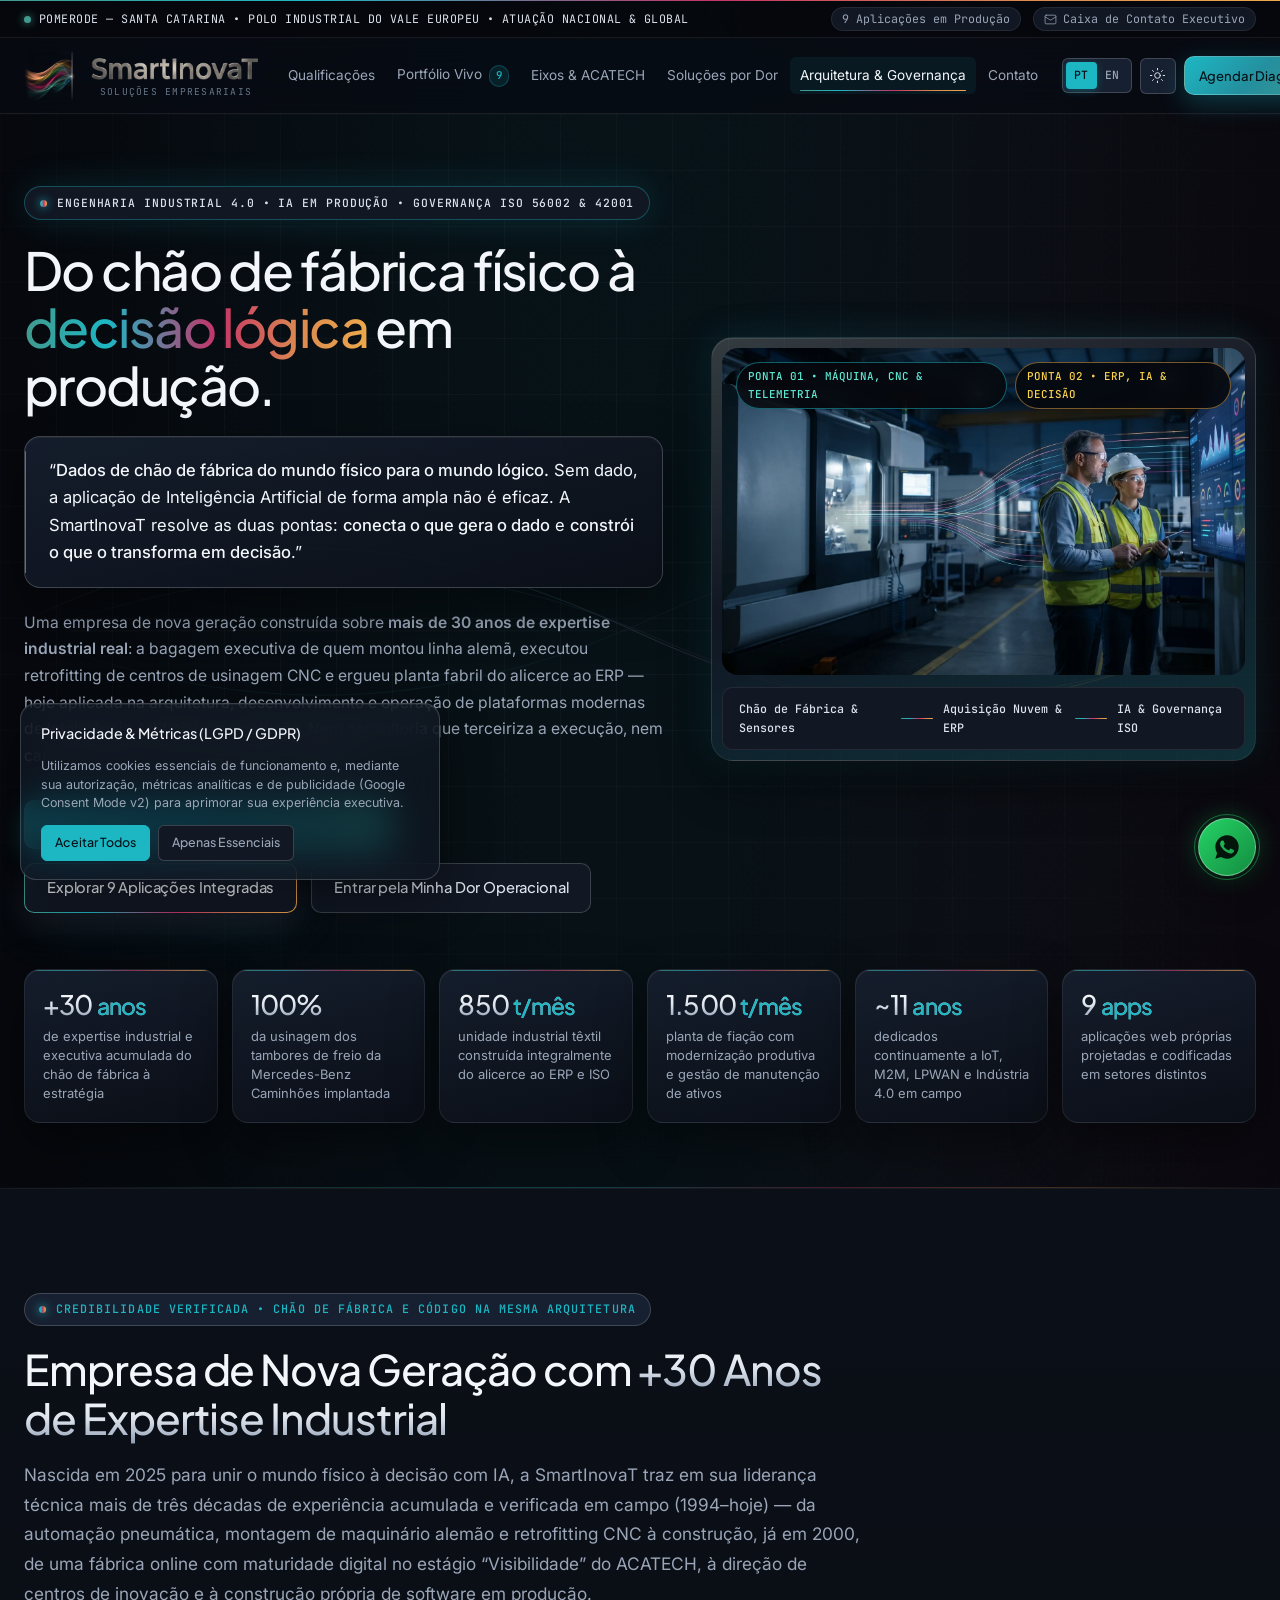
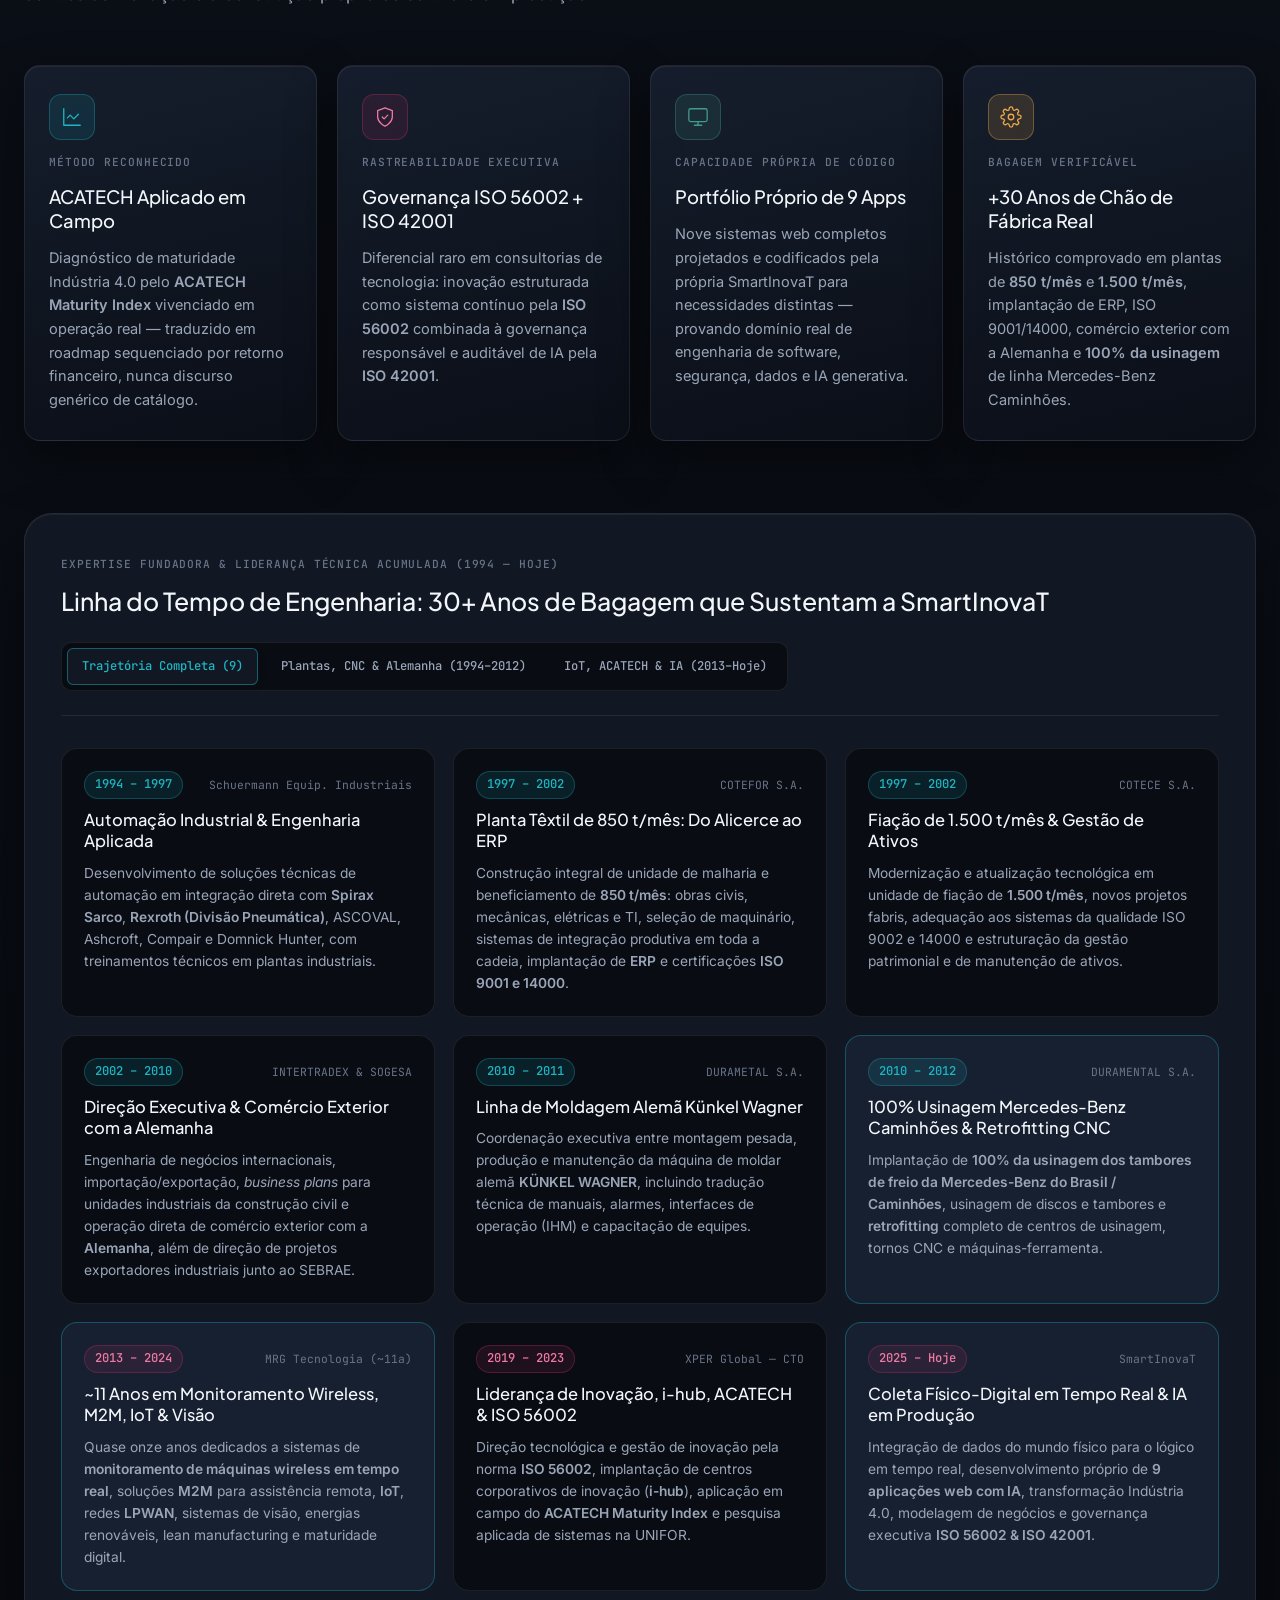
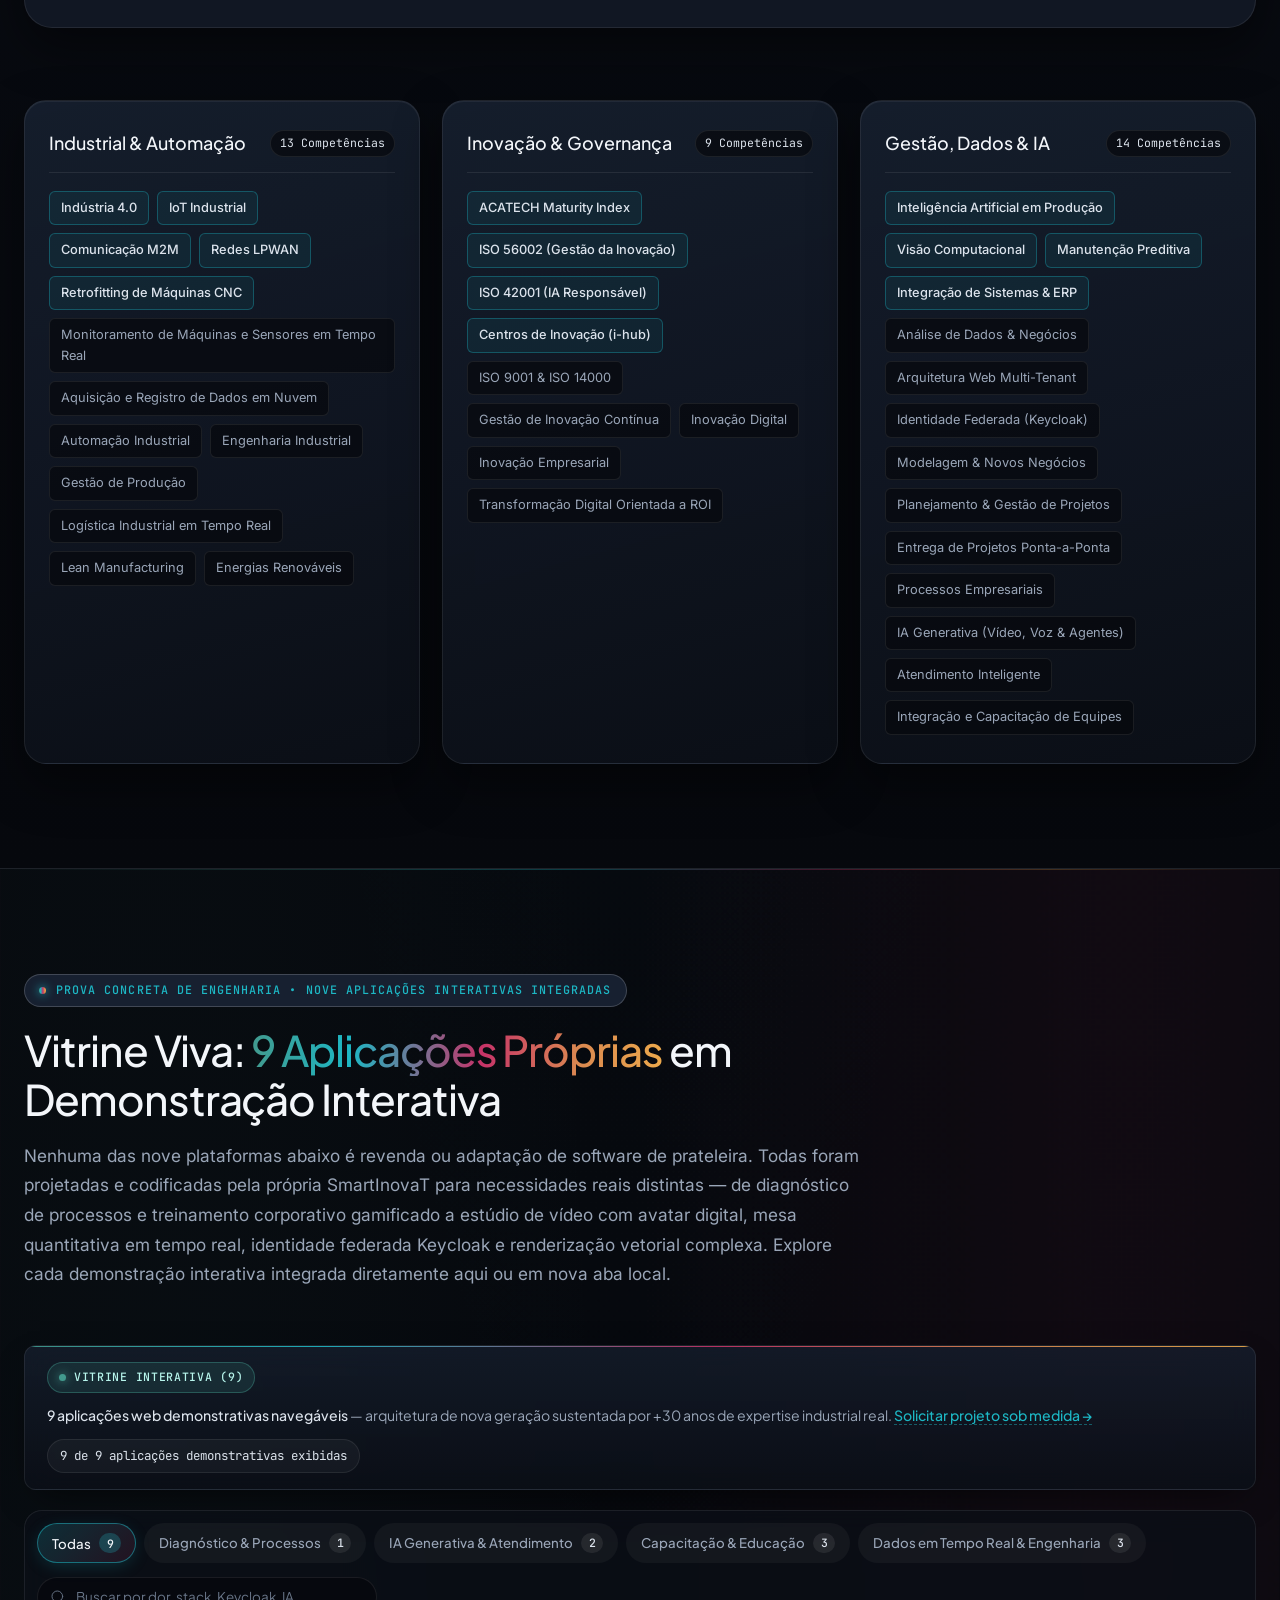
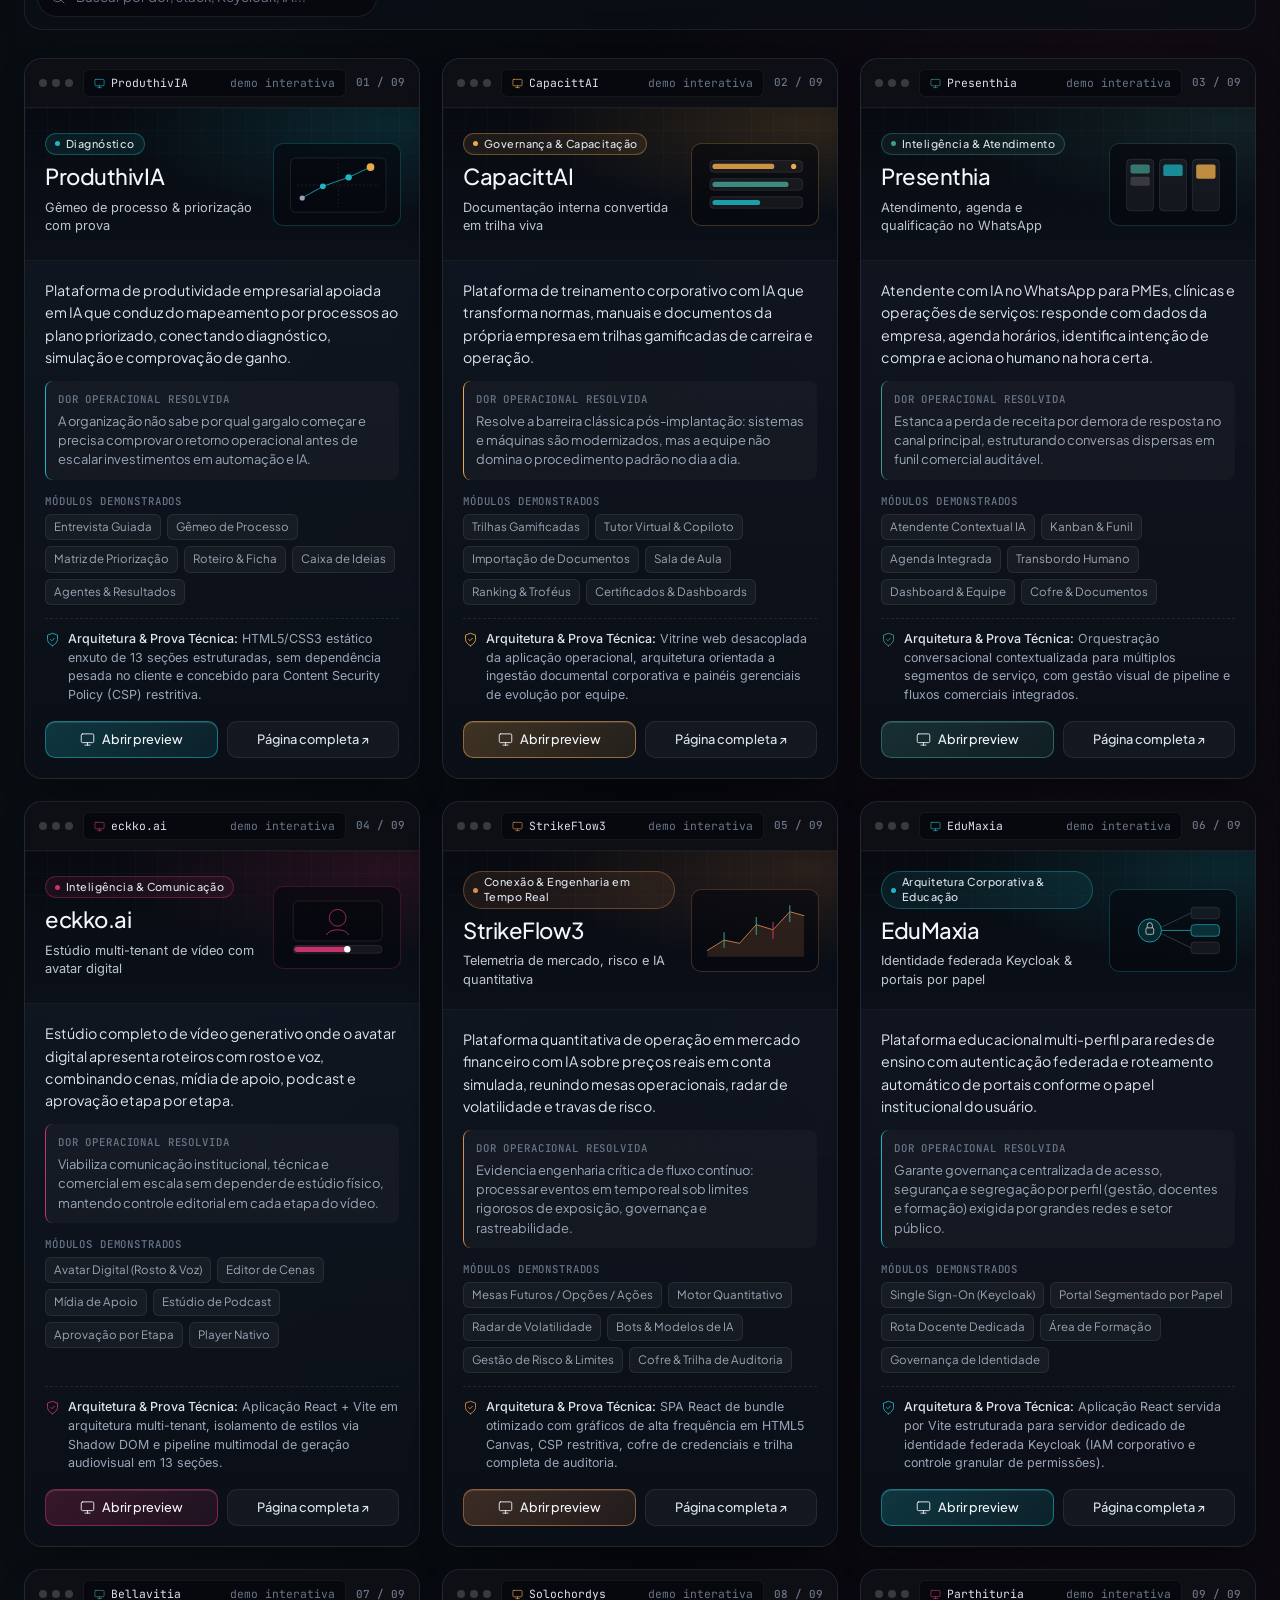
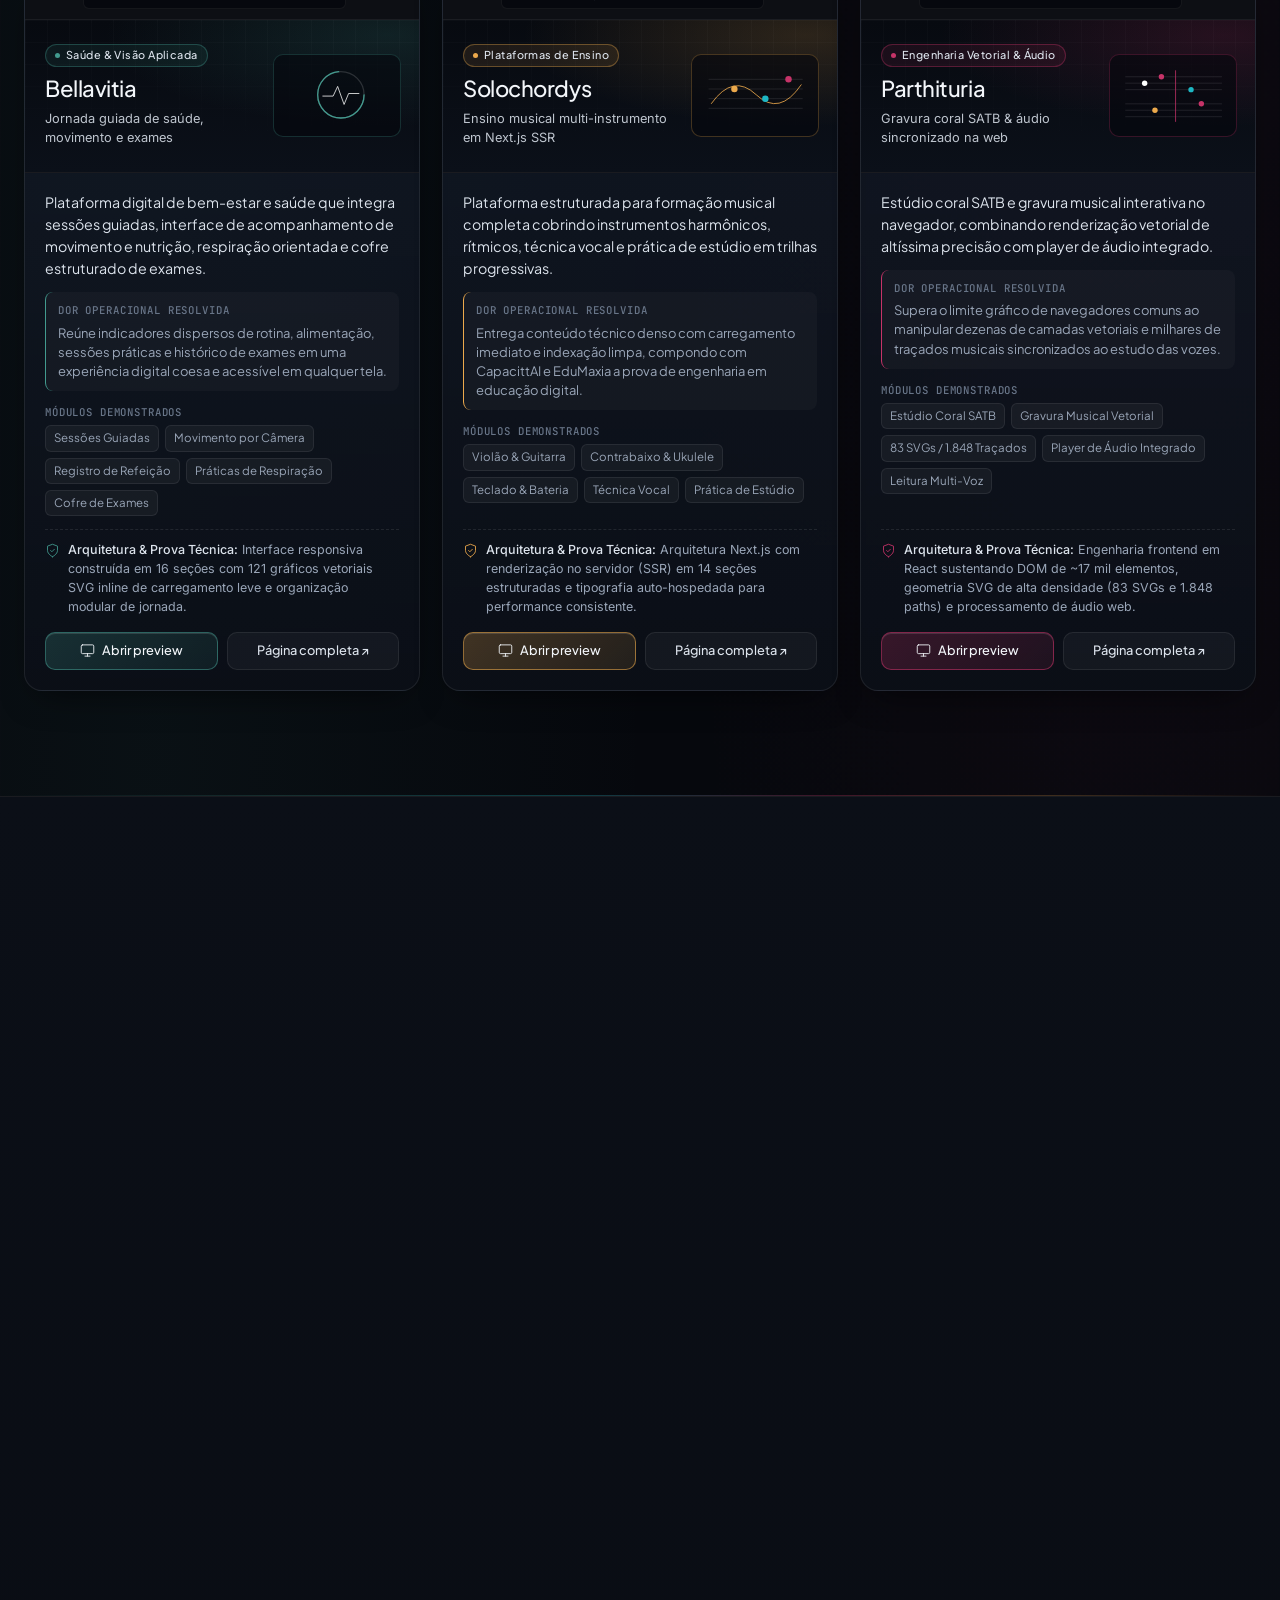
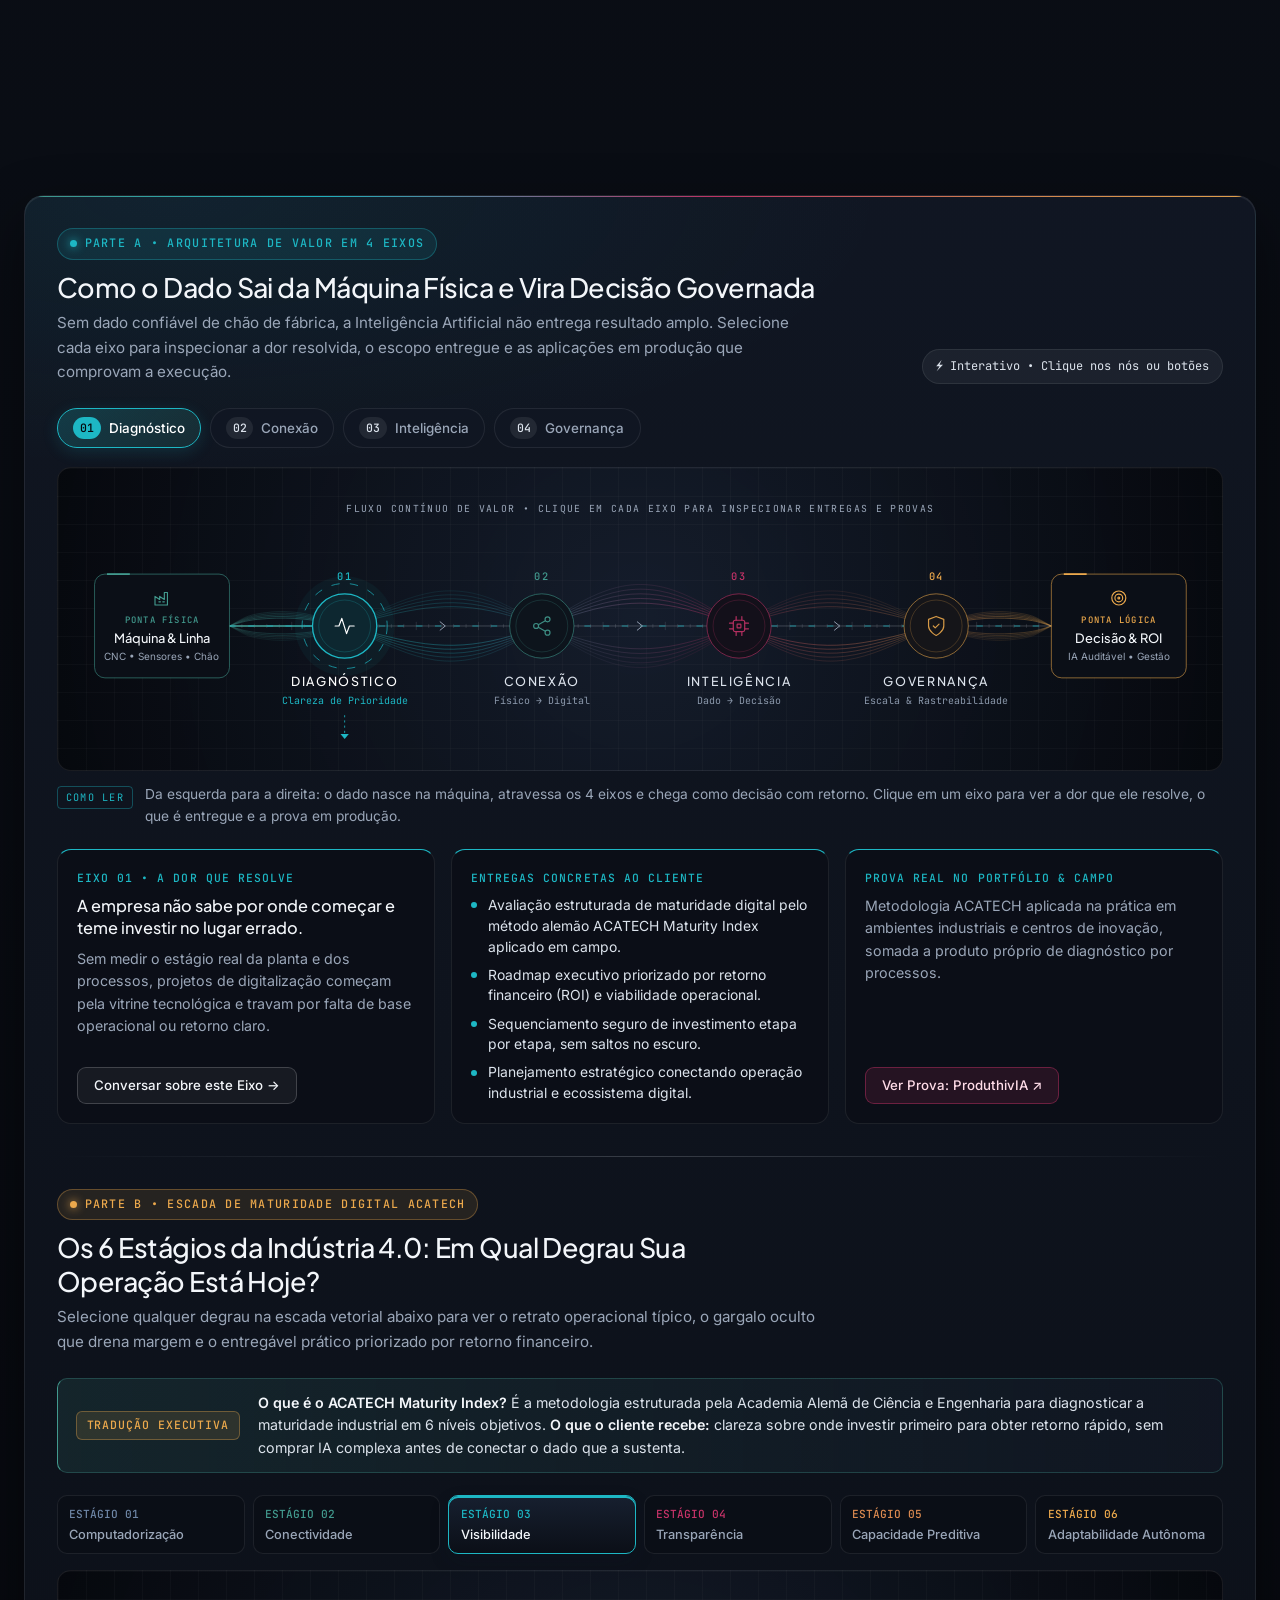
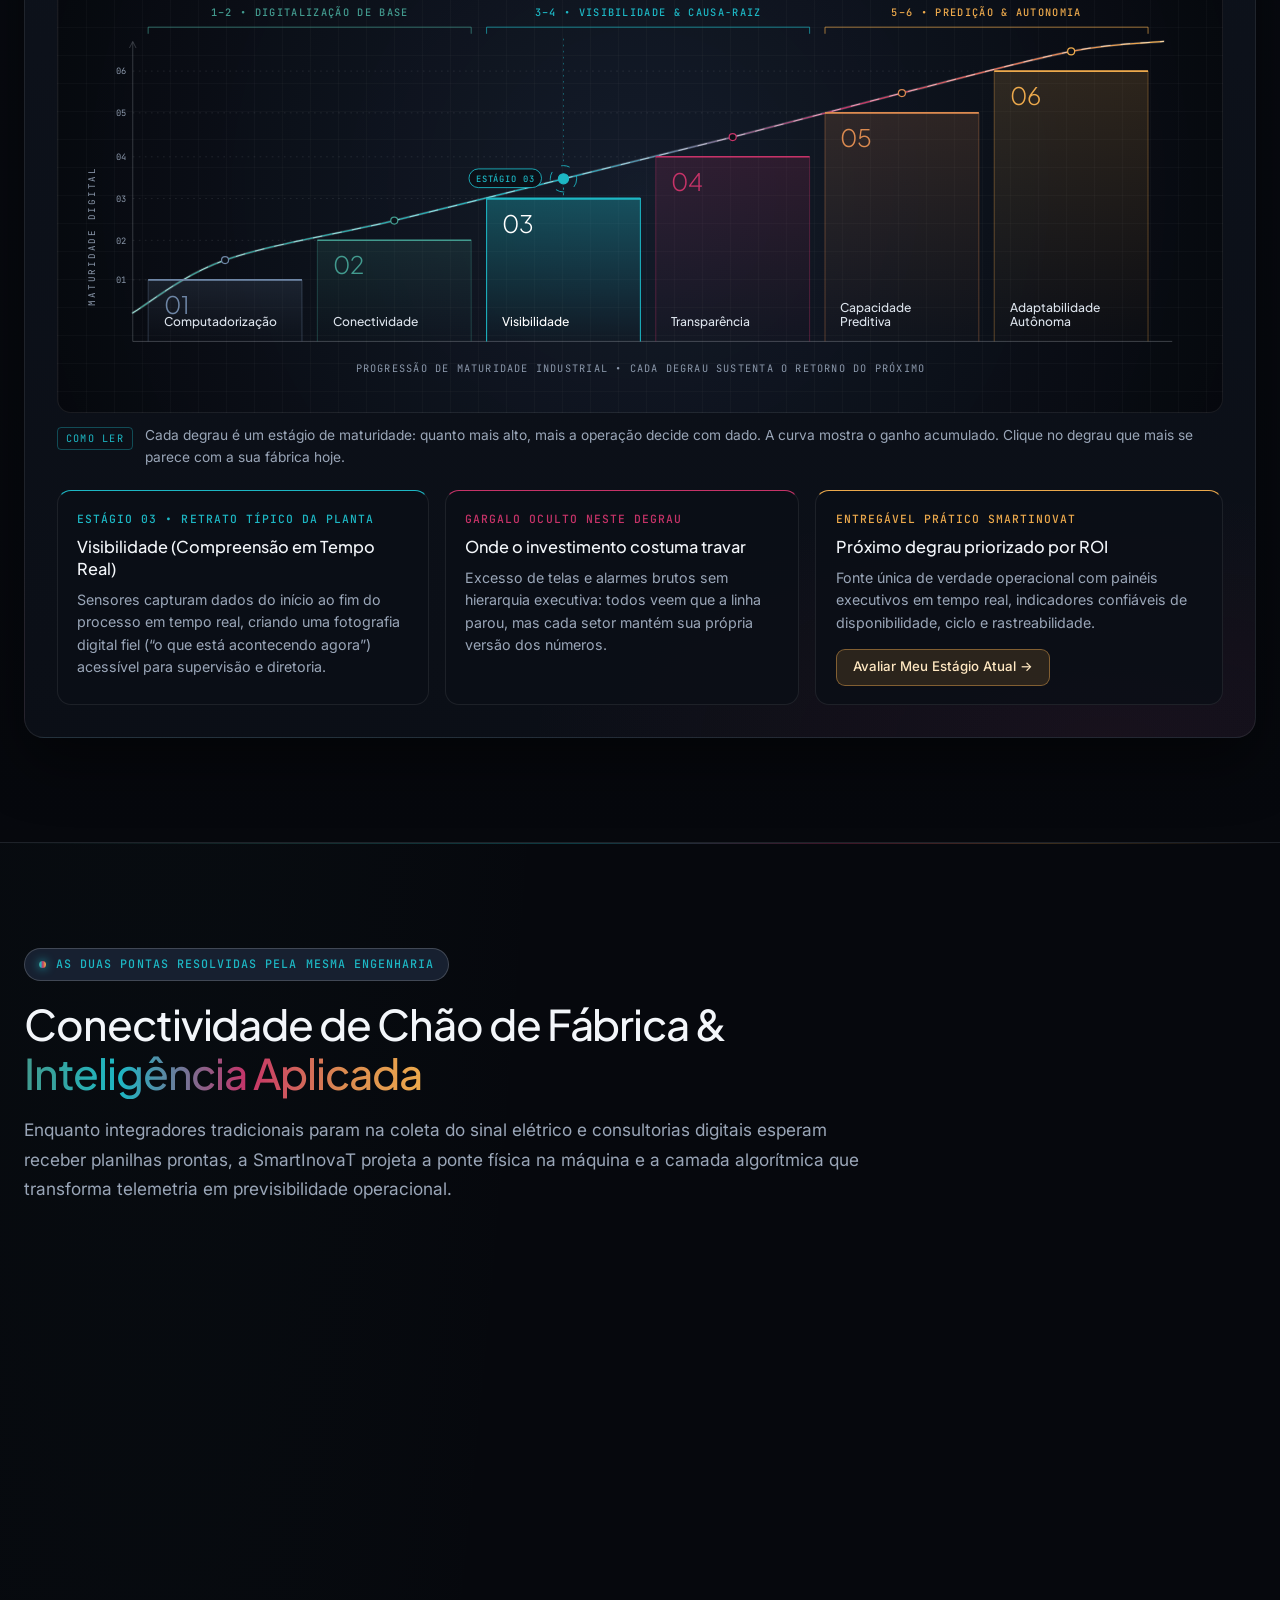
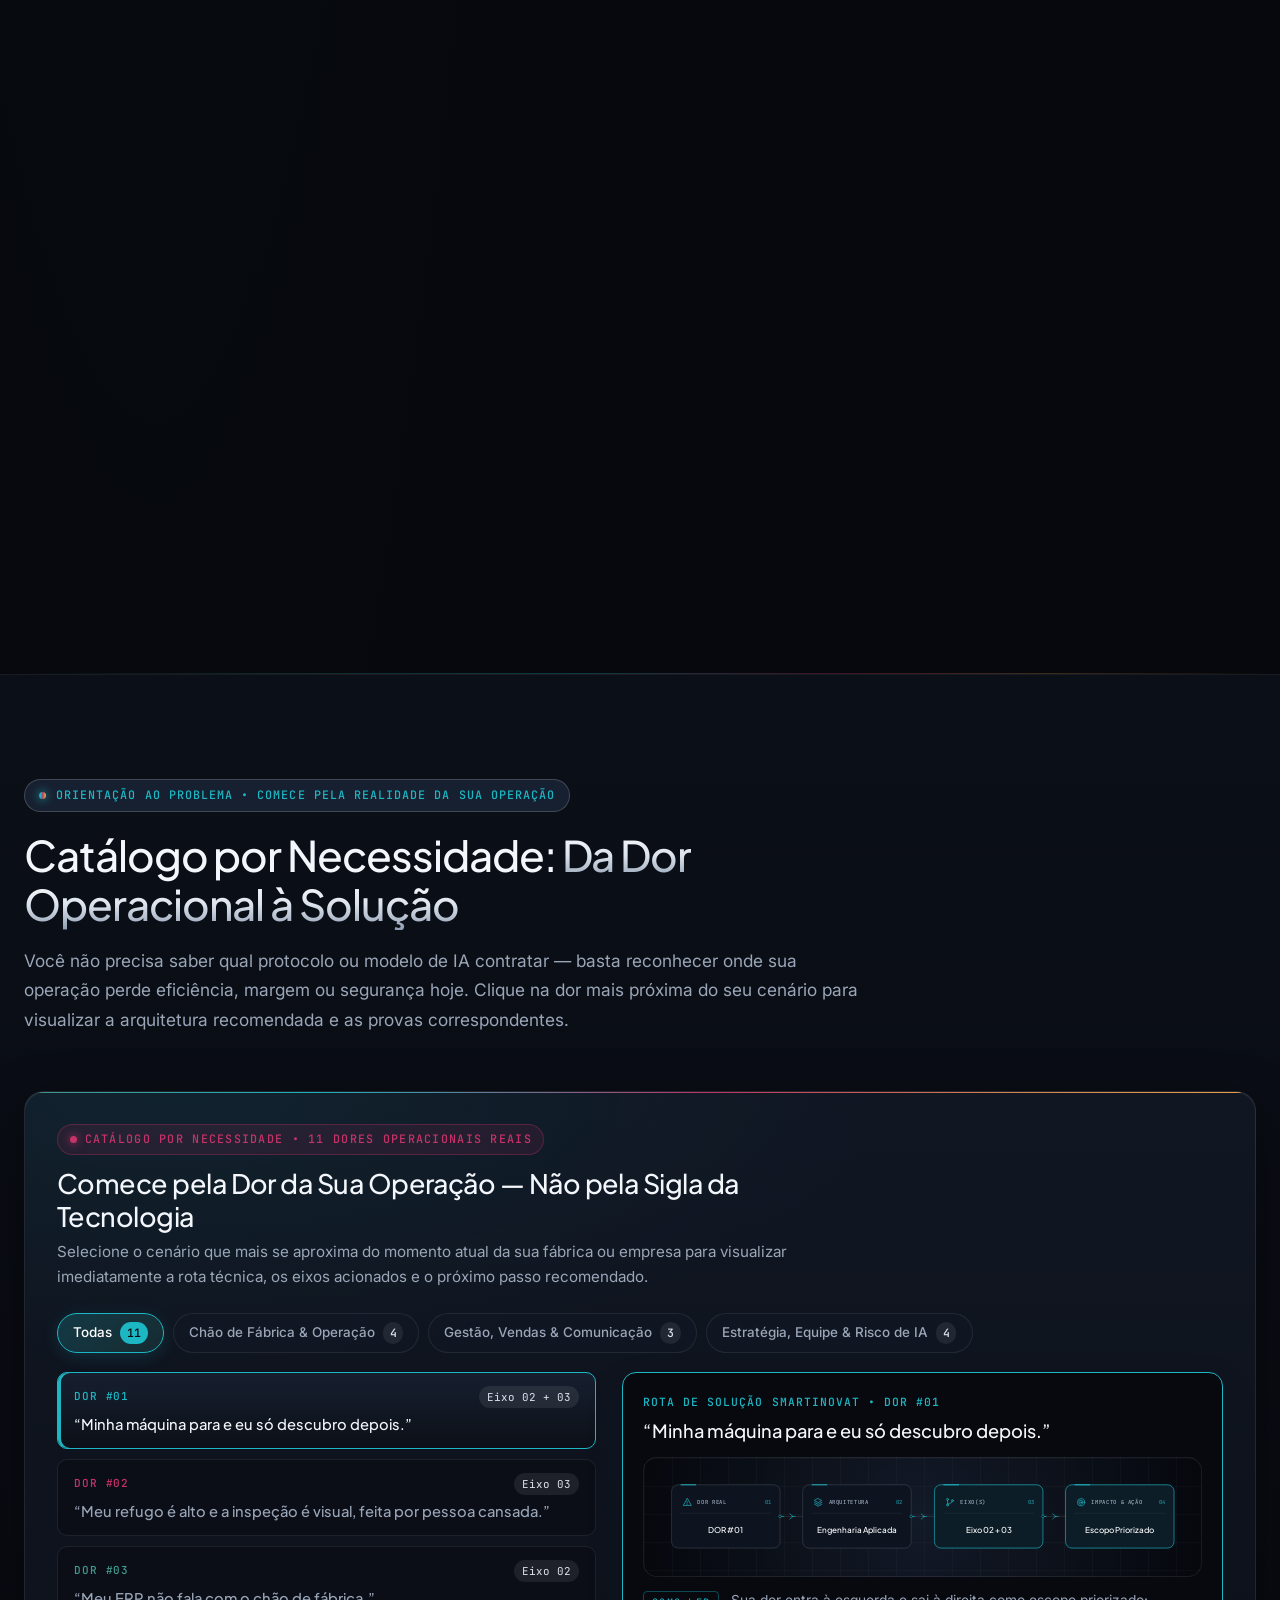
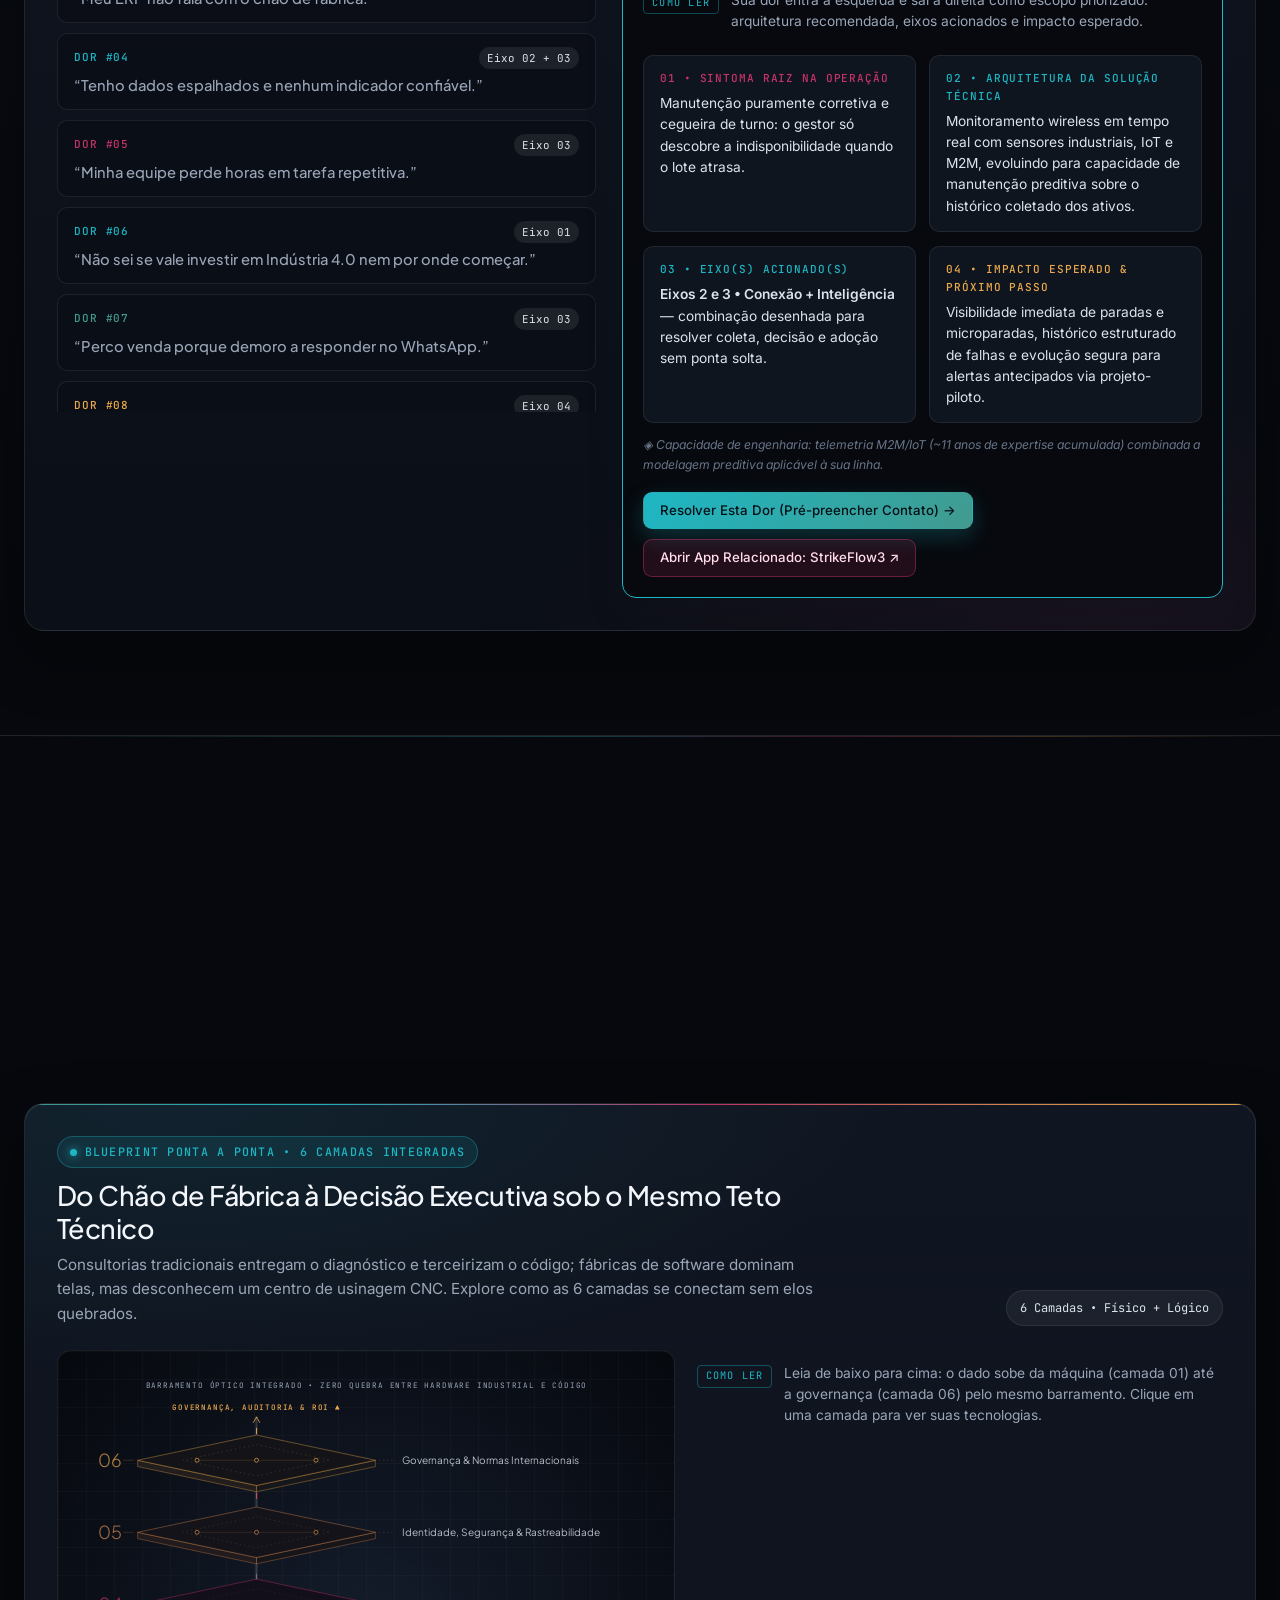
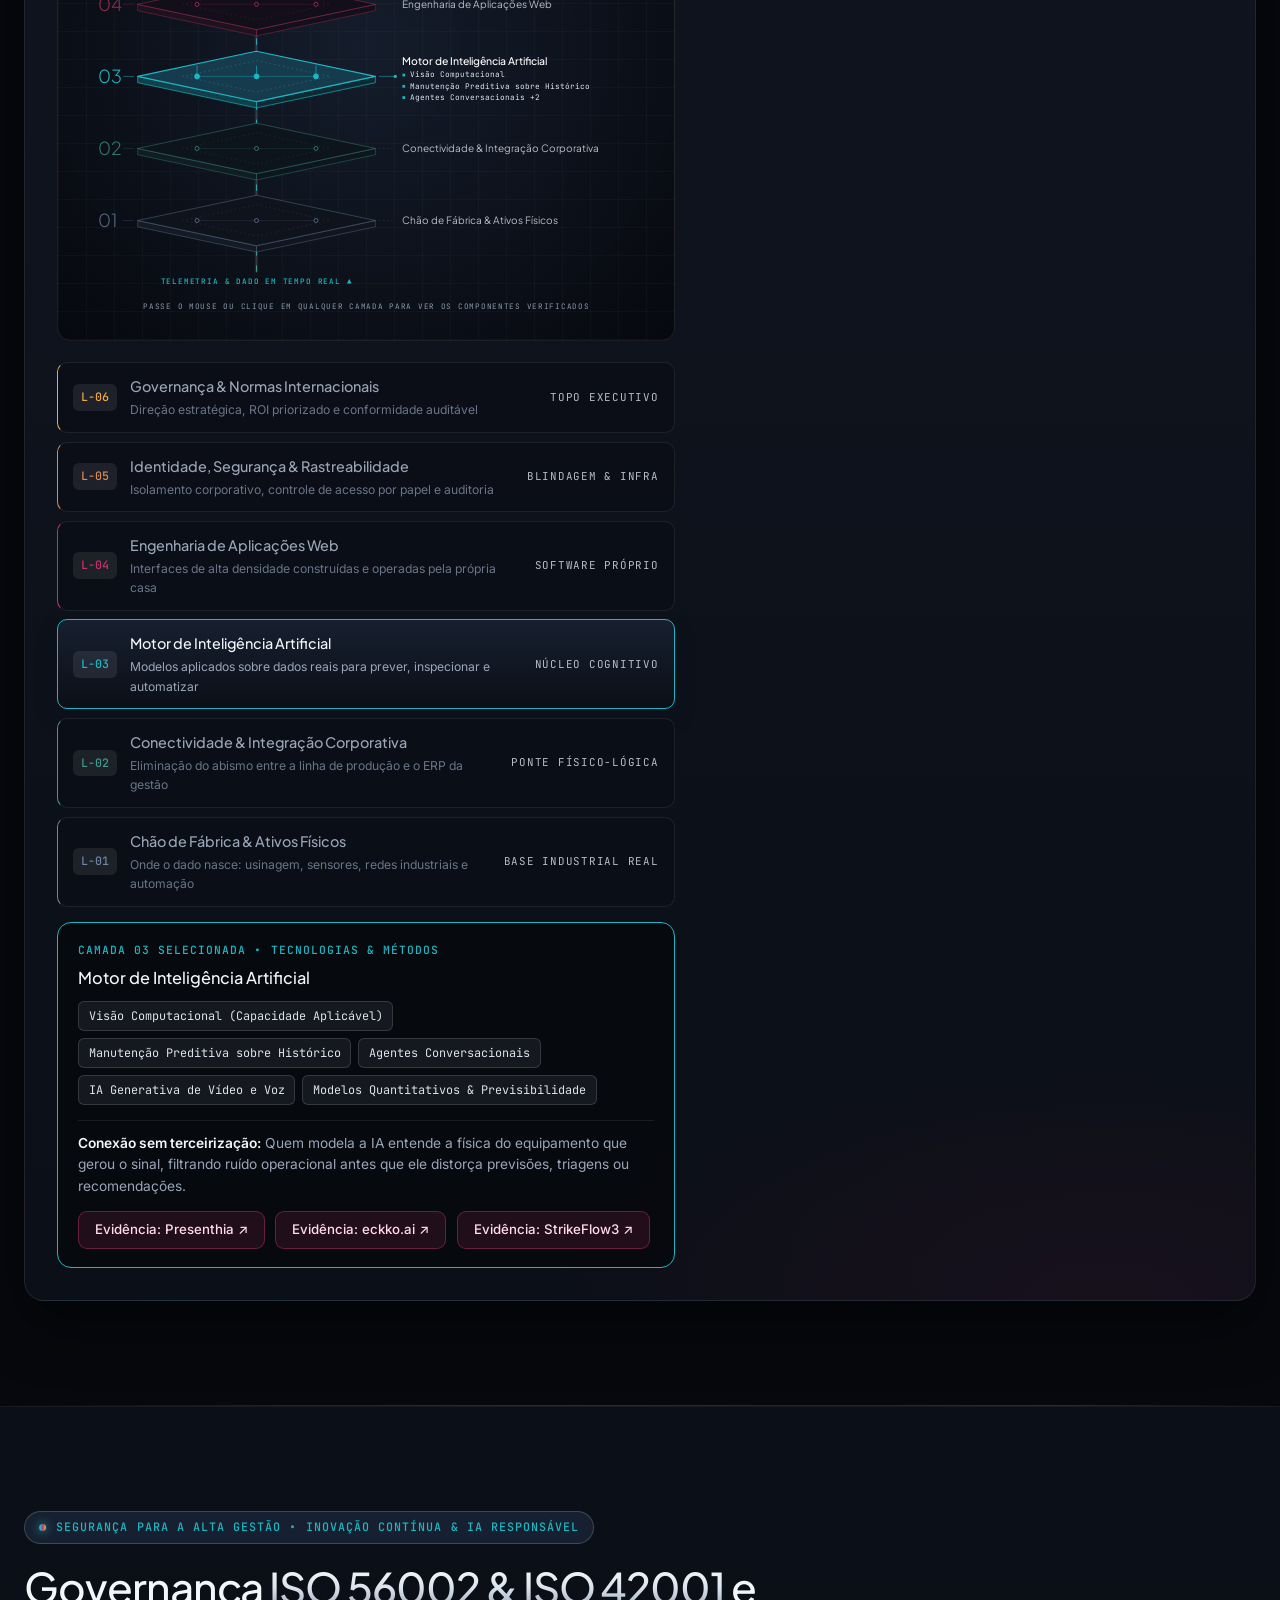
<file: index.html>
<!DOCTYPE html>
<html lang="pt-BR" data-lang="pt" data-theme="dark">
<head>
  <meta charset="UTF-8" />
  <meta name="viewport" content="width=device-width, initial-scale=1.0" />
  <title>SmartInovaT | Consultoria Indústria 4.0, IoT e IA Aplicada</title>
  <meta name="description" content="Consultoria Indústria 4.0, IoT/ERP, método ACATECH, ISO 42001 e IA em produção (+30 anos de expertise). Solicite diagnóstico executivo agora!" />
  <meta name="robots" content="index, follow, max-image-preview:large, max-snippet:-1, max-video-preview:-1" />
  <meta name="theme-color" content="#06080d" />

  <!-- Preload LCP Hero Image (WebP Ultrarrápido) -->
  <link rel="preload" as="image" href="assets/images/foto-hero-fabrica-decisao.webp" type="image/webp" fetchpriority="high" />

  <!-- Geo & Global Indexing Metadata -->
  <meta name="geo.region" content="BR-SC" />
  <meta name="geo.placename" content="Pomerode, Santa Catarina, Brazil" />
  <meta name="geo.position" content="-26.7406;-49.1764" />
  <meta name="ICBM" content="-26.7406, -49.1764" />

  <!-- Canonical & Hreflang Bidirecional Mundial -->
  <link rel="canonical" href="https://www.smartinovat.com/" />
  <link rel="alternate" hreflang="pt-BR" href="https://www.smartinovat.com/" />
  <link rel="alternate" hreflang="pt" href="https://www.smartinovat.com/" />
  <link rel="alternate" hreflang="en" href="https://www.smartinovat.com/en/" />
  <link rel="alternate" hreflang="x-default" href="https://www.smartinovat.com/" />

  <!-- Open Graph / Social -->
  <meta property="og:type" content="website" />
  <meta property="og:locale" content="pt_BR" />
  <meta property="og:locale:alternate" content="en_US" />
  <meta property="og:site_name" content="SmartInovaT" />
  <meta property="og:title" content="SmartInovaT | Dados do Mundo Físico Industrial para a Decisão com IA" />
  <meta property="og:description" content="Empresa de nova geração apoiada em +30 anos de expertise de chão de fábrica: conecta o que gera o dado e constrói o que o transforma em decisão lógica. Método ACATECH, ISO 56002 &amp; 42001 e 9 aplicações próprias no ar." />
  <meta property="og:url" content="https://www.smartinovat.com/" />
  <meta property="og:image" content="https://www.smartinovat.com/assets/images/og-smartinovat.jpg" />

  <!-- Twitter Card -->
  <meta name="twitter:card" content="summary_large_image" />
  <meta name="twitter:title" content="SmartInovaT | Engenharia Industrial 4.0 &amp; IA em Produção" />
  <meta name="twitter:description" content="Dados de chão de fábrica do mundo físico para o mundo lógico. +30 anos de bagagem industrial aplicados em conectividade, software próprio com IA e governança executiva." />
  <meta name="twitter:image" content="https://www.smartinovat.com/assets/images/og-smartinovat.jpg" />

  <!-- Pre-Paint Theme & Google Consent Mode v2 Bootstrap (Google Ads / AdSense / GA4 / GTM Ready) -->
  <script>
    (function () {
      try {
        var savedTheme = localStorage.getItem('smartinovat_theme');
        if (savedTheme === 'light' || savedTheme === 'dark') {
          document.documentElement.setAttribute('data-theme', savedTheme);
        }
      } catch (_e) {}

      window.SMARTINOVAT_ROOT_PREFIX = './';
      window.dataLayer = window.dataLayer || [];
      function gtag() { window.dataLayer.push(arguments); }
      window.gtag = gtag;

      var consentChoice = null;
      try { consentChoice = localStorage.getItem('smartinovat_consent_v2'); } catch (_e2) {}
      var granted = consentChoice === 'granted';

      gtag('consent', 'default', {
        ad_storage: granted ? 'granted' : 'denied',
        ad_user_data: granted ? 'granted' : 'denied',
        ad_personalization: granted ? 'granted' : 'denied',
        analytics_storage: granted ? 'granted' : 'denied',
        functionality_storage: 'granted',
        security_storage: 'granted',
        wait_for_update: 500
      });
    })();
  </script>

  <!-- SVG Favicon — Onda Espectral SmartInovaT -->
  <link rel="icon" type="image/svg+xml" href="data:image/svg+xml,%3Csvg xmlns='http://www.w3.org/2000/svg' viewBox='0 0 64 64'%3E%3Crect width='64' height='64' rx='14' fill='%2306080d'/%3E%3Cdefs%3E%3ClinearGradient id='g' x1='0' y1='0' x2='1' y2='0'%3E%3Cstop offset='0%25' stop-color='%23429a8e'/%3E%3Cstop offset='28%25' stop-color='%231db7c4'/%3E%3Cstop offset='60%25' stop-color='%23c63368'/%3E%3Cstop offset='100%25' stop-color='%23eca94c'/%3E%3C/linearGradient%3E%3C/defs%3E%3Cpath d='M6 34 C16 14, 26 14, 34 34 C42 52, 50 50, 58 28' fill='none' stroke='url(%23g)' stroke-width='4.5' stroke-linecap='round'/%3E%3Cpath d='M4 32 L60 32' stroke='%23dce3ec' stroke-width='2.2' stroke-linecap='round'/%3E%3C/svg%3E" />

  <!-- Google Fonts: Plus Jakarta Sans, Inter & JetBrains Mono -->
  <link rel="preconnect" href="https://fonts.googleapis.com" />
  <link rel="preconnect" href="https://fonts.gstatic.com" crossorigin />
  <link href="https://fonts.googleapis.com/css2?family=Inter:wght@300;400;500;600&amp;family=JetBrains+Mono:wght@300;400;500&amp;family=Plus+Jakarta+Sans:wght@300;400;500;600&amp;display=swap" rel="stylesheet" />

  <!-- Stylesheets de Arquitetura Modular -->
  <link rel="stylesheet" href="assets/css/main.css?v=202611262" />
  <link rel="stylesheet" href="assets/css/portfolio.css?v=202611262" />
  <link rel="stylesheet" href="assets/css/infographics.css?v=202611262" />

  <!-- Schema.org Advanced @graph (Organization, ProfessionalService, WebSite, ItemList 9 Apps, OfferCatalog & FAQPage) -->
  <script type="application/ld+json">
  {
    "@context": "https://schema.org",
    "@graph": [
      {
        "@type": ["Organization", "ProfessionalService"],
        "@id": "https://www.smartinovat.com/#organization",
        "name": "SmartInovaT",
        "alternateName": "SmartInovaT Soluções Empresariais",
        "foundingDate": "2025",
        "url": "https://www.smartinovat.com/",
        "logo": "https://www.smartinovat.com/assets/images/logo-smartinovat-convergencia.jpg",
        "image": "https://www.smartinovat.com/assets/images/og-smartinovat.jpg",
        "description": "Dados de chão de fábrica do mundo físico para o mundo lógico. Empresa de nova geração construída sobre mais de 30 anos de expertise em engenharia industrial, conectividade IoT/M2M/LPWAN ao ERP, aplicações próprias de Inteligência Artificial em produção e governança executiva pelo ACATECH Maturity Index, ISO 56002 e ISO 42001.",
        "telephone": "+55-85-98787-5886",
        "priceRange": "$$$",
        "address": {
          "@type": "PostalAddress",
          "streetAddress": "Rua Presidente Costa e Silva, 203 - Testo Rega",
          "addressLocality": "Pomerode",
          "addressRegion": "SC",
          "addressCountry": "BR"
        },
        "geo": {
          "@type": "GeoCoordinates",
          "latitude": -26.7406,
          "longitude": -49.1764
        },
        "areaServed": [
          { "@type": "Country", "name": "Brazil" },
          { "@type": "Place", "name": "Worldwide" }
        ],
        "contactPoint": [
          {
            "@type": "ContactPoint",
            "contactType": "Atendimento Executivo e Engenharia",
            "telephone": "+55-85-98787-5886",
            "url": "https://www.smartinovat.com/#contato",
            "availableLanguage": ["Portuguese", "English", "German"]
          }
        ],
        "hasOfferCatalog": {
          "@type": "OfferCatalog",
          "name": "Soluções de Indústria 4.0, Conectividade, IA e Governança",
          "itemListElement": [
            { "@type": "Offer", "itemOffered": { "@type": "Service", "name": "Diagnóstico de Maturidade Indústria 4.0 (ACATECH Maturity Index)" } },
            { "@type": "Offer", "itemOffered": { "@type": "Service", "name": "Conectividade Chão de Fábrica, IoT, M2M, LPWAN, Retrofitting CNC e Integração ERP" } },
            { "@type": "Offer", "itemOffered": { "@type": "Service", "name": "Engenharia de Inteligência Artificial, Visão Computacional e Manutenção Preditiva" } },
            { "@type": "Offer", "itemOffered": { "@type": "Service", "name": "Governança Executiva ISO 56002 (Inovação) e ISO 42001 (IA Responsável)" } },
            { "@type": "Offer", "itemOffered": { "@type": "Service", "name": "Desenvolvimento de Aplicações Web e IA Sob Medida" } }
          ]
        }
      },
      {
        "@type": "WebSite",
        "@id": "https://www.smartinovat.com/#website",
        "url": "https://www.smartinovat.com/",
        "name": "SmartInovaT",
        "inLanguage": ["pt-BR", "en"],
        "publisher": { "@id": "https://www.smartinovat.com/#organization" }
      },
      {
        "@type": "ItemList",
        "@id": "https://www.smartinovat.com/#portfolio-list",
        "name": "Portfólio de 9 Aplicações Web Próprias em Produção — SmartInovaT",
        "numberOfItems": 9,
        "itemListElement": [
          { "@type": "ListItem", "position": 1, "item": { "@type": "SoftwareApplication", "name": "ProduthivIA", "applicationCategory": "BusinessApplication", "operatingSystem": "Web", "description": "Diagnóstico, gêmeo de processo e matriz de priorização apoiados em IA." } },
          { "@type": "ListItem", "position": 2, "item": { "@type": "SoftwareApplication", "name": "CapacittAI", "applicationCategory": "EducationalApplication", "operatingSystem": "Web", "description": "Treinamento corporativo gamificado com IA a partir da documentação da empresa." } },
          { "@type": "ListItem", "position": 3, "item": { "@type": "SoftwareApplication", "name": "Presenthia", "applicationCategory": "BusinessApplication", "operatingSystem": "Web", "description": "Atendimento com IA no WhatsApp, qualificação comercial, agenda e funil." } },
          { "@type": "ListItem", "position": 4, "item": { "@type": "SoftwareApplication", "name": "eckko.ai", "applicationCategory": "MultimediaApplication", "operatingSystem": "Web", "description": "Estúdio multi-tenant de vídeo com avatar digital, voz e aprovação por etapas." } },
          { "@type": "ListItem", "position": 5, "item": { "@type": "SoftwareApplication", "name": "StrikeFlow3", "applicationCategory": "FinanceApplication", "operatingSystem": "Web", "description": "Engenharia quantitativa em tempo real com IA sobre preços reais em conta simulada." } },
          { "@type": "ListItem", "position": 6, "item": { "@type": "SoftwareApplication", "name": "EduMaxia", "applicationCategory": "EducationalApplication", "operatingSystem": "Web", "description": "Plataforma educacional multi-perfil com autenticação federada Keycloak." } },
          { "@type": "ListItem", "position": 7, "item": { "@type": "SoftwareApplication", "name": "Bellavitia", "applicationCategory": "HealthApplication", "operatingSystem": "Web", "description": "Plataforma digital de bem-estar, sessões guiadas e cofre estruturado de exames." } },
          { "@type": "ListItem", "position": 8, "item": { "@type": "SoftwareApplication", "name": "Solochordys", "applicationCategory": "EducationalApplication", "operatingSystem": "Web", "description": "Plataforma SSR em Next.js para ensino musical multi-instrumento e estúdio." } },
          { "@type": "ListItem", "position": 9, "item": { "@type": "SoftwareApplication", "name": "Parthituria", "applicationCategory": "MultimediaApplication", "operatingSystem": "Web", "description": "Estúdio coral SATB e gravura musical vetorial de alta densidade com player integrado." } }
        ]
      },
      {
        "@type": "FAQPage",
        "@id": "https://www.smartinovat.com/#faq-schema",
        "mainEntity": [
          {
            "@type": "Question",
            "name": "Por onde começar quando a indústria ainda não tem máquinas conectadas nem indicadores confiáveis?",
            "acceptedAnswer": {
              "@type": "Answer",
              "text": "Pelo Diagnóstico de Maturidade Digital baseado no método alemão ACATECH Maturity Index. De escopo fechado e sem compromisso de continuidade, ele audita os 6 estágios da operação, identifica onde o dado morre hoje e entrega um roadmap priorizado por retorno financeiro (ROI) junto ao desenho de um projeto-piloto de baixo risco."
            }
          },
          {
            "@type": "Question",
            "name": "É possível conectar centros de usinagem CNC e máquinas legadas ao ERP sem trocar o parque fabril?",
            "acceptedAnswer": {
              "@type": "Answer",
              "text": "Sim. Por meio de retrofitting técnico, sensores industriais não invasivos, comunicação M2M e redes sem fio de longo alcance (LPWAN/IoT), coletamos sinais operacionais de equipamentos legados em tempo real e integramos diretamente à nuvem e ao ERP corporativo."
            }
          },
          {
            "@type": "Question",
            "name": "Qual a diferença da SmartInovaT frente a consultorias tradicionais e fábricas de software?",
            "acceptedAnswer": {
              "@type": "Answer",
              "text": "A SmartInovaT é uma empresa de nova geração construída sobre mais de 30 anos de expertise industrial real — incluindo plantas de 850 t/mês e 1.500 t/mês, linhas alemãs e 100% da usinagem de tambores de freio para caminhões pesados — combinada à capacidade própria de projetar, codificar e operar 9 aplicações web com IA em produção."
            }
          },
          {
            "@type": "Question",
            "name": "O que a empresa recebe na prática com a governança pelas normas ISO 56002 e ISO 42001?",
            "acceptedAnswer": {
              "@type": "Answer",
              "text": "Com a ISO 56002, a inovação deixa de depender de eventos isolados e torna-se um processo contínuo com funil e métricas. Com a ISO 42001, o uso corporativo de Inteligência Artificial passa a contar com políticas claras, gestão de risco, segurança e rastreabilidade auditável."
            }
          },
          {
            "@type": "Question",
            "name": "A SmartInovaT desenvolve aplicações sob medida para outros setores além da indústria?",
            "acceptedAnswer": {
              "@type": "Answer",
              "text": "Sim. As 9 aplicações próprias em produção abrangem produtividade por processos, capacitação corporativa, atendimento via WhatsApp, vídeo generativo com avatar, engenharia quantitativa em tempo real, educação federada (Keycloak), saúde e áudio vetorial. Qualquer problema envolvendo dado, processo ou decisão pode ser desenvolvido sob medida."
            }
          }
        ]
      }
    ]
  }
  </script>
</head>
<body id="topo">
  <a href="#conteudo-principal" class="skip-link" data-i18n="skip_link">Ir para o conteúdo principal</a>
  <div id="live-announcer" class="sr-only" aria-live="polite" aria-atomic="true"></div>

  <!-- 1. TOP RIBBON + HEADER FIXO GLASSMORPHIC -->
  <div class="spectrum-bar" aria-hidden="true"></div>
  <div class="top-ribbon">
    <div class="container top-ribbon__inner">
      <div class="top-ribbon__location">
        <span class="top-ribbon__pulse" aria-hidden="true"></span>
        <span data-i18n="ribbon_location">POMERODE — SANTA CATARINA • POLO INDUSTRIAL DO VALE EUROPEU • ATUAÇÃO NACIONAL &amp; GLOBAL</span>
      </div>
      <div class="top-ribbon__contacts">
        <a class="ribbon-chip" href="#portfolio">
          <span data-i18n="ribbon_apps">9 Aplicações em Produção</span>
        </a>
        <a class="ribbon-chip" href="#contato">
          <svg width="13" height="13" viewBox="0 0 24 24" fill="none" stroke="currentColor" stroke-width="2" aria-hidden="true"><rect x="2" y="4" width="20" height="16" rx="2"/><path d="m22 7-8.97 5.7a1.94 1.94 0 0 1-2.06 0L2 7"/></svg>
          <span data-i18n="ribbon_contact">Caixa de Contato Executivo</span>
        </a>
      </div>
    </div>
  </div>

  <header class="site-header" id="site-header">
    <div class="container site-header__inner">
      <a href="#topo" class="brand-logo" aria-label="SmartInovaT">
        <img class="brand-logo__mark-img" src="assets/images/logo-header-marca.webp?v=3" alt="" width="52" height="50" decoding="async" />
        <div class="brand-logo__text">
          <img class="brand-logo__name-img" src="assets/images/logo-header-nome.webp?v=2" alt="SmartInovaT" width="176" height="30" decoding="async" />
          <span class="brand-logo__sub" data-i18n="brand_sub">Soluções Empresariais</span>
        </div>
      </a>

      <nav class="primary-nav" id="primary-nav" aria-label="Navegação principal" data-i18n-aria="nav_aria">
        <a href="#qualificacoes" class="nav-link" data-i18n="nav_qualifications">Qualificações</a>
        <a href="#portfolio" class="nav-link"><span data-i18n="nav_portfolio">Portfólio Vivo</span> <span class="nav-badge">9</span></a>
        <a href="#eixos-acatech" class="nav-link" data-i18n="nav_axes">Eixos &amp; ACATECH</a>
        <a href="#catalogo-dores" class="nav-link" data-i18n="nav_pains">Soluções por Dor</a>
        <a href="#arquitetura" class="nav-link" data-i18n="nav_arch">Arquitetura &amp; Governança</a>
        <a href="#contato" class="nav-link" data-i18n="nav_contact">Contato</a>
      </nav>

      <div class="header-actions">
        <!-- Seletor Bilíngue PT | EN -->
        <div class="lang-switch" role="group" aria-label="Selecionar idioma / Select language">
          <button type="button" class="lang-switch__btn is-active" data-set-lang="pt" aria-pressed="true" title="Português (Brasil)">PT</button>
          <button type="button" class="lang-switch__btn" data-set-lang="en" aria-pressed="false" title="English (Global)">EN</button>
        </div>

        <!-- Alternador de Tema Claro / Escuro -->
        <button type="button" class="theme-toggle-btn" id="theme-toggle-btn" aria-label="Alternar modo claro ou escuro" data-i18n-aria="theme_toggle_aria" title="Modo Claro / Escuro">
          <!-- Ícone Sol (exibido no modo escuro para mudar para claro) -->
          <svg class="theme-icon-sun" width="17" height="17" viewBox="0 0 24 24" fill="none" stroke="currentColor" stroke-width="2" stroke-linecap="round" aria-hidden="true"><circle cx="12" cy="12" r="4"/><path d="M12 2v2"/><path d="M12 20v2"/><path d="m4.93 4.93 1.41 1.41"/><path d="m17.66 17.66 1.41 1.41"/><path d="M2 12h2"/><path d="M20 12h2"/><path d="m6.34 17.66-1.41 1.41"/><path d="m19.07 4.93-1.41 1.41"/></svg>
          <!-- Ícone Lua (exibido no modo claro para mudar para escuro) -->
          <svg class="theme-icon-moon" width="17" height="17" viewBox="0 0 24 24" fill="none" stroke="currentColor" stroke-width="2" stroke-linecap="round" aria-hidden="true"><path d="M12 3a6 6 0 0 0 9 9 9 9 0 1 1-9-9Z"/></svg>
        </button>

        <button type="button" class="btn btn--primary btn--sm" data-prefill-topic="Diagnóstico ACATECH" data-i18n="header_cta">
          Agendar Diagnóstico
        </button>

        <button type="button" class="mobile-menu-toggle" id="mobile-menu-toggle" aria-expanded="false" aria-controls="primary-nav" aria-label="Abrir menu de navegação">
          <svg width="21" height="21" viewBox="0 0 24 24" fill="none" stroke="currentColor" stroke-width="2" stroke-linecap="round"><line x1="3" y1="6" x2="21" y2="6"/><line x1="3" y1="12" x2="21" y2="12"/><line x1="3" y1="18" x2="21" y2="18"/></svg>
        </button>
      </div>
    </div>
  </header>

  <main id="conteudo-principal">
    <!-- 2. HERO CINEMATOGRÁFICO -->
    <section class="hero" aria-labelledby="hero-heading">
      <svg class="hero__ambient-wave" viewBox="0 0 1440 380" fill="none" xmlns="http://www.w3.org/2000/svg" aria-hidden="true">
        <defs>
          <linearGradient id="heroWaveGrad" x1="0" y1="190" x2="1440" y2="190" gradientUnits="userSpaceOnUse">
            <stop offset="0%" stop-color="#429a8e" stop-opacity="0" />
            <stop offset="18%" stop-color="#429a8e" />
            <stop offset="38%" stop-color="#1db7c4" />
            <stop offset="62%" stop-color="#c63368" />
            <stop offset="82%" stop-color="#eca94c" />
            <stop offset="100%" stop-color="#eca94c" stop-opacity="0" />
          </linearGradient>
        </defs>
        <path d="M0 195 C260 60, 460 75, 720 195 C980 315, 1180 295, 1440 165" stroke="url(#heroWaveGrad)" stroke-width="1" />
        <path d="M0 205 C290 105, 500 95, 750 205 C1010 320, 1210 260, 1440 185" stroke="url(#heroWaveGrad)" stroke-width="0.7" opacity="0.65" />
        <path d="M0 185 C260 295, 490 290, 740 175 C990 60, 1190 100, 1440 205" stroke="url(#heroWaveGrad)" stroke-width="0.7" opacity="0.5" />
        <line x1="80" y1="192" x2="1360" y2="192" stroke="#dce3ec" stroke-opacity="0.22" stroke-width="0.7" />
      </svg>

      <div class="container">
        <div class="hero__grid">
          <div class="hero__content reveal-item">
            <div class="hero__badge">
              <span class="eyebrow__dot" aria-hidden="true"></span>
              <span data-i18n="hero_badge">ENGENHARIA INDUSTRIAL 4.0 • IA EM PRODUÇÃO • GOVERNANÇA ISO 56002 &amp; 42001</span>
            </div>

            <h1 class="hero__title" id="hero-heading" data-i18n-html="hero_title_html">
              Do chão de fábrica físico à <span class="text-spectrum">decisão lógica</span> em produção.
            </h1>

            <blockquote class="hero__positioning-box">
              <p class="hero__positioning-quote" data-i18n-html="hero_quote_html">
                “<strong>Dados de chão de fábrica do mundo físico para o mundo lógico.</strong> Sem dado, a aplicação de Inteligência Artificial de forma ampla não é eficaz. A SmartInovaT resolve as duas pontas: <strong>conecta o que gera o dado</strong> e <strong>constrói o que o transforma em decisão</strong>.”
              </p>
            </blockquote>

            <p class="hero__subcopy" data-i18n-html="hero_subcopy_html">
              Uma empresa de nova geração construída sobre <strong>mais de 30 anos de expertise industrial real</strong>: a bagagem executiva de quem montou linha alemã, executou retrofitting de centros de usinagem CNC e ergueu planta fabril do alicerce ao ERP — hoje aplicada na arquitetura, desenvolvimento e operação de plataformas modernas de Inteligência Artificial em produção. Nem consultoria que terceiriza a execução, nem casa de software que desconhece a máquina.
            </p>

            <div class="hero__cta-row">
              <button type="button" class="btn btn--primary" data-prefill-topic="Diagnóstico ACATECH">
                <span data-i18n="hero_cta_1">Solicitar Diagnóstico de Maturidade Digital</span>
                <svg width="17" height="17" viewBox="0 0 24 24" fill="none" stroke="currentColor" stroke-width="2.4" aria-hidden="true"><path d="M5 12h14"/><path d="m12 5 7 7-7 7"/></svg>
              </button>
              <a href="#portfolio" class="btn btn--spectrum">
                <span data-i18n="hero_cta_2">Explorar 9 Aplicações em Produção</span>
              </a>
              <a href="#catalogo-dores" class="btn btn--ghost">
                <span data-i18n="hero_cta_3">Entrar pela Minha Dor Operacional</span>
              </a>
            </div>
          </div>

          <div class="hero-visual reveal-item">
            <div class="hero-visual__frame">
              <div class="hero-visual__viewport">
                <picture>
                  <source srcset="assets/images/foto-hero-fabrica-decisao.webp" type="image/webp" />
                  <img
                    src="assets/images/foto-hero-fabrica-decisao.jpg"
                    alt="Gestor e engenheira acompanham em um painel os dados que fluem de um centro de usinagem CNC em operação, no chão de fábrica"
                    data-i18n-alt="hero_img_alt"
                    class="hero-visual__img"
                    width="1600"
                    height="1000"
                    fetchpriority="high"
                    decoding="async"
                  />
                </picture>
                <div class="hero-visual__hud-top">
                  <span class="hud-pill hud-pill--cyan" data-i18n="hero_hud_1">PONTA 01 • MÁQUINA, CNC &amp; TELEMETRIA</span>
                  <span class="hud-pill hud-pill--amber" data-i18n="hero_hud_2">PONTA 02 • ERP, IA &amp; DECISÃO</span>
                </div>
              </div>
              <div class="hero-visual__bridge-bar">
                <span class="bridge-node" data-i18n="hero_bridge_1">Chão de Fábrica &amp; Sensores</span>
                <span class="bridge-line" aria-hidden="true"></span>
                <span class="bridge-node" data-i18n="hero_bridge_2">Aquisição Nuvem &amp; ERP</span>
                <span class="bridge-line" aria-hidden="true"></span>
                <span class="bridge-node" data-i18n="hero_bridge_3">IA &amp; Governança ISO</span>
              </div>
            </div>
          </div>
        </div>

        <!-- Barra dos 6 Números Verificados -->
        <div class="metrics-strip">
          <article class="metric-card reveal-item">
            <div class="metric-card__value">
              <span data-counter="30" data-prefix="+">+30</span> <span class="metric-card__unit" data-i18n="m1_unit">anos</span>
            </div>
            <p class="metric-card__label" data-i18n="m1_label">de expertise industrial e executiva acumulada do chão de fábrica à estratégia</p>
          </article>

          <article class="metric-card reveal-item">
            <div class="metric-card__value">
              <span data-counter="100" data-suffix="%">100%</span>
            </div>
            <p class="metric-card__label" data-i18n="m2_label">da usinagem dos tambores de freio da Mercedes-Benz Caminhões implantada</p>
          </article>

          <article class="metric-card reveal-item">
            <div class="metric-card__value">
              <span data-counter="850">850</span> <span class="metric-card__unit" data-i18n="m3_unit">t/mês</span>
            </div>
            <p class="metric-card__label" data-i18n="m3_label">unidade industrial têxtil construída integralmente do alicerce ao ERP e ISO</p>
          </article>

          <article class="metric-card reveal-item">
            <div class="metric-card__value">
              <span data-counter="1500" data-format="pt">1.500</span> <span class="metric-card__unit" data-i18n="m4_unit">t/mês</span>
            </div>
            <p class="metric-card__label" data-i18n="m4_label">planta de fiação com modernização produtiva e gestão de manutenção de ativos</p>
          </article>

          <article class="metric-card reveal-item">
            <div class="metric-card__value">
              <span data-counter="11" data-prefix="~">~11</span> <span class="metric-card__unit" data-i18n="m5_unit">anos</span>
            </div>
            <p class="metric-card__label" data-i18n="m5_label">dedicados continuamente a IoT, M2M, LPWAN e Indústria 4.0 em campo</p>
          </article>

          <article class="metric-card reveal-item">
            <div class="metric-card__value">
              <span data-counter="9">9</span> <span class="metric-card__unit" data-i18n="m6_unit">apps</span>
            </div>
            <p class="metric-card__label" data-i18n="m6_label">aplicações web próprias em produção, construídas e operadas em domínios distintos</p>
          </article>
        </div>
      </div>
    </section>

    <div class="section-divider" aria-hidden="true"></div>

    <!-- 3. QUALIFICAÇÕES & BASE INDUSTRIAL DE 30+ ANOS -->
    <section class="section section--alt" id="qualificacoes" aria-labelledby="qualificacoes-heading">
      <div class="container">
        <header class="section-header reveal-item">
          <div class="eyebrow">
            <span class="eyebrow__dot" aria-hidden="true"></span>
            <span data-i18n="qual_eyebrow">CREDIBILIDADE VERIFICADA • CHÃO DE FÁBRICA E CÓDIGO NA MESMA ARQUITETURA</span>
          </div>
          <h2 class="section-title" id="qualificacoes-heading" data-i18n-html="qual_title_html">
            Empresa de Nova Geração com <span class="text-metallic">+30 Anos de Expertise Industrial</span>
          </h2>
          <p class="section-lead" data-i18n="qual_lead">
            Nascida em 2025 para unir o mundo físico à decisão com IA, a SmartInovaT traz em sua liderança técnica mais de três décadas de experiência acumulada e verificada em campo (1994–hoje) — da automação pneumática, montagem de maquinário alemão e retrofitting CNC à construção, já em 2000, de uma fábrica online com maturidade digital no estágio “Visibilidade” do ACATECH, à direção de centros de inovação e à construção própria de software em produção.
          </p>
        </header>

        <!-- Os 4 Diferenciais Raros -->
        <div class="diff-grid">
          <article class="diff-card reveal-item">
            <div class="diff-card__icon" aria-hidden="true">
              <svg width="22" height="22" viewBox="0 0 24 24" fill="none" stroke="currentColor" stroke-width="2"><path d="M3 3v18h18"/><path d="m19 9-5 5-4-4-3 3"/></svg>
            </div>
            <span class="diff-card__tag" data-i18n="diff1_tag">Método Reconhecido</span>
            <h3 class="diff-card__title" data-i18n="diff1_title">ACATECH Aplicado em Campo</h3>
            <p class="diff-card__desc" data-i18n-html="diff1_desc_html">
              Diagnóstico de maturidade Indústria 4.0 pelo <strong>ACATECH Maturity Index</strong> vivenciado em operação real — traduzido em roadmap sequenciado por retorno financeiro, nunca discurso genérico de catálogo.
            </p>
          </article>

          <article class="diff-card reveal-item">
            <div class="diff-card__icon" aria-hidden="true">
              <svg width="22" height="22" viewBox="0 0 24 24" fill="none" stroke="currentColor" stroke-width="2"><path d="M12 22s8-4 8-10V5l-8-3-8 3v7c0 6 8 10 8 10z"/><path d="m9 12 2 2 4-4"/></svg>
            </div>
            <span class="diff-card__tag" data-i18n="diff2_tag">Rastreabilidade Executiva</span>
            <h3 class="diff-card__title" data-i18n="diff2_title">Governança ISO 56002 + ISO 42001</h3>
            <p class="diff-card__desc" data-i18n-html="diff2_desc_html">
              Diferencial raro em consultorias de tecnologia: inovação estruturada como sistema contínuo pela <strong>ISO 56002</strong> combinada à governança responsável e auditável de IA pela <strong>ISO 42001</strong>.
            </p>
          </article>

          <article class="diff-card reveal-item">
            <div class="diff-card__icon" aria-hidden="true">
              <svg width="22" height="22" viewBox="0 0 24 24" fill="none" stroke="currentColor" stroke-width="2"><rect x="2" y="3" width="20" height="14" rx="2"/><line x1="8" y1="21" x2="16" y2="21"/><line x1="12" y1="17" x2="12" y2="21"/></svg>
            </div>
            <span class="diff-card__tag" data-i18n="diff3_tag">Capacidade Própria de Código</span>
            <h3 class="diff-card__title" data-i18n="diff3_title">Portfólio Próprio de 9 Apps no Ar</h3>
            <p class="diff-card__desc" data-i18n="diff3_desc">
              Nove sistemas web completos construídos e operados pela própria SmartInovaT em domínios distintos — provando domínio real de engenharia de software, segurança, dados e IA generativa.
            </p>
          </article>

          <article class="diff-card reveal-item">
            <div class="diff-card__icon" aria-hidden="true">
              <svg width="22" height="22" viewBox="0 0 24 24" fill="none" stroke="currentColor" stroke-width="2"><circle cx="12" cy="12" r="3"/><path d="M19.4 15a1.65 1.65 0 0 0 .33 1.82l.06.06a2 2 0 0 1-2.83 2.83l-.06-.06a1.65 1.65 0 0 0-1.82-.33 1.65 1.65 0 0 0-1 1.51V21a2 2 0 0 1-4 0v-.09A1.65 1.65 0 0 0 9 19.4a1.65 1.65 0 0 0-1.82.33l-.06.06a2 2 0 0 1-2.83-2.83l.06-.06a1.65 1.65 0 0 0 .33-1.82 1.65 1.65 0 0 0-1.51-1H3a2 2 0 0 1 0-4h.09A1.65 1.65 0 0 0 4.6 9a1.65 1.65 0 0 0-.33-1.82l-.06-.06a2 2 0 0 1 2.83-2.83l.06.06a1.65 1.65 0 0 0 1.82.33H9a1.65 1.65 0 0 0 1-1.51V3a2 2 0 0 1 4 0v.09a1.65 1.65 0 0 0 1 1.51 1.65 1.65 0 0 0 1.82-.33l.06-.06a2 2 0 0 1 2.83 2.83l-.06.06a1.65 1.65 0 0 0-.33 1.82V9a1.65 1.65 0 0 0 1.51 1H21a2 2 0 0 1 0 4h-.09a1.65 1.65 0 0 0-1.51 1z"/></svg>
            </div>
            <span class="diff-card__tag" data-i18n="diff4_tag">Bagagem Verificável</span>
            <h3 class="diff-card__title" data-i18n="diff4_title">+30 Anos de Chão de Fábrica Real</h3>
            <p class="diff-card__desc" data-i18n-html="diff4_desc_html">
              Histórico comprovado em plantas de <strong>850 t/mês</strong> e <strong>1.500 t/mês</strong>, implantação de ERP, ISO 9001/14000, comércio exterior com a Alemanha e <strong>100% da usinagem</strong> de linha Mercedes-Benz Caminhões.
            </p>
          </article>
        </div>

        <!-- Linha do Tempo Executiva Interativa (1994 -> Hoje) -->
        <div class="timeline-block reveal-item">
          <div class="timeline-header">
            <div>
              <span class="diff-card__tag" data-i18n="tl_tag">EXPERTISE FUNDADORA &amp; LIDERANÇA TÉCNICA ACUMULADA (1994 — HOJE)</span>
              <h3 class="timeline-header__title" data-i18n="tl_title">Linha do Tempo de Engenharia: 30+ Anos de Bagagem que Sustentam a SmartInovaT</h3>
            </div>
            <div class="timeline-filters" role="tablist">
              <button type="button" class="timeline-filter-btn is-active" data-era-filter="all" role="tab" aria-selected="true" data-i18n="tl_filter_all">
                Trajetória Completa (9)
              </button>
              <button type="button" class="timeline-filter-btn" data-era-filter="industrial" role="tab" aria-selected="false" data-i18n="tl_filter_ind">
                Plantas, CNC &amp; Alemanha (1994–2012)
              </button>
              <button type="button" class="timeline-filter-btn" data-era-filter="digital-ai" role="tab" aria-selected="false" data-i18n="tl_filter_ai">
                IoT, ACATECH &amp; IA (2013–Hoje)
              </button>
            </div>
          </div>

          <div class="timeline-track" id="timeline-track">
            <article class="timeline-item" data-era="industrial">
              <div class="timeline-item__top">
                <span class="timeline-item__period">1994 – 1997</span>
                <span class="timeline-item__org">Schuermann Equip. Industriais</span>
              </div>
              <h4 class="timeline-item__title" data-i18n="tl1_title">Automação Industrial &amp; Engenharia Aplicada</h4>
              <p class="timeline-item__desc" data-i18n-html="tl1_desc_html">
                Desenvolvimento de soluções técnicas de automação em integração direta com <strong>Spirax Sarco</strong>, <strong>Rexroth (Divisão Pneumática)</strong>, ASCOVAL, Ashcroft, Compair e Domnick Hunter, com treinamentos técnicos em plantas industriais.
              </p>
            </article>

            <article class="timeline-item" data-era="industrial">
              <div class="timeline-item__top">
                <span class="timeline-item__period">1997 – 2002</span>
                <span class="timeline-item__org">COTEFOR S.A.</span>
              </div>
              <h4 class="timeline-item__title" data-i18n="tl2_title">Planta Têxtil de 850 t/mês: Do Alicerce ao ERP</h4>
              <p class="timeline-item__desc" data-i18n-html="tl2_desc_html">
                Construção integral de unidade de malharia e beneficiamento de <strong>850 t/mês</strong>: obras civis, mecânicas, elétricas e TI, seleção de maquinário, sistemas de integração produtiva em toda a cadeia, implantação de <strong>ERP</strong> e certificações <strong>ISO 9001 e 14000</strong>.
              </p>
            </article>

            <article class="timeline-item" data-era="industrial">
              <div class="timeline-item__top">
                <span class="timeline-item__period">1997 – 2002</span>
                <span class="timeline-item__org">COTECE S.A.</span>
              </div>
              <h4 class="timeline-item__title" data-i18n="tl3_title">Fiação de 1.500 t/mês &amp; Gestão de Ativos</h4>
              <p class="timeline-item__desc" data-i18n-html="tl3_desc_html">
                Modernização e atualização tecnológica em unidade de fiação de <strong>1.500 t/mês</strong>, novos projetos fabris, adequação aos sistemas da qualidade ISO 9002 e 14000 e estruturação da gestão patrimonial e de manutenção de ativos.
              </p>
            </article>

            <article class="timeline-item" data-era="industrial">
              <div class="timeline-item__top">
                <span class="timeline-item__period">2002 – 2010</span>
                <span class="timeline-item__org">INTERTRADEX &amp; SOGESA</span>
              </div>
              <h4 class="timeline-item__title" data-i18n="tl4_title">Direção Executiva &amp; Comércio Exterior com a Alemanha</h4>
              <p class="timeline-item__desc" data-i18n-html="tl4_desc_html">
                Engenharia de negócios internacionais, importação/exportação, <em>business plans</em> para unidades industriais da construção civil e operação direta de comércio exterior com a <strong>Alemanha</strong>, além de direção de projetos exportadores industriais junto ao SEBRAE.
              </p>
            </article>

            <article class="timeline-item" data-era="industrial">
              <div class="timeline-item__top">
                <span class="timeline-item__period">2010 – 2011</span>
                <span class="timeline-item__org">DURAMETAL S.A.</span>
              </div>
              <h4 class="timeline-item__title" data-i18n="tl5_title">Linha de Moldagem Alemã Künkel Wagner</h4>
              <p class="timeline-item__desc" data-i18n-html="tl5_desc_html">
                Coordenação executiva entre montagem pesada, produção e manutenção da máquina de moldar alemã <strong>KÜNKEL WAGNER</strong>, incluindo tradução técnica de manuais, alarmes, interfaces de operação (IHM) e capacitação de equipes.
              </p>
            </article>

            <article class="timeline-item timeline-item--featured" data-era="industrial">
              <div class="timeline-item__top">
                <span class="timeline-item__period">2010 – 2012</span>
                <span class="timeline-item__org">DURAMENTAL S.A.</span>
              </div>
              <h4 class="timeline-item__title" data-i18n="tl6_title">100% Usinagem Mercedes-Benz Caminhões &amp; Retrofitting CNC</h4>
              <p class="timeline-item__desc" data-i18n-html="tl6_desc_html">
                Implantação de <strong>100% da usinagem dos tambores de freio da Mercedes-Benz do Brasil / Caminhões</strong>, usinagem de discos e tambores e <strong>retrofitting</strong> completo de centros de usinagem, tornos CNC e máquinas-ferramenta.
              </p>
            </article>

            <article class="timeline-item timeline-item--featured" data-era="digital-ai">
              <div class="timeline-item__top">
                <span class="timeline-item__period">2013 – 2024</span>
                <span class="timeline-item__org">MRG Tecnologia (~11a)</span>
              </div>
              <h4 class="timeline-item__title" data-i18n="tl7_title">~11 Anos em Monitoramento Wireless, M2M, IoT &amp; Visão</h4>
              <p class="timeline-item__desc" data-i18n-html="tl7_desc_html">
                Quase onze anos dedicados a sistemas de <strong>monitoramento de máquinas wireless em tempo real</strong>, soluções <strong>M2M</strong> para assistência remota, <strong>IoT</strong>, redes <strong>LPWAN</strong>, sistemas de visão, energias renováveis, lean manufacturing e maturidade digital.
              </p>
            </article>

            <article class="timeline-item" data-era="digital-ai">
              <div class="timeline-item__top">
                <span class="timeline-item__period">2019 – 2023</span>
                <span class="timeline-item__org">XPER Global — CTO</span>
              </div>
              <h4 class="timeline-item__title" data-i18n="tl8_title">Liderança de Inovação, i-hub, ACATECH &amp; ISO 56002</h4>
              <p class="timeline-item__desc" data-i18n-html="tl8_desc_html">
                Direção tecnológica e gestão de inovação pela norma <strong>ISO 56002</strong>, implantação de centros corporativos de inovação (<strong>i-hub</strong>), aplicação em campo do <strong>ACATECH Maturity Index</strong> e pesquisa aplicada de sistemas na UNIFOR.
              </p>
            </article>

            <article class="timeline-item timeline-item--featured timeline-item--current" data-era="digital-ai">
              <div class="timeline-item__top">
                <span class="timeline-item__period" data-i18n="tl9_period">2025 – Hoje</span>
                <span class="timeline-item__org">SmartInovaT</span>
              </div>
              <h4 class="timeline-item__title" data-i18n="tl9_title">Coleta Físico-Digital em Tempo Real &amp; IA em Produção</h4>
              <p class="timeline-item__desc" data-i18n-html="tl9_desc_html">
                Integração de dados do mundo físico para o lógico em tempo real, desenvolvimento e operação de <strong>9 aplicações próprias com IA</strong>, transformação Indústria 4.0, modelagem de negócios e governança executiva <strong>ISO 56002 &amp; ISO 42001</strong>.
              </p>
            </article>
          </div>
        </div>

        <!-- Matriz Estruturada das Competências -->
        <div class="competency-matrix">
          <div class="competency-pillar reveal-item">
            <div class="competency-pillar__head">
              <h3 class="competency-pillar__title" data-i18n="comp1_title">Industrial &amp; Automação</h3>
              <span class="competency-pillar__count" data-i18n="comp1_count">13 Competências</span>
            </div>
            <div class="tag-cloud">
              <span class="comp-tag comp-tag--key" data-i18n="c_i40">Indústria 4.0</span>
              <span class="comp-tag comp-tag--key" data-i18n="c_iot">IoT Industrial</span>
              <span class="comp-tag comp-tag--key" data-i18n="c_m2m">Comunicação M2M</span>
              <span class="comp-tag comp-tag--key" data-i18n="c_lpwan">Redes LPWAN</span>
              <span class="comp-tag comp-tag--key" data-i18n="c_retro">Retrofitting de Máquinas CNC</span>
              <span class="comp-tag" data-i18n="c_mon">Monitoramento de Máquinas e Sensores em Tempo Real</span>
              <span class="comp-tag" data-i18n="c_cloud">Aquisição e Registro de Dados em Nuvem</span>
              <span class="comp-tag" data-i18n="c_auto">Automação Industrial</span>
              <span class="comp-tag" data-i18n="c_eng">Engenharia Industrial</span>
              <span class="comp-tag" data-i18n="c_prod">Gestão de Produção</span>
              <span class="comp-tag" data-i18n="c_log">Logística Industrial em Tempo Real</span>
              <span class="comp-tag">Lean Manufacturing</span>
              <span class="comp-tag" data-i18n="c_ren">Energias Renováveis</span>
            </div>
          </div>

          <div class="competency-pillar reveal-item">
            <div class="competency-pillar__head">
              <h3 class="competency-pillar__title" data-i18n="comp2_title">Inovação &amp; Governança</h3>
              <span class="competency-pillar__count" data-i18n="comp2_count">9 Competências</span>
            </div>
            <div class="tag-cloud">
              <span class="comp-tag comp-tag--key">ACATECH Maturity Index</span>
              <span class="comp-tag comp-tag--key" data-i18n="c_iso56">ISO 56002 (Gestão da Inovação)</span>
              <span class="comp-tag comp-tag--key" data-i18n="c_iso42">ISO 42001 (IA Responsável)</span>
              <span class="comp-tag comp-tag--key" data-i18n="c_ihub">Centros de Inovação (i-hub)</span>
              <span class="comp-tag">ISO 9001 &amp; ISO 14000</span>
              <span class="comp-tag" data-i18n="c_inn_mgmt">Gestão de Inovação Contínua</span>
              <span class="comp-tag" data-i18n="c_inn_dig">Inovação Digital</span>
              <span class="comp-tag" data-i18n="c_inn_ent">Inovação Empresarial</span>
              <span class="comp-tag" data-i18n="c_roi_dt">Transformação Digital Orientada a ROI</span>
            </div>
          </div>

          <div class="competency-pillar reveal-item">
            <div class="competency-pillar__head">
              <h3 class="competency-pillar__title" data-i18n="comp3_title">Gestão, Dados &amp; IA</h3>
              <span class="competency-pillar__count" data-i18n="comp3_count">14 Competências</span>
            </div>
            <div class="tag-cloud">
              <span class="comp-tag comp-tag--key" data-i18n="c_ai_prod">Inteligência Artificial em Produção</span>
              <span class="comp-tag comp-tag--key" data-i18n="c_cv">Visão Computacional</span>
              <span class="comp-tag comp-tag--key" data-i18n="c_pred">Manutenção Preditiva</span>
              <span class="comp-tag comp-tag--key" data-i18n="c_erp">Integração de Sistemas &amp; ERP</span>
              <span class="comp-tag" data-i18n="c_ba">Análise de Dados &amp; Negócios</span>
              <span class="comp-tag" data-i18n="c_mt">Arquitetura Web Multi-Tenant</span>
              <span class="comp-tag" data-i18n="c_kc">Identidade Federada (Keycloak)</span>
              <span class="comp-tag" data-i18n="c_bizdev">Modelagem &amp; Novos Negócios</span>
              <span class="comp-tag" data-i18n="c_pm">Planejamento &amp; Gestão de Projetos</span>
              <span class="comp-tag" data-i18n="c_deliv">Entrega de Projetos Ponta-a-Ponta</span>
              <span class="comp-tag" data-i18n="c_proc">Processos Empresariais</span>
              <span class="comp-tag" data-i18n="c_genai">IA Generativa (Vídeo, Voz &amp; Agentes)</span>
              <span class="comp-tag" data-i18n="c_smart_cs">Atendimento Inteligente</span>
              <span class="comp-tag" data-i18n="c_team">Integração e Capacitação de Equipes</span>
            </div>
          </div>
        </div>
      </div>
    </section>

    <div class="section-divider" aria-hidden="true"></div>

    <!-- 4. VITRINE DE PROVA REAL — AS 9 APLICAÇÕES WEB EM PRODUÇÃO -->
    <section class="section" id="portfolio" aria-labelledby="portfolio-heading">
      <div class="container">
        <header class="section-header reveal-item">
          <div class="eyebrow">
            <span class="eyebrow__dot" aria-hidden="true"></span>
            <span data-i18n="port_eyebrow">PROVA CONCRETA DE ENGENHARIA • NOVE APLICAÇÕES INTERATIVAS INTEGRADAS</span>
          </div>
          <h2 class="section-title" id="portfolio-heading" data-i18n-html="port_title_html">
            Vitrine Viva: <span class="text-spectrum">9 Aplicações Próprias</span> em Demonstração Interativa
          </h2>
          <p class="section-lead" data-i18n="port_lead">
            Nenhuma das nove plataformas abaixo é revenda ou adaptação de software de prateleira. Todas foram projetadas e codificadas pela própria SmartInovaT para necessidades reais distintas — de diagnóstico de processos e treinamento corporativo gamificado a estúdio de vídeo com avatar digital, mesa quantitativa em tempo real, identidade federada Keycloak e renderização vetorial complexa. Explore cada demonstração interativa integrada diretamente aqui ou em nova aba local.
          </p>
        </header>

        <!-- Container Oficial do Módulo @portfolio-architect -->
        <div id="portfolio-showcase-root" class="peer-module-slot"></div>
      </div>
    </section>

    <div class="section-divider" aria-hidden="true"></div>

    <!-- 5A. BLOCO A — DIAGNÓSTICO ACATECH & OS 4 EIXOS DE SOLUÇÃO -->
    <section class="section section--alt" id="eixos-acatech" aria-labelledby="eixos-heading">
      <div class="container">
        <div class="acatech-editorial">
          <div class="reveal-item">
            <div class="eyebrow">
              <span class="eyebrow__dot" aria-hidden="true"></span>
              <span data-i18n="aca_eyebrow">PORTA DE ENTRADA ESTRATÉGICA • MÉTODO ALEMÃO TRADUZIDO EM RETORNO</span>
            </div>
            <h2 class="section-title" id="eixos-heading" data-i18n-html="aca_title_html">
              Os 4 Eixos de Solução &amp; <span class="text-metallic">Diagnóstico ACATECH</span>
            </h2>
            <p class="section-lead" data-i18n-html="aca_lead_html">
              O erro mais caro na indústria é comprar sensores, painéis ou licenças de IA sem saber onde o dado morre hoje. Aplicamos o <strong>ACATECH Industrie 4.0 Maturity Index</strong> em campo para traduzir maturidade técnica em plano de investimento sequenciado pelo retorno financeiro.
            </p>

            <ul class="deliverables-list">
              <li>
                <span class="deliverables-check" aria-hidden="true">✓</span>
                <div data-i18n-html="aca_li1_html"><strong>Fotografia Real da Operação:</strong> avaliação estruturada dos 6 estágios (da computadorização básica à adaptabilidade autônoma) cruzando máquinas, sistemas, processos e pessoas.</div>
              </li>
              <li>
                <span class="deliverables-check" aria-hidden="true">✓</span>
                <div data-i18n-html="aca_li2_html"><strong>Roadmap Priorizado por ROI:</strong> identificação exata de qual gargalo destrava caixa primeiro — evitando investimentos prematuros no lugar errado.</div>
              </li>
              <li>
                <span class="deliverables-check" aria-hidden="true">✓</span>
                <div data-i18n-html="aca_li3_html"><strong>Escopo Fechado de Projeto-Piloto:</strong> desenho técnico de baixo risco e alto impacto, sem obrigação de continuidade.</div>
              </li>
            </ul>

            <button type="button" class="btn btn--primary" data-prefill-topic="Diagnóstico ACATECH" data-i18n="aca_cta">
              Solicitar Escopo do Diagnóstico ACATECH
            </button>
          </div>

          <figure class="editorial-figure reveal-item">
            <picture>
              <source srcset="assets/images/foto-gestao-maturidade-digital.webp" type="image/webp" />
              <img
                src="assets/images/foto-gestao-maturidade-digital.jpg"
                alt="Diretora, engenheiro e gestor analisam, na sala de gestão ao lado do chão de fábrica, o painel digital com a escada de maturidade da operação"
                data-i18n-alt="aca_img_alt"
                class="editorial-figure__img"
                loading="lazy"
                decoding="async"
                width="1376"
                height="768"
              />
            </picture>
            <figcaption class="editorial-figure__caption">
              <span data-i18n-html="aca_fig_html"><strong>Espinha Dorsal SmartInovaT:</strong> 1. Diagnóstico → 2. Conexão → 3. Inteligência → 4. Governança</span>
              <span class="norm-chip">ACATECH Index</span>
            </figcaption>
          </figure>
        </div>

        <!-- Container Oficial do Módulo @infographics-engineer -->
        <div id="infographic-axes-acatech" class="peer-module-slot"></div>
      </div>
    </section>

    <div class="section-divider" aria-hidden="true"></div>

    <!-- 5B. BLOCO B — CONECTIVIDADE CHÃO DE FÁBRICA + VISÃO COMPUTACIONAL & IA PREDITIVA -->
    <section class="section" id="conectividade-ia" aria-labelledby="conectividade-heading">
      <div class="container">
        <header class="section-header reveal-item">
          <div class="eyebrow">
            <span class="eyebrow__dot" aria-hidden="true"></span>
            <span data-i18n="conn_eyebrow">AS DUAS PONTAS RESOLVIDAS PELA MESMA ENGENHARIA</span>
          </div>
          <h2 class="section-title" id="conectividade-heading" data-i18n-html="conn_title_html">
            Conectividade de Chão de Fábrica &amp; <span class="text-spectrum">Inteligência Aplicada</span>
          </h2>
          <p class="section-lead" data-i18n="conn_lead">
            Enquanto integradores tradicionais param na coleta do sinal elétrico e consultorias digitais esperam receber planilhas prontas, a SmartInovaT projeta a ponte física na máquina e a camada algorítmica que transforma telemetria em previsibilidade operacional.
          </p>
        </header>

        <div class="dual-solutions-grid">
          <article class="solution-showcase-card reveal-item">
            <div class="solution-showcase-card__media">
              <picture>
                <source srcset="assets/images/foto-fabrica-conectada-iot.webp" type="image/webp" />
                <img
                  src="assets/images/foto-fabrica-conectada-iot.jpg"
                  alt="Engenheira e operador conferem em um tablet os dados de um centro de usinagem CNC conectado, no chão de fábrica"
                  data-i18n-alt="conn_img1_alt"
                  loading="lazy"
                  decoding="async"
                  width="1376"
                  height="768"
                />
              </picture>
              <span class="solution-showcase-card__badge" data-i18n="conn_card1_badge">EIXO 02 • MUNDO FÍSICO → DIGITAL</span>
            </div>
            <div class="solution-showcase-card__body">
              <h3 class="solution-showcase-card__title" data-i18n="conn_card1_title">
                IoT, M2M, LPWAN, Retrofitting CNC &amp; Integração Direta ao ERP
              </h3>
              <p class="solution-showcase-card__desc" data-i18n="conn_card1_desc">
                O dado não pode morrer dentro do comando da máquina nem depender de apontamento em papel no fim do turno. Com base em quase 11 anos de monitoramento industrial sem fio e experiência real em retrofitting de centros de usinagem e tornos, conectamos parques fabris novos ou legados direto à nuvem e ao ERP.
              </p>
              <ul class="solution-specs">
                <li><span class="spec-dot" aria-hidden="true"></span><span data-i18n="conn_s1">Retrofitting de máquinas-ferramenta e CNC</span></li>
                <li><span class="spec-dot" aria-hidden="true"></span><span data-i18n="conn_s2">Monitoramento wireless em tempo real</span></li>
                <li><span class="spec-dot" aria-hidden="true"></span><span data-i18n="conn_s3">Redes industriais LPWAN de longo alcance</span></li>
                <li><span class="spec-dot" aria-hidden="true"></span><span data-i18n="conn_s4">Telemetria M2M para assistência remota</span></li>
                <li><span class="spec-dot" aria-hidden="true"></span><span data-i18n="conn_s5">Ponte direta Máquina–Sensor–ERP</span></li>
                <li><span class="spec-dot" aria-hidden="true"></span><span data-i18n="conn_s6">Logística industrial e registro em nuvem</span></li>
              </ul>
              <div class="solution-showcase-card__footer">
                <span class="diff-card__tag" data-i18n="conn_card1_foot">Base: ~11 anos IoT/M2M + Implantação ERP Industrial</span>
                <button type="button" class="btn btn--ghost btn--sm" data-prefill-topic="Conexão Máquina/ERP/IoT" data-i18n="conn_card1_cta">
                  Avaliar Conectividade →
                </button>
              </div>
            </div>
          </article>

          <article class="solution-showcase-card solution-showcase-card--vision reveal-item">
            <div class="solution-showcase-card__media">
              <picture>
                <source srcset="assets/images/foto-inspecao-visao-computacional.webp" type="image/webp" />
                <img
                  src="assets/images/foto-inspecao-visao-computacional.jpg"
                  alt="Inspetora de qualidade analisa no monitor a imagem de uma peça usinada capturada por câmera industrial na bancada"
                  data-i18n-alt="conn_img2_alt"
                  loading="lazy"
                  decoding="async"
                  width="1376"
                  height="768"
                />
              </picture>
              <span class="solution-showcase-card__badge" data-i18n="conn_card2_badge">EIXO 03 • DADO → DECISÃO &amp; AÇÃO</span>
            </div>
            <div class="solution-showcase-card__body">
              <h3 class="solution-showcase-card__title" data-i18n="conn_card2_title">
                Visão Computacional, Manutenção Preditiva &amp; Automação com IA
              </h3>
              <p class="solution-showcase-card__desc" data-i18n="conn_card2_desc">
                Quando o dado flui com confiabilidade, estruturamos capacidades de engenharia de IA para atacar perdas reais: inspeção óptica automatizada em pontos onde a fadiga visual humana gera refugo, modelos preditivos sobre histórico de máquina para antecipar paradas e agentes inteligentes para processos repetitivos.
              </p>
              <ul class="solution-specs">
                <li><span class="spec-dot" aria-hidden="true"></span><span data-i18n="vis_s1">Inspeção óptica e controle de qualidade</span></li>
                <li><span class="spec-dot" aria-hidden="true"></span><span data-i18n="vis_s2">Manutenção preditiva sobre séries históricas</span></li>
                <li><span class="spec-dot" aria-hidden="true"></span><span data-i18n="vis_s3">Previsibilidade de produção e indicadores</span></li>
                <li><span class="spec-dot" aria-hidden="true"></span><span data-i18n="vis_s4">Automação de rotinas fabris e administrativas</span></li>
                <li><span class="spec-dot" aria-hidden="true"></span><span data-i18n="vis_s5">Agentes conversacionais de atendimento 24/7</span></li>
                <li><span class="spec-dot" aria-hidden="true"></span><span data-i18n="vis_s6">Estúdios generativos de vídeo, voz e ensino</span></li>
              </ul>
              <div class="solution-showcase-card__footer">
                <span class="diff-card__tag" data-i18n="conn_card2_foot">Capacidade de Engenharia + Software Próprio</span>
                <button type="button" class="btn btn--ghost btn--sm" data-prefill-topic="IA Aplicada/Automação" data-i18n="conn_card2_cta">
                  Discutir Aplicação de IA →
                </button>
              </div>
            </div>
          </article>
        </div>
      </div>
    </section>

    <div class="section-divider" aria-hidden="true"></div>

    <!-- 5C. BLOCO C — CATÁLOGO INTERATIVO POR NECESSIDADE -->
    <section class="section section--alt" id="catalogo-dores" aria-labelledby="dores-heading">
      <div class="container">
        <header class="section-header reveal-item">
          <div class="eyebrow">
            <span class="eyebrow__dot" aria-hidden="true"></span>
            <span data-i18n="pain_eyebrow">ORIENTAÇÃO AO PROBLEMA • COMECE PELA REALIDADE DA SUA OPERAÇÃO</span>
          </div>
          <h2 class="section-title" id="dores-heading" data-i18n-html="pain_title_html">
            Catálogo por Necessidade: <span class="text-metallic">Da Dor Operacional à Solução</span>
          </h2>
          <p class="section-lead" data-i18n="pain_lead">
            Você não precisa saber qual protocolo ou modelo de IA contratar — basta reconhecer onde sua operação perde eficiência, margem ou segurança hoje. Clique na dor mais próxima do seu cenário para visualizar a arquitetura recomendada e as provas correspondentes.
          </p>
        </header>

        <div id="infographic-pain-diagnostic" class="peer-module-slot"></div>
      </div>
    </section>

    <div class="section-divider" aria-hidden="true"></div>

    <!-- 5D. BLOCO D — ARQUITETURA TECNOLÓGICA COMPLETA -->
    <section class="section" id="arquitetura" aria-labelledby="arquitetura-heading">
      <div class="container">
        <header class="section-header reveal-item">
          <div class="eyebrow">
            <span class="eyebrow__dot" aria-hidden="true"></span>
            <span data-i18n="arch_eyebrow">MAPA DE TECNOLOGIAS VERIFICADO EM CAMPO E EM CÓDIGO</span>
          </div>
          <h2 class="section-title" id="arquitetura-heading" data-i18n-html="arch_title_html">
            Arquitetura Tecnológica <span class="text-spectrum">Ponta-a-Ponta</span>
          </h2>
          <p class="section-lead" data-i18n="arch_lead">
            Inspeção transparente das 6 camadas tecnológicas operadas pela SmartInovaT — unindo sensores e retrofitting no chão de fábrica a React/Next.js, identidade federada Keycloak, containers isolados e normas internacionais de governança.
          </p>
        </header>

        <div id="infographic-architecture-stack" class="peer-module-slot"></div>
      </div>
    </section>

    <div class="section-divider" aria-hidden="true"></div>

    <!-- 5E. BLOCO E — GOVERNANÇA EXECUTIVA (ISO 56002 & ISO 42001) & SOLUÇÕES SOB CONSULTA -->
    <section class="section section--alt" id="governanca" aria-labelledby="governanca-heading">
      <div class="container">
        <header class="section-header reveal-item">
          <div class="eyebrow">
            <span class="eyebrow__dot" aria-hidden="true"></span>
            <span data-i18n="gov_eyebrow">SEGURANÇA PARA A ALTA GESTÃO • INOVAÇÃO CONTÍNUA &amp; IA RESPONSÁVEL</span>
          </div>
          <h2 class="section-title" id="governanca-heading" data-i18n-html="gov_title_html">
            Governança <span class="text-metallic">ISO 56002 &amp; ISO 42001</span> e Formatos de Atuação
          </h2>
          <p class="section-lead" data-i18n="gov_lead">
            Tecnologia sem governança gera dependência de “pessoas iluminadas” ou risco jurídico e operacional com uso sombra de IA. A ISO 56002 traz as diretrizes para o sistema de gestão da inovação; a ISO/IEC 42001 define os requisitos do sistema de gestão de Inteligência Artificial — a base para governar e usar a IA de forma responsável. Com as duas como referência, estruturamos o processo decisório da sua empresa e oferecemos 5 formatos claros de contratação — do diagnóstico avulso de escopo fechado ao software sob medida.
          </p>
        </header>

        <div id="infographic-governance-formats" class="peer-module-slot"></div>

        <!-- Bloco Oficial "Sua necessidade não está nesta lista?" -->
        <div class="bespoke-banner reveal-item">
          <div class="bespoke-banner__content">
            <div class="eyebrow">
              <span class="eyebrow__dot" aria-hidden="true"></span>
              <span data-i18n="bespoke_eyebrow">ENGENHARIA DE SOLUÇÕES SOB CONSULTA</span>
            </div>
            <h3 class="bespoke-banner__title" data-i18n-html="bespoke_title_html">
              Sua necessidade não está nesta lista? <span class="text-spectrum">Traga o problema — não precisa trazer a solução.</span>
            </h3>
            <p class="bespoke-banner__text" data-i18n-html="bespoke_text_html">
              As nove aplicações que operamos nasceram todas de uma necessidade que não existia em prateleira. Nenhuma delas é adaptação de produto de terceiro: foram projetadas, construídas e colocadas em produção pela SmartInovaT, em domínios sem nenhuma relação entre si — indústria, produtividade, saúde, educação, música, mercado financeiro e atendimento. Se o seu desafio envolve <strong>dado, processo ou decisão</strong>, ele cabe nessa conversa.
            </p>
            <div>
              <button type="button" class="btn btn--primary" data-prefill-topic="Desenvolvimento Sob Medida" data-i18n="bespoke_cta">
                Conversar Sobre um Problema Específico
              </button>
            </div>
          </div>
          <div class="bespoke-banner__art">
            <picture>
              <source srcset="assets/images/foto-conversa-problema.webp" type="image/webp" />
              <img
                src="assets/images/foto-conversa-problema.jpg"
                alt="Gestor explica um problema da operação em um quadro de vidro enquanto uma engenheira consultora escuta e anota, com o chão de fábrica ao fundo"
                data-i18n-alt="bespoke_img_alt"
                loading="lazy"
                decoding="async"
                width="1200"
                height="1200"
              />
            </picture>
          </div>
        </div>
      </div>
    </section>

    <div class="section-divider" aria-hidden="true"></div>

    <!-- 6. SEÇÃO DE CONTATO DIRETO + QUADRO POMERODE - SC COM MAPA -->
    <section class="section" id="contato" aria-labelledby="contato-heading">
      <div class="container">
        <header class="section-header reveal-item">
          <div class="eyebrow">
            <span class="eyebrow__dot" aria-hidden="true"></span>
            <span data-i18n="contact_eyebrow">CANAL EXECUTIVO DIRETO • SEM TRIAGEM BUROCRÁTICA</span>
          </div>
          <h2 class="section-title" id="contato-heading" data-i18n-html="contact_title_html">
            Inicie uma Conversa Orientada ao <span class="text-spectrum">Seu Desafio</span>
          </h2>
          <p class="section-lead" data-i18n="contact_lead">
            Selecione a frente prioritária e descreva resumidamente o contexto operacional na caixa abaixo para encaminhamento direto à liderança técnica da SmartInovaT.
          </p>
        </header>

        <div class="contact-grid">
          <div class="contact-card reveal-item" id="contact-card">
            <h3 class="contact-card__title" data-i18n="contact_card_title">Caixa de Contato Executivo</h3>
            <p class="contact-card__subtitle" data-i18n="contact_card_sub">
              Envie seu desafio operacional diretamente para análise técnica e estratégica da SmartInovaT.
            </p>

            <div class="corporate-email-box">
              <div class="corporate-email-box__info">
                <span class="corporate-email-box__label" data-i18n="contact_channel_label">Canal Direto Verificado</span>
                <span class="corporate-email-box__status" data-i18n="contact_channel_status">Encaminhamento confidencial à Diretoria de Engenharia • Retorno prioritário</span>
              </div>
              <span class="norm-chip" data-i18n="contact_channel_chip">Envio Direto</span>
            </div>

            <form class="contact-form" id="smart-contact-form" novalidate>
              <input type="text" name="_honey" id="contact-honey" class="sr-only" tabindex="-1" autocomplete="off" />

              <div class="form-row-2">
                <div class="form-field">
                  <label class="form-label" for="contact-company"><span data-i18n="form_name_label">Nome &amp; Empresa / Setor</span> <span>*</span></label>
                  <input type="text" class="form-control" id="contact-company" name="company" required placeholder="Seu nome e empresa (ex.: Metalmecânica, Têxtil...)" data-i18n-placeholder="form_name_ph" autocomplete="organization" />
                </div>
                <div class="form-field">
                  <label class="form-label" for="contact-return"><span data-i18n="form_return_label">E-mail ou Telefone de Retorno</span> <span>*</span></label>
                  <input type="text" class="form-control" id="contact-return" name="returnContact" required placeholder="seu.email@empresa.com.br ou +55 (DDD) 9XXXX-XXXX" data-i18n-placeholder="form_return_ph" />
                </div>
              </div>

              <div class="form-field">
                <label class="form-label" for="contact-topic" data-i18n="form_topic_label">Desafio / Eixo de Interesse</label>
                <select class="form-control" id="contact-topic" name="topic">
                  <option value="Diagnóstico ACATECH" data-i18n="opt_acatech">Diagnóstico ACATECH (Maturidade Indústria 4.0 &amp; Roadmap)</option>
                  <option value="Conexão Máquina/ERP/IoT" data-i18n="opt_conn">Conexão Máquina / ERP / IoT, M2M &amp; Retrofitting</option>
                  <option value="IA Aplicada/Automação" data-i18n="opt_ai">IA Aplicada, Visão Computacional &amp; Automação de Processos</option>
                  <option value="Governança ISO 56002/42001" data-i18n="opt_gov">Governança Executiva (ISO 56002 / ISO 42001) &amp; Capacitação</option>
                  <option value="Desenvolvimento Sob Medida" data-i18n="opt_custom">Desenvolvimento de Aplicação Web / IA Sob Medida</option>
                </select>
                <div class="topic-quick-pills">
                  <button type="button" class="topic-pill is-active" data-topic-select="Diagnóstico ACATECH" data-i18n="pill_acatech">Diagnóstico ACATECH</button>
                  <button type="button" class="topic-pill" data-topic-select="Conexão Máquina/ERP/IoT" data-i18n="pill_conn">Máquina + ERP / IoT</button>
                  <button type="button" class="topic-pill" data-topic-select="IA Aplicada/Automação" data-i18n="pill_ai">IA &amp; Visão</button>
                  <button type="button" class="topic-pill" data-topic-select="Governança ISO 56002/42001" data-i18n="pill_gov">ISO 56002 / 42001</button>
                  <button type="button" class="topic-pill" data-topic-select="Desenvolvimento Sob Medida" data-i18n="pill_custom">Sob Medida</button>
                </div>
              </div>

              <div class="form-field">
                <label class="form-label" for="contact-message"><span data-i18n="form_msg_label">Qual problema você quer resolver?</span> <span>*</span></label>
                <textarea
                  class="form-control"
                  id="contact-message"
                  name="message"
                  required
                  placeholder="Conte de forma direta o cenário atual (ex.: parada de linha sem rastreamento, ERP desconectado das máquinas, necessidade de diagnóstico ACATECH ou projeto de software com IA)..."
                  data-i18n-placeholder="form_msg_ph"
                ></textarea>
              </div>

              <div class="contact-actions">
                <button type="submit" class="btn btn--primary btn--full" id="send-email-btn">
                  <svg width="17" height="17" viewBox="0 0 24 24" fill="none" stroke="currentColor" stroke-width="2.2" aria-hidden="true"><path d="m22 2-7 20-4-9-9-4Z"/><path d="M22 2 11 13"/></svg>
                  <span id="send-email-btn-label" data-i18n="form_submit_btn">Enviar Mensagem à Engenharia</span>
                </button>
              </div>

              <div class="contact-feedback" id="contact-feedback" role="status" aria-live="polite">
                <span id="contact-feedback-text"></span>
              </div>
            </form>
          </div>

          <!-- Quadro de Localização Pomerode — Santa Catarina -->
          <aside class="location-card reveal-item" aria-labelledby="pomerode-heading">
            <div class="location-badge">
              <span class="map-pin-dot" aria-hidden="true"></span>
              <span data-i18n="loc_badge">Base &amp; Presença no Polo Industrial Catarinense</span>
            </div>

            <h3 class="location-card__title" id="pomerode-heading" data-i18n="loc_title">Pomerode — Santa Catarina, Brasil</h3>
            <p class="location-card__region" data-i18n="loc_region">Coração Industrial do Vale Europeu (SC) • Atendimento Nacional &amp; Internacional</p>
            <p class="location-card__desc" data-i18n-html="loc_desc_html">
              Estrategicamente posicionada em <strong>Pomerode — Santa Catarina</strong>, referência nacional em tradição industrial alemã, metalmecânica de precisão, têxtil, polímeros e automação no Vale Europeu. Atuamos presencialmente e remotamente em plantas industriais e operações corporativas em todo o território brasileiro e no exterior.
            </p>

            <div class="map-frame-wrap" id="pomerode-map-wrap">
              <iframe
                class="map-iframe"
                title="Mapa interativo de localização da SmartInovaT em Pomerode — Santa Catarina"
                src="https://www.openstreetmap.org/export/embed.html?bbox=-49.2220%2C-26.7740%2C-49.1310%2C-26.7070&amp;layer=mapnik&amp;marker=-26.7406%2C-49.1764"
                loading="lazy"
                referrerpolicy="no-referrer-when-downgrade"
              ></iframe>
              <div class="map-overlay-bar">
                <span class="map-coords">
                  <span class="map-pin-dot" aria-hidden="true"></span>
                  <span>Pomerode, SC • 26°44'S 49°10'W</span>
                </span>
                <div class="map-actions">
                  <button type="button" class="map-btn-mini" id="map-theme-toggle" data-i18n="map_contrast_btn">
                    Contraste Mapa
                  </button>
                  <a
                    href="https://www.google.com/maps/search/?api=1&amp;query=Rua+Presidente+Costa+e+Silva%2C+203%2C+Testo+Rega%2C+Pomerode+-+SC%2C+Brasil"
                    target="_blank"
                    rel="noopener"
                    class="map-btn-mini"
                    data-i18n="map_open_gmaps"
                  >
                    Abrir no Google Maps ↗
                  </a>
                </div>
              </div>
            </div>

            <div class="location-meta-grid">
              <div class="location-meta-item">
                <span class="location-meta-item__k" data-i18n="loc_m1_k">Endereço</span>
                <span class="location-meta-item__v" data-i18n="loc_m1_v">R. Presidente Costa e Silva, 203 — Testo Rega</span>
              </div>
              <div class="location-meta-item">
                <span class="location-meta-item__k" data-i18n="loc_m2_k">Atendimento Rápido</span>
                <a href="https://wa.me/5585987875886" target="_blank" rel="noopener" class="location-meta-item__v">+55 85 98787 5886 ↗</a>
              </div>
              <div class="location-meta-item">
                <span class="location-meta-item__k" data-i18n="loc_m3_k">Canal Corporativo</span>
                <a href="#smart-contact-form" class="location-meta-item__v" data-i18n="loc_m3_v">Caixa Executiva Direta ↑</a>
              </div>
              <div class="location-meta-item">
                <span class="location-meta-item__k" data-i18n="loc_m4_k">Alcance de Atuação</span>
                <span class="location-meta-item__v" data-i18n="loc_m4_v">Brasil, América Latina, EUA &amp; Europa</span>
              </div>
            </div>
          </aside>
        </div>
      </div>
    </section>

    <div class="section-divider" aria-hidden="true"></div>

    <!-- 7. PERGUNTAS FREQUENTES EXECUTIVAS (FAQ + RICH SNIPPETS GLOBAIS) -->
    <section class="section section--alt" id="faq" aria-labelledby="faq-heading">
      <div class="container">
        <header class="section-header section-header--center reveal-item">
          <div class="eyebrow">
            <span class="eyebrow__dot" aria-hidden="true"></span>
            <span data-i18n="faq_eyebrow">RESPOSTAS DIRETAS PARA TOMADORES DE DECISÃO</span>
          </div>
          <h2 class="section-title" id="faq-heading" data-i18n-html="faq_title_html">
            Perguntas Frequentes <span class="text-metallic">Executivas</span>
          </h2>
          <p class="section-lead" data-i18n="faq_lead">
            Como estruturamos diagnósticos, conectividade de parque fabril legado, governança de IA e projetos de software sob medida.
          </p>
        </header>

        <div class="faq-list reveal-item">
          <details class="faq-item" open>
            <summary class="faq-question">
              <h3 class="faq-question__heading" data-i18n="faq1_q">Por onde começar quando a indústria ainda não tem máquinas conectadas nem indicadores confiáveis?</h3>
              <span class="faq-chevron" aria-hidden="true">▾</span>
            </summary>
            <div class="faq-answer" data-i18n-html="faq1_a_html">
              Pelo <a href="#eixos-acatech">Diagnóstico de Maturidade Digital ACATECH</a> de escopo fechado. Em vez de adquirir sensores ou licenças isoladas no escuro, avaliamos os 6 estágios da operação em campo, mapeamos onde o dado morre hoje e entregamos um <strong>roadmap priorizado por retorno financeiro (ROI)</strong> junto à especificação de um projeto-piloto de baixo risco.
            </div>
          </details>

          <details class="faq-item">
            <summary class="faq-question">
              <h3 class="faq-question__heading" data-i18n="faq2_q">É possível conectar centros de usinagem CNC e máquinas legadas ao ERP sem substituir o maquinário?</h3>
              <span class="faq-chevron" aria-hidden="true">▾</span>
            </summary>
            <div class="faq-answer" data-i18n-html="faq2_a_html">
              Sim. Combinando experiência prática em <a href="#conectividade-ia">retrofitting de máquinas-ferramenta, telemetria M2M e redes LPWAN / IoT</a>, coletamos dados operacionais em tempo real diretamente de equipamentos legados e os integramos à nuvem e ao ERP corporativo.
            </div>
          </details>

          <details class="faq-item">
            <summary class="faq-question">
              <h3 class="faq-question__heading" data-i18n="faq3_q">Qual a diferença da SmartInovaT frente a consultorias tradicionais e fábricas de software?</h3>
              <span class="faq-chevron" aria-hidden="true">▾</span>
            </summary>
            <div class="faq-answer" data-i18n-html="faq3_a_html">
              A SmartInovaT é uma empresa de nova geração construída sobre <a href="#qualificacoes">mais de 30 anos de expertise industrial real</a> — incluindo unidades de 850 t/mês e 1.500 t/mês, linhas alemãs e 100% da usinagem de tambores de freio para caminhões pesados — aliada à engenharia própria demonstrada nas <a href="#portfolio">9 aplicações web com IA</a> integradas nesta vitrine.
            </div>
          </details>

          <details class="faq-item">
            <summary class="faq-question">
              <h3 class="faq-question__heading" data-i18n="faq4_q">O que minha organização recebe na prática com a governança ISO 56002 e ISO 42001?</h3>
              <span class="faq-chevron" aria-hidden="true">▾</span>
            </summary>
            <div class="faq-answer" data-i18n-html="faq4_a_html">
              Na seção de <a href="#governanca">Governança ISO 56002 &amp; ISO 42001</a>, estruturamos a inovação como sistema contínuo auditável (ISO 56002) e estabelecemos políticas, gestão de risco e rastreabilidade executiva para uso responsável de Inteligência Artificial (ISO 42001).
            </div>
          </details>

          <details class="faq-item">
            <summary class="faq-question">
              <h3 class="faq-question__heading" data-i18n="faq5_q">A SmartInovaT desenvolve aplicações web e agentes de IA para outros setores além da manufatura?</h3>
              <span class="faq-chevron" aria-hidden="true">▾</span>
            </summary>
            <div class="faq-answer" data-i18n-html="faq5_a_html">
              Sim. Nosso <a href="#portfolio">portfólio de 9 aplicações</a> abrange produtividade por processos, capacitação corporativa gamificada, atendimento comercial no WhatsApp, estúdio de vídeo com avatar digital, engenharia quantitativa em tempo real, identidade federada Keycloak, saúde e renderização vetorial. Descreva seu cenário na <a href="#contato">Caixa de Contato Executivo</a>.
            </div>
          </details>
        </div>
      </div>
    </section>
  </main>

  <!-- 8. FOOTER INSTITUCIONAL PREMIUM -->
  <footer class="site-footer">
    <div class="container">
      <div class="footer-grid">
        <div class="footer-brand-card">
          <div class="footer-brand-img-wrap">
            <picture>
              <source srcset="assets/images/logo-smartinovat-convergencia.webp" type="image/webp" />
              <img
                src="assets/images/logo-smartinovat-convergencia.jpg"
                alt="Logotipo institucional SmartInovaT Soluções Empresariais com onda espectral sobre eixo metálico"
                loading="lazy"
                decoding="async"
                width="310"
                height="174"
              />
            </picture>
          </div>
          <p class="footer-brand-desc" data-i18n="footer_desc">
            Empresa de nova geração apoiada em +30 anos de expertise industrial real: dados de chão de fábrica do mundo físico para o mundo lógico, software próprio com IA em produção e governança executiva.
          </p>
        </div>

        <div>
          <h3 class="footer-col__title" data-i18n="footer_col1">Navegação Executiva</h3>
          <ul class="footer-links">
            <li><a href="#qualificacoes" data-i18n="f_link_qual">Qualificações &amp; +30 Anos de Expertise</a></li>
            <li><a href="#portfolio" data-i18n="f_link_port">Portfólio Vivo (9 Demos Integradas)</a></li>
            <li><a href="#eixos-acatech" data-i18n="f_link_axes">Os 4 Eixos &amp; Diagnóstico ACATECH</a></li>
            <li><a href="#conectividade-ia" data-i18n="f_link_conn">IoT, Retrofitting CNC &amp; Visão IA</a></li>
            <li><a href="#catalogo-dores" data-i18n="f_link_pain">Catálogo por Necessidade Operacional</a></li>
            <li><a href="#arquitetura" data-i18n="f_link_arch">Arquitetura de 6 Camadas</a></li>
            <li><a href="#governanca" data-i18n="f_link_gov">Governança ISO 56002 &amp; ISO 42001</a></li>
            <li><a href="#faq" data-i18n="f_link_faq">Perguntas Frequentes (FAQ)</a></li>
          </ul>
        </div>

        <div>
          <h3 class="footer-col__title" data-i18n="footer_col2">Demos Interativas</h3>
          <ul class="footer-links">
            <li><button type="button" data-open-portfolio="produthivia">ProduthivIA — Diagnóstico por Processos</button></li>
            <li><button type="button" data-open-portfolio="capacittai">CapacittAI — Treinamento Corporativo IA</button></li>
            <li><button type="button" data-open-portfolio="presenthia">Presenthia — Atendimento IA WhatsApp</button></li>
            <li><button type="button" data-open-portfolio="eckkoai">Eckko AI — Estúdio de Vídeo com Avatar</button></li>
            <li><button type="button" data-open-portfolio="strikeflow3">StrikeFlow3 — Engenharia em Tempo Real</button></li>
            <li><button type="button" data-open-portfolio="edumaxia">EduMaxia — Portal Federado Keycloak</button></li>
            <li><a href="#portfolio" data-i18n="f_link_all_apps">Ver todas as 9 aplicações →</a></li>
          </ul>
        </div>

        <div>
          <h3 class="footer-col__title" data-i18n="footer_col3">Contato &amp; Alcance Global</h3>
          <ul class="footer-links">
            <li><a href="#pomerode-heading" data-i18n="f_loc">R. Presidente Costa e Silva, 203 — Testo Rega, Pomerode — SC</a></li>
            <li><a href="#contato" data-i18n="f_contact_box">Caixa de Contato Executivo</a></li>
            <li><a href="en/" data-i18n="f_alt_lang_link" data-alt-lang-href="true">English Version (Global) ↗</a></li>
            <li><button type="button" data-prefill-topic="Diagnóstico ACATECH" data-i18n="f_book_aca">Agendar Diagnóstico ACATECH</button></li>
            <li><button type="button" id="open-consent-settings" data-i18n="f_privacy_prefs">Preferências de Privacidade &amp; Cookies</button></li>
          </ul>
        </div>
      </div>

      <div class="footer-bottom">
        <span data-i18n="footer_copy">© 2026 SmartInovaT Soluções Empresariais • www.smartinovat.com • Pomerode — SC, Brasil.</span>
        <div class="footer-norms">
          <span class="norm-chip">ACATECH Maturity Index</span>
          <span class="norm-chip">ISO 56002</span>
          <span class="norm-chip">ISO 42001</span>
          <span class="norm-chip">ISO 9001 &amp; 14000</span>
          <span class="norm-chip">Industry 4.0</span>
        </div>
      </div>
    </div>
  </footer>

  <!-- BARRA DISCRETA DE CONSENTIMENTO DE PRIVACIDADE (CANTO INFERIOR ESQUERDO — GOOGLE CONSENT MODE V2 / LGPD / GDPR) -->
  <aside class="consent-banner" id="cookie-consent-banner" aria-label="Preferências de privacidade e cookies">
    <h3 class="consent-banner__title" data-i18n="consent_title">Privacidade &amp; Métricas (LGPD / GDPR)</h3>
    <p class="consent-banner__text" data-i18n="consent_text">
      Utilizamos cookies essenciais de funcionamento e, mediante sua autorização, métricas analíticas e de publicidade (Google Consent Mode v2) para aprimorar sua experiência executiva.
    </p>
    <div class="consent-banner__actions">
      <button type="button" class="consent-btn consent-btn--accept" id="consent-accept-btn" data-i18n="consent_accept">Aceitar Todos</button>
      <button type="button" class="consent-btn consent-btn--essential" id="consent-essential-btn" data-i18n="consent_essential">Apenas Essenciais</button>
    </div>
  </aside>

  <!-- BOTÃO FIXO NA LATERAL INFERIOR DIREITA — WHATSAPP (+55 85 98787 5886) -->
  <a
    href="https://wa.me/5585987875886?text=Ol%C3%A1%2C%20vim%20pelo%20site%20www.smartinovat.com%20e%20gostaria%20de%20falar%20com%20a%20SmartInovaT."
    class="whatsapp-float"
    id="whatsapp-float-btn"
    target="_blank"
    rel="noopener"
    aria-label="Falar diretamente pelo WhatsApp +55 85 98787 5886"
  >
    <span class="whatsapp-float__tooltip" role="tooltip" data-i18n="wa_tooltip">WhatsApp Direto • +55 85 98787 5886</span>
    <svg class="whatsapp-float__icon" viewBox="0 0 24 24" fill="currentColor" aria-hidden="true">
      <path d="M12.031 2c-5.516 0-9.998 4.486-10 10.004a9.97 9.97 0 0 0 1.491 5.263L2 22l4.888-1.448a9.978 9.978 0 0 0 5.14 1.417h.004c5.515 0 9.997-4.486 9.999-10.004A9.963 9.963 0 0 0 19.104 4.93 9.946 9.946 0 0 0 12.031 2zm5.826 14.122c-.245.691-1.425 1.321-1.988 1.406-.508.076-1.152.108-1.86-.117-.43-.136-.98-.319-1.686-.624-2.969-1.281-4.907-4.274-5.055-4.472-.148-.197-1.207-1.606-1.207-3.063 0-1.457.763-2.173 1.034-2.469.271-.296.591-.37.788-.37.197 0 .394.002.567.01.182.009.425-.069.665.508.246.593.837 2.049.911 2.197.074.148.123.321.025.518-.099.198-.148.321-.296.494-.148.173-.311.386-.444.518-.148.148-.302.309-.13.605.173.296.766 1.265 1.645 2.048 1.13 1.008 2.083 1.32 2.379 1.468.296.148.468.123.641-.074.173-.198.739-.864.936-1.16.197-.296.394-.247.665-.148.271.099 1.725.814 2.02.962.296.148.493.222.567.346.074.123.074.716-.171 1.407z" />
    </svg>
  </a>

  <!-- Módulos Integrados no Final do Body -->
  <script src="assets/js/portfolio-viewer.js?v=202611262"></script>
  <script src="assets/js/infographics.js?v=202611262"></script>
  <script src="assets/js/main.js?v=202611262"></script>
</body>
</html>
</file>
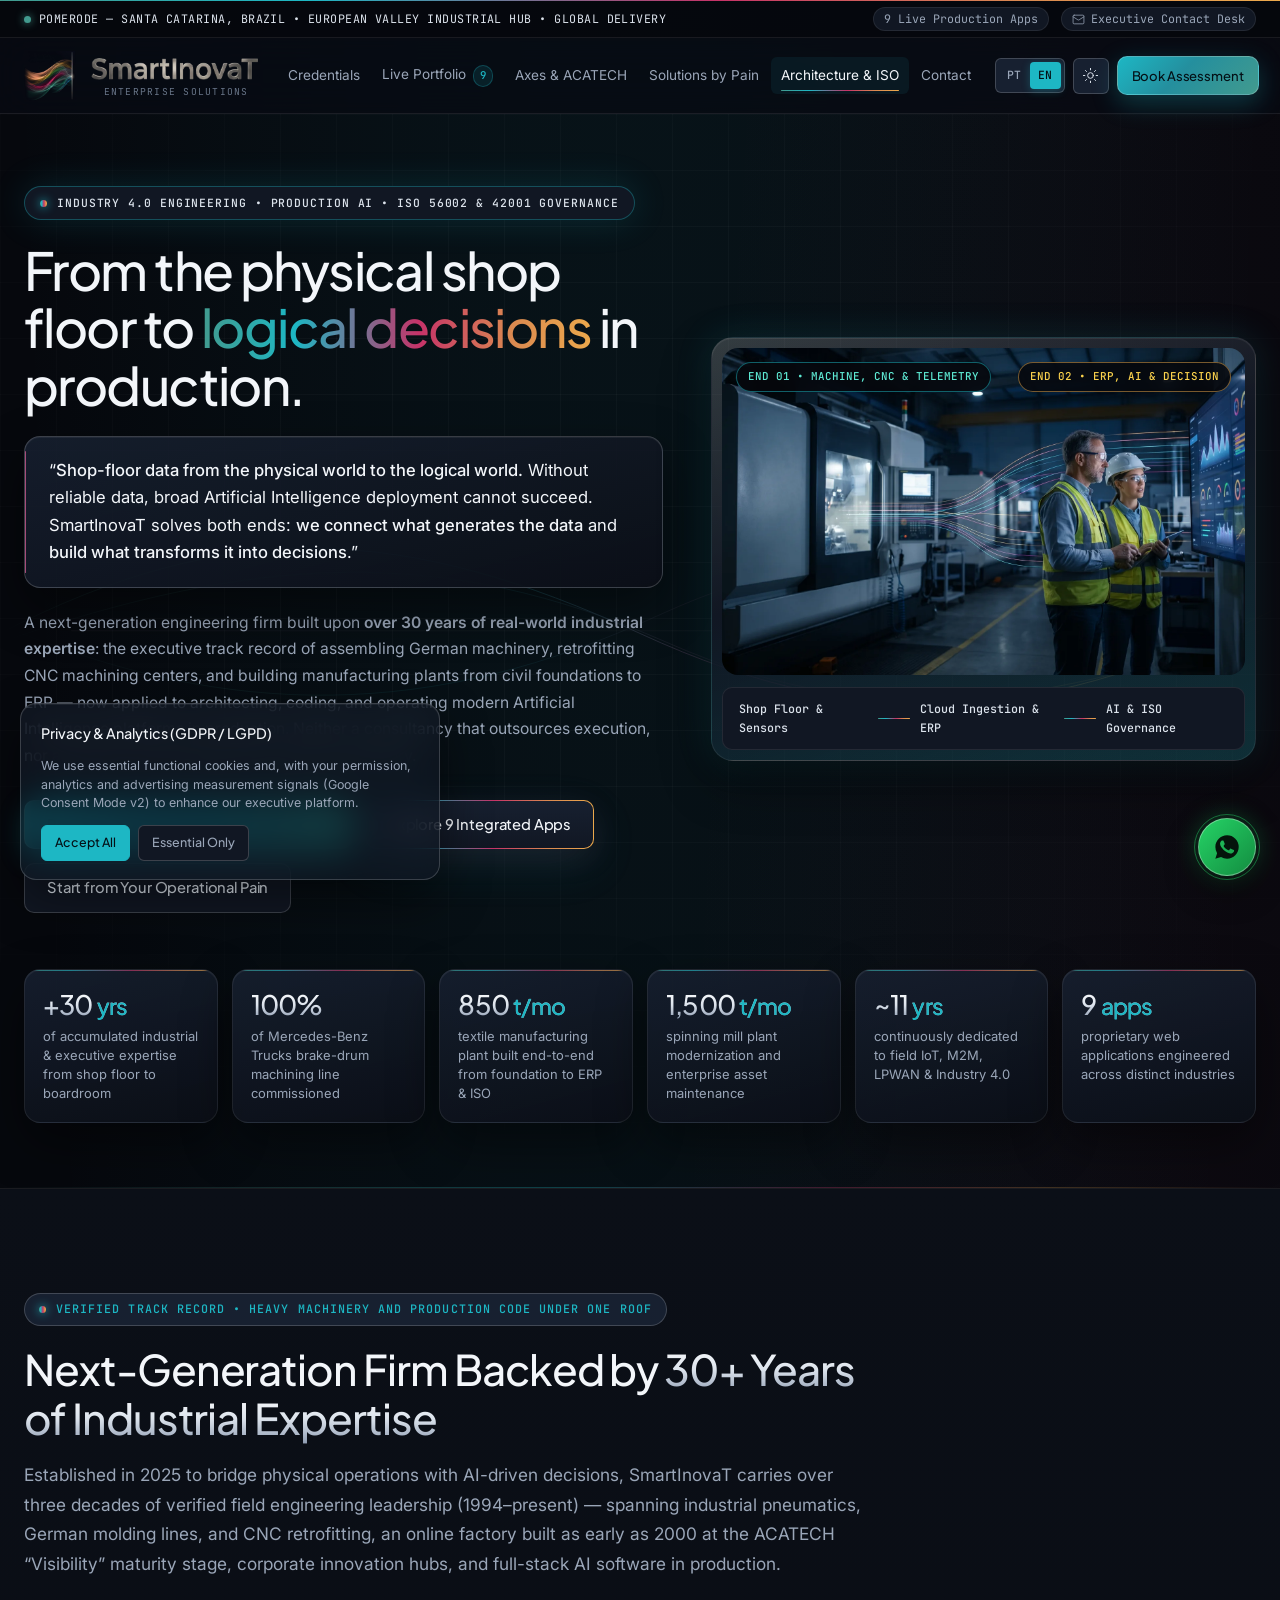
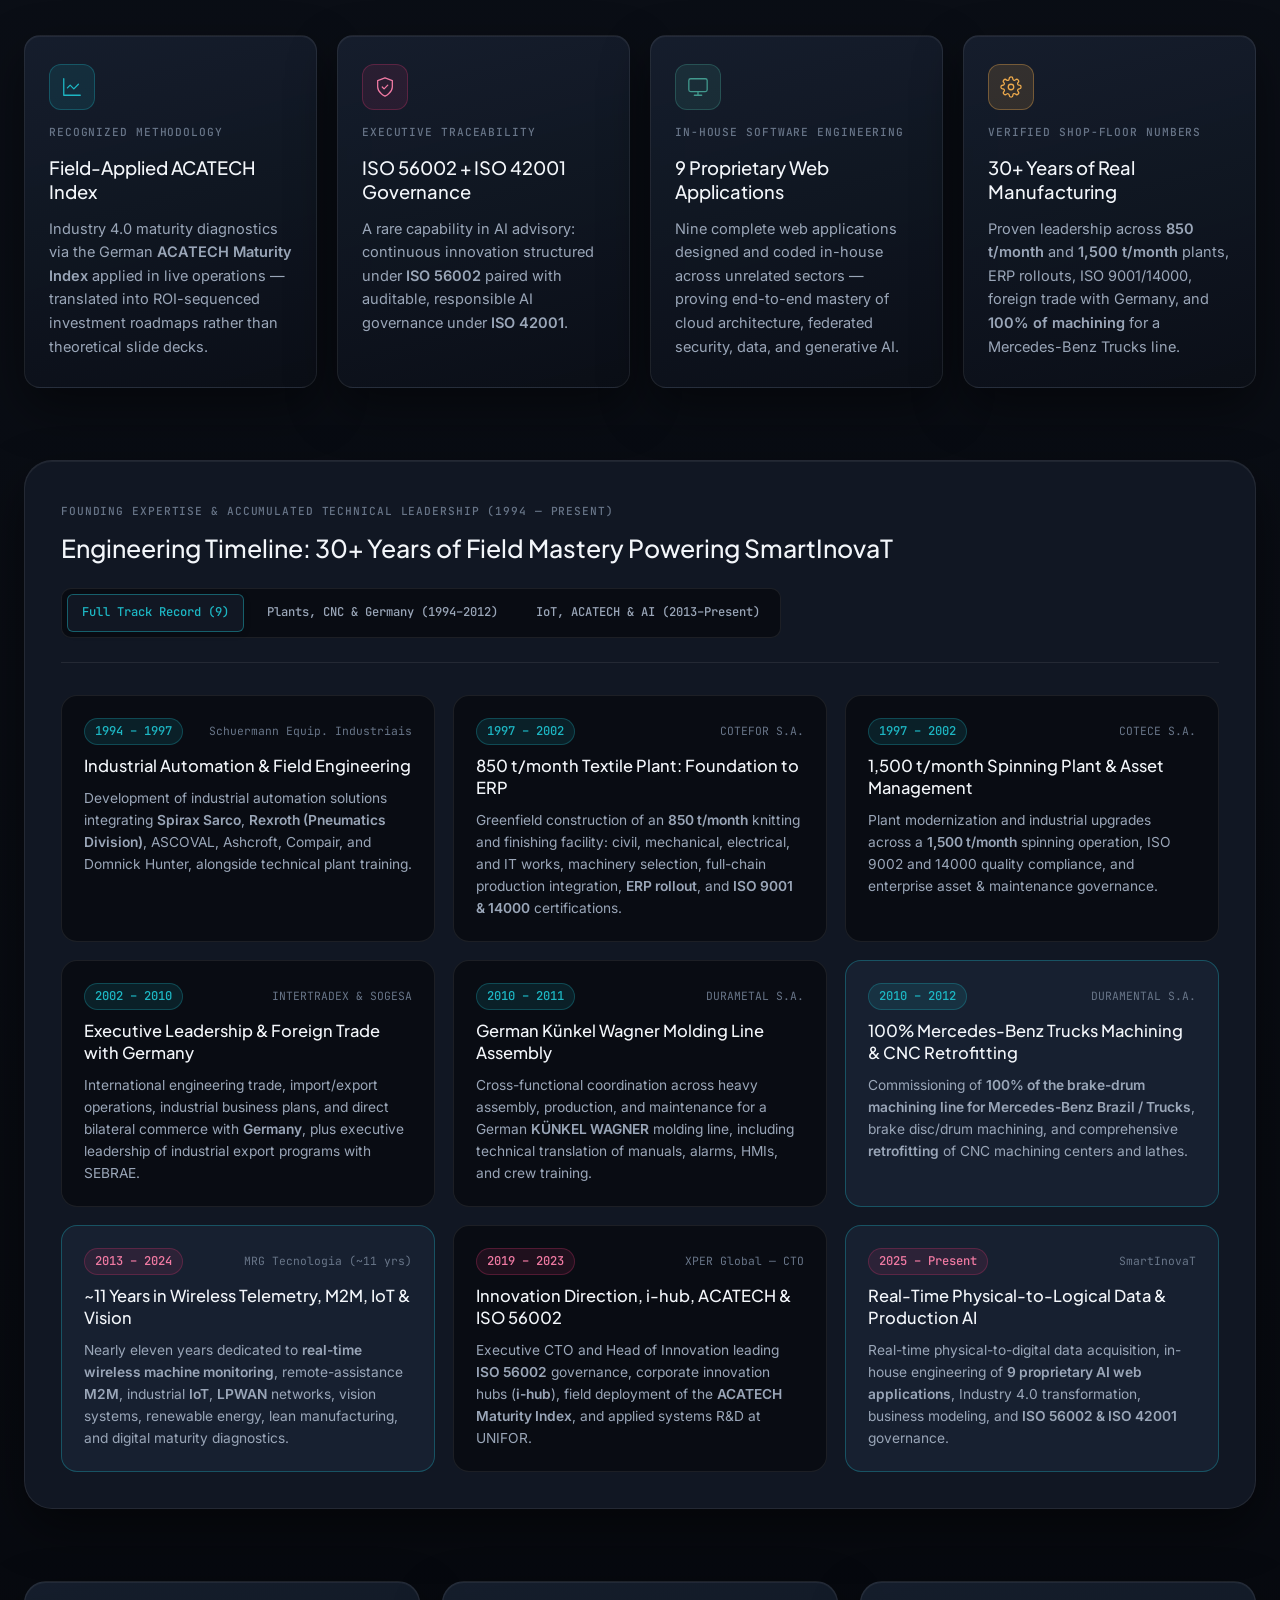
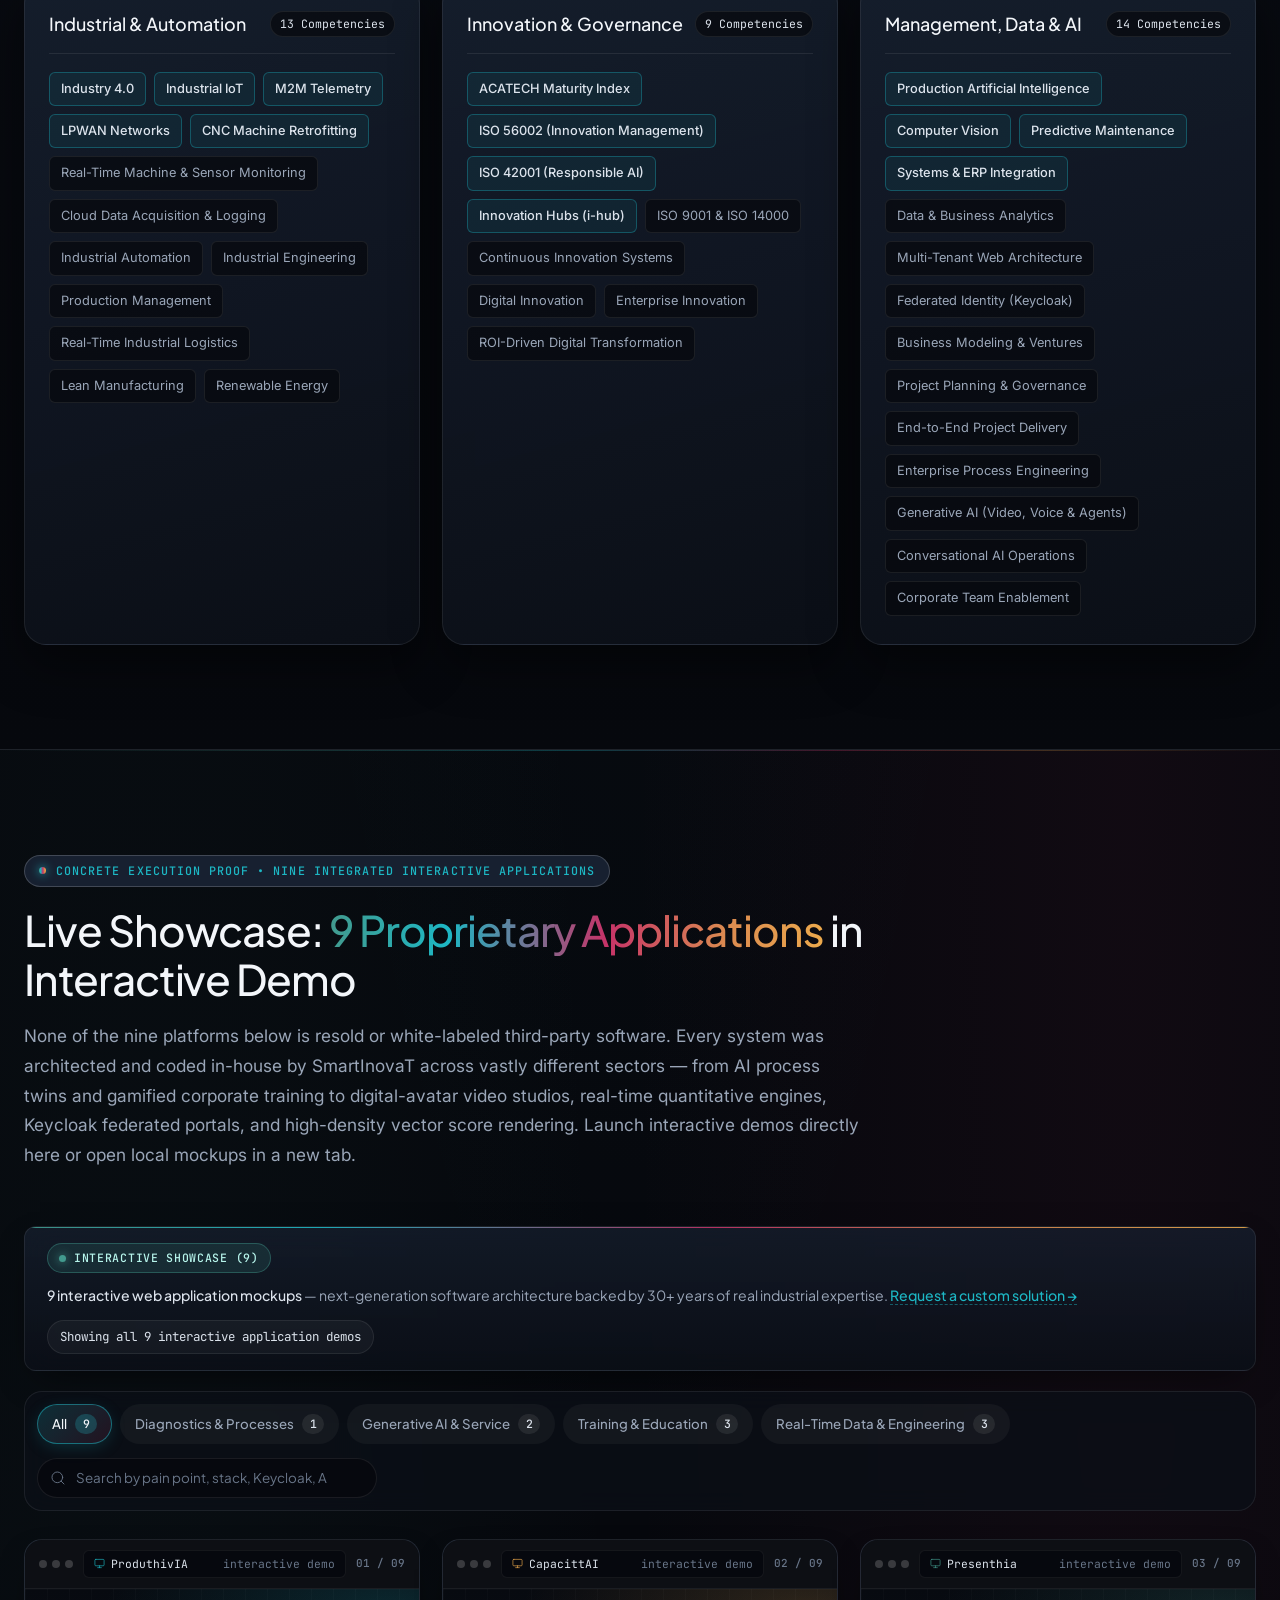
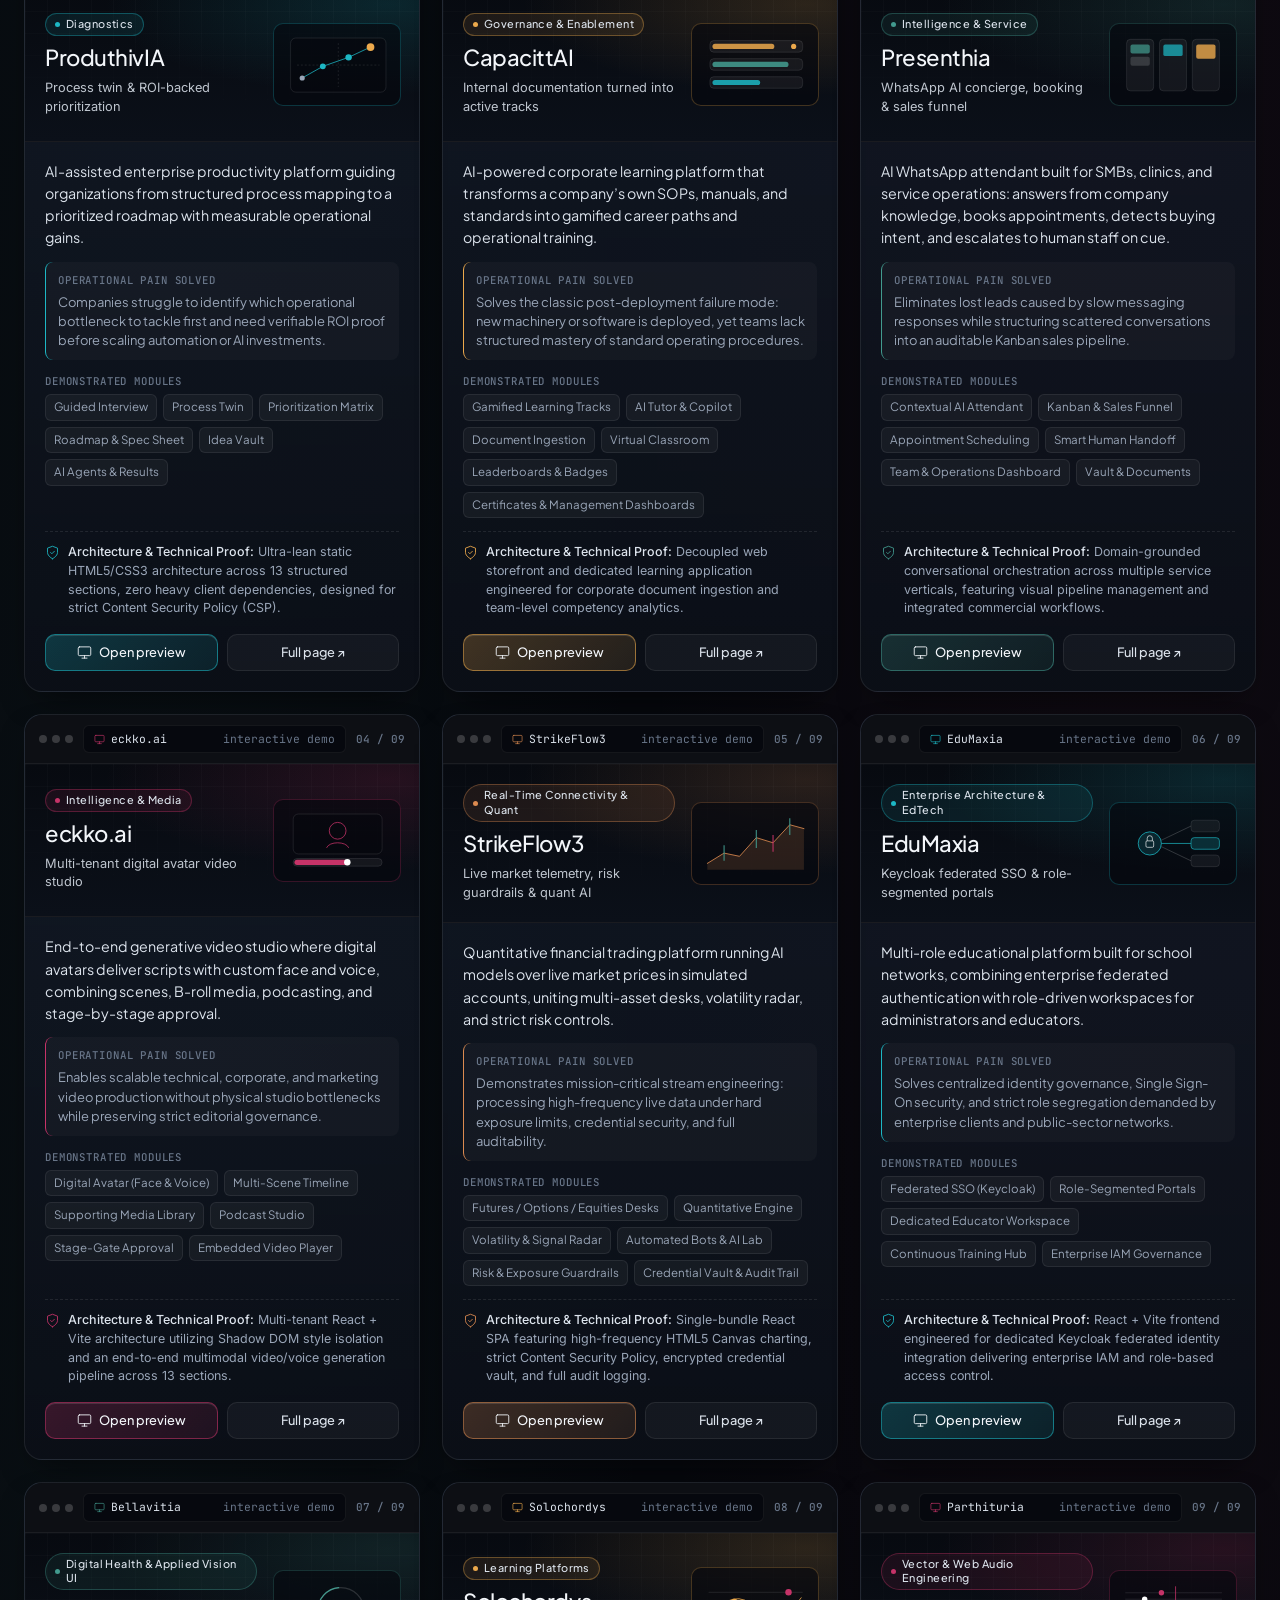
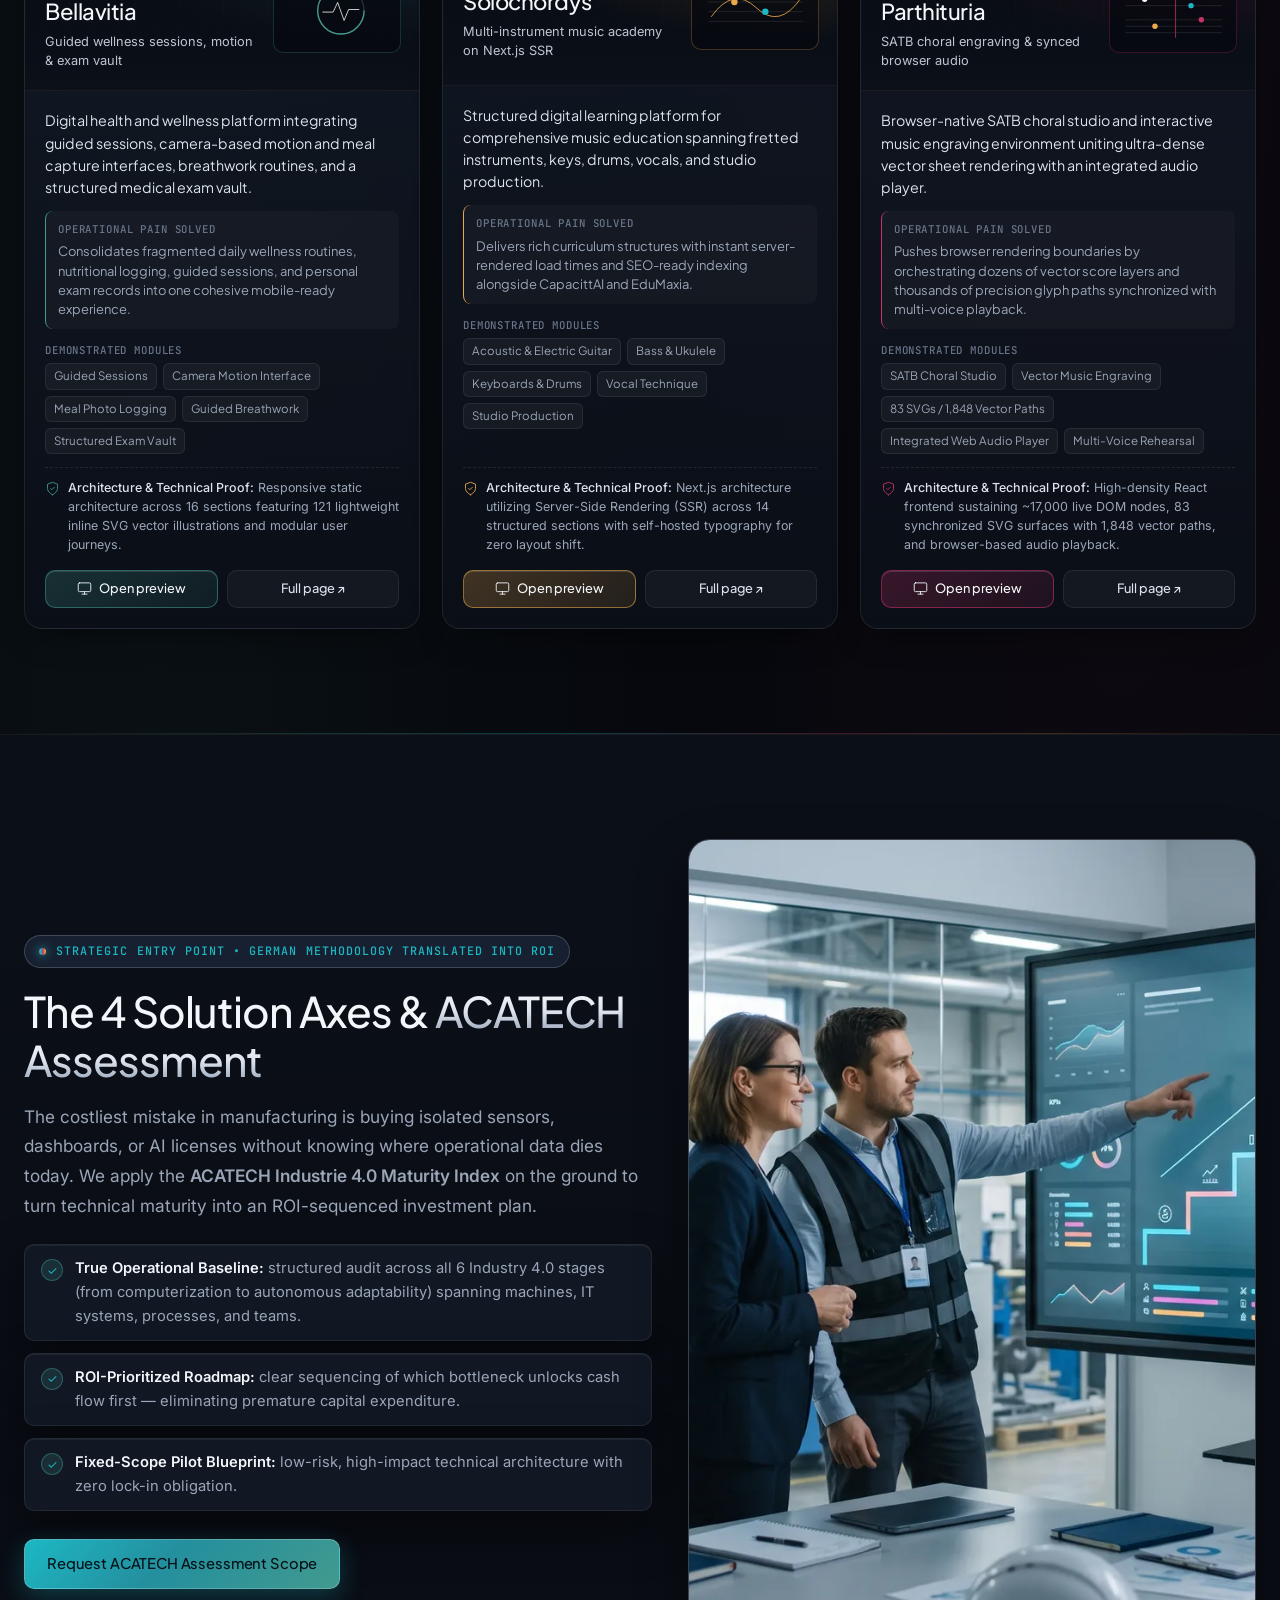
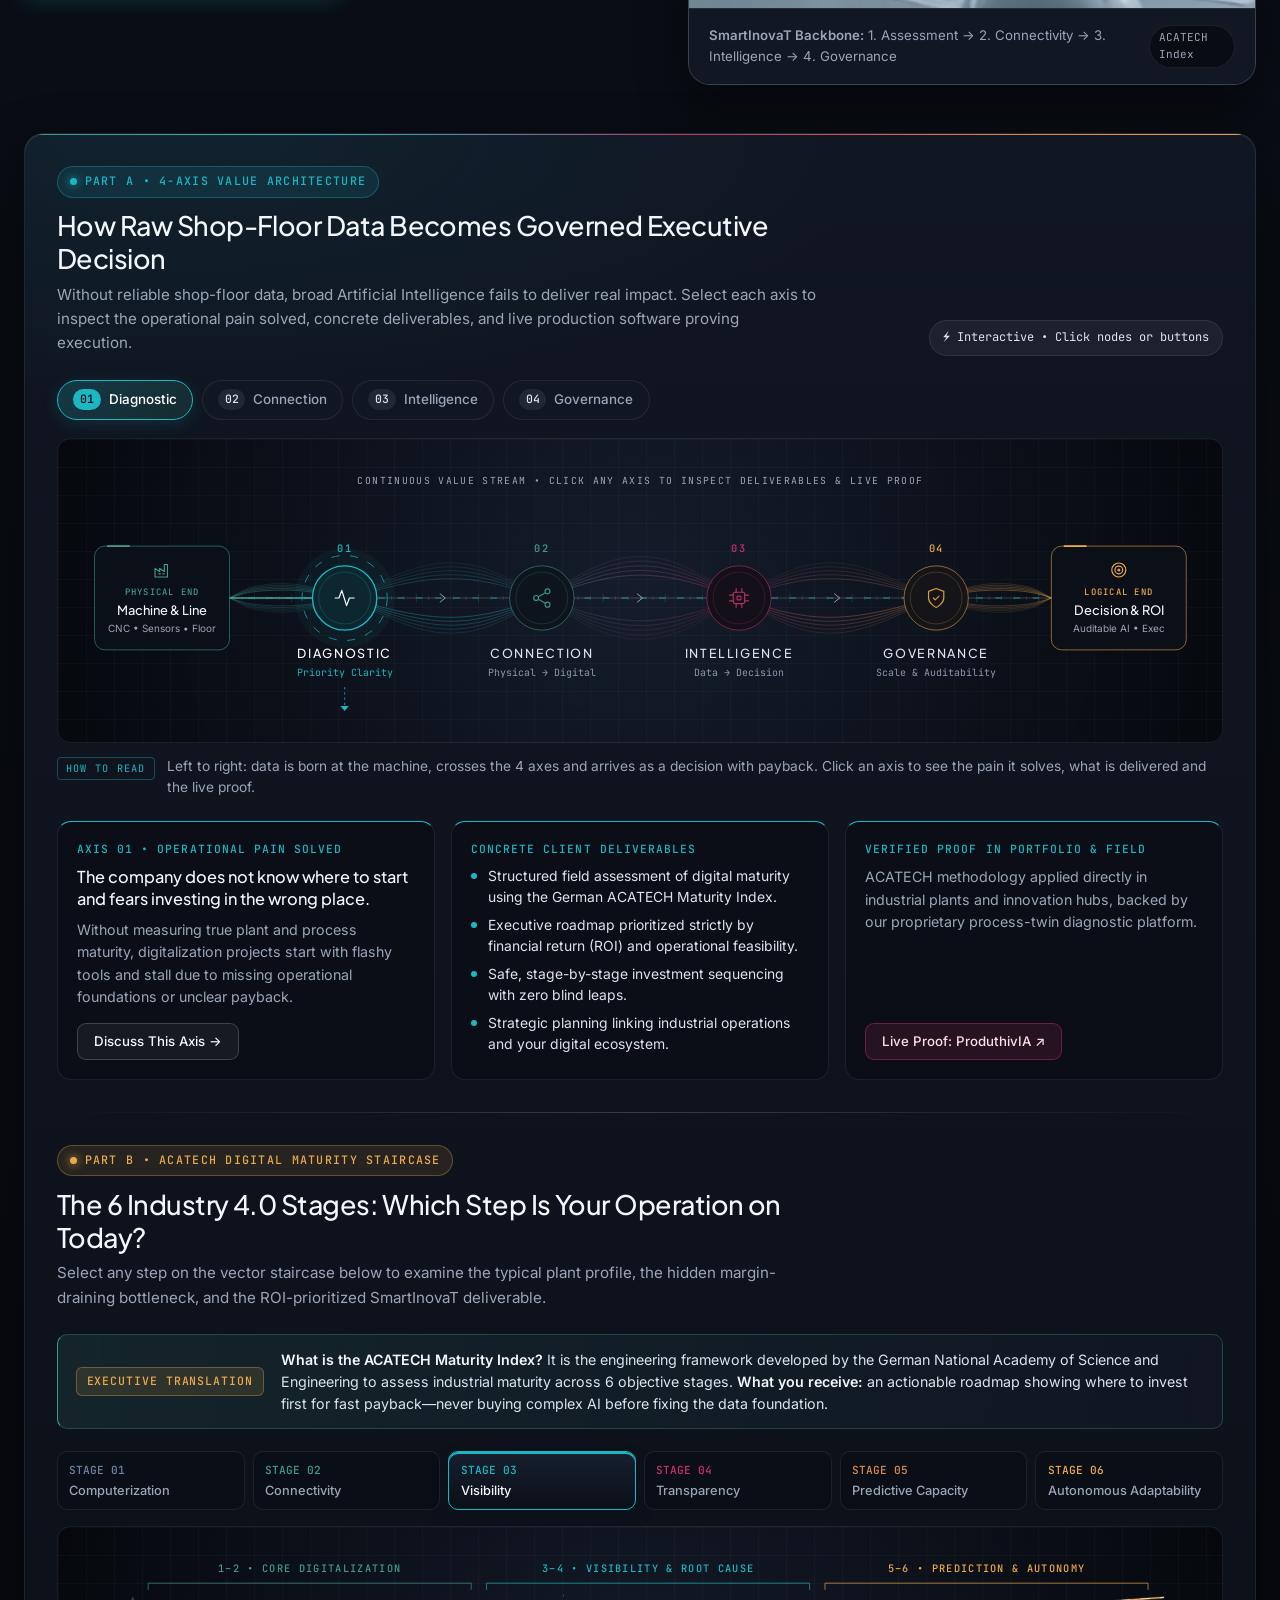
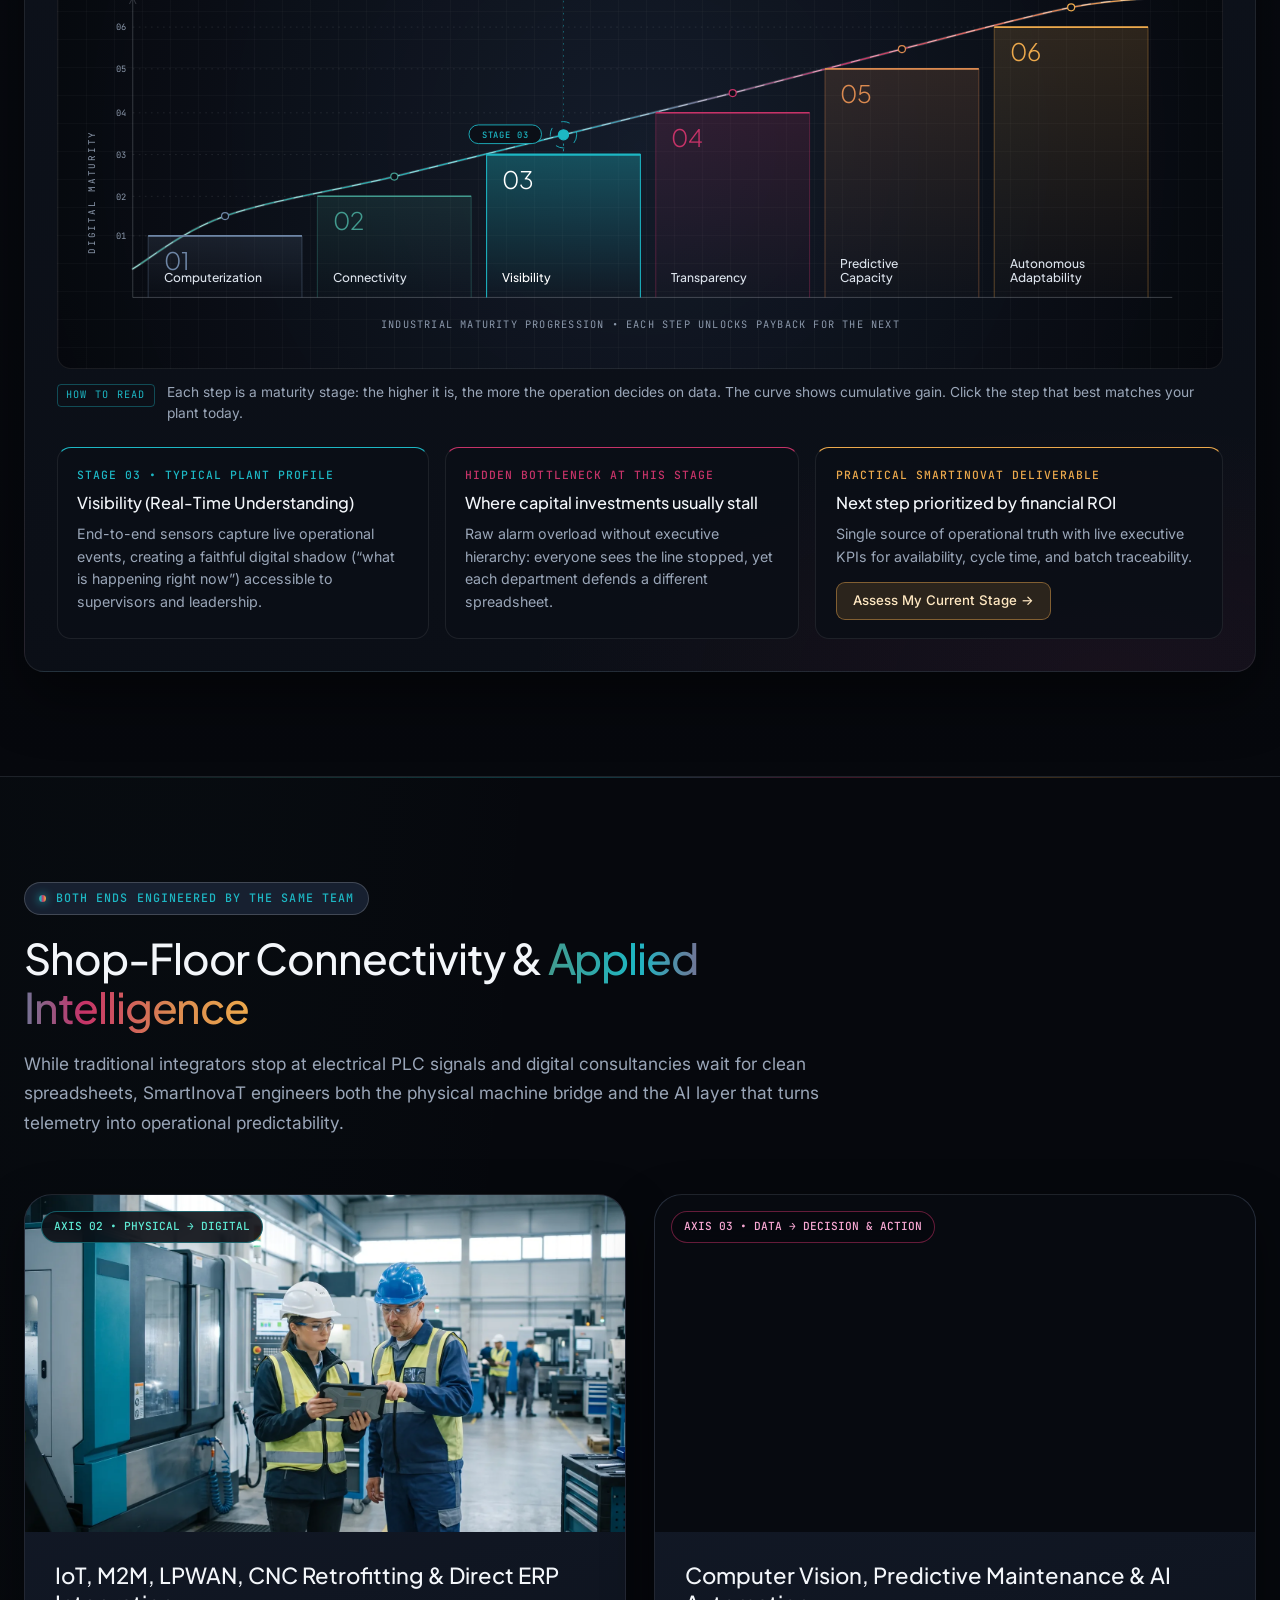
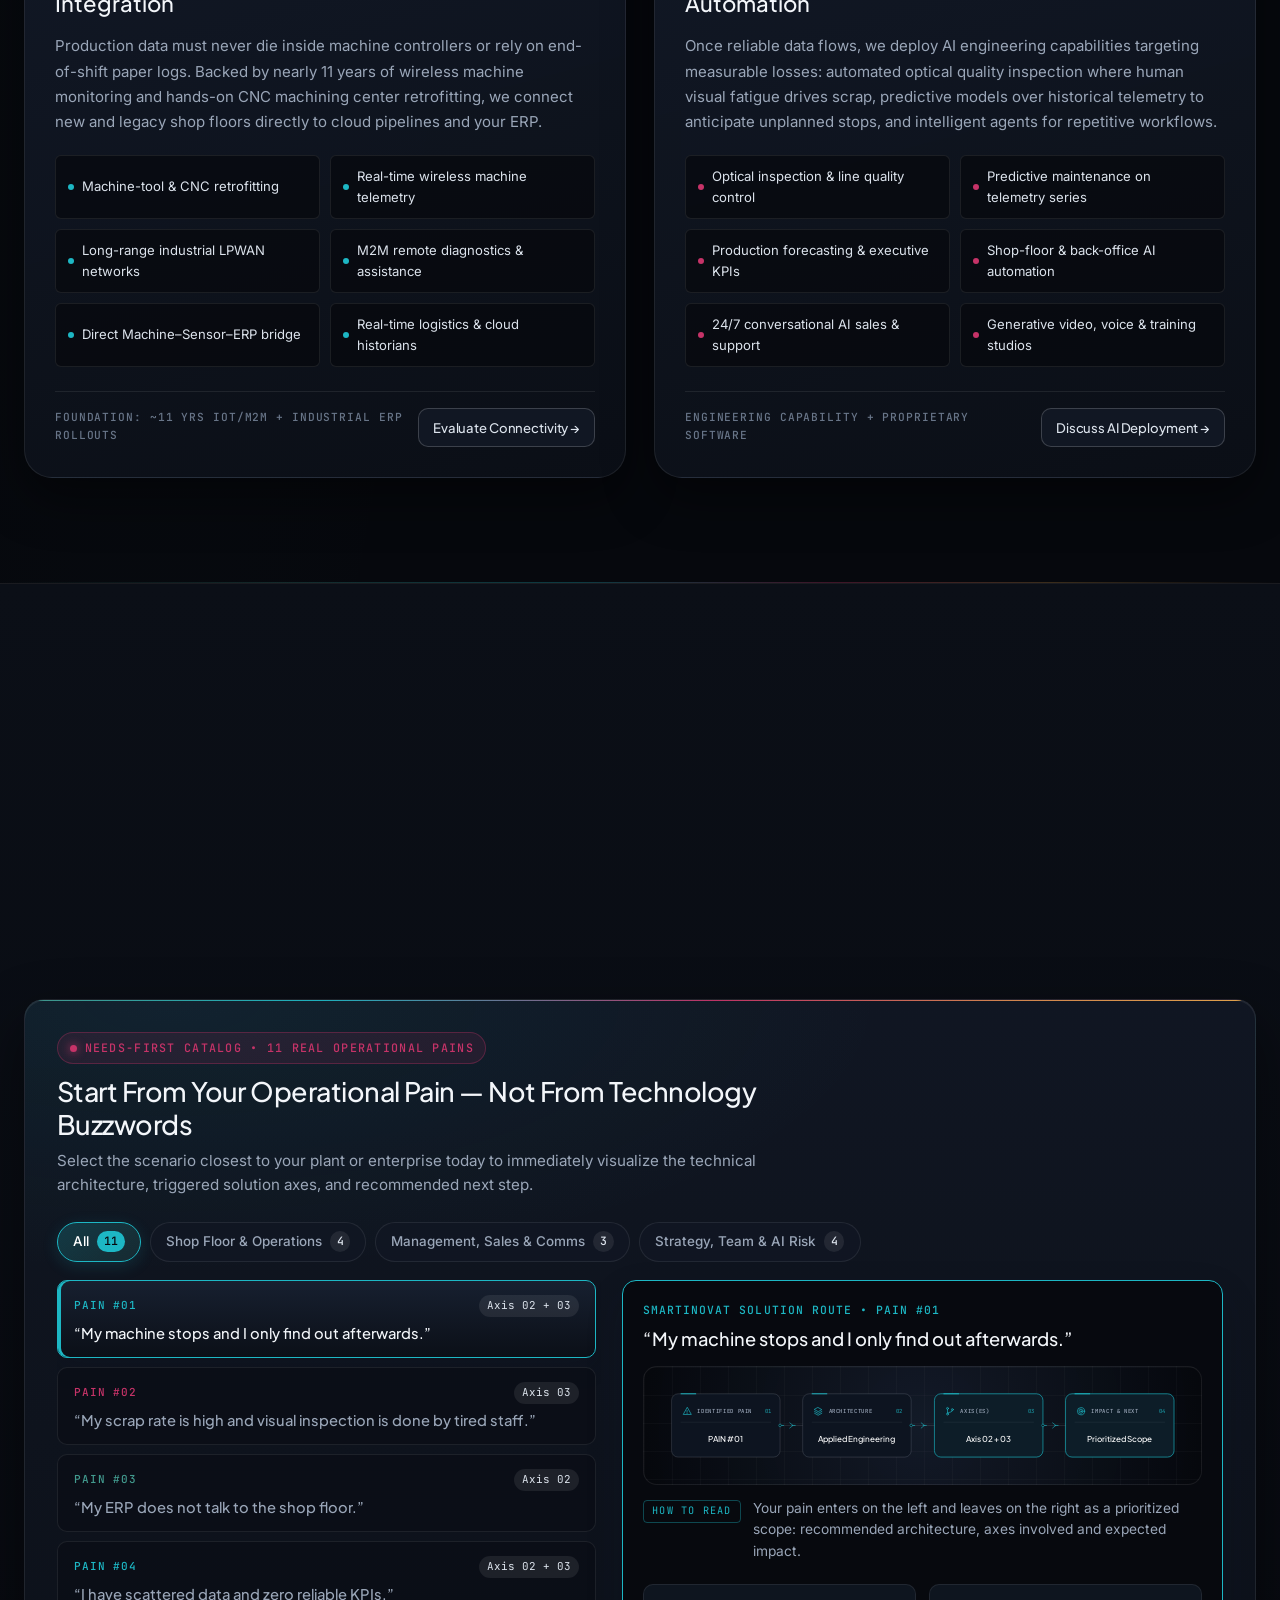
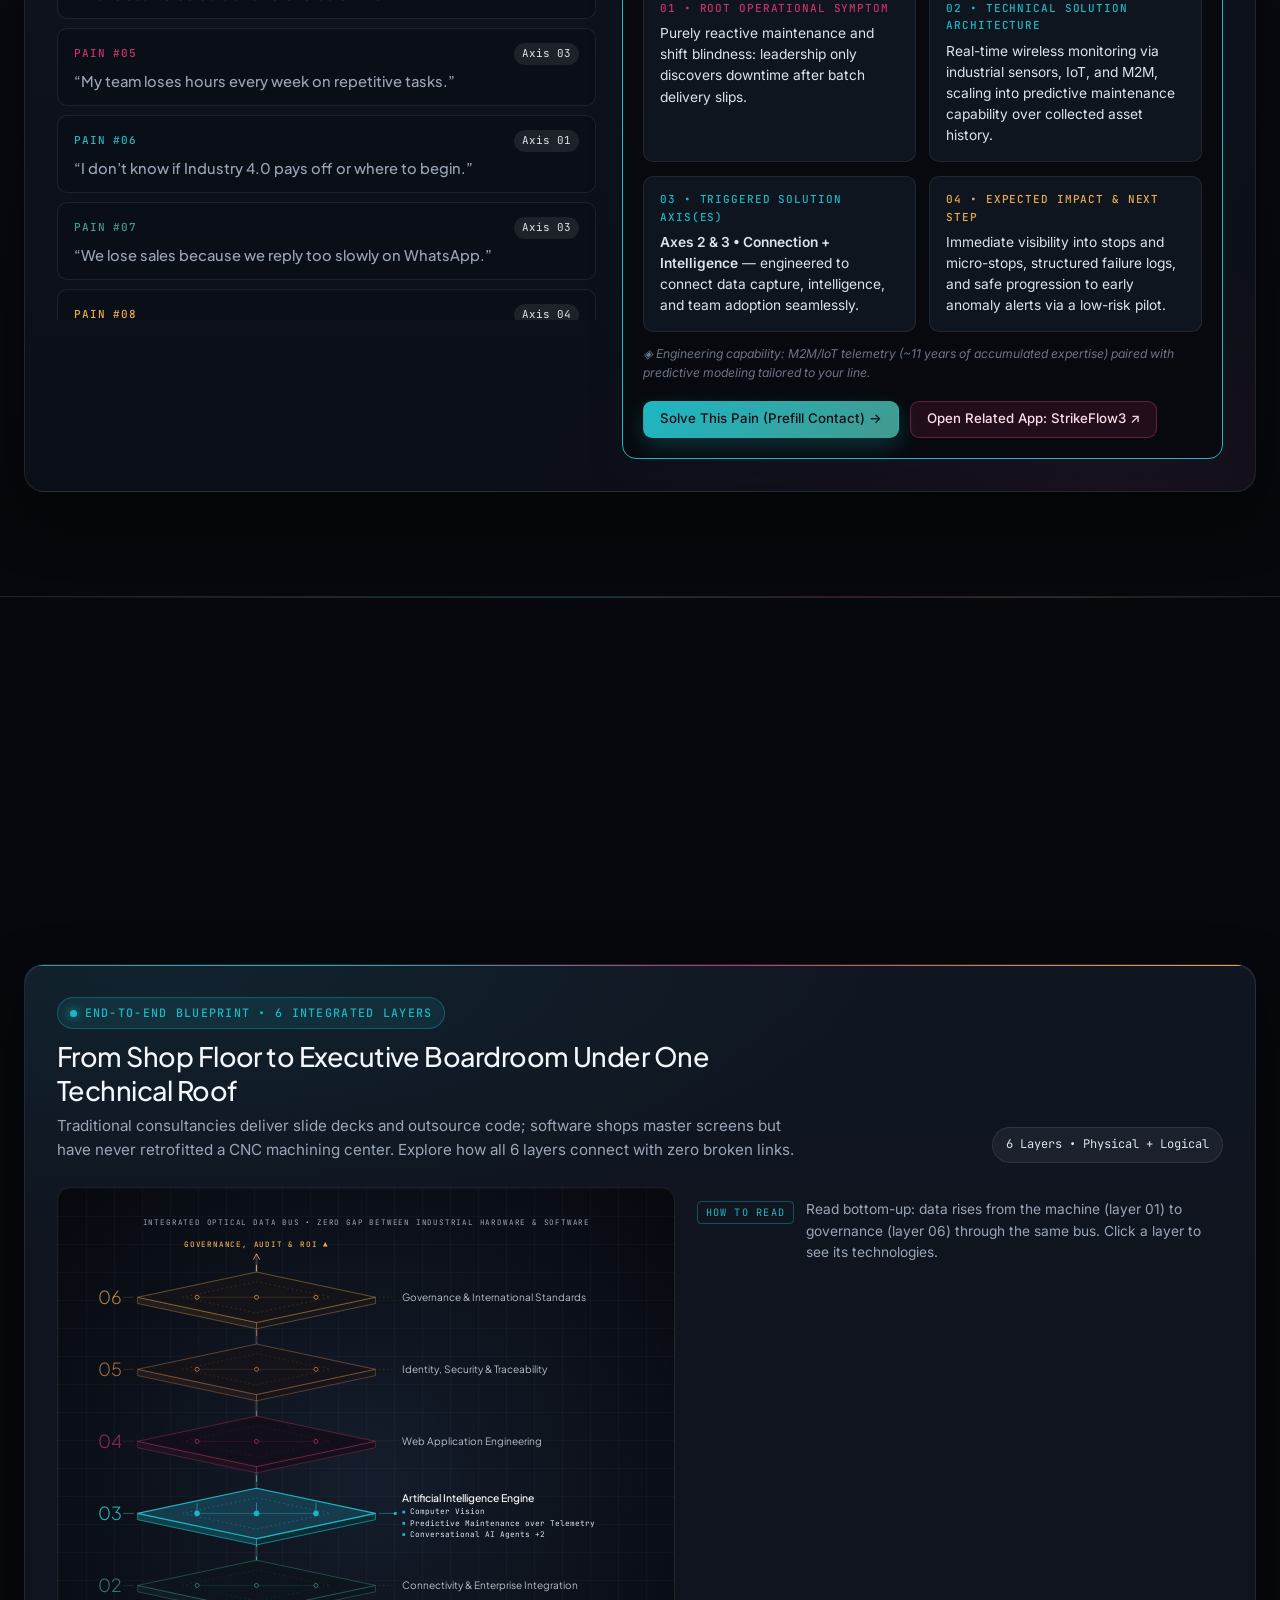
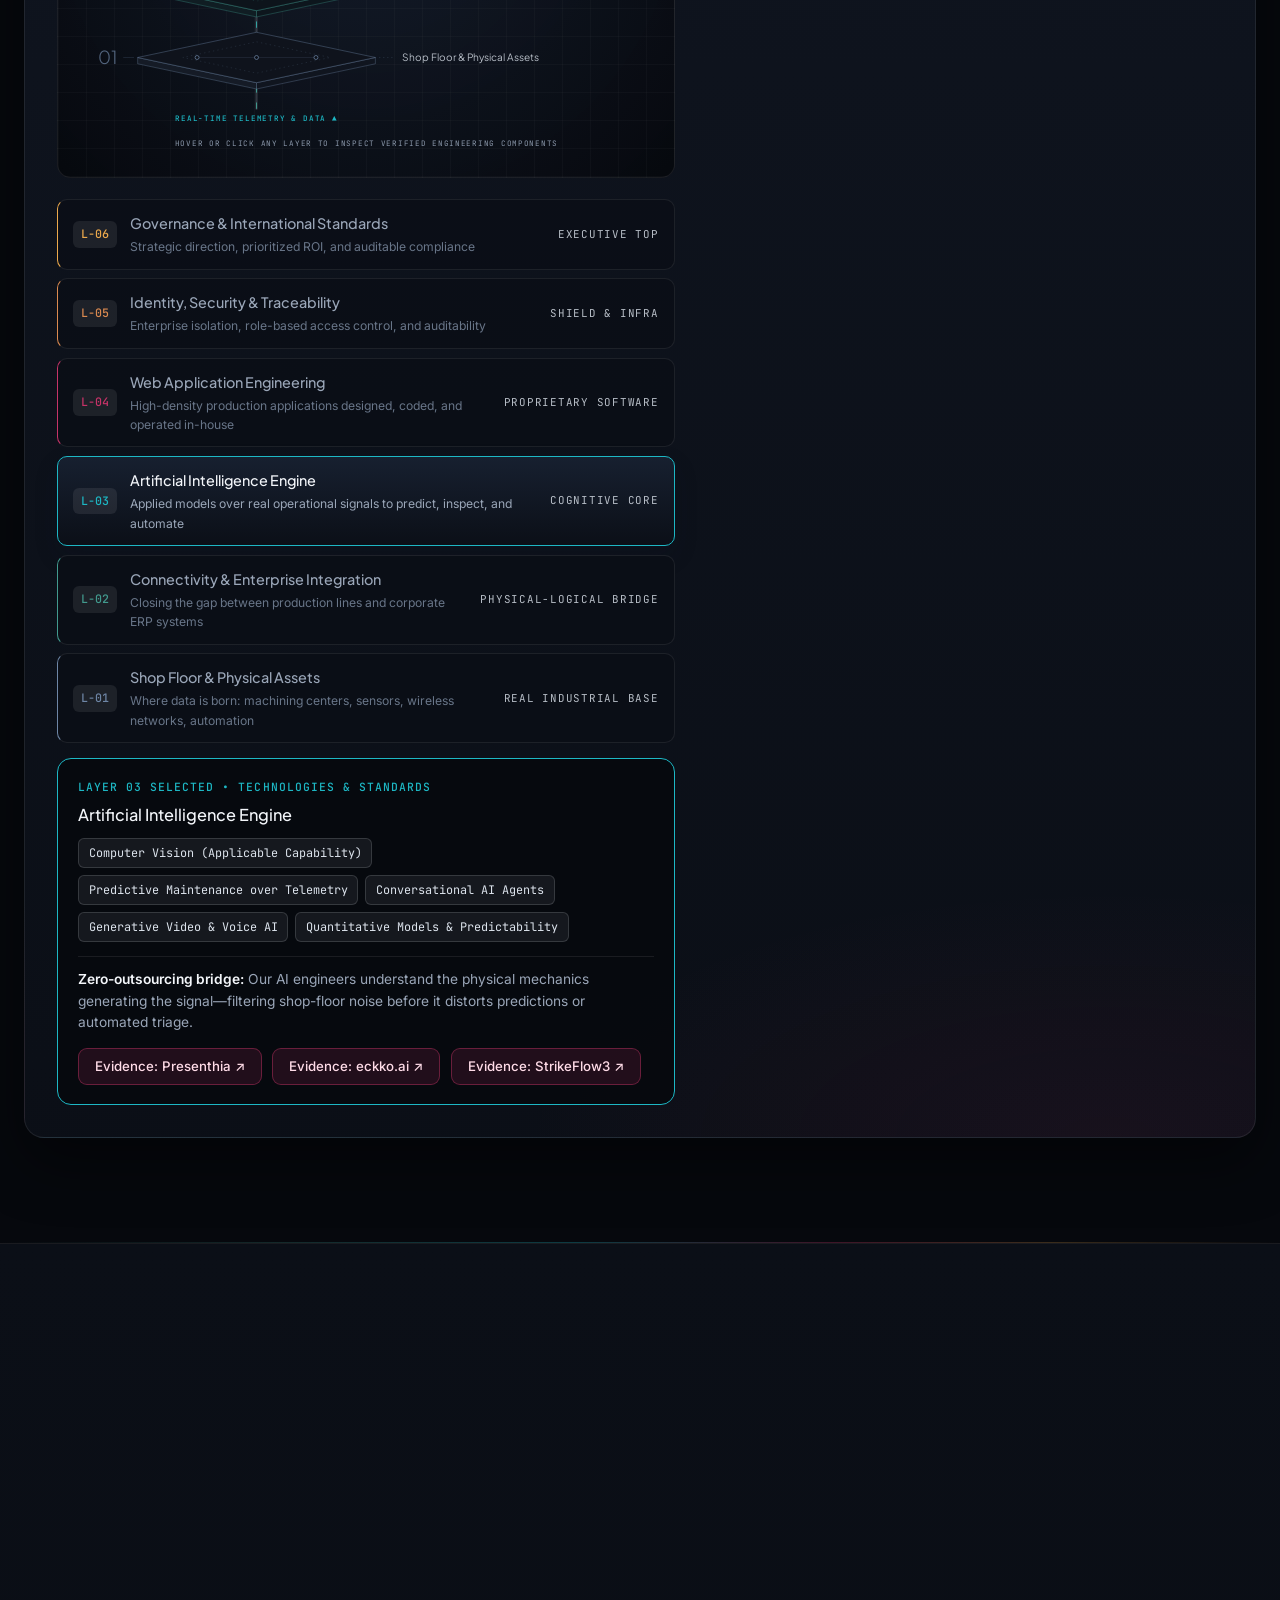
<file: en/index.html>
<!DOCTYPE html>
<html lang="en" data-lang="en" data-theme="dark">
<head>
  <meta charset="UTF-8" />
  <meta name="viewport" content="width=device-width, initial-scale=1.0" />
  <title>SmartInovaT | Industry 4.0, Industrial IoT &amp; Applied AI</title>
  <meta name="description" content="Industry 4.0 consulting, IoT/ERP connectivity, ACATECH assessments, ISO 42001 &amp; production AI (30+ yrs expertise). Request an assessment today!" />
  <meta name="robots" content="index, follow, max-image-preview:large, max-snippet:-1, max-video-preview:-1" />
  <meta name="theme-color" content="#06080d" />

  <!-- Preload LCP Hero Image (Ultrafast WebP) -->
  <link rel="preload" as="image" href="../assets/images/foto-hero-fabrica-decisao.webp" type="image/webp" fetchpriority="high" />

  <!-- Geo & Global Indexing Metadata -->
  <meta name="geo.region" content="BR-SC" />
  <meta name="geo.placename" content="Pomerode, Santa Catarina, Brazil" />
  <meta name="geo.position" content="-26.7406;-49.1764" />
  <meta name="ICBM" content="-26.7406, -49.1764" />

  <!-- Canonical & Bidirectional Hreflang -->
  <link rel="canonical" href="https://www.smartinovat.com/en/" />
  <link rel="alternate" hreflang="en" href="https://www.smartinovat.com/en/" />
  <link rel="alternate" hreflang="pt-BR" href="https://www.smartinovat.com/" />
  <link rel="alternate" hreflang="pt" href="https://www.smartinovat.com/" />
  <link rel="alternate" hreflang="x-default" href="https://www.smartinovat.com/" />

  <!-- Open Graph / Social -->
  <meta property="og:type" content="website" />
  <meta property="og:locale" content="en_US" />
  <meta property="og:locale:alternate" content="pt_BR" />
  <meta property="og:site_name" content="SmartInovaT" />
  <meta property="og:title" content="SmartInovaT | From Physical Shop-Floor Data to Logical AI Decisions" />
  <meta property="og:description" content="Next-generation engineering built on 30+ years of real industrial leadership: connecting what generates shop-floor data and building the AI software that turns it into governed decisions." />
  <meta property="og:url" content="https://www.smartinovat.com/en/" />
  <meta property="og:image" content="https://www.smartinovat.com/assets/images/og-smartinovat.jpg" />

  <!-- Twitter Card -->
  <meta name="twitter:card" content="summary_large_image" />
  <meta name="twitter:title" content="SmartInovaT | Industry 4.0 Engineering &amp; Production AI" />
  <meta name="twitter:description" content="Shop-floor data from the physical world to the logical world. 30+ years of industrial expertise applied to IoT/ERP connectivity, 9 live AI apps, and ISO governance." />
  <meta name="twitter:image" content="https://www.smartinovat.com/assets/images/og-smartinovat.jpg" />

  <!-- Pre-Paint Theme, Root Prefix & Google Consent Mode v2 Bootstrap -->
  <script>
    window.SMARTINOVAT_ROOT_PREFIX = '../';
    (function () {
      try {
        var savedTheme = localStorage.getItem('smartinovat_theme');
        if (savedTheme === 'light' || savedTheme === 'dark') {
          document.documentElement.setAttribute('data-theme', savedTheme);
        }
      } catch (_e) {}

      window.dataLayer = window.dataLayer || [];
      function gtag() { window.dataLayer.push(arguments); }
      window.gtag = gtag;

      var consentChoice = null;
      try { consentChoice = localStorage.getItem('smartinovat_consent_v2'); } catch (_e2) {}
      var granted = consentChoice === 'granted';

      gtag('consent', 'default', {
        ad_storage: granted ? 'granted' : 'denied',
        ad_user_data: granted ? 'granted' : 'denied',
        ad_personalization: granted ? 'granted' : 'denied',
        analytics_storage: granted ? 'granted' : 'denied',
        functionality_storage: 'granted',
        security_storage: 'granted',
        wait_for_update: 500
      });
    })();
  </script>

  <!-- SVG Favicon -->
  <link rel="icon" type="image/svg+xml" href="data:image/svg+xml,%3Csvg xmlns='http://www.w3.org/2000/svg' viewBox='0 0 64 64'%3E%3Crect width='64' height='64' rx='14' fill='%2306080d'/%3E%3Cdefs%3E%3ClinearGradient id='g' x1='0' y1='0' x2='1' y2='0'%3E%3Cstop offset='0%25' stop-color='%23429a8e'/%3E%3Cstop offset='28%25' stop-color='%231db7c4'/%3E%3Cstop offset='60%25' stop-color='%23c63368'/%3E%3Cstop offset='100%25' stop-color='%23eca94c'/%3E%3C/linearGradient%3E%3C/defs%3E%3Cpath d='M6 34 C16 14, 26 14, 34 34 C42 52, 50 50, 58 28' fill='none' stroke='url(%23g)' stroke-width='4.5' stroke-linecap='round'/%3E%3Cpath d='M4 32 L60 32' stroke='%23dce3ec' stroke-width='2.2' stroke-linecap='round'/%3E%3C/svg%3E" />

  <!-- Google Fonts -->
  <link rel="preconnect" href="https://fonts.googleapis.com" />
  <link rel="preconnect" href="https://fonts.gstatic.com" crossorigin />
  <link href="https://fonts.googleapis.com/css2?family=Inter:wght@300;400;500;600&amp;family=JetBrains+Mono:wght@300;400;500&amp;family=Plus+Jakarta+Sans:wght@300;400;500;600&amp;display=swap" rel="stylesheet" />

  <!-- Modular Stylesheets -->
  <link rel="stylesheet" href="../assets/css/main.css?v=202611262" />
  <link rel="stylesheet" href="../assets/css/portfolio.css?v=202611262" />
  <link rel="stylesheet" href="../assets/css/infographics.css?v=202611262" />

  <!-- Schema.org Advanced English @graph -->
  <script type="application/ld+json">
  {
    "@context": "https://schema.org",
    "@graph": [
      {
        "@type": ["Organization", "ProfessionalService"],
        "@id": "https://www.smartinovat.com/#organization",
        "name": "SmartInovaT",
        "alternateName": "SmartInovaT Enterprise Solutions",
        "foundingDate": "2025",
        "url": "https://www.smartinovat.com/en/",
        "logo": "https://www.smartinovat.com/assets/images/logo-smartinovat-convergencia.jpg",
        "image": "https://www.smartinovat.com/assets/images/og-smartinovat.jpg",
        "description": "Shop-floor data from the physical world to the logical world. Next-generation engineering firm built on over 30 years of real industrial leadership, IoT/M2M/LPWAN-to-ERP connectivity, 9 proprietary AI applications in production, and executive governance via ACATECH Maturity Index, ISO 56002, and ISO 42001.",
        "telephone": "+55-85-98787-5886",
        "priceRange": "$$$",
        "address": {
          "@type": "PostalAddress",
          "streetAddress": "Rua Presidente Costa e Silva, 203 - Testo Rega",
          "addressLocality": "Pomerode",
          "addressRegion": "SC",
          "addressCountry": "BR"
        },
        "geo": {
          "@type": "GeoCoordinates",
          "latitude": -26.7406,
          "longitude": -49.1764
        },
        "areaServed": [
          { "@type": "Place", "name": "Worldwide" },
          { "@type": "Country", "name": "Brazil" }
        ],
        "contactPoint": [
          {
            "@type": "ContactPoint",
            "contactType": "Executive Engineering Advisory",
            "telephone": "+55-85-98787-5886",
            "url": "https://www.smartinovat.com/en/#contato",
            "availableLanguage": ["English", "Portuguese", "German"]
          }
        ],
        "hasOfferCatalog": {
          "@type": "OfferCatalog",
          "name": "Industry 4.0, Connectivity, Production AI & Governance Services",
          "itemListElement": [
            { "@type": "Offer", "itemOffered": { "@type": "Service", "name": "Industry 4.0 Digital Maturity Assessment (ACATECH Maturity Index)" } },
            { "@type": "Offer", "itemOffered": { "@type": "Service", "name": "Shop-Floor Connectivity, IoT, M2M, LPWAN, CNC Retrofitting & ERP Integration" } },
            { "@type": "Offer", "itemOffered": { "@type": "Service", "name": "Applied Artificial Intelligence, Computer Vision & Predictive Maintenance" } },
            { "@type": "Offer", "itemOffered": { "@type": "Service", "name": "Executive Governance: ISO 56002 (Innovation) & ISO 42001 (Responsible AI)" } },
            { "@type": "Offer", "itemOffered": { "@type": "Service", "name": "Custom Full-Stack Web & AI Software Engineering" } }
          ]
        }
      },
      {
        "@type": "WebSite",
        "@id": "https://www.smartinovat.com/en/#website",
        "url": "https://www.smartinovat.com/en/",
        "name": "SmartInovaT",
        "inLanguage": ["en", "pt-BR"],
        "publisher": { "@id": "https://www.smartinovat.com/#organization" }
      },
      {
        "@type": "ItemList",
        "@id": "https://www.smartinovat.com/en/#portfolio-list",
        "name": "Portfolio of 9 Proprietary Production Web Applications — SmartInovaT",
        "numberOfItems": 9,
        "itemListElement": [
          { "@type": "ListItem", "position": 1, "item": { "@type": "SoftwareApplication", "name": "ProduthivIA", "applicationCategory": "BusinessApplication", "operatingSystem": "Web", "description": "AI-assisted process diagnostics, digital process twin, and ROI prioritization matrix." } },
          { "@type": "ListItem", "position": 2, "item": { "@type": "SoftwareApplication", "name": "CapacittAI", "applicationCategory": "EducationalApplication", "operatingSystem": "Web", "description": "Corporate AI training platform turning internal company documentation into gamified career tracks." } },
          { "@type": "ListItem", "position": 3, "item": { "@type": "SoftwareApplication", "name": "Presenthia", "applicationCategory": "BusinessApplication", "operatingSystem": "Web", "description": "WhatsApp AI concierge for scheduling, lead qualification, kanban funnel, and human handoff." } },
          { "@type": "ListItem", "position": 4, "item": { "@type": "SoftwareApplication", "name": "eckko.ai", "applicationCategory": "MultimediaApplication", "operatingSystem": "Web", "description": "Multi-tenant AI digital avatar video studio with scene editing and stage-by-stage approval." } },
          { "@type": "ListItem", "position": 5, "item": { "@type": "SoftwareApplication", "name": "StrikeFlow3", "applicationCategory": "FinanceApplication", "operatingSystem": "Web", "description": "Real-time quantitative financial market AI platform on live pricing in simulated accounts." } },
          { "@type": "ListItem", "position": 6, "item": { "@type": "SoftwareApplication", "name": "EduMaxia", "applicationCategory": "EducationalApplication", "operatingSystem": "Web", "description": "Multi-role educational network platform with Keycloak federated identity." } },
          { "@type": "ListItem", "position": 7, "item": { "@type": "SoftwareApplication", "name": "Bellavitia", "applicationCategory": "HealthApplication", "operatingSystem": "Web", "description": "Digital health and wellness platform featuring guided sessions and structured exam vault." } },
          { "@type": "ListItem", "position": 8, "item": { "@type": "SoftwareApplication", "name": "Solochordys", "applicationCategory": "EducationalApplication", "operatingSystem": "Web", "description": "Server-side rendered Next.js multi-instrument music and studio learning platform." } },
          { "@type": "ListItem", "position": 9, "item": { "@type": "SoftwareApplication", "name": "Parthituria", "applicationCategory": "MultimediaApplication", "operatingSystem": "Web", "description": "High-density SVG SATB choral score engraving studio synchronized with browser audio." } }
        ]
      },
      {
        "@type": "FAQPage",
        "@id": "https://www.smartinovat.com/en/#faq-schema",
        "mainEntity": [
          {
            "@type": "Question",
            "name": "Where should a manufacturer start when machines are not connected and operational KPIs are unreliable?",
            "acceptedAnswer": {
              "@type": "Answer",
              "text": "Start with our fixed-scope ACATECH Digital Maturity Assessment. Rather than buying isolated sensors or AI licenses in the dark, we audit all 6 Industry 4.0 maturity stages on the ground, pinpoint where operational data dies today, and deliver an ROI-prioritized roadmap paired with a low-risk pilot blueprint."
            }
          },
          {
            "@type": "Question",
            "name": "Can legacy CNC machining centers and industrial equipment be connected to our ERP without replacing heavy machinery?",
            "acceptedAnswer": {
              "@type": "Answer",
              "text": "Yes. Combining hands-on machine-tool retrofitting expertise, non-invasive industrial sensors, M2M telemetry, and long-range wireless networks (LPWAN/IoT), we capture real-time signals from legacy equipment and bridge them directly into cloud storage and your corporate ERP."
            }
          },
          {
            "@type": "Question",
            "name": "How does SmartInovaT differ from traditional management consultancies and pure software agencies?",
            "acceptedAnswer": {
              "@type": "Answer",
              "text": "SmartInovaT is a next-generation firm built on over 30 years of verified industrial leadership — including 850 t/month and 1,500 t/month plants, German molding lines, and 100% of Mercedes-Benz Trucks brake-drum machining — combined with in-house engineering operating 9 proprietary web and AI applications in production."
            }
          },
          {
            "@type": "Question",
            "name": "What concrete business deliverables do ISO 56002 and ISO 42001 governance provide?",
            "acceptedAnswer": {
              "@type": "Answer",
              "text": "ISO 56002 turns innovation from isolated events into a repeatable management system with clear funnels and metrics. ISO 42001 establishes corporate policies, risk controls, data protection, and auditable traceability for responsible Artificial Intelligence deployment."
            }
          },
          {
            "@type": "Question",
            "name": "Does SmartInovaT build custom web software and AI agents beyond manufacturing?",
            "acceptedAnswer": {
              "@type": "Answer",
              "text": "Yes. Our 9 live proprietary applications span process diagnostics, gamified corporate learning, WhatsApp AI sales concierges, multi-tenant avatar video studios, real-time quantitative analytics, Keycloak federated portals, wellness, and complex vector audio rendering. If your challenge involves data, process, or decisions, we build it end-to-end."
            }
          }
        ]
      }
    ]
  }
  </script>
</head>
<body id="topo">
  <a href="#conteudo-principal" class="skip-link" data-i18n="skip_link">Skip to main content</a>
  <div id="live-announcer" class="sr-only" aria-live="polite" aria-atomic="true"></div>

  <!-- 1. TOP RIBBON + FIXED GLASSMORPHIC HEADER -->
  <div class="spectrum-bar" aria-hidden="true"></div>
  <div class="top-ribbon">
    <div class="container top-ribbon__inner">
      <div class="top-ribbon__location">
        <span class="top-ribbon__pulse" aria-hidden="true"></span>
        <span data-i18n="ribbon_location">POMERODE — SANTA CATARINA, BRAZIL • EUROPEAN VALLEY INDUSTRIAL HUB • GLOBAL DELIVERY</span>
      </div>
      <div class="top-ribbon__contacts">
        <a class="ribbon-chip" href="#portfolio">
          <span data-i18n="ribbon_apps">9 Live Production Apps</span>
        </a>
        <a class="ribbon-chip" href="#contato">
          <svg width="13" height="13" viewBox="0 0 24 24" fill="none" stroke="currentColor" stroke-width="2" aria-hidden="true"><rect x="2" y="4" width="20" height="16" rx="2"/><path d="m22 7-8.97 5.7a1.94 1.94 0 0 1-2.06 0L2 7"/></svg>
          <span data-i18n="ribbon_contact">Executive Contact Desk</span>
        </a>
      </div>
    </div>
  </div>

  <header class="site-header" id="site-header">
    <div class="container site-header__inner">
      <a href="#topo" class="brand-logo" aria-label="SmartInovaT">
        <img class="brand-logo__mark-img" src="../assets/images/logo-header-marca.webp?v=3" alt="" width="52" height="50" decoding="async" />
        <div class="brand-logo__text">
          <img class="brand-logo__name-img" src="../assets/images/logo-header-nome.webp?v=2" alt="SmartInovaT" width="176" height="30" decoding="async" />
          <span class="brand-logo__sub" data-i18n="brand_sub">Enterprise Solutions</span>
        </div>
      </a>

      <nav class="primary-nav" id="primary-nav" aria-label="Primary navigation" data-i18n-aria="nav_aria">
        <a href="#qualificacoes" class="nav-link" data-i18n="nav_qualifications">Credentials</a>
        <a href="#portfolio" class="nav-link"><span data-i18n="nav_portfolio">Live Portfolio</span> <span class="nav-badge">9</span></a>
        <a href="#eixos-acatech" class="nav-link" data-i18n="nav_axes">Axes &amp; ACATECH</a>
        <a href="#catalogo-dores" class="nav-link" data-i18n="nav_pains">Solutions by Pain</a>
        <a href="#arquitetura" class="nav-link" data-i18n="nav_arch">Architecture &amp; ISO</a>
        <a href="#contato" class="nav-link" data-i18n="nav_contact">Contact</a>
      </nav>

      <div class="header-actions">
        <div class="lang-switch" role="group" aria-label="Select language / Selecionar idioma">
          <button type="button" class="lang-switch__btn" data-set-lang="pt" aria-pressed="false" title="Português (Brasil)">PT</button>
          <button type="button" class="lang-switch__btn is-active" data-set-lang="en" aria-pressed="true" title="English (Global)">EN</button>
        </div>

        <button type="button" class="theme-toggle-btn" id="theme-toggle-btn" aria-label="Toggle light or dark mode" data-i18n-aria="theme_toggle_aria" title="Light / Dark Theme">
          <svg class="theme-icon-sun" width="17" height="17" viewBox="0 0 24 24" fill="none" stroke="currentColor" stroke-width="2" stroke-linecap="round" aria-hidden="true"><circle cx="12" cy="12" r="4"/><path d="M12 2v2"/><path d="M12 20v2"/><path d="m4.93 4.93 1.41 1.41"/><path d="m17.66 17.66 1.41 1.41"/><path d="M2 12h2"/><path d="M20 12h2"/><path d="m6.34 17.66-1.41 1.41"/><path d="m19.07 4.93-1.41 1.41"/></svg>
          <svg class="theme-icon-moon" width="17" height="17" viewBox="0 0 24 24" fill="none" stroke="currentColor" stroke-width="2" stroke-linecap="round" aria-hidden="true"><path d="M12 3a6 6 0 0 0 9 9 9 9 0 1 1-9-9Z"/></svg>
        </button>

        <button type="button" class="btn btn--primary btn--sm" data-prefill-topic="Diagnóstico ACATECH" data-i18n="header_cta">
          Book Assessment
        </button>

        <button type="button" class="mobile-menu-toggle" id="mobile-menu-toggle" aria-expanded="false" aria-controls="primary-nav" aria-label="Open navigation menu">
          <svg width="21" height="21" viewBox="0 0 24 24" fill="none" stroke="currentColor" stroke-width="2" stroke-linecap="round"><line x1="3" y1="6" x2="21" y2="6"/><line x1="3" y1="12" x2="21" y2="12"/><line x1="3" y1="18" x2="21" y2="18"/></svg>
        </button>
      </div>
    </div>
  </header>

  <main id="conteudo-principal">
    <!-- 2. CINEMATIC HERO -->
    <section class="hero" aria-labelledby="hero-heading">
      <svg class="hero__ambient-wave" viewBox="0 0 1440 380" fill="none" xmlns="http://www.w3.org/2000/svg" aria-hidden="true">
        <defs>
          <linearGradient id="heroWaveGrad" x1="0" y1="190" x2="1440" y2="190" gradientUnits="userSpaceOnUse">
            <stop offset="0%" stop-color="#429a8e" stop-opacity="0" />
            <stop offset="18%" stop-color="#429a8e" />
            <stop offset="38%" stop-color="#1db7c4" />
            <stop offset="62%" stop-color="#c63368" />
            <stop offset="82%" stop-color="#eca94c" />
            <stop offset="100%" stop-color="#eca94c" stop-opacity="0" />
          </linearGradient>
        </defs>
        <path d="M0 195 C260 60, 460 75, 720 195 C980 315, 1180 295, 1440 165" stroke="url(#heroWaveGrad)" stroke-width="1" />
        <path d="M0 205 C290 105, 500 95, 750 205 C1010 320, 1210 260, 1440 185" stroke="url(#heroWaveGrad)" stroke-width="0.7" opacity="0.65" />
        <path d="M0 185 C260 295, 490 290, 740 175 C990 60, 1190 100, 1440 205" stroke="url(#heroWaveGrad)" stroke-width="0.7" opacity="0.5" />
        <line x1="80" y1="192" x2="1360" y2="192" stroke="#dce3ec" stroke-opacity="0.22" stroke-width="0.7" />
      </svg>

      <div class="container">
        <div class="hero__grid">
          <div class="hero__content reveal-item">
            <div class="hero__badge">
              <span class="eyebrow__dot" aria-hidden="true"></span>
              <span data-i18n="hero_badge">INDUSTRY 4.0 ENGINEERING • PRODUCTION AI • ISO 56002 &amp; 42001 GOVERNANCE</span>
            </div>

            <h1 class="hero__title" id="hero-heading" data-i18n-html="hero_title_html">
              From the physical shop floor to <span class="text-spectrum">logical decisions</span> in production.
            </h1>

            <blockquote class="hero__positioning-box">
              <p class="hero__positioning-quote" data-i18n-html="hero_quote_html">
                “<strong>Shop-floor data from the physical world to the logical world.</strong> Without reliable data, broad Artificial Intelligence deployment cannot succeed. SmartInovaT solves both ends: <strong>we connect what generates the data</strong> and <strong>build what transforms it into decisions</strong>.”
              </p>
            </blockquote>

            <p class="hero__subcopy" data-i18n-html="hero_subcopy_html">
              A next-generation engineering firm built upon <strong>over 30 years of real-world industrial expertise</strong>: the executive track record of assembling German machinery, retrofitting CNC machining centers, and building manufacturing plants from civil foundations to ERP — now applied to architecting, coding, and operating modern Artificial Intelligence platforms in production. Neither a consultancy that outsources execution, nor a software shop detached from heavy machinery.
            </p>

            <div class="hero__cta-row">
              <button type="button" class="btn btn--primary" data-prefill-topic="Diagnóstico ACATECH">
                <span data-i18n="hero_cta_1">Request Digital Maturity Assessment</span>
                <svg width="17" height="17" viewBox="0 0 24 24" fill="none" stroke="currentColor" stroke-width="2.4" aria-hidden="true"><path d="M5 12h14"/><path d="m12 5 7 7-7 7"/></svg>
              </button>
              <a href="#portfolio" class="btn btn--spectrum">
                <span data-i18n="hero_cta_2">Explore 9 Live Applications</span>
              </a>
              <a href="#catalogo-dores" class="btn btn--ghost">
                <span data-i18n="hero_cta_3">Start from Your Operational Pain</span>
              </a>
            </div>
          </div>

          <div class="hero-visual reveal-item">
            <div class="hero-visual__frame">
              <div class="hero-visual__viewport">
                <picture>
                  <source srcset="../assets/images/foto-hero-fabrica-decisao.webp" type="image/webp" />
                  <img
                    src="../assets/images/foto-hero-fabrica-decisao.jpg"
                    alt="A plant manager and an engineer follow, on a dashboard, the data flowing from a CNC machining center running on the shop floor"
                    data-i18n-alt="hero_img_alt"
                    class="hero-visual__img"
                    width="1600"
                    height="1000"
                    fetchpriority="high"
                    decoding="async"
                  />
                </picture>
                <div class="hero-visual__hud-top">
                  <span class="hud-pill hud-pill--cyan" data-i18n="hero_hud_1">END 01 • MACHINE, CNC &amp; TELEMETRY</span>
                  <span class="hud-pill hud-pill--amber" data-i18n="hero_hud_2">END 02 • ERP, AI &amp; DECISION</span>
                </div>
              </div>
              <div class="hero-visual__bridge-bar">
                <span class="bridge-node" data-i18n="hero_bridge_1">Shop Floor &amp; Sensors</span>
                <span class="bridge-line" aria-hidden="true"></span>
                <span class="bridge-node" data-i18n="hero_bridge_2">Cloud Ingestion &amp; ERP</span>
                <span class="bridge-line" aria-hidden="true"></span>
                <span class="bridge-node" data-i18n="hero_bridge_3">AI &amp; ISO Governance</span>
              </div>
            </div>
          </div>
        </div>

        <div class="metrics-strip">
          <article class="metric-card reveal-item">
            <div class="metric-card__value">
              <span data-counter="30" data-prefix="+">+30</span> <span class="metric-card__unit" data-i18n="m1_unit">yrs</span>
            </div>
            <p class="metric-card__label" data-i18n="m1_label">of accumulated industrial &amp; executive expertise from shop floor to boardroom</p>
          </article>

          <article class="metric-card reveal-item">
            <div class="metric-card__value">
              <span data-counter="100" data-suffix="%">100%</span>
            </div>
            <p class="metric-card__label" data-i18n="m2_label">of Mercedes-Benz Trucks brake-drum machining line commissioned</p>
          </article>

          <article class="metric-card reveal-item">
            <div class="metric-card__value">
              <span data-counter="850">850</span> <span class="metric-card__unit" data-i18n="m3_unit">t/mo</span>
            </div>
            <p class="metric-card__label" data-i18n="m3_label">textile manufacturing plant built end-to-end from foundation to ERP &amp; ISO</p>
          </article>

          <article class="metric-card reveal-item">
            <div class="metric-card__value">
              <span data-counter="1500">1,500</span> <span class="metric-card__unit" data-i18n="m4_unit">t/mo</span>
            </div>
            <p class="metric-card__label" data-i18n="m4_label">spinning mill plant modernization and enterprise asset maintenance</p>
          </article>

          <article class="metric-card reveal-item">
            <div class="metric-card__value">
              <span data-counter="11" data-prefix="~">~11</span> <span class="metric-card__unit" data-i18n="m5_unit">yrs</span>
            </div>
            <p class="metric-card__label" data-i18n="m5_label">continuously dedicated to field IoT, M2M, LPWAN &amp; Industry 4.0</p>
          </article>

          <article class="metric-card reveal-item">
            <div class="metric-card__value">
              <span data-counter="9">9</span> <span class="metric-card__unit" data-i18n="m6_unit">apps</span>
            </div>
            <p class="metric-card__label" data-i18n="m6_label">proprietary web applications in production across distinct industries</p>
          </article>
        </div>
      </div>
    </section>

    <div class="section-divider" aria-hidden="true"></div>

    <!-- 3. CREDENTIALS & 30+ YEARS OF INDUSTRIAL EXPERTISE -->
    <section class="section section--alt" id="qualificacoes" aria-labelledby="qualificacoes-heading">
      <div class="container">
        <header class="section-header reveal-item">
          <div class="eyebrow">
            <span class="eyebrow__dot" aria-hidden="true"></span>
            <span data-i18n="qual_eyebrow">VERIFIED TRACK RECORD • HEAVY MACHINERY AND PRODUCTION CODE UNDER ONE ROOF</span>
          </div>
          <h2 class="section-title" id="qualificacoes-heading" data-i18n-html="qual_title_html">
            Next-Generation Firm Backed by <span class="text-metallic">30+ Years of Industrial Expertise</span>
          </h2>
          <p class="section-lead" data-i18n="qual_lead">
            Established in 2025 to bridge physical operations with AI-driven decisions, SmartInovaT carries over three decades of verified field engineering leadership (1994–present) — spanning industrial pneumatics, German molding lines, and CNC retrofitting, an online factory built as early as 2000 at the ACATECH “Visibility” maturity stage, corporate innovation hubs, and full-stack AI software in production.
          </p>
        </header>

        <div class="diff-grid">
          <article class="diff-card reveal-item">
            <div class="diff-card__icon" aria-hidden="true">
              <svg width="22" height="22" viewBox="0 0 24 24" fill="none" stroke="currentColor" stroke-width="2"><path d="M3 3v18h18"/><path d="m19 9-5 5-4-4-3 3"/></svg>
            </div>
            <span class="diff-card__tag" data-i18n="diff1_tag">Recognized Methodology</span>
            <h3 class="diff-card__title" data-i18n="diff1_title">Field-Applied ACATECH Index</h3>
            <p class="diff-card__desc" data-i18n-html="diff1_desc_html">
              Industry 4.0 maturity diagnostics via the German <strong>ACATECH Maturity Index</strong> applied in live operations — translated into ROI-sequenced investment roadmaps rather than theoretical slide decks.
            </p>
          </article>

          <article class="diff-card reveal-item">
            <div class="diff-card__icon" aria-hidden="true">
              <svg width="22" height="22" viewBox="0 0 24 24" fill="none" stroke="currentColor" stroke-width="2"><path d="M12 22s8-4 8-10V5l-8-3-8 3v7c0 6 8 10 8 10z"/><path d="m9 12 2 2 4-4"/></svg>
            </div>
            <span class="diff-card__tag" data-i18n="diff2_tag">Executive Traceability</span>
            <h3 class="diff-card__title" data-i18n="diff2_title">ISO 56002 + ISO 42001 Governance</h3>
            <p class="diff-card__desc" data-i18n-html="diff2_desc_html">
              A rare capability in AI advisory: continuous innovation structured under <strong>ISO 56002</strong> paired with auditable, responsible AI governance under <strong>ISO 42001</strong>.
            </p>
          </article>

          <article class="diff-card reveal-item">
            <div class="diff-card__icon" aria-hidden="true">
              <svg width="22" height="22" viewBox="0 0 24 24" fill="none" stroke="currentColor" stroke-width="2"><rect x="2" y="3" width="20" height="14" rx="2"/><line x1="8" y1="21" x2="16" y2="21"/><line x1="12" y1="17" x2="12" y2="21"/></svg>
            </div>
            <span class="diff-card__tag" data-i18n="diff3_tag">In-House Software Engineering</span>
            <h3 class="diff-card__title" data-i18n="diff3_title">9 Proprietary Production Apps</h3>
            <p class="diff-card__desc" data-i18n="diff3_desc">
              Nine live web applications designed, coded, and operated in-house across unrelated domains — proving end-to-end mastery of cloud architecture, federated security, data, and generative AI.
            </p>
          </article>

          <article class="diff-card reveal-item">
            <div class="diff-card__icon" aria-hidden="true">
              <svg width="22" height="22" viewBox="0 0 24 24" fill="none" stroke="currentColor" stroke-width="2"><circle cx="12" cy="12" r="3"/><path d="M19.4 15a1.65 1.65 0 0 0 .33 1.82l.06.06a2 2 0 0 1-2.83 2.83l-.06-.06a1.65 1.65 0 0 0-1.82-.33 1.65 1.65 0 0 0-1 1.51V21a2 2 0 0 1-4 0v-.09A1.65 1.65 0 0 0 9 19.4a1.65 1.65 0 0 0-1.82.33l-.06.06a2 2 0 0 1-2.83-2.83l.06-.06a1.65 1.65 0 0 0 .33-1.82 1.65 1.65 0 0 0-1.51-1H3a2 2 0 0 1 0-4h.09A1.65 1.65 0 0 0 4.6 9a1.65 1.65 0 0 0-.33-1.82l-.06-.06a2 2 0 0 1 2.83-2.83l.06.06a1.65 1.65 0 0 0 1.82.33H9a1.65 1.65 0 0 0 1-1.51V3a2 2 0 0 1 4 0v.09a1.65 1.65 0 0 0 1 1.51 1.65 1.65 0 0 0 1.82-.33l.06-.06a2 2 0 0 1 2.83 2.83l-.06.06a1.65 1.65 0 0 0-.33 1.82V9a1.65 1.65 0 0 0 1.51 1H21a2 2 0 0 1 0 4h-.09a1.65 1.65 0 0 0-1.51 1z"/></svg>
            </div>
            <span class="diff-card__tag" data-i18n="diff4_tag">Verified Shop-Floor Numbers</span>
            <h3 class="diff-card__title" data-i18n="diff4_title">30+ Years of Real Manufacturing</h3>
            <p class="diff-card__desc" data-i18n-html="diff4_desc_html">
              Proven leadership across <strong>850 t/month</strong> and <strong>1,500 t/month</strong> plants, ERP rollouts, ISO 9001/14000, foreign trade with Germany, and <strong>100% of machining</strong> for a Mercedes-Benz Trucks line.
            </p>
          </article>
        </div>

        <!-- Executive Timeline -->
        <div class="timeline-block reveal-item">
          <div class="timeline-header">
            <div>
              <span class="diff-card__tag" data-i18n="tl_tag">FOUNDING EXPERTISE &amp; ACCUMULATED TECHNICAL LEADERSHIP (1994 — PRESENT)</span>
              <h3 class="timeline-header__title" data-i18n="tl_title">Engineering Timeline: 30+ Years of Field Mastery Powering SmartInovaT</h3>
            </div>
            <div class="timeline-filters" role="tablist">
              <button type="button" class="timeline-filter-btn is-active" data-era-filter="all" role="tab" aria-selected="true" data-i18n="tl_filter_all">
                Full Track Record (9)
              </button>
              <button type="button" class="timeline-filter-btn" data-era-filter="industrial" role="tab" aria-selected="false" data-i18n="tl_filter_ind">
                Plants, CNC &amp; Germany (1994–2012)
              </button>
              <button type="button" class="timeline-filter-btn" data-era-filter="digital-ai" role="tab" aria-selected="false" data-i18n="tl_filter_ai">
                IoT, ACATECH &amp; AI (2013–Present)
              </button>
            </div>
          </div>

          <div class="timeline-track" id="timeline-track">
            <article class="timeline-item" data-era="industrial">
              <div class="timeline-item__top">
                <span class="timeline-item__period">1994 – 1997</span>
                <span class="timeline-item__org">Schuermann Equip. Industriais</span>
              </div>
              <h4 class="timeline-item__title" data-i18n="tl1_title">Industrial Automation &amp; Field Engineering</h4>
              <p class="timeline-item__desc" data-i18n-html="tl1_desc_html">
                Development of industrial automation solutions integrating <strong>Spirax Sarco</strong>, <strong>Rexroth (Pneumatics Division)</strong>, ASCOVAL, Ashcroft, Compair, and Domnick Hunter, alongside technical plant training.
              </p>
            </article>

            <article class="timeline-item" data-era="industrial">
              <div class="timeline-item__top">
                <span class="timeline-item__period">1997 – 2002</span>
                <span class="timeline-item__org">COTEFOR S.A.</span>
              </div>
              <h4 class="timeline-item__title" data-i18n="tl2_title">850 t/month Textile Plant: Foundation to ERP</h4>
              <p class="timeline-item__desc" data-i18n-html="tl2_desc_html">
                Greenfield construction of an <strong>850 t/month</strong> knitting and finishing facility: civil, mechanical, electrical, and IT works, machinery selection, full-chain production integration, <strong>ERP rollout</strong>, and <strong>ISO 9001 &amp; 14000</strong> certifications.
              </p>
            </article>

            <article class="timeline-item" data-era="industrial">
              <div class="timeline-item__top">
                <span class="timeline-item__period">1997 – 2002</span>
                <span class="timeline-item__org">COTECE S.A.</span>
              </div>
              <h4 class="timeline-item__title" data-i18n="tl3_title">1,500 t/month Spinning Plant &amp; Asset Management</h4>
              <p class="timeline-item__desc" data-i18n-html="tl3_desc_html">
                Plant modernization and industrial upgrades across a <strong>1,500 t/month</strong> spinning operation, ISO 9002 and 14000 quality compliance, and enterprise asset &amp; maintenance governance.
              </p>
            </article>

            <article class="timeline-item" data-era="industrial">
              <div class="timeline-item__top">
                <span class="timeline-item__period">2002 – 2010</span>
                <span class="timeline-item__org">INTERTRADEX &amp; SOGESA</span>
              </div>
              <h4 class="timeline-item__title" data-i18n="tl4_title">Executive Leadership &amp; Foreign Trade with Germany</h4>
              <p class="timeline-item__desc" data-i18n-html="tl4_desc_html">
                International engineering trade, import/export operations, industrial business plans, and direct bilateral commerce with <strong>Germany</strong>, plus executive leadership of industrial export programs with SEBRAE.
              </p>
            </article>

            <article class="timeline-item" data-era="industrial">
              <div class="timeline-item__top">
                <span class="timeline-item__period">2010 – 2011</span>
                <span class="timeline-item__org">DURAMETAL S.A.</span>
              </div>
              <h4 class="timeline-item__title" data-i18n="tl5_title">German Künkel Wagner Molding Line Assembly</h4>
              <p class="timeline-item__desc" data-i18n-html="tl5_desc_html">
                Cross-functional coordination across heavy assembly, production, and maintenance for a German <strong>KÜNKEL WAGNER</strong> molding line, including technical translation of manuals, alarms, HMIs, and crew training.
              </p>
            </article>

            <article class="timeline-item timeline-item--featured" data-era="industrial">
              <div class="timeline-item__top">
                <span class="timeline-item__period">2010 – 2012</span>
                <span class="timeline-item__org">DURAMENTAL S.A.</span>
              </div>
              <h4 class="timeline-item__title" data-i18n="tl6_title">100% Mercedes-Benz Trucks Machining &amp; CNC Retrofitting</h4>
              <p class="timeline-item__desc" data-i18n-html="tl6_desc_html">
                Commissioning of <strong>100% of the brake-drum machining line for Mercedes-Benz Brazil / Trucks</strong>, brake disc/drum machining, and comprehensive <strong>retrofitting</strong> of CNC machining centers and lathes.
              </p>
            </article>

            <article class="timeline-item timeline-item--featured" data-era="digital-ai">
              <div class="timeline-item__top">
                <span class="timeline-item__period">2013 – 2024</span>
                <span class="timeline-item__org">MRG Tecnologia (~11 yrs)</span>
              </div>
              <h4 class="timeline-item__title" data-i18n="tl7_title">~11 Years in Wireless Telemetry, M2M, IoT &amp; Vision</h4>
              <p class="timeline-item__desc" data-i18n-html="tl7_desc_html">
                Nearly eleven years dedicated to <strong>real-time wireless machine monitoring</strong>, remote-assistance <strong>M2M</strong>, industrial <strong>IoT</strong>, <strong>LPWAN</strong> networks, vision systems, renewable energy, lean manufacturing, and digital maturity diagnostics.
              </p>
            </article>

            <article class="timeline-item" data-era="digital-ai">
              <div class="timeline-item__top">
                <span class="timeline-item__period">2019 – 2023</span>
                <span class="timeline-item__org">XPER Global — CTO</span>
              </div>
              <h4 class="timeline-item__title" data-i18n="tl8_title">Innovation Direction, i-hub, ACATECH &amp; ISO 56002</h4>
              <p class="timeline-item__desc" data-i18n-html="tl8_desc_html">
                Executive CTO and Head of Innovation leading <strong>ISO 56002</strong> governance, corporate innovation hubs (<strong>i-hub</strong>), field deployment of the <strong>ACATECH Maturity Index</strong>, and applied systems R&amp;D at UNIFOR.
              </p>
            </article>

            <article class="timeline-item timeline-item--featured timeline-item--current" data-era="digital-ai">
              <div class="timeline-item__top">
                <span class="timeline-item__period" data-i18n="tl9_period">2025 – Present</span>
                <span class="timeline-item__org">SmartInovaT</span>
              </div>
              <h4 class="timeline-item__title" data-i18n="tl9_title">Real-Time Physical-to-Logical Data &amp; Production AI</h4>
              <p class="timeline-item__desc" data-i18n-html="tl9_desc_html">
                Real-time physical-to-digital data acquisition, engineering and operation of <strong>9 proprietary AI web applications</strong>, Industry 4.0 transformation, business modeling, and <strong>ISO 56002 &amp; ISO 42001</strong> governance.
              </p>
            </article>
          </div>
        </div>

        <!-- Structured Competency Matrix -->
        <div class="competency-matrix">
          <div class="competency-pillar reveal-item">
            <div class="competency-pillar__head">
              <h3 class="competency-pillar__title" data-i18n="comp1_title">Industrial &amp; Automation</h3>
              <span class="competency-pillar__count" data-i18n="comp1_count">13 Competencies</span>
            </div>
            <div class="tag-cloud">
              <span class="comp-tag comp-tag--key" data-i18n="c_i40">Industry 4.0</span>
              <span class="comp-tag comp-tag--key" data-i18n="c_iot">Industrial IoT</span>
              <span class="comp-tag comp-tag--key" data-i18n="c_m2m">M2M Telemetry</span>
              <span class="comp-tag comp-tag--key" data-i18n="c_lpwan">LPWAN Networks</span>
              <span class="comp-tag comp-tag--key" data-i18n="c_retro">CNC Machine Retrofitting</span>
              <span class="comp-tag" data-i18n="c_mon">Real-Time Machine &amp; Sensor Monitoring</span>
              <span class="comp-tag" data-i18n="c_cloud">Cloud Data Acquisition &amp; Logging</span>
              <span class="comp-tag" data-i18n="c_auto">Industrial Automation</span>
              <span class="comp-tag" data-i18n="c_eng">Industrial Engineering</span>
              <span class="comp-tag" data-i18n="c_prod">Production Management</span>
              <span class="comp-tag" data-i18n="c_log">Real-Time Industrial Logistics</span>
              <span class="comp-tag">Lean Manufacturing</span>
              <span class="comp-tag" data-i18n="c_ren">Renewable Energy</span>
            </div>
          </div>

          <div class="competency-pillar reveal-item">
            <div class="competency-pillar__head">
              <h3 class="competency-pillar__title" data-i18n="comp2_title">Innovation &amp; Governance</h3>
              <span class="competency-pillar__count" data-i18n="comp2_count">9 Competencies</span>
            </div>
            <div class="tag-cloud">
              <span class="comp-tag comp-tag--key">ACATECH Maturity Index</span>
              <span class="comp-tag comp-tag--key" data-i18n="c_iso56">ISO 56002 (Innovation Management)</span>
              <span class="comp-tag comp-tag--key" data-i18n="c_iso42">ISO 42001 (Responsible AI)</span>
              <span class="comp-tag comp-tag--key" data-i18n="c_ihub">Innovation Hubs (i-hub)</span>
              <span class="comp-tag">ISO 9001 &amp; ISO 14000</span>
              <span class="comp-tag" data-i18n="c_inn_mgmt">Continuous Innovation Systems</span>
              <span class="comp-tag" data-i18n="c_inn_dig">Digital Innovation</span>
              <span class="comp-tag" data-i18n="c_inn_ent">Enterprise Innovation</span>
              <span class="comp-tag" data-i18n="c_roi_dt">ROI-Driven Digital Transformation</span>
            </div>
          </div>

          <div class="competency-pillar reveal-item">
            <div class="competency-pillar__head">
              <h3 class="competency-pillar__title" data-i18n="comp3_title">Management, Data &amp; AI</h3>
              <span class="competency-pillar__count" data-i18n="comp3_count">14 Competencies</span>
            </div>
            <div class="tag-cloud">
              <span class="comp-tag comp-tag--key" data-i18n="c_ai_prod">Production Artificial Intelligence</span>
              <span class="comp-tag comp-tag--key" data-i18n="c_cv">Computer Vision</span>
              <span class="comp-tag comp-tag--key" data-i18n="c_pred">Predictive Maintenance</span>
              <span class="comp-tag comp-tag--key" data-i18n="c_erp">Systems &amp; ERP Integration</span>
              <span class="comp-tag" data-i18n="c_ba">Data &amp; Business Analytics</span>
              <span class="comp-tag" data-i18n="c_mt">Multi-Tenant Web Architecture</span>
              <span class="comp-tag" data-i18n="c_kc">Federated Identity (Keycloak)</span>
              <span class="comp-tag" data-i18n="c_bizdev">Business Modeling &amp; Ventures</span>
              <span class="comp-tag" data-i18n="c_pm">Project Planning &amp; Governance</span>
              <span class="comp-tag" data-i18n="c_deliv">End-to-End Project Delivery</span>
              <span class="comp-tag" data-i18n="c_proc">Enterprise Process Engineering</span>
              <span class="comp-tag" data-i18n="c_genai">Generative AI (Video, Voice &amp; Agents)</span>
              <span class="comp-tag" data-i18n="c_smart_cs">Conversational AI Operations</span>
              <span class="comp-tag" data-i18n="c_team">Corporate Team Enablement</span>
            </div>
          </div>
        </div>
      </div>
    </section>

    <div class="section-divider" aria-hidden="true"></div>

    <!-- 4. LIVE PORTFOLIO — 9 PROPRIETARY PRODUCTION WEB APPLICATIONS -->
    <section class="section" id="portfolio" aria-labelledby="portfolio-heading">
      <div class="container">
        <header class="section-header reveal-item">
          <div class="eyebrow">
            <span class="eyebrow__dot" aria-hidden="true"></span>
            <span data-i18n="port_eyebrow">CONCRETE EXECUTION PROOF • NINE INTEGRATED INTERACTIVE APPLICATIONS</span>
          </div>
          <h2 class="section-title" id="portfolio-heading" data-i18n-html="port_title_html">
            Live Showcase: <span class="text-spectrum">9 Proprietary Applications</span> in Interactive Demo
          </h2>
          <p class="section-lead" data-i18n="port_lead">
            None of the nine platforms below is resold or white-labeled third-party software. Every system was architected and coded in-house by SmartInovaT across vastly different sectors — from AI process twins and gamified corporate training to digital-avatar video studios, real-time quantitative engines, Keycloak federated portals, and high-density vector score rendering. Launch interactive demos directly here or open local mockups in a new tab.
          </p>
        </header>

        <div id="portfolio-showcase-root" class="peer-module-slot"></div>
      </div>
    </section>

    <div class="section-divider" aria-hidden="true"></div>

    <!-- 5A. BLOCK A — ACATECH ASSESSMENT & 4 SOLUTION AXES -->
    <section class="section section--alt" id="eixos-acatech" aria-labelledby="eixos-heading">
      <div class="container">
        <div class="acatech-editorial">
          <div class="reveal-item">
            <div class="eyebrow">
              <span class="eyebrow__dot" aria-hidden="true"></span>
              <span data-i18n="aca_eyebrow">STRATEGIC ENTRY POINT • GERMAN METHODOLOGY TRANSLATED INTO ROI</span>
            </div>
            <h2 class="section-title" id="eixos-heading" data-i18n-html="aca_title_html">
              The 4 Solution Axes &amp; <span class="text-metallic">ACATECH Assessment</span>
            </h2>
            <p class="section-lead" data-i18n-html="aca_lead_html">
              The costliest mistake in manufacturing is buying isolated sensors, dashboards, or AI licenses without knowing where operational data dies today. We apply the <strong>ACATECH Industrie 4.0 Maturity Index</strong> on the ground to turn technical maturity into an ROI-sequenced investment plan.
            </p>

            <ul class="deliverables-list">
              <li>
                <span class="deliverables-check" aria-hidden="true">✓</span>
                <div data-i18n-html="aca_li1_html"><strong>True Operational Baseline:</strong> structured audit across all 6 Industry 4.0 stages (from computerization to autonomous adaptability) spanning machines, IT systems, processes, and teams.</div>
              </li>
              <li>
                <span class="deliverables-check" aria-hidden="true">✓</span>
                <div data-i18n-html="aca_li2_html"><strong>ROI-Prioritized Roadmap:</strong> clear sequencing of which bottleneck unlocks cash flow first — eliminating premature capital expenditure.</div>
              </li>
              <li>
                <span class="deliverables-check" aria-hidden="true">✓</span>
                <div data-i18n-html="aca_li3_html"><strong>Fixed-Scope Pilot Blueprint:</strong> low-risk, high-impact technical architecture with zero lock-in obligation.</div>
              </li>
            </ul>

            <button type="button" class="btn btn--primary" data-prefill-topic="Diagnóstico ACATECH" data-i18n="aca_cta">
              Request ACATECH Assessment Scope
            </button>
          </div>

          <figure class="editorial-figure reveal-item">
            <picture>
              <source srcset="../assets/images/foto-gestao-maturidade-digital.webp" type="image/webp" />
              <img
                src="../assets/images/foto-gestao-maturidade-digital.jpg"
                alt="A director, an engineer and a manager review the digital maturity staircase of the operation on a wall dashboard next to the shop floor"
                data-i18n-alt="aca_img_alt"
                class="editorial-figure__img"
                loading="lazy"
                decoding="async"
                width="1376"
                height="768"
              />
            </picture>
            <figcaption class="editorial-figure__caption">
              <span data-i18n-html="aca_fig_html"><strong>SmartInovaT Backbone:</strong> 1. Assessment → 2. Connectivity → 3. Intelligence → 4. Governance</span>
              <span class="norm-chip">ACATECH Index</span>
            </figcaption>
          </figure>
        </div>

        <div id="infographic-axes-acatech" class="peer-module-slot"></div>
      </div>
    </section>

    <div class="section-divider" aria-hidden="true"></div>

    <!-- 5B. BLOCK B — SHOP-FLOOR CONNECTIVITY + COMPUTER VISION & PREDICTIVE AI -->
    <section class="section" id="conectividade-ia" aria-labelledby="conectividade-heading">
      <div class="container">
        <header class="section-header reveal-item">
          <div class="eyebrow">
            <span class="eyebrow__dot" aria-hidden="true"></span>
            <span data-i18n="conn_eyebrow">BOTH ENDS ENGINEERED BY THE SAME TEAM</span>
          </div>
          <h2 class="section-title" id="conectividade-heading" data-i18n-html="conn_title_html">
            Shop-Floor Connectivity &amp; <span class="text-spectrum">Applied Intelligence</span>
          </h2>
          <p class="section-lead" data-i18n="conn_lead">
            While traditional integrators stop at electrical PLC signals and digital consultancies wait for clean spreadsheets, SmartInovaT engineers both the physical machine bridge and the AI layer that turns telemetry into operational predictability.
          </p>
        </header>

        <div class="dual-solutions-grid">
          <article class="solution-showcase-card reveal-item">
            <div class="solution-showcase-card__media">
              <picture>
                <source srcset="../assets/images/foto-fabrica-conectada-iot.webp" type="image/webp" />
                <img
                  src="../assets/images/foto-fabrica-conectada-iot.jpg"
                  alt="An engineer and a machine operator check on a tablet the live data from a connected CNC machining center on the shop floor"
                  data-i18n-alt="conn_img1_alt"
                  loading="lazy"
                  decoding="async"
                  width="1376"
                  height="768"
                />
              </picture>
              <span class="solution-showcase-card__badge" data-i18n="conn_card1_badge">AXIS 02 • PHYSICAL → DIGITAL</span>
            </div>
            <div class="solution-showcase-card__body">
              <h3 class="solution-showcase-card__title" data-i18n="conn_card1_title">
                IoT, M2M, LPWAN, CNC Retrofitting &amp; Direct ERP Integration
              </h3>
              <p class="solution-showcase-card__desc" data-i18n="conn_card1_desc">
                Production data must never die inside machine controllers or rely on end-of-shift paper logs. Backed by nearly 11 years of wireless machine monitoring and hands-on CNC machining center retrofitting, we connect new and legacy shop floors directly to cloud pipelines and your ERP.
              </p>
              <ul class="solution-specs">
                <li><span class="spec-dot" aria-hidden="true"></span><span data-i18n="conn_s1">Machine-tool &amp; CNC retrofitting</span></li>
                <li><span class="spec-dot" aria-hidden="true"></span><span data-i18n="conn_s2">Real-time wireless machine telemetry</span></li>
                <li><span class="spec-dot" aria-hidden="true"></span><span data-i18n="conn_s3">Long-range industrial LPWAN networks</span></li>
                <li><span class="spec-dot" aria-hidden="true"></span><span data-i18n="conn_s4">M2M remote diagnostics &amp; assistance</span></li>
                <li><span class="spec-dot" aria-hidden="true"></span><span data-i18n="conn_s5">Direct Machine–Sensor–ERP bridge</span></li>
                <li><span class="spec-dot" aria-hidden="true"></span><span data-i18n="conn_s6">Real-time logistics &amp; cloud historians</span></li>
              </ul>
              <div class="solution-showcase-card__footer">
                <span class="diff-card__tag" data-i18n="conn_card1_foot">Foundation: ~11 yrs IoT/M2M + Industrial ERP Rollouts</span>
                <button type="button" class="btn btn--ghost btn--sm" data-prefill-topic="Conexão Máquina/ERP/IoT" data-i18n="conn_card1_cta">
                  Evaluate Connectivity →
                </button>
              </div>
            </div>
          </article>

          <article class="solution-showcase-card solution-showcase-card--vision reveal-item">
            <div class="solution-showcase-card__media">
              <picture>
                <source srcset="../assets/images/foto-inspecao-visao-computacional.webp" type="image/webp" />
                <img
                  src="../assets/images/foto-inspecao-visao-computacional.jpg"
                  alt="A quality inspector reviews on a monitor the image of a machined part captured by an industrial camera at the bench"
                  data-i18n-alt="conn_img2_alt"
                  loading="lazy"
                  decoding="async"
                  width="1376"
                  height="768"
                />
              </picture>
              <span class="solution-showcase-card__badge" data-i18n="conn_card2_badge">AXIS 03 • DATA → DECISION &amp; ACTION</span>
            </div>
            <div class="solution-showcase-card__body">
              <h3 class="solution-showcase-card__title" data-i18n="conn_card2_title">
                Computer Vision, Predictive Maintenance &amp; AI Automation
              </h3>
              <p class="solution-showcase-card__desc" data-i18n="conn_card2_desc">
                Once reliable data flows, we deploy AI engineering capabilities targeting measurable losses: automated optical quality inspection where human visual fatigue drives scrap, predictive models over historical telemetry to anticipate unplanned stops, and intelligent agents for repetitive workflows.
              </p>
              <ul class="solution-specs">
                <li><span class="spec-dot" aria-hidden="true"></span><span data-i18n="vis_s1">Optical inspection &amp; line quality control</span></li>
                <li><span class="spec-dot" aria-hidden="true"></span><span data-i18n="vis_s2">Predictive maintenance on telemetry series</span></li>
                <li><span class="spec-dot" aria-hidden="true"></span><span data-i18n="vis_s3">Production forecasting &amp; executive KPIs</span></li>
                <li><span class="spec-dot" aria-hidden="true"></span><span data-i18n="vis_s4">Shop-floor &amp; back-office AI automation</span></li>
                <li><span class="spec-dot" aria-hidden="true"></span><span data-i18n="vis_s5">24/7 conversational AI sales &amp; support</span></li>
                <li><span class="spec-dot" aria-hidden="true"></span><span data-i18n="vis_s6">Generative video, voice &amp; training studios</span></li>
              </ul>
              <div class="solution-showcase-card__footer">
                <span class="diff-card__tag" data-i18n="conn_card2_foot">Engineering Capability + Proprietary Software</span>
                <button type="button" class="btn btn--ghost btn--sm" data-prefill-topic="IA Aplicada/Automação" data-i18n="conn_card2_cta">
                  Discuss AI Deployment →
                </button>
              </div>
            </div>
          </article>
        </div>
      </div>
    </section>

    <div class="section-divider" aria-hidden="true"></div>

    <!-- 5C. BLOCK C — INTERACTIVE PAIN-TO-SOLUTION CATALOG -->
    <section class="section section--alt" id="catalogo-dores" aria-labelledby="dores-heading">
      <div class="container">
        <header class="section-header reveal-item">
          <div class="eyebrow">
            <span class="eyebrow__dot" aria-hidden="true"></span>
            <span data-i18n="pain_eyebrow">PROBLEM-FIRST NAVIGATION • START FROM YOUR OPERATIONAL REALITY</span>
          </div>
          <h2 class="section-title" id="dores-heading" data-i18n-html="pain_title_html">
            Solutions by Need: <span class="text-metallic">From Operational Pain to Architecture</span>
          </h2>
          <p class="section-lead" data-i18n="pain_lead">
            You don’t need to pick a protocol or AI acronym upfront — simply identify where your operation loses uptime, margin, or control today. Select the scenario closest to yours to inspect the technical route and live portfolio proof.
          </p>
        </header>

        <div id="infographic-pain-diagnostic" class="peer-module-slot"></div>
      </div>
    </section>

    <div class="section-divider" aria-hidden="true"></div>

    <!-- 5D. BLOCK D — END-TO-END 6-LAYER TECHNOLOGY STACK -->
    <section class="section" id="arquitetura" aria-labelledby="arquitetura-heading">
      <div class="container">
        <header class="section-header reveal-item">
          <div class="eyebrow">
            <span class="eyebrow__dot" aria-hidden="true"></span>
            <span data-i18n="arch_eyebrow">TECHNOLOGY STACK VERIFIED IN THE FIELD AND IN PRODUCTION CODE</span>
          </div>
          <h2 class="section-title" id="arquitetura-heading" data-i18n-html="arch_title_html">
            End-to-End <span class="text-spectrum">Technology Architecture</span>
          </h2>
          <p class="section-lead" data-i18n="arch_lead">
            Transparent blueprint across all 6 technology layers operated by SmartInovaT — bridging shop-floor sensors and CNC retrofitting with React/Next.js, Keycloak federated identity, isolated containers, and international ISO standards.
          </p>
        </header>

        <div id="infographic-architecture-stack" class="peer-module-slot"></div>
      </div>
    </section>

    <div class="section-divider" aria-hidden="true"></div>

    <!-- 5E. BLOCK E — ISO 56002 & ISO 42001 GOVERNANCE + BESPOKE SOLUTIONS -->
    <section class="section section--alt" id="governanca" aria-labelledby="governanca-heading">
      <div class="container">
        <header class="section-header reveal-item">
          <div class="eyebrow">
            <span class="eyebrow__dot" aria-hidden="true"></span>
            <span data-i18n="gov_eyebrow">EXECUTIVE ASSURANCE • CONTINUOUS INNOVATION &amp; RESPONSIBLE AI</span>
          </div>
          <h2 class="section-title" id="governanca-heading" data-i18n-html="gov_title_html">
            <span class="text-metallic">ISO 56002 &amp; ISO 42001</span> Governance &amp; Engagement Models
          </h2>
          <p class="section-lead" data-i18n="gov_lead">
            Technology without governance creates reliance on isolated “hero” individuals or exposes the company to shadow-AI risk. ISO 56002 provides the guidance for an innovation management system; ISO/IEC 42001 sets the requirements for an Artificial Intelligence management system — the basis for governing and using AI responsibly. With both as reference, we institutionalize innovation and AI traceability while offering 5 clear engagement formats — from standalone assessments to custom software.
          </p>
        </header>

        <div id="infographic-governance-formats" class="peer-module-slot"></div>

        <div class="bespoke-banner reveal-item">
          <div class="bespoke-banner__content">
            <div class="eyebrow">
              <span class="eyebrow__dot" aria-hidden="true"></span>
              <span data-i18n="bespoke_eyebrow">BESPOKE ENGINEERING &amp; CUSTOM SOFTWARE</span>
            </div>
            <h3 class="bespoke-banner__title" data-i18n-html="bespoke_title_html">
              Don’t see your exact case listed? <span class="text-spectrum">Bring the problem — you don’t need to bring the solution.</span>
            </h3>
            <p class="bespoke-banner__text" data-i18n-html="bespoke_text_html">
              Every single one of the nine applications we operate was born from a real-world need that off-the-shelf software could not solve. None is a third-party adaptation: all were architected, coded, and deployed into production by SmartInovaT across unrelated industries — manufacturing, productivity, healthcare, education, music, financial markets, and customer operations. If your challenge involves <strong>data, process, or decisions</strong>, it belongs in this conversation.
            </p>
            <div>
              <button type="button" class="btn btn--primary" data-prefill-topic="Desenvolvimento Sob Medida" data-i18n="bespoke_cta">
                Discuss a Custom Engineering Challenge
              </button>
            </div>
          </div>
          <div class="bespoke-banner__art">
            <picture>
              <source srcset="../assets/images/foto-conversa-problema.webp" type="image/webp" />
              <img
                src="../assets/images/foto-conversa-problema.jpg"
                alt="A plant manager explains an operational problem on a glass board while a consulting engineer listens and takes notes, with the shop floor in the background"
                data-i18n-alt="bespoke_img_alt"
                loading="lazy"
                decoding="async"
                width="1200"
                height="1200"
              />
            </picture>
          </div>
        </div>
      </div>
    </section>

    <div class="section-divider" aria-hidden="true"></div>

    <!-- 6. EXECUTIVE CONTACT DESK + POMERODE - SC INDUSTRIAL HUB MAP -->
    <section class="section" id="contato" aria-labelledby="contato-heading">
      <div class="container">
        <header class="section-header reveal-item">
          <div class="eyebrow">
            <span class="eyebrow__dot" aria-hidden="true"></span>
            <span data-i18n="contact_eyebrow">DIRECT EXECUTIVE CHANNEL • ZERO SALES GATEKEEPING</span>
          </div>
          <h2 class="section-title" id="contato-heading" data-i18n-html="contact_title_html">
            Start a Conversation Around <span class="text-spectrum">Your Challenge</span>
          </h2>
          <p class="section-lead" data-i18n="contact_lead">
            Select your primary priority and briefly describe your operational context below for direct routing to SmartInovaT’s engineering leadership.
          </p>
        </header>

        <div class="contact-grid">
          <div class="contact-card reveal-item" id="contact-card">
            <h3 class="contact-card__title" data-i18n="contact_card_title">Executive Contact Desk</h3>
            <p class="contact-card__subtitle" data-i18n="contact_card_sub">
              Send your operational or strategic challenge directly to SmartInovaT’s technical leadership.
            </p>

            <div class="corporate-email-box">
              <div class="corporate-email-box__info">
                <span class="corporate-email-box__label" data-i18n="contact_channel_label">Verified Direct Routing</span>
                <span class="corporate-email-box__status" data-i18n="contact_channel_status">Confidential delivery to Engineering Leadership • Priority response</span>
              </div>
              <span class="norm-chip" data-i18n="contact_channel_chip">Direct Dispatch</span>
            </div>

            <form class="contact-form" id="smart-contact-form" novalidate>
              <input type="text" name="_honey" id="contact-honey" class="sr-only" tabindex="-1" autocomplete="off" />

              <div class="form-row-2">
                <div class="form-field">
                  <label class="form-label" for="contact-company"><span data-i18n="form_name_label">Name &amp; Company / Sector</span> <span>*</span></label>
                  <input type="text" class="form-control" id="contact-company" name="company" required placeholder="Your name &amp; company (e.g., Automotive, Textile, SaaS...)" data-i18n-placeholder="form_name_ph" autocomplete="organization" />
                </div>
                <div class="form-field">
                  <label class="form-label" for="contact-return"><span data-i18n="form_return_label">Business Email or Phone</span> <span>*</span></label>
                  <input type="text" class="form-control" id="contact-return" name="returnContact" required placeholder="you@company.com or +1 / +49 / +55..." data-i18n-placeholder="form_return_ph" />
                </div>
              </div>

              <div class="form-field">
                <label class="form-label" for="contact-topic" data-i18n="form_topic_label">Primary Challenge / Axis</label>
                <select class="form-control" id="contact-topic" name="topic">
                  <option value="Diagnóstico ACATECH" data-i18n="opt_acatech">ACATECH Assessment (Industry 4.0 Maturity &amp; ROI Roadmap)</option>
                  <option value="Conexão Máquina/ERP/IoT" data-i18n="opt_conn">Machine / ERP / IoT, M2M Connectivity &amp; Retrofitting</option>
                  <option value="IA Aplicada/Automação" data-i18n="opt_ai">Applied AI, Computer Vision &amp; Process Automation</option>
                  <option value="Governança ISO 56002/42001" data-i18n="opt_gov">Executive Governance (ISO 56002 / ISO 42001) &amp; Training</option>
                  <option value="Desenvolvimento Sob Medida" data-i18n="opt_custom">Custom Web / AI Application Engineering</option>
                </select>
                <div class="topic-quick-pills">
                  <button type="button" class="topic-pill is-active" data-topic-select="Diagnóstico ACATECH" data-i18n="pill_acatech">ACATECH Assessment</button>
                  <button type="button" class="topic-pill" data-topic-select="Conexão Máquina/ERP/IoT" data-i18n="pill_conn">Machine + ERP / IoT</button>
                  <button type="button" class="topic-pill" data-topic-select="IA Aplicada/Automação" data-i18n="pill_ai">Applied AI &amp; Vision</button>
                  <button type="button" class="topic-pill" data-topic-select="Governança ISO 56002/42001" data-i18n="pill_gov">ISO 56002 / 42001</button>
                  <button type="button" class="topic-pill" data-topic-select="Desenvolvimento Sob Medida" data-i18n="pill_custom">Custom Build</button>
                </div>
              </div>

              <div class="form-field">
                <label class="form-label" for="contact-message"><span data-i18n="form_msg_label">What problem do you want to solve?</span> <span>*</span></label>
                <textarea
                  class="form-control"
                  id="contact-message"
                  name="message"
                  required
                  placeholder="Briefly describe your operational context (e.g., untracked machine downtime, ERP disconnected from shop floor, ACATECH roadmap, or custom AI software)..."
                  data-i18n-placeholder="form_msg_ph"
                ></textarea>
              </div>

              <div class="contact-actions">
                <button type="submit" class="btn btn--primary btn--full" id="send-email-btn">
                  <svg width="17" height="17" viewBox="0 0 24 24" fill="none" stroke="currentColor" stroke-width="2.2" aria-hidden="true"><path d="m22 2-7 20-4-9-9-4Z"/><path d="M22 2 11 13"/></svg>
                  <span id="send-email-btn-label" data-i18n="form_submit_btn">Send Message to Engineering</span>
                </button>
              </div>

              <div class="contact-feedback" id="contact-feedback" role="status" aria-live="polite">
                <span id="contact-feedback-text"></span>
              </div>
            </form>
          </div>

          <!-- Location Card — Pomerode - Santa Catarina -->
          <aside class="location-card reveal-item" aria-labelledby="pomerode-heading">
            <div class="location-badge">
              <span class="map-pin-dot" aria-hidden="true"></span>
              <span data-i18n="loc_badge">Base &amp; Presence in Southern Brazil’s Industrial Belt</span>
            </div>

            <h3 class="location-card__title" id="pomerode-heading" data-i18n="loc_title">Pomerode — Santa Catarina, Brazil</h3>
            <p class="location-card__region" data-i18n="loc_region">Industrial Heart of the European Valley (SC) • Nationwide &amp; Global Delivery</p>
            <p class="location-card__desc" data-i18n-html="loc_desc_html">
              Strategically based in <strong>Pomerode — Santa Catarina</strong>, renowned across Brazil for German-rooted precision metalworking, machinery, textiles, polymers, and industrial automation in the European Valley. We support industrial plants and enterprise teams both on-site and remotely across Brazil, the Americas, and Europe.
            </p>

            <div class="map-frame-wrap" id="pomerode-map-wrap">
              <iframe
                class="map-iframe"
                title="Interactive map showing SmartInovaT base in Pomerode — Santa Catarina, Brazil"
                src="https://www.openstreetmap.org/export/embed.html?bbox=-49.2220%2C-26.7740%2C-49.1310%2C-26.7070&amp;layer=mapnik&amp;marker=-26.7406%2C-49.1764"
                loading="lazy"
                referrerpolicy="no-referrer-when-downgrade"
              ></iframe>
              <div class="map-overlay-bar">
                <span class="map-coords">
                  <span class="map-pin-dot" aria-hidden="true"></span>
                  <span>Pomerode, SC • 26°44'S 49°10'W</span>
                </span>
                <div class="map-actions">
                  <button type="button" class="map-btn-mini" id="map-theme-toggle" data-i18n="map_contrast_btn">
                    Map Contrast
                  </button>
                  <a
                    href="https://www.google.com/maps/search/?api=1&amp;query=Rua+Presidente+Costa+e+Silva%2C+203%2C+Testo+Rega%2C+Pomerode+-+SC%2C+Brasil"
                    target="_blank"
                    rel="noopener"
                    class="map-btn-mini"
                    data-i18n="map_open_gmaps"
                  >
                    Open in Google Maps ↗
                  </a>
                </div>
              </div>
            </div>

            <div class="location-meta-grid">
              <div class="location-meta-item">
                <span class="location-meta-item__k" data-i18n="loc_m1_k">Address</span>
                <span class="location-meta-item__v" data-i18n="loc_m1_v">R. Presidente Costa e Silva, 203 — Testo Rega</span>
              </div>
              <div class="location-meta-item">
                <span class="location-meta-item__k" data-i18n="loc_m2_k">Direct Messaging</span>
                <a href="https://wa.me/5585987875886" target="_blank" rel="noopener" class="location-meta-item__v">+55 85 98787 5886 ↗</a>
              </div>
              <div class="location-meta-item">
                <span class="location-meta-item__k" data-i18n="loc_m3_k">Corporate Desk</span>
                <a href="#smart-contact-form" class="location-meta-item__v" data-i18n="loc_m3_v">Executive Contact Form ↑</a>
              </div>
              <div class="location-meta-item">
                <span class="location-meta-item__k" data-i18n="loc_m4_k">Operating Reach</span>
                <span class="location-meta-item__v" data-i18n="loc_m4_v">Brazil, Americas &amp; Europe</span>
              </div>
            </div>
          </aside>
        </div>
      </div>
    </section>

    <div class="section-divider" aria-hidden="true"></div>

    <!-- 7. EXECUTIVE FAQ -->
    <section class="section section--alt" id="faq" aria-labelledby="faq-heading">
      <div class="container">
        <header class="section-header section-header--center reveal-item">
          <div class="eyebrow">
            <span class="eyebrow__dot" aria-hidden="true"></span>
            <span data-i18n="faq_eyebrow">STRAIGHT ANSWERS FOR INDUSTRIAL &amp; C-LEVEL LEADERS</span>
          </div>
          <h2 class="section-title" id="faq-heading" data-i18n-html="faq_title_html">
            Executive <span class="text-metallic">Frequently Asked Questions</span>
          </h2>
          <p class="section-lead" data-i18n="faq_lead">
            How we structure maturity diagnostics, legacy shop-floor connectivity, ISO AI governance, and custom software delivery.
          </p>
        </header>

        <div class="faq-list reveal-item">
          <details class="faq-item" open>
            <summary class="faq-question">
              <h3 class="faq-question__heading" data-i18n="faq1_q">Where should a manufacturer start when machines are not connected and operational KPIs are unreliable?</h3>
              <span class="faq-chevron" aria-hidden="true">▾</span>
            </summary>
            <div class="faq-answer" data-i18n-html="faq1_a_html">
              Start with our fixed-scope <a href="#eixos-acatech">ACATECH Digital Maturity Assessment</a>. Instead of buying isolated sensors or AI licenses in the dark, we audit all 6 Industry 4.0 stages in the field, map where operational data dies today, and deliver an <strong>ROI-prioritized roadmap</strong> paired with a low-risk pilot blueprint.
            </div>
          </details>

          <details class="faq-item">
            <summary class="faq-question">
              <h3 class="faq-question__heading" data-i18n="faq2_q">Can legacy CNC machining centers and industrial equipment be connected to our ERP without replacing heavy machinery?</h3>
              <span class="faq-chevron" aria-hidden="true">▾</span>
            </summary>
            <div class="faq-answer" data-i18n-html="faq2_a_html">
              Yes. Combining hands-on <a href="#conectividade-ia">machine-tool retrofitting, M2M telemetry, and LPWAN / IoT networks</a>, we capture real-time signals from legacy equipment and integrate them directly into cloud storage and your corporate ERP.
            </div>
          </details>

          <details class="faq-item">
            <summary class="faq-question">
              <h3 class="faq-question__heading" data-i18n="faq3_q">How does SmartInovaT differ from traditional management consultancies and pure software agencies?</h3>
              <span class="faq-chevron" aria-hidden="true">▾</span>
            </summary>
            <div class="faq-answer" data-i18n-html="faq3_a_html">
              SmartInovaT is a next-generation firm built on <a href="#qualificacoes">over 30 years of verified industrial expertise</a> — including commissioning 850 t/month and 1,500 t/month plants, German molding lines, and 100% of Mercedes-Benz Trucks brake-drum machining — combined with in-house engineering demonstrated across our <a href="#portfolio">9 integrated web &amp; AI applications</a>.
            </div>
          </details>

          <details class="faq-item">
            <summary class="faq-question">
              <h3 class="faq-question__heading" data-i18n="faq4_q">What concrete business deliverables do ISO 56002 and ISO 42001 governance provide?</h3>
              <span class="faq-chevron" aria-hidden="true">▾</span>
            </summary>
            <div class="faq-answer" data-i18n-html="faq4_a_html">
              In our <a href="#governanca">ISO 56002 &amp; ISO 42001 Governance</a> practice, ISO 56002 structures innovation into a continuous management system with clear metrics, while ISO 42001 establishes corporate policies, risk controls, and auditable traceability for responsible AI deployment.
            </div>
          </details>

          <details class="faq-item">
            <summary class="faq-question">
              <h3 class="faq-question__heading" data-i18n="faq5_q">Does SmartInovaT build custom web applications and AI agents for sectors beyond manufacturing?</h3>
              <span class="faq-chevron" aria-hidden="true">▾</span>
            </summary>
            <div class="faq-answer" data-i18n-html="faq5_a_html">
              Yes. Our <a href="#portfolio">9 proprietary applications</a> span process productivity, gamified corporate training, WhatsApp AI concierges, digital avatar video studios, real-time quantitative analytics, Keycloak federated portals, wellness, and vector audio rendering. Share your scenario in the <a href="#contato">Executive Contact Desk</a>.
            </div>
          </details>
        </div>
      </div>
    </section>
  </main>

  <!-- 8. INSTITUTIONAL FOOTER -->
  <footer class="site-footer">
    <div class="container">
      <div class="footer-grid">
        <div class="footer-brand-card">
          <div class="footer-brand-img-wrap">
            <picture>
              <source srcset="../assets/images/logo-smartinovat-convergencia.webp" type="image/webp" />
              <img
                src="../assets/images/logo-smartinovat-convergencia.jpg"
                alt="SmartInovaT Enterprise Solutions institutional logo with spectral wave across brushed metallic beam"
                loading="lazy"
                decoding="async"
                width="310"
                height="174"
              />
            </picture>
          </div>
          <p class="footer-brand-desc" data-i18n="footer_desc">
            Next-generation firm built on 30+ years of real industrial expertise: shop-floor data from the physical world to the logical world, proprietary AI software in production, and executive ISO governance.
          </p>
        </div>

        <div>
          <h3 class="footer-col__title" data-i18n="footer_col1">Executive Navigation</h3>
          <ul class="footer-links">
            <li><a href="#qualificacoes" data-i18n="f_link_qual">Credentials &amp; 30+ Yrs Expertise</a></li>
            <li><a href="#portfolio" data-i18n="f_link_port">Live Portfolio (9 Integrated Demos)</a></li>
            <li><a href="#eixos-acatech" data-i18n="f_link_axes">4 Solution Axes &amp; ACATECH</a></li>
            <li><a href="#conectividade-ia" data-i18n="f_link_conn">IoT, CNC Retrofitting &amp; Vision AI</a></li>
            <li><a href="#catalogo-dores" data-i18n="f_link_pain">Solutions by Operational Pain</a></li>
            <li><a href="#arquitetura" data-i18n="f_link_arch">6-Layer Technology Stack</a></li>
            <li><a href="#governanca" data-i18n="f_link_gov">ISO 56002 &amp; ISO 42001 Governance</a></li>
            <li><a href="#faq" data-i18n="f_link_faq">Executive FAQ</a></li>
          </ul>
        </div>

        <div>
          <h3 class="footer-col__title" data-i18n="footer_col2">Interactive Demos</h3>
          <ul class="footer-links">
            <li><button type="button" data-open-portfolio="produthivia">ProduthivIA — Process Twin &amp; ROI</button></li>
            <li><button type="button" data-open-portfolio="capacittai">CapacittAI — Corporate AI Training</button></li>
            <li><button type="button" data-open-portfolio="presenthia">Presenthia — WhatsApp AI Concierge</button></li>
            <li><button type="button" data-open-portfolio="eckkoai">Eckko AI — Digital Avatar Video Studio</button></li>
            <li><button type="button" data-open-portfolio="strikeflow3">StrikeFlow3 — Real-Time Quant Engine</button></li>
            <li><button type="button" data-open-portfolio="edumaxia">EduMaxia — Keycloak Federated Portal</button></li>
            <li><a href="#portfolio" data-i18n="f_link_all_apps">Explore all 9 applications →</a></li>
          </ul>
        </div>

        <div>
          <h3 class="footer-col__title" data-i18n="footer_col3">Contact &amp; Global Reach</h3>
          <ul class="footer-links">
            <li><a href="#pomerode-heading" data-i18n="f_loc">R. Presidente Costa e Silva, 203 — Testo Rega, Pomerode — SC, Brazil</a></li>
            <li><a href="#contato" data-i18n="f_contact_box">Executive Contact Desk</a></li>
            <li><a href="../" data-i18n="f_alt_lang_link" data-alt-lang-href="true">Versão em Português (Brasil) ↗</a></li>
            <li><button type="button" data-prefill-topic="Diagnóstico ACATECH" data-i18n="f_book_aca">Book ACATECH Assessment</button></li>
            <li><button type="button" id="open-consent-settings" data-i18n="f_privacy_prefs">Privacy &amp; Cookie Preferences</button></li>
          </ul>
        </div>
      </div>

      <div class="footer-bottom">
        <span data-i18n="footer_copy">© 2026 SmartInovaT Enterprise Solutions • www.smartinovat.com • Pomerode — SC, Brazil.</span>
        <div class="footer-norms">
          <span class="norm-chip">ACATECH Maturity Index</span>
          <span class="norm-chip">ISO 56002</span>
          <span class="norm-chip">ISO 42001</span>
          <span class="norm-chip">ISO 9001 &amp; 14000</span>
          <span class="norm-chip">Industry 4.0</span>
        </div>
      </div>
    </div>
  </footer>

  <!-- BOTTOM-LEFT PRIVACY CONSENT BANNER (GOOGLE CONSENT MODE V2 / GDPR / LGPD) -->
  <aside class="consent-banner" id="cookie-consent-banner" aria-label="Privacy and cookie preferences">
    <h3 class="consent-banner__title" data-i18n="consent_title">Privacy &amp; Analytics (GDPR / LGPD)</h3>
    <p class="consent-banner__text" data-i18n="consent_text">
      We use essential functional cookies and, with your permission, analytics and advertising measurement signals (Google Consent Mode v2) to enhance our executive platform.
    </p>
    <div class="consent-banner__actions">
      <button type="button" class="consent-btn consent-btn--accept" id="consent-accept-btn" data-i18n="consent_accept">Accept All</button>
      <button type="button" class="consent-btn consent-btn--essential" id="consent-essential-btn" data-i18n="consent_essential">Essential Only</button>
    </div>
  </aside>

  <!-- FIXED BOTTOM-RIGHT WHATSAPP BUTTON (+55 85 98787 5886) -->
  <a
    href="https://wa.me/5585987875886?text=Hello%2C%20I%20visited%20www.smartinovat.com%20and%20would%20like%20to%20speak%20with%20SmartInovaT%20engineering."
    class="whatsapp-float"
    id="whatsapp-float-btn"
    target="_blank"
    rel="noopener"
    aria-label="Direct WhatsApp contact +55 85 98787 5886"
  >
    <span class="whatsapp-float__tooltip" role="tooltip" data-i18n="wa_tooltip">Direct WhatsApp • +55 85 98787 5886</span>
    <svg class="whatsapp-float__icon" viewBox="0 0 24 24" fill="currentColor" aria-hidden="true">
      <path d="M12.031 2c-5.516 0-9.998 4.486-10 10.004a9.97 9.97 0 0 0 1.491 5.263L2 22l4.888-1.448a9.978 9.978 0 0 0 5.14 1.417h.004c5.515 0 9.997-4.486 9.999-10.004A9.963 9.963 0 0 0 19.104 4.93 9.946 9.946 0 0 0 12.031 2zm5.826 14.122c-.245.691-1.425 1.321-1.988 1.406-.508.076-1.152.108-1.86-.117-.43-.136-.98-.319-1.686-.624-2.969-1.281-4.907-4.274-5.055-4.472-.148-.197-1.207-1.606-1.207-3.063 0-1.457.763-2.173 1.034-2.469.271-.296.591-.37.788-.37.197 0 .394.002.567.01.182.009.425-.069.665.508.246.593.837 2.049.911 2.197.074.148.123.321.025.518-.099.198-.148.321-.296.494-.148.173-.311.386-.444.518-.148.148-.302.309-.13.605.173.296.766 1.265 1.645 2.048 1.13 1.008 2.083 1.32 2.379 1.468.296.148.468.123.641-.074.173-.198.739-.864.936-1.16.197-.296.394-.247.665-.148.271.099 1.725.814 2.02.962.296.148.493.222.567.346.074.123.074.716-.171 1.407z" />
    </svg>
  </a>

  <!-- Integrated Modules -->
  <script src="../assets/js/portfolio-viewer.js?v=202611262"></script>
  <script src="../assets/js/infographics.js?v=202611262"></script>
  <script src="../assets/js/main.js?v=202611262"></script>
</body>
</html>
</file>
<file: assets/css/main.css>
/* ==========================================================================
   SmartInovaT — Main Design System & Executive Layout Architecture
   Domain: https://www.smartinovat.com/ | https://www.smartinovat.com/en/
   Themes: Dark Obsidian (default) + Executive Light Mode ([data-theme="light"])
   ========================================================================== */

:root,
:root[data-theme="dark"] {
  /* Core Shared Palette Contract — Dark Theme */
  --bg-void: #06080d;
  --bg-obsidian: #0b0f17;
  --bg-surface: #111723;
  --bg-surface-elevated: #172030;
  --bg-glass: rgba(17, 23, 35, 0.74);
  --border-subtle: rgba(255, 255, 255, 0.08);
  --border-highlight: rgba(255, 255, 255, 0.18);
  --text-primary: #f3f6fa;
  --text-metallic: #dce3ec;
  --text-secondary: #9aa6b8;
  --text-muted: #687588;
  --accent-teal: #429a8e;
  --accent-cyan: #1db7c4;
  --accent-magenta: #c63368;
  --accent-copper: #db8a50;
  --accent-amber: #eca94c;
  --gradient-spectrum: linear-gradient(
    90deg,
    #429a8e 0%,
    #1db7c4 24%,
    #c63368 56%,
    #db8a50 80%,
    #eca94c 100%
  );

  /* Extended Surface & Contrast Tokens */
  --accent-cyan-ink: #1db7c4;
  --accent-amber-ink: #eca94c;
  --accent-magenta-ink: #f07aa3;
  --gradient-metallic: linear-gradient(180deg, #ffffff 0%, #dce3ec 52%, #8e9cb2 100%);
  --gradient-surface: linear-gradient(165deg, rgba(23, 32, 48, 0.88) 0%, rgba(11, 15, 23, 0.96) 100%);
  --bg-header: rgba(8, 11, 18, 0.78);
  --bg-header-scrolled: rgba(6, 8, 13, 0.93);
  --bg-ribbon: rgba(6, 8, 13, 0.95);
  --bg-inset: rgba(6, 8, 13, 0.68);
  --bg-footer: #04060a;
  --grid-line: rgba(255, 255, 255, 0.026);
  --shadow-card: 0 20px 50px rgba(0, 0, 0, 0.45), inset 0 1px 0 rgba(255, 255, 255, 0.06);
  --shadow-glow-cyan: 0 0 36px rgba(29, 183, 196, 0.16);
  --shadow-glow-spectrum: 0 16px 48px rgba(29, 183, 196, 0.12), 0 8px 32px rgba(198, 51, 104, 0.1);

  /* Typography & Geometry */
  --font-display: 'Plus Jakarta Sans', -apple-system, BlinkMacSystemFont, 'Segoe UI', sans-serif;
  --font-sans: 'Inter', -apple-system, BlinkMacSystemFont, 'Segoe UI', sans-serif;
  --font-mono: 'JetBrains Mono', ui-monospace, SFMono-Regular, Menlo, monospace;

  --container-max: 1280px;
  --header-height: 76px;
  --ribbon-height: 36px;
  --radius-xs: 6px;
  --radius-sm: 10px;
  --radius-md: 16px;
  --radius-lg: 22px;
  --radius-xl: 28px;
  --ease-out-expo: cubic-bezier(0.16, 1, 0.3, 1);
  color-scheme: dark;
}

/* Core Shared Palette Contract — Light Theme */
:root[data-theme="light"] {
  --bg-void: #f3f6fb;
  --bg-obsidian: #f8fafd;
  --bg-surface: #ffffff;
  --bg-surface-elevated: #eef3f9;
  --bg-glass: rgba(255, 255, 255, 0.88);
  --border-subtle: rgba(15, 23, 42, 0.10);
  --border-highlight: rgba(15, 23, 42, 0.20);
  --text-primary: #0b1220;
  --text-metallic: #1e293b;
  --text-secondary: #475569;
  --text-muted: #64748b;

  /* Readable Ink Variants on Light Surfaces */
  --accent-cyan-ink: #0a7b86;
  --accent-amber-ink: #b4690e;
  --accent-magenta-ink: #b02154;
  --gradient-metallic: linear-gradient(180deg, #0b1220 0%, #1e293b 55%, #475569 100%);
  --gradient-surface: linear-gradient(165deg, #ffffff 0%, #f4f7fc 100%);
  --bg-header: rgba(248, 250, 253, 0.86);
  --bg-header-scrolled: rgba(255, 255, 255, 0.96);
  --bg-ribbon: #eef3f9;
  --bg-inset: #f4f7fc;
  --bg-footer: #0b101b;
  --grid-line: rgba(15, 23, 42, 0.045);
  --shadow-card: 0 16px 40px rgba(15, 23, 42, 0.07), inset 0 1px 0 rgba(255, 255, 255, 0.9);
  --shadow-glow-cyan: 0 12px 32px rgba(29, 183, 196, 0.15);
  --shadow-glow-spectrum: 0 16px 40px rgba(29, 183, 196, 0.1), 0 8px 28px rgba(198, 51, 104, 0.08);
  color-scheme: light;
}

/* Reset & Base */
*,
*::before,
*::after {
  box-sizing: border-box;
}

html {
  scroll-behavior: smooth;
  scroll-padding-top: calc(var(--header-height) + 24px);
  background-color: var(--bg-void);
  color: var(--text-primary);
  font-family: var(--font-sans);
  font-size: 16px;
  line-height: 1.6;
  -webkit-font-smoothing: antialiased;
  -moz-osx-font-smoothing: grayscale;
}

body {
  margin: 0;
  background-color: var(--bg-void);
  background-image:
    radial-gradient(ellipse 80% 50% at 50% -10%, rgba(29, 183, 196, 0.09), transparent 65%),
    radial-gradient(ellipse 60% 45% at 88% 18%, rgba(198, 51, 104, 0.06), transparent 65%),
    radial-gradient(ellipse 60% 40% at 12% 32%, rgba(66, 154, 142, 0.06), transparent 65%);
  color: var(--text-primary);
  overflow-x: hidden;
  transition: background-color 0.25s ease, color 0.25s ease;
}

img,
svg,
iframe {
  max-width: 100%;
  display: block;
}

picture {
  display: contents;
}

a {
  color: inherit;
  text-decoration: none;
  transition: color 0.2s ease, border-color 0.2s ease, opacity 0.2s ease;
}

button,
input,
select,
textarea {
  font: inherit;
  color: inherit;
}

::selection {
  background: rgba(29, 183, 196, 0.28);
  color: var(--text-primary);
}

/* Refinamento tipográfico: ênfase em peso médio, nunca negrito pesado */
strong,
b {
  font-weight: 600;
}

h1,
h2,
h3,
h4 {
  font-weight: 500;
}

/* Ícones de linha: traço fino e uniforme em todo o site */
svg[fill="none"][stroke="currentColor"] {
  stroke-width: 1.4;
  stroke-linecap: round;
  stroke-linejoin: round;
}

/* Skip Link for Accessibility */
.skip-link {
  position: absolute;
  top: -100px;
  left: 16px;
  z-index: 2000;
  padding: 10px 18px;
  background: var(--accent-cyan);
  color: #041016;
  font-weight: 500;
  border-radius: var(--radius-sm);
}

.skip-link:focus {
  top: 12px;
}

/* Layout Containers */
.container {
  width: 100%;
  max-width: var(--container-max);
  margin: 0 auto;
  padding: 0 24px;
}

.section {
  position: relative;
  padding: 104px 0;
}

.section--alt {
  background: linear-gradient(180deg, var(--bg-obsidian) 0%, var(--bg-void) 100%);
  border-top: 1px solid var(--border-subtle);
  border-bottom: 1px solid var(--border-subtle);
}

.section-divider {
  height: 1px;
  width: 100%;
  background: linear-gradient(
    90deg,
    transparent 0%,
    rgba(66, 154, 142, 0.35) 22%,
    rgba(29, 183, 196, 0.45) 45%,
    rgba(198, 51, 104, 0.45) 65%,
    rgba(236, 169, 76, 0.35) 82%,
    transparent 100%
  );
  opacity: 0.65;
}

/* Section Headers */
.section-header {
  max-width: 840px;
  margin-bottom: 56px;
}

.section-header--center {
  margin-left: auto;
  margin-right: auto;
  text-align: center;
}

.eyebrow {
  display: inline-flex;
  align-items: center;
  gap: 10px;
  padding: 6px 14px;
  border-radius: 999px;
  background: var(--bg-surface-elevated);
  border: 1px solid var(--border-highlight);
  font-family: var(--font-mono);
  font-size: 0.73rem;
  font-weight: 500;
  letter-spacing: 0.09em;
  text-transform: uppercase;
  color: var(--accent-cyan-ink);
  margin-bottom: 18px;
}

.eyebrow__dot {
  width: 7px;
  height: 7px;
  border-radius: 50%;
  background: var(--gradient-spectrum);
  box-shadow: 0 0 10px var(--accent-cyan);
  flex-shrink: 0;
}

.section-title {
  margin: 0 0 18px;
  font-family: var(--font-display);
  font-size: clamp(1.9rem, 3.3vw, 2.85rem);
  font-weight: 500;
  line-height: 1.16;
  letter-spacing: -0.025em;
  color: var(--text-primary);
}

.text-metallic {
  background: var(--gradient-metallic);
  -webkit-background-clip: text;
  background-clip: text;
  color: transparent;
}

.text-spectrum {
  background: var(--gradient-spectrum);
  -webkit-background-clip: text;
  background-clip: text;
  color: transparent;
}

.section-lead {
  margin: 0;
  font-size: 1.08rem;
  line-height: 1.72;
  color: var(--text-secondary);
}

/* ==========================================================================
   1. Top Spectral Ribbon + Glassmorphic Header + Lang/Theme Controls
   ========================================================================== */
.spectrum-bar {
  height: 1px;
  width: 100%;
  background: var(--gradient-spectrum);
  position: relative;
  z-index: 920;
}

.top-ribbon {
  background: var(--bg-ribbon);
  border-bottom: 1px solid var(--border-subtle);
  font-family: var(--font-mono);
  font-size: 0.73rem;
  color: var(--text-secondary);
  position: relative;
  z-index: 915;
}

.top-ribbon__inner {
  display: flex;
  align-items: center;
  justify-content: space-between;
  gap: 16px;
  min-height: var(--ribbon-height);
  padding-top: 4px;
  padding-bottom: 4px;
}

.top-ribbon__location {
  display: inline-flex;
  align-items: center;
  gap: 8px;
  color: var(--text-metallic);
  letter-spacing: 0.04em;
}

.top-ribbon__pulse {
  width: 7px;
  height: 7px;
  border-radius: 50%;
  background: var(--accent-teal);
  box-shadow: 0 0 8px var(--accent-teal);
  flex-shrink: 0;
}

.top-ribbon__contacts {
  display: flex;
  align-items: center;
  gap: 12px;
}

.ribbon-chip {
  display: inline-flex;
  align-items: center;
  gap: 6px;
  padding: 2px 10px;
  border-radius: 999px;
  background: var(--bg-surface);
  border: 1px solid var(--border-subtle);
  color: var(--text-secondary);
  cursor: pointer;
  transition: all 0.2s ease;
}

.ribbon-chip:hover {
  color: var(--text-primary);
  border-color: var(--border-highlight);
  background: rgba(29, 183, 196, 0.1);
}

.site-header {
  position: sticky;
  top: 0;
  z-index: 910;
  height: var(--header-height);
  background: var(--bg-header);
  backdrop-filter: blur(18px) saturate(150%);
  -webkit-backdrop-filter: blur(18px) saturate(150%);
  border-bottom: 1px solid var(--border-subtle);
  transition: background 0.25s ease, box-shadow 0.25s ease, border-color 0.25s ease;
}

.site-header.is-scrolled {
  background: var(--bg-header-scrolled);
  border-bottom-color: var(--border-highlight);
  box-shadow: 0 14px 40px rgba(0, 0, 0, 0.18);
}

.site-header__inner {
  height: 100%;
  display: flex;
  align-items: center;
  justify-content: space-between;
  gap: 14px;
}

/* Brand Emblem & Metallic Logotype */
.brand-logo {
  display: inline-flex;
  align-items: center;
  gap: 11px;
  flex-shrink: 0;
}

.brand-logo__mark {
  width: 46px;
  height: 34px;
  flex-shrink: 0;
  filter: drop-shadow(0 0 12px rgba(29, 183, 196, 0.22));
}

:root[data-theme="light"] .brand-logo__mark line,
:root[data-theme="light"] .brand-logo__mark path:last-child {
  stroke: #334155;
}

/* Logomarca aprovada (fitas + nome metalizado), recortada da arte original */
.brand-logo__mark-img {
  width: auto;
  height: 50px;
  flex-shrink: 0;
}

.brand-logo__name-img {
  display: block;
  height: 30px;
  width: auto;
  max-width: none;
}

:root[data-theme="light"] .brand-logo__name-img {
  filter: brightness(0.3) contrast(1.15);
}

.brand-logo__text {
  display: flex;
  flex-direction: column;
  align-items: center;
  line-height: 1.05;
}

.brand-logo__wordmark {
  font-family: var(--font-display);
  font-size: 1.28rem;
  font-weight: 500;
  letter-spacing: -0.02em;
  background: var(--gradient-metallic);
  -webkit-background-clip: text;
  background-clip: text;
  color: transparent;
}

.brand-logo__sub {
  font-family: var(--font-mono);
  font-size: 0.6rem;
  letter-spacing: 0.13em;
  text-transform: uppercase;
  color: var(--text-muted);
  margin-top: 3px;
  /* centralizado sob o nome; o recuo compensa o espaçamento após a última letra */
  text-align: center;
  padding-left: 0.13em;
}

/* Navigation */
.primary-nav {
  display: flex;
  align-items: center;
  gap: 2px;
}

.nav-link {
  position: relative;
  padding: 8px 10px;
  border-radius: var(--radius-xs);
  font-size: 0.85rem;
  font-weight: 400;
  color: var(--text-secondary);
  white-space: nowrap;
  transition: color 0.2s ease, background 0.2s ease;
}

.nav-link:hover,
.nav-link.is-active {
  color: var(--text-primary);
  background: rgba(29, 183, 196, 0.08);
}

.nav-link.is-active::after {
  content: '';
  position: absolute;
  left: 10px;
  right: 10px;
  bottom: 3px;
  height: 1px;
  border-radius: 2px;
  background: var(--gradient-spectrum);
}

.nav-badge {
  display: inline-block;
  padding: 1px 6px;
  margin-left: 3px;
  border-radius: 999px;
  font-family: var(--font-mono);
  font-size: 0.67rem;
  font-weight: 500;
  color: var(--accent-cyan-ink);
  background: rgba(29, 183, 196, 0.12);
  border: 1px solid rgba(29, 183, 196, 0.28);
}

.header-actions {
  display: flex;
  align-items: center;
  gap: 8px;
  flex-shrink: 0;
}

/* Bilingual PT | EN Switcher */
.lang-switch {
  display: inline-flex;
  align-items: center;
  padding: 3px;
  border-radius: var(--radius-xs);
  background: var(--bg-surface-elevated);
  border: 1px solid var(--border-highlight);
}

.lang-switch__btn {
  padding: 4px 8px;
  border: 0;
  border-radius: 4px;
  background: transparent;
  font-family: var(--font-mono);
  font-size: 0.71rem;
  font-weight: 500;
  letter-spacing: 0.04em;
  color: var(--text-secondary);
  cursor: pointer;
  transition: all 0.18s ease;
}

.lang-switch__btn:hover {
  color: var(--text-primary);
}

.lang-switch__btn.is-active {
  background: var(--accent-cyan);
  color: #041016;
  box-shadow: 0 2px 8px rgba(29, 183, 196, 0.3);
}

/* Theme Toggle (Sun / Moon) */
.theme-toggle-btn {
  display: inline-flex;
  align-items: center;
  justify-content: center;
  width: 36px;
  height: 36px;
  border-radius: var(--radius-xs);
  background: var(--bg-surface-elevated);
  border: 1px solid var(--border-highlight);
  color: var(--text-metallic);
  cursor: pointer;
  transition: all 0.2s ease;
}

.theme-toggle-btn:hover {
  border-color: var(--accent-cyan);
  color: var(--accent-cyan-ink);
  transform: translateY(-1px);
}

.theme-icon-sun {
  display: block;
}

.theme-icon-moon {
  display: none;
}

:root[data-theme="light"] .theme-icon-sun {
  display: none;
}

:root[data-theme="light"] .theme-icon-moon {
  display: block;
}

/* Buttons */
.btn {
  display: inline-flex;
  align-items: center;
  justify-content: center;
  gap: 10px;
  padding: 12px 22px;
  border-radius: var(--radius-sm);
  font-family: var(--font-display);
  font-size: 0.92rem;
  font-weight: 500;
  letter-spacing: -0.01em;
  cursor: pointer;
  border: 1px solid transparent;
  transition: transform 0.2s var(--ease-out-expo), box-shadow 0.25s ease, border-color 0.2s ease, background 0.2s ease;
  white-space: nowrap;
}

.btn:hover {
  transform: translateY(-2px);
}

.btn:active {
  transform: translateY(0);
}

.btn--sm {
  padding: 8px 14px;
  font-size: 0.82rem;
}

.btn--primary {
  background: linear-gradient(135deg, #1db7c4 0%, #248f9e 45%, #429a8e 100%);
  color: #041016;
  border-color: rgba(255, 255, 255, 0.22);
  box-shadow: 0 8px 26px rgba(29, 183, 196, 0.28);
}

.btn--primary:hover {
  box-shadow: 0 12px 34px rgba(29, 183, 196, 0.42);
}

.btn--spectrum {
  position: relative;
  background: linear-gradient(var(--bg-surface-elevated), var(--bg-surface)) padding-box,
              var(--gradient-spectrum) border-box;
  border: 1px solid transparent;
  color: var(--text-primary);
  box-shadow: var(--shadow-glow-spectrum);
}

.btn--spectrum:hover {
  box-shadow: 0 16px 40px rgba(29, 183, 196, 0.22), 0 8px 28px rgba(198, 51, 104, 0.18);
}

.btn--ghost {
  background: var(--bg-surface);
  border-color: var(--border-highlight);
  color: var(--text-metallic);
}

.btn--ghost:hover {
  background: var(--bg-surface-elevated);
  border-color: var(--accent-cyan);
  color: var(--text-primary);
}

.btn[disabled] {
  opacity: 0.68;
  cursor: wait;
  transform: none;
}

.mobile-menu-toggle {
  display: none;
  align-items: center;
  justify-content: center;
  width: 38px;
  height: 38px;
  border-radius: var(--radius-xs);
  background: var(--bg-surface-elevated);
  border: 1px solid var(--border-highlight);
  color: var(--text-primary);
  cursor: pointer;
}

/* ==========================================================================
   2. Cinematic Hero Section
   ========================================================================== */
.hero {
  position: relative;
  padding: 72px 0 64px;
  overflow: hidden;
}

.hero::before {
  content: '';
  position: absolute;
  inset: 0;
  background-image:
    linear-gradient(to right, var(--grid-line) 1px, transparent 1px),
    linear-gradient(to bottom, var(--grid-line) 1px, transparent 1px);
  background-size: 56px 56px;
  mask-image: radial-gradient(ellipse 85% 70% at 50% 35%, #000 35%, transparent 100%);
  -webkit-mask-image: radial-gradient(ellipse 85% 70% at 50% 35%, #000 35%, transparent 100%);
  pointer-events: none;
}

.hero__ambient-wave {
  position: absolute;
  left: 50%;
  top: 48%;
  transform: translate(-50%, -50%);
  width: min(1600px, 130vw);
  pointer-events: none;
  opacity: 0.28;
  z-index: 0;
}

.hero__grid {
  position: relative;
  z-index: 1;
  display: grid;
  grid-template-columns: 1.08fr 0.92fr;
  gap: 48px;
  align-items: center;
}

.hero__badge {
  display: inline-flex;
  align-items: center;
  gap: 10px;
  padding: 7px 15px;
  border-radius: 999px;
  background: var(--bg-surface);
  border: 1px solid rgba(29, 183, 196, 0.35);
  font-family: var(--font-mono);
  font-size: 0.71rem;
  font-weight: 500;
  letter-spacing: 0.08em;
  color: var(--text-metallic);
  margin-bottom: 22px;
  box-shadow: var(--shadow-glow-cyan);
}

.hero__title {
  margin: 0 0 22px;
  font-family: var(--font-display);
  font-size: clamp(2.25rem, 4.1vw, 3.55rem);
  font-weight: 500;
  line-height: 1.09;
  letter-spacing: -0.03em;
  color: var(--text-primary);
}

.hero__positioning-box {
  position: relative;
  margin: 0 0 22px;
  padding: 20px 22px 20px 24px;
  border-radius: var(--radius-md);
  background: var(--gradient-surface);
  border: 1px solid var(--border-highlight);
  box-shadow: var(--shadow-card);
}

.hero__positioning-box::before {
  content: '';
  position: absolute;
  left: 0;
  top: 14px;
  bottom: 14px;
  width: 1px;
  border-radius: 4px;
  background: var(--gradient-spectrum);
}

.hero__positioning-quote {
  margin: 0;
  font-size: 1.04rem;
  font-weight: 400;
  line-height: 1.65;
  color: var(--text-primary);
}

.hero__positioning-quote strong {
  color: var(--text-primary);
  font-weight: 500;
}

.hero__subcopy {
  margin: 0 0 30px;
  font-size: 0.98rem;
  line-height: 1.7;
  color: var(--text-secondary);
}

.hero__cta-row {
  display: flex;
  flex-wrap: wrap;
  gap: 14px;
  align-items: center;
}

/* Hero Visual Frame */
.hero-visual {
  position: relative;
}

.hero-visual__frame {
  position: relative;
  border-radius: var(--radius-lg);
  padding: 10px;
  background: linear-gradient(160deg, var(--border-highlight) 0%, var(--bg-surface) 45%, rgba(29, 183, 196, 0.22) 100%);
  border: 1px solid var(--border-subtle);
  box-shadow: var(--shadow-card), var(--shadow-glow-cyan);
}

.hero-visual__viewport {
  position: relative;
  border-radius: calc(var(--radius-lg) - 6px);
  overflow: hidden;
  background: #070a10;
  aspect-ratio: 16 / 10;
}

.hero-visual__img {
  width: 100%;
  height: 100%;
  object-fit: cover;
  transition: transform 0.8s var(--ease-out-expo);
}

.hero-visual__frame:hover .hero-visual__img {
  transform: scale(1.03);
}

.hero-visual__hud-top {
  position: absolute;
  top: 14px;
  left: 14px;
  right: 14px;
  display: flex;
  justify-content: space-between;
  gap: 8px;
  pointer-events: none;
}

.hud-pill {
  display: inline-flex;
  align-items: center;
  gap: 6px;
  padding: 5px 11px;
  border-radius: 999px;
  background: rgba(6, 8, 13, 0.84);
  backdrop-filter: blur(10px);
  border: 1px solid rgba(255, 255, 255, 0.18);
  font-family: var(--font-mono);
  font-size: 0.68rem;
  font-weight: 500;
  color: #f3f6fa;
}

.hud-pill--cyan {
  border-color: rgba(29, 183, 196, 0.5);
  color: #5eead4;
}

.hud-pill--amber {
  border-color: rgba(236, 169, 76, 0.5);
  color: #fcd34d;
}

.hero-visual__bridge-bar {
  margin-top: 12px;
  padding: 12px 16px;
  border-radius: var(--radius-sm);
  background: var(--bg-surface);
  border: 1px solid var(--border-subtle);
  display: flex;
  align-items: center;
  justify-content: space-between;
  gap: 10px;
  font-family: var(--font-mono);
  font-size: 0.73rem;
  color: var(--text-secondary);
}

.bridge-node {
  display: inline-flex;
  align-items: center;
  gap: 7px;
  color: var(--text-metallic);
  font-weight: 500;
}

.bridge-line {
  flex: 1;
  height: 1px;
  background: var(--gradient-spectrum);
  border-radius: 2px;
  position: relative;
  min-width: 32px;
}

/* 6 Verified Numbers Bar */
.metrics-strip {
  position: relative;
  z-index: 1;
  margin-top: 56px;
  display: grid;
  grid-template-columns: repeat(6, 1fr);
  gap: 14px;
}

.metric-card {
  position: relative;
  padding: 20px 18px;
  border-radius: var(--radius-md);
  background: var(--gradient-surface);
  border: 1px solid var(--border-subtle);
  box-shadow: var(--shadow-card);
  transition: transform 0.25s var(--ease-out-expo), border-color 0.25s ease;
  overflow: hidden;
}

.metric-card::after {
  content: '';
  position: absolute;
  top: 0;
  left: 0;
  right: 0;
  height: 1px;
  background: var(--gradient-spectrum);
  opacity: 0.6;
  transition: opacity 0.25s ease;
}

.metric-card:hover {
  transform: translateY(-4px);
  border-color: var(--border-highlight);
}

.metric-card:hover::after {
  opacity: 1;
}

.metric-card__value {
  font-family: var(--font-display);
  font-size: clamp(1.5rem, 2.1vw, 2rem);
  font-weight: 500;
  letter-spacing: -0.03em;
  line-height: 1.1;
  margin-bottom: 8px;
  background: var(--gradient-metallic);
  -webkit-background-clip: text;
  background-clip: text;
  color: transparent;
}

.metric-card__unit {
  color: var(--accent-cyan-ink);
  -webkit-text-fill-color: var(--accent-cyan-ink);
  font-size: 0.85em;
}

.metric-card__label {
  margin: 0;
  font-size: 0.81rem;
  line-height: 1.45;
  color: var(--text-secondary);
}

/* ==========================================================================
   3. Qualifications, 4 Differentiators, Timeline & Competency Matrix
   ========================================================================== */
.diff-grid {
  display: grid;
  grid-template-columns: repeat(4, 1fr);
  gap: 20px;
  margin-bottom: 72px;
}

.diff-card {
  position: relative;
  padding: 28px 24px;
  border-radius: var(--radius-md);
  background: var(--gradient-surface);
  border: 1px solid var(--border-subtle);
  box-shadow: var(--shadow-card);
  display: flex;
  flex-direction: column;
  gap: 14px;
  transition: transform 0.25s var(--ease-out-expo), border-color 0.25s ease;
}

.diff-card:hover {
  transform: translateY(-4px);
  border-color: var(--border-highlight);
}

.diff-card__icon {
  width: 46px;
  height: 46px;
  border-radius: 12px;
  display: inline-flex;
  align-items: center;
  justify-content: center;
  background: rgba(29, 183, 196, 0.12);
  border: 1px solid rgba(29, 183, 196, 0.3);
  color: var(--accent-cyan-ink);
}

.diff-card:nth-child(2) .diff-card__icon {
  background: rgba(198, 51, 104, 0.12);
  border-color: rgba(198, 51, 104, 0.32);
  color: var(--accent-magenta-ink);
}

.diff-card:nth-child(3) .diff-card__icon {
  background: rgba(66, 154, 142, 0.14);
  border-color: rgba(66, 154, 142, 0.34);
  color: var(--accent-teal);
}

.diff-card:nth-child(4) .diff-card__icon {
  background: rgba(236, 169, 76, 0.14);
  border-color: rgba(236, 169, 76, 0.36);
  color: var(--accent-amber-ink);
}

.diff-card__tag {
  font-family: var(--font-mono);
  font-size: 0.7rem;
  font-weight: 500;
  text-transform: uppercase;
  letter-spacing: 0.08em;
  color: var(--text-muted);
}

.diff-card__title {
  margin: 0;
  font-family: var(--font-display);
  font-size: 1.15rem;
  font-weight: 500;
  line-height: 1.3;
  color: var(--text-primary);
}

.diff-card__desc {
  margin: 0;
  font-size: 0.91rem;
  line-height: 1.62;
  color: var(--text-secondary);
}

/* Interactive Executive Timeline */
.timeline-block {
  margin-bottom: 72px;
  padding: 36px;
  border-radius: var(--radius-xl);
  background: var(--bg-surface);
  border: 1px solid var(--border-subtle);
  box-shadow: var(--shadow-card);
}

.timeline-header {
  display: flex;
  flex-wrap: wrap;
  align-items: flex-end;
  justify-content: space-between;
  gap: 20px;
  margin-bottom: 32px;
  padding-bottom: 24px;
  border-bottom: 1px solid var(--border-subtle);
}

.timeline-header__title {
  margin: 6px 0 0;
  font-family: var(--font-display);
  font-size: 1.55rem;
  font-weight: 500;
  color: var(--text-primary);
}

.timeline-filters {
  display: inline-flex;
  flex-wrap: wrap;
  gap: 8px;
  padding: 5px;
  border-radius: var(--radius-sm);
  background: var(--bg-inset);
  border: 1px solid var(--border-subtle);
}

.timeline-filter-btn {
  padding: 8px 14px;
  border-radius: var(--radius-xs);
  border: 1px solid transparent;
  background: transparent;
  font-family: var(--font-mono);
  font-size: 0.76rem;
  font-weight: 500;
  color: var(--text-secondary);
  cursor: pointer;
  transition: all 0.2s ease;
}

.timeline-filter-btn:hover {
  color: var(--text-primary);
}

.timeline-filter-btn.is-active {
  background: var(--bg-surface);
  border-color: rgba(29, 183, 196, 0.45);
  color: var(--accent-cyan-ink);
  box-shadow: 0 2px 8px rgba(0, 0, 0, 0.08);
}

.timeline-track {
  position: relative;
  display: grid;
  grid-template-columns: repeat(3, 1fr);
  gap: 18px;
}

.timeline-item {
  position: relative;
  padding: 22px;
  border-radius: var(--radius-md);
  background: var(--bg-inset);
  border: 1px solid var(--border-subtle);
  transition: transform 0.25s var(--ease-out-expo), border-color 0.25s ease, opacity 0.25s ease;
  display: flex;
  flex-direction: column;
  gap: 10px;
}

.timeline-item:hover {
  transform: translateY(-3px);
  border-color: rgba(29, 183, 196, 0.4);
}

.timeline-item--featured {
  background: var(--bg-surface-elevated);
  border-color: rgba(29, 183, 196, 0.34);
}

.timeline-item.is-hidden {
  display: none;
}

.timeline-item__top {
  display: flex;
  align-items: center;
  justify-content: space-between;
  gap: 10px;
}

.timeline-item__period {
  font-family: var(--font-mono);
  font-size: 0.76rem;
  font-weight: 500;
  padding: 3px 10px;
  border-radius: 999px;
  background: rgba(29, 183, 196, 0.12);
  color: var(--accent-cyan-ink);
  border: 1px solid rgba(29, 183, 196, 0.28);
}

.timeline-item[data-era="digital-ai"] .timeline-item__period {
  background: rgba(198, 51, 104, 0.12);
  color: var(--accent-magenta-ink);
  border-color: rgba(198, 51, 104, 0.3);
}

.timeline-item--current .timeline-item__period {
  background: linear-gradient(90deg, rgba(66, 154, 142, 0.2), rgba(236, 169, 76, 0.22));
  color: var(--accent-amber-ink);
  border-color: rgba(236, 169, 76, 0.45);
}

.timeline-item__org {
  font-family: var(--font-mono);
  font-size: 0.71rem;
  color: var(--text-muted);
  text-align: right;
}

.timeline-item__title {
  margin: 0;
  font-family: var(--font-display);
  font-size: 1.03rem;
  font-weight: 500;
  color: var(--text-primary);
  line-height: 1.32;
}

.timeline-item__desc {
  margin: 0;
  font-size: 0.86rem;
  line-height: 1.6;
  color: var(--text-secondary);
}

/* Competency Matrix */
.competency-matrix {
  display: grid;
  grid-template-columns: repeat(3, 1fr);
  gap: 22px;
}

.competency-pillar {
  padding: 28px 24px;
  border-radius: var(--radius-lg);
  background: var(--gradient-surface);
  border: 1px solid var(--border-subtle);
  box-shadow: var(--shadow-card);
}

.competency-pillar__head {
  display: flex;
  align-items: center;
  justify-content: space-between;
  gap: 12px;
  margin-bottom: 18px;
  padding-bottom: 14px;
  border-bottom: 1px solid var(--border-subtle);
}

.competency-pillar__title {
  margin: 0;
  font-family: var(--font-display);
  font-size: 1.12rem;
  font-weight: 500;
  color: var(--text-primary);
}

.competency-pillar__count {
  font-family: var(--font-mono);
  font-size: 0.72rem;
  padding: 3px 9px;
  border-radius: 999px;
  background: var(--bg-inset);
  border: 1px solid var(--border-subtle);
  color: var(--text-metallic);
}

.tag-cloud {
  display: flex;
  flex-wrap: wrap;
  gap: 8px;
}

.comp-tag {
  display: inline-flex;
  align-items: center;
  padding: 6px 11px;
  border-radius: var(--radius-xs);
  background: var(--bg-inset);
  border: 1px solid var(--border-subtle);
  font-size: 0.8rem;
  font-weight: 400;
  color: var(--text-secondary);
  transition: all 0.2s ease;
}

.comp-tag:hover {
  border-color: var(--border-highlight);
  color: var(--text-primary);
  background: var(--bg-surface-elevated);
}

.comp-tag--key {
  border-color: rgba(29, 183, 196, 0.34);
  color: var(--text-metallic);
  background: rgba(29, 183, 196, 0.08);
  font-weight: 500;
}

/* ==========================================================================
   4 & 5. Editorial Solution Blocks + Peer Module Wrappers
   ========================================================================== */
.peer-module-slot {
  position: relative;
  width: 100%;
  min-height: 120px;
}

.acatech-editorial {
  display: grid;
  grid-template-columns: 1.05fr 0.95fr;
  gap: 36px;
  align-items: center;
  margin-bottom: 48px;
}

.deliverables-list {
  list-style: none;
  padding: 0;
  margin: 24px 0 28px;
  display: grid;
  gap: 12px;
}

.deliverables-list li {
  display: flex;
  align-items: flex-start;
  gap: 12px;
  padding: 12px 16px;
  border-radius: var(--radius-sm);
  background: var(--bg-surface);
  border: 1px solid var(--border-subtle);
  font-size: 0.92rem;
  color: var(--text-secondary);
  box-shadow: var(--shadow-card);
}

.deliverables-list li strong {
  color: var(--text-primary);
}

.deliverables-check {
  width: 22px;
  height: 22px;
  border-radius: 50%;
  background: rgba(66, 154, 142, 0.18);
  border: 1px solid rgba(66, 154, 142, 0.45);
  color: var(--accent-cyan-ink);
  display: inline-flex;
  align-items: center;
  justify-content: center;
  flex-shrink: 0;
  margin-top: 2px;
  font-size: 0.75rem;
}

.editorial-figure {
  position: relative;
  margin: 0;
  border-radius: var(--radius-lg);
  overflow: hidden;
  background: var(--bg-surface);
  border: 1px solid var(--border-highlight);
  box-shadow: var(--shadow-card);
}

.editorial-figure__img {
  width: 100%;
  aspect-ratio: 16 / 10;
  object-fit: cover;
  background: #070a10;
  transition: transform 0.7s var(--ease-out-expo);
}

.editorial-figure:hover .editorial-figure__img {
  transform: scale(1.03);
}

.editorial-figure__caption {
  padding: 16px 20px;
  background: var(--bg-surface);
  border-top: 1px solid var(--border-subtle);
  font-size: 0.83rem;
  color: var(--text-secondary);
  display: flex;
  align-items: center;
  justify-content: space-between;
  gap: 12px;
}

/* Block B: Deep Dual Showcase */
.dual-solutions-grid {
  display: grid;
  grid-template-columns: repeat(2, 1fr);
  gap: 28px;
}

.solution-showcase-card {
  border-radius: var(--radius-xl);
  overflow: hidden;
  background: var(--gradient-surface);
  border: 1px solid var(--border-subtle);
  box-shadow: var(--shadow-card);
  display: flex;
  flex-direction: column;
  transition: border-color 0.25s ease, transform 0.25s var(--ease-out-expo);
}

.solution-showcase-card:hover {
  border-color: var(--border-highlight);
  transform: translateY(-4px);
}

.solution-showcase-card__media {
  position: relative;
  aspect-ratio: 16 / 9;
  overflow: hidden;
  background: #070a10;
}

.solution-showcase-card__media img {
  width: 100%;
  height: 100%;
  object-fit: cover;
  transition: transform 0.7s var(--ease-out-expo);
}

.solution-showcase-card:hover .solution-showcase-card__media img {
  transform: scale(1.04);
}

.solution-showcase-card__badge {
  position: absolute;
  top: 16px;
  left: 16px;
  padding: 6px 12px;
  border-radius: 999px;
  background: rgba(6, 8, 13, 0.86);
  backdrop-filter: blur(10px);
  border: 1px solid rgba(29, 183, 196, 0.45);
  font-family: var(--font-mono);
  font-size: 0.7rem;
  font-weight: 500;
  color: #5eead4;
}

.solution-showcase-card--vision .solution-showcase-card__badge {
  border-color: rgba(198, 51, 104, 0.5);
  color: #f9a8d4;
}

.solution-showcase-card__body {
  padding: 30px;
  display: flex;
  flex-direction: column;
  gap: 16px;
  flex: 1;
}

.solution-showcase-card__title {
  margin: 0;
  font-family: var(--font-display);
  font-size: 1.38rem;
  font-weight: 500;
  line-height: 1.25;
  color: var(--text-primary);
}

.solution-showcase-card__desc {
  margin: 0;
  font-size: 0.94rem;
  line-height: 1.68;
  color: var(--text-secondary);
}

.solution-specs {
  list-style: none;
  padding: 0;
  margin: 4px 0 8px;
  display: grid;
  grid-template-columns: repeat(2, 1fr);
  gap: 10px;
}

.solution-specs li {
  padding: 10px 12px;
  border-radius: var(--radius-xs);
  background: var(--bg-inset);
  border: 1px solid var(--border-subtle);
  font-size: 0.82rem;
  color: var(--text-metallic);
  display: flex;
  align-items: center;
  gap: 8px;
}

.spec-dot {
  width: 6px;
  height: 6px;
  border-radius: 50%;
  background: var(--accent-cyan);
  flex-shrink: 0;
}

.solution-showcase-card--vision .spec-dot {
  background: var(--accent-magenta);
}

.solution-showcase-card__footer {
  margin-top: auto;
  padding-top: 16px;
  border-top: 1px solid var(--border-subtle);
  display: flex;
  align-items: center;
  justify-content: space-between;
  gap: 12px;
}

/* Bespoke Banner */
.bespoke-banner {
  margin-top: 56px;
  border-radius: var(--radius-xl);
  overflow: hidden;
  position: relative;
  background: var(--gradient-surface);
  border: 1px solid var(--border-highlight);
  box-shadow: var(--shadow-glow-spectrum);
  display: grid;
  grid-template-columns: 1.2fr 0.8fr;
  align-items: stretch;
}

.bespoke-banner::before {
  content: '';
  position: absolute;
  top: 0;
  left: 0;
  right: 0;
  height: 1px;
  background: var(--gradient-spectrum);
  z-index: 2;
}

.bespoke-banner__content {
  padding: 44px 42px;
  display: flex;
  flex-direction: column;
  justify-content: center;
  gap: 16px;
}

.bespoke-banner__title {
  margin: 0;
  font-family: var(--font-display);
  font-size: clamp(1.55rem, 2.5vw, 2.15rem);
  font-weight: 500;
  line-height: 1.2;
  color: var(--text-primary);
}

.bespoke-banner__text {
  margin: 0;
  font-size: 0.98rem;
  line-height: 1.7;
  color: var(--text-secondary);
}

.bespoke-banner__art {
  position: relative;
  min-height: 260px;
  background: #07090e;
  overflow: hidden;
}

.bespoke-banner__art picture {
  display: block;
  position: absolute;
  inset: 0;
}

.bespoke-banner__art img {
  width: 100%;
  height: 100%;
  object-fit: cover;
  object-position: 50% 38%;
}

.bespoke-banner__art::after {
  content: '';
  position: absolute;
  inset: 0;
  background: linear-gradient(90deg, rgba(12, 16, 25, 0.78) 0%, rgba(12, 16, 25, 0.12) 26%, transparent 60%);
}

:root[data-theme="light"] .bespoke-banner__art::after {
  background: linear-gradient(90deg, rgba(255, 255, 255, 0.16) 0%, transparent 28%);
}

/* ==========================================================================
   6. Direct Contact Box + Pomerode - SC Location Card
   ========================================================================== */
.contact-grid {
  display: grid;
  grid-template-columns: 1.08fr 0.92fr;
  gap: 32px;
  align-items: stretch;
}

.contact-card,
.location-card {
  padding: 36px;
  border-radius: var(--radius-xl);
  background: var(--gradient-surface);
  border: 1px solid var(--border-subtle);
  box-shadow: var(--shadow-card);
  display: flex;
  flex-direction: column;
}

.contact-card.is-highlighted {
  border-color: var(--accent-cyan);
  box-shadow: 0 0 0 2px rgba(29, 183, 196, 0.28), var(--shadow-card);
}

.contact-card__title,
.location-card__title {
  margin: 0 0 8px;
  font-family: var(--font-display);
  font-size: 1.48rem;
  font-weight: 500;
  color: var(--text-primary);
}

.contact-card__subtitle {
  margin: 0 0 24px;
  font-size: 0.93rem;
  color: var(--text-secondary);
}

.corporate-email-box {
  display: flex;
  flex-wrap: wrap;
  align-items: center;
  justify-content: space-between;
  gap: 14px;
  padding: 15px 18px;
  margin-bottom: 24px;
  border-radius: var(--radius-md);
  background: var(--bg-inset);
  border: 1px solid rgba(29, 183, 196, 0.3);
}

.corporate-email-box__info {
  display: flex;
  flex-direction: column;
  gap: 2px;
}

.corporate-email-box__label {
  font-family: var(--font-mono);
  font-size: 0.68rem;
  font-weight: 500;
  text-transform: uppercase;
  letter-spacing: 0.1em;
  color: var(--accent-cyan-ink);
}

.corporate-email-box__status {
  font-size: 0.87rem;
  font-weight: 500;
  color: var(--text-metallic);
}

/* Form Controls */
.contact-form {
  display: flex;
  flex-direction: column;
  gap: 18px;
}

.form-row-2 {
  display: grid;
  grid-template-columns: repeat(2, 1fr);
  gap: 14px;
}

.form-field {
  display: flex;
  flex-direction: column;
  gap: 7px;
}

.form-label {
  font-size: 0.83rem;
  font-weight: 500;
  color: var(--text-metallic);
}

.form-label span {
  font-weight: 500;
  color: var(--accent-cyan-ink);
  font-size: 0.8rem;
}

.form-control {
  width: 100%;
  padding: 12px 14px;
  border-radius: var(--radius-sm);
  background: var(--bg-inset);
  border: 1px solid var(--border-highlight);
  color: var(--text-primary);
  font-size: 0.93rem;
  transition: border-color 0.2s ease, box-shadow 0.2s ease, background 0.2s ease;
}

.form-control:focus {
  outline: none;
  background: var(--bg-surface);
  border-color: var(--accent-cyan);
  box-shadow: 0 0 0 3px rgba(29, 183, 196, 0.18);
}

.form-control.is-invalid {
  border-color: var(--accent-magenta);
  box-shadow: 0 0 0 3px rgba(198, 51, 104, 0.18);
}

select.form-control {
  appearance: none;
  background-image: url("data:image/svg+xml,%3Csvg xmlns='http://www.w3.org/2000/svg' width='16' height='16' viewBox='0 0 24 24' fill='none' stroke='%231db7c4' stroke-width='1.4' stroke-linecap='round' stroke-linejoin='round'%3E%3Cpolyline points='6 9 12 15 18 9'%3E%3C/polyline%3E%3C/svg%3E");
  background-repeat: no-repeat;
  background-position: right 14px center;
  padding-right: 40px;
}

textarea.form-control {
  min-height: 122px;
  resize: vertical;
  line-height: 1.55;
}

.topic-quick-pills {
  display: flex;
  flex-wrap: wrap;
  gap: 7px;
}

.topic-pill {
  padding: 5px 11px;
  border-radius: 999px;
  background: var(--bg-inset);
  border: 1px solid var(--border-subtle);
  font-size: 0.75rem;
  color: var(--text-secondary);
  cursor: pointer;
  transition: all 0.18s ease;
}

.topic-pill:hover,
.topic-pill.is-active {
  background: rgba(29, 183, 196, 0.14);
  border-color: rgba(29, 183, 196, 0.48);
  color: var(--text-primary);
  font-weight: 500;
}

.contact-actions {
  display: grid;
  grid-template-columns: 1fr;
  gap: 12px;
  margin-top: 4px;
}

.btn--full {
  width: 100%;
  padding-top: 14px;
  padding-bottom: 14px;
}

.contact-feedback {
  display: none;
  padding: 14px 16px;
  border-radius: var(--radius-sm);
  background: rgba(66, 154, 142, 0.16);
  border: 1px solid rgba(66, 154, 142, 0.45);
  font-size: 0.86rem;
  line-height: 1.5;
  color: var(--text-primary);
  align-items: center;
  justify-content: space-between;
  gap: 12px;
}

.contact-feedback--error {
  background: rgba(198, 51, 104, 0.14);
  border-color: rgba(198, 51, 104, 0.45);
}

.contact-feedback.is-visible {
  display: flex;
}

/* Location Card — Pomerode - Santa Catarina */
.location-badge {
  display: inline-flex;
  align-items: center;
  gap: 8px;
  align-self: flex-start;
  padding: 6px 13px;
  border-radius: 999px;
  background: rgba(236, 169, 76, 0.14);
  border: 1px solid rgba(236, 169, 76, 0.4);
  font-family: var(--font-mono);
  font-size: 0.7rem;
  font-weight: 500;
  letter-spacing: 0.06em;
  text-transform: uppercase;
  color: var(--accent-amber-ink);
  margin-bottom: 14px;
}

.location-card__region {
  margin: 0 0 12px;
  font-family: var(--font-mono);
  font-size: 0.82rem;
  color: var(--accent-cyan-ink);
}

.location-card__desc {
  margin: 0 0 20px;
  font-size: 0.91rem;
  line-height: 1.65;
  color: var(--text-secondary);
}

.map-frame-wrap {
  position: relative;
  border-radius: var(--radius-md);
  overflow: hidden;
  border: 1px solid var(--border-highlight);
  background: var(--bg-inset);
  min-height: 255px;
  flex: 1;
}

.map-iframe {
  width: 100%;
  height: 100%;
  min-height: 255px;
  border: 0;
  filter: invert(92%) hue-rotate(185deg) saturate(82%) brightness(88%) contrast(96%);
  transition: filter 0.35s ease;
}

:root[data-theme="light"] .map-iframe,
.map-frame-wrap.is-light-map .map-iframe {
  filter: none;
}

:root[data-theme="light"] .map-frame-wrap.is-dark-override .map-iframe {
  filter: invert(92%) hue-rotate(185deg) saturate(82%) brightness(88%) contrast(96%);
}

.map-overlay-bar {
  position: absolute;
  left: 12px;
  right: 12px;
  bottom: 12px;
  display: flex;
  flex-wrap: wrap;
  align-items: center;
  justify-content: space-between;
  gap: 8px;
  padding: 9px 12px;
  border-radius: var(--radius-sm);
  background: var(--bg-glass);
  backdrop-filter: blur(12px);
  border: 1px solid var(--border-highlight);
}

.map-coords {
  display: inline-flex;
  align-items: center;
  gap: 7px;
  font-family: var(--font-mono);
  font-size: 0.71rem;
  color: var(--text-metallic);
  font-weight: 500;
}

.map-pin-dot {
  width: 9px;
  height: 9px;
  border-radius: 50%;
  background: var(--accent-amber);
  box-shadow: 0 0 0 4px rgba(236, 169, 76, 0.25);
  flex-shrink: 0;
}

.map-actions {
  display: inline-flex;
  align-items: center;
  gap: 8px;
}

.map-btn-mini {
  padding: 4px 10px;
  border-radius: 6px;
  background: var(--bg-surface);
  border: 1px solid var(--border-highlight);
  font-family: var(--font-mono);
  font-size: 0.7rem;
  font-weight: 500;
  color: var(--accent-cyan-ink);
  cursor: pointer;
}

.map-btn-mini:hover {
  background: rgba(29, 183, 196, 0.14);
  color: var(--text-primary);
}

.location-meta-grid {
  margin-top: 18px;
  display: grid;
  grid-template-columns: repeat(2, 1fr);
  gap: 10px;
}

.location-meta-item {
  padding: 11px 13px;
  border-radius: var(--radius-sm);
  background: var(--bg-inset);
  border: 1px solid var(--border-subtle);
}

.location-meta-item__k {
  display: block;
  font-family: var(--font-mono);
  font-size: 0.67rem;
  text-transform: uppercase;
  letter-spacing: 0.07em;
  color: var(--text-muted);
  margin-bottom: 2px;
}

.location-meta-item__v {
  font-size: 0.84rem;
  font-weight: 500;
  color: var(--text-metallic);
}

/* ==========================================================================
   7. Executive FAQ Accordion (Rich Snippets & Global Decision Makers)
   ========================================================================== */
.faq-list {
  max-width: 940px;
  margin: 0 auto;
  display: grid;
  gap: 14px;
}

.faq-item {
  border-radius: var(--radius-md);
  background: var(--gradient-surface);
  border: 1px solid var(--border-subtle);
  box-shadow: var(--shadow-card);
  overflow: hidden;
  transition: border-color 0.2s ease;
}

.faq-item[open] {
  border-color: rgba(29, 183, 196, 0.45);
}

.faq-question {
  list-style: none;
  display: flex;
  align-items: center;
  justify-content: space-between;
  gap: 16px;
  padding: 20px 24px;
  cursor: pointer;
  font-family: var(--font-display);
  font-size: 1.04rem;
  font-weight: 500;
  color: var(--text-primary);
  user-select: none;
}

.faq-question::-webkit-details-marker {
  display: none;
}

.faq-question__heading {
  margin: 0;
  font: inherit;
  color: inherit;
}

.faq-answer a {
  color: var(--accent-cyan-ink);
  font-weight: 500;
  text-decoration: underline;
  text-underline-offset: 3px;
}

.faq-chevron {
  width: 28px;
  height: 28px;
  border-radius: 50%;
  background: var(--bg-inset);
  border: 1px solid var(--border-highlight);
  color: var(--accent-cyan-ink);
  display: inline-flex;
  align-items: center;
  justify-content: center;
  flex-shrink: 0;
  transition: transform 0.25s var(--ease-out-expo), background 0.2s ease;
}

.faq-item[open] .faq-chevron {
  transform: rotate(180deg);
  background: rgba(29, 183, 196, 0.15);
}

.faq-answer {
  padding: 0 24px 22px;
  font-size: 0.94rem;
  line-height: 1.7;
  color: var(--text-secondary);
  border-top: 1px solid var(--border-subtle);
  padding-top: 16px;
}

/* ==========================================================================
   8. Institutional Footer, Bottom-Right WhatsApp & Bottom-Left Consent Bar
   ========================================================================== */
.site-footer {
  position: relative;
  background: var(--bg-footer);
  color: #dce3ec;
  border-top: 1px solid rgba(255, 255, 255, 0.08);
  padding: 72px 0 36px;
}

.footer-grid {
  display: grid;
  grid-template-columns: 1.35fr 0.85fr 0.95fr 0.85fr;
  gap: 36px;
  padding-bottom: 48px;
  border-bottom: 1px solid rgba(255, 255, 255, 0.08);
}

.footer-brand-card {
  display: flex;
  flex-direction: column;
  gap: 16px;
}

.footer-brand-img-wrap {
  max-width: 310px;
  border-radius: var(--radius-md);
  overflow: hidden;
  border: 1px solid rgba(255, 255, 255, 0.1);
  background: #07090e;
}

.footer-brand-img-wrap img {
  width: 100%;
  height: auto;
  display: block;
}

.footer-brand-desc {
  margin: 0;
  font-size: 0.88rem;
  line-height: 1.65;
  color: #9aa6b8;
  max-width: 400px;
}

.footer-col__title {
  margin: 0 0 16px;
  font-family: var(--font-mono);
  font-size: 0.75rem;
  font-weight: 500;
  text-transform: uppercase;
  letter-spacing: 0.1em;
  color: #dce3ec;
}

.footer-links {
  list-style: none;
  padding: 0;
  margin: 0;
  display: grid;
  gap: 10px;
}

.footer-links a,
.footer-links button {
  background: none;
  border: 0;
  padding: 0;
  text-align: left;
  cursor: pointer;
  font-size: 0.87rem;
  color: #9aa6b8;
  transition: color 0.2s ease;
}

.footer-links a:hover,
.footer-links button:hover {
  color: #1db7c4;
}

.footer-bottom {
  padding-top: 26px;
  display: flex;
  flex-wrap: wrap;
  align-items: center;
  justify-content: space-between;
  gap: 16px;
  font-size: 0.81rem;
  color: #687588;
}

.footer-norms {
  display: flex;
  flex-wrap: wrap;
  gap: 8px;
}

.norm-chip {
  padding: 3px 9px;
  border-radius: 999px;
  background: var(--bg-inset);
  border: 1px solid var(--border-subtle);
  font-family: var(--font-mono);
  font-size: 0.69rem;
  color: var(--text-secondary);
}

.site-footer .norm-chip {
  background: rgba(255, 255, 255, 0.04);
  border-color: rgba(255, 255, 255, 0.1);
  color: #9aa6b8;
}

/* Floating Lateral Bottom-Right WhatsApp Button */
.whatsapp-float {
  position: fixed;
  bottom: 24px;
  right: 24px;
  z-index: 940;
  display: inline-flex;
  align-items: center;
  justify-content: center;
  width: 58px;
  height: 58px;
  border-radius: 50%;
  background: linear-gradient(135deg, #25d366 0%, #138c40 100%);
  color: #04150b;
  border: 1px solid rgba(255, 255, 255, 0.34);
  box-shadow: 0 14px 34px rgba(0, 0, 0, 0.45), 0 0 26px rgba(37, 211, 102, 0.34);
  transition: transform 0.25s var(--ease-out-expo), box-shadow 0.25s ease;
}

.whatsapp-float::before {
  content: '';
  position: absolute;
  inset: -5px;
  border-radius: 50%;
  border: 1px solid rgba(37, 211, 102, 0.45);
  animation: waPulse 2.6s infinite ease-out;
  pointer-events: none;
}

@keyframes waPulse {
  0% {
    transform: scale(0.96);
    opacity: 0.85;
  }
  75% {
    transform: scale(1.2);
    opacity: 0;
  }
  100% {
    transform: scale(1.2);
    opacity: 0;
  }
}

.whatsapp-float__icon {
  width: 28px;
  height: 28px;
  flex-shrink: 0;
}

.whatsapp-float__tooltip {
  position: absolute;
  right: calc(100% + 14px);
  top: 50%;
  transform: translateY(-50%) translateX(6px);
  padding: 8px 13px;
  border-radius: var(--radius-xs);
  background: rgba(8, 12, 20, 0.96);
  backdrop-filter: blur(10px);
  border: 1px solid rgba(255, 255, 255, 0.16);
  box-shadow: 0 10px 28px rgba(0, 0, 0, 0.45);
  color: #f3f6fa;
  font-family: var(--font-mono);
  font-size: 0.74rem;
  font-weight: 500;
  white-space: nowrap;
  opacity: 0;
  visibility: hidden;
  pointer-events: none;
  transition: opacity 0.22s ease, transform 0.22s var(--ease-out-expo), visibility 0.22s ease;
}

.whatsapp-float__tooltip::after {
  content: '';
  position: absolute;
  right: -5px;
  top: 50%;
  transform: translateY(-50%) rotate(45deg);
  width: 9px;
  height: 9px;
  background: rgba(8, 12, 20, 0.96);
  border-top: 1px solid rgba(255, 255, 255, 0.16);
  border-right: 1px solid rgba(255, 255, 255, 0.16);
}

.whatsapp-float:hover,
.whatsapp-float:focus-visible {
  transform: translateY(-3px) scale(1.04);
  box-shadow: 0 18px 42px rgba(0, 0, 0, 0.55), 0 0 34px rgba(37, 211, 102, 0.5);
}

.whatsapp-float:hover .whatsapp-float__tooltip,
.whatsapp-float:focus-visible .whatsapp-float__tooltip {
  opacity: 1;
  visibility: visible;
  transform: translateY(-50%) translateX(0);
}

/* Discreet Bottom-Left Privacy & Consent Mode v2 Banner (LGPD / GDPR / Google Ads / AdSense) */
.consent-banner {
  position: fixed;
  left: 20px;
  bottom: 20px;
  z-index: 935;
  width: min(420px, calc(100vw - 104px));
  padding: 18px 20px;
  border-radius: var(--radius-md);
  background: var(--bg-glass);
  backdrop-filter: blur(18px) saturate(150%);
  -webkit-backdrop-filter: blur(18px) saturate(150%);
  border: 1px solid var(--border-highlight);
  box-shadow: var(--shadow-card);
  display: none;
  flex-direction: column;
  gap: 12px;
}

.consent-banner.is-open {
  display: flex;
}

.consent-banner__title {
  margin: 0;
  font-family: var(--font-display);
  font-size: 0.9rem;
  font-weight: 500;
  color: var(--text-primary);
  display: flex;
  align-items: center;
  gap: 8px;
}

.consent-banner__text {
  margin: 0;
  font-size: 0.78rem;
  line-height: 1.5;
  color: var(--text-secondary);
}

.consent-banner__actions {
  display: flex;
  flex-wrap: wrap;
  gap: 8px;
}

.consent-btn {
  padding: 7px 13px;
  border-radius: var(--radius-xs);
  font-family: var(--font-display);
  font-size: 0.78rem;
  font-weight: 500;
  cursor: pointer;
  border: 1px solid var(--border-highlight);
  transition: all 0.18s ease;
}

.consent-btn--accept {
  background: var(--accent-cyan);
  border-color: var(--accent-cyan);
  color: #041016;
}

.consent-btn--accept:hover {
  filter: brightness(1.06);
}

.consent-btn--essential {
  background: var(--bg-surface);
  color: var(--text-secondary);
}

.consent-btn--essential:hover {
  color: var(--text-primary);
  border-color: var(--accent-cyan);
}

/* Scroll Reveal Animations */
.reveal-item {
  opacity: 1;
  transform: translateY(0);
  transition: opacity 0.65s var(--ease-out-expo), transform 0.65s var(--ease-out-expo);
}

html.js-ready .reveal-item.will-animate {
  opacity: 0;
  transform: translateY(22px);
}

html.js-ready .reveal-item.is-visible {
  opacity: 1;
  transform: translateY(0);
}

.sr-only {
  position: absolute;
  width: 1px;
  height: 1px;
  padding: 0;
  margin: -1px;
  overflow: hidden;
  clip: rect(0, 0, 0, 0);
  white-space: nowrap;
  border: 0;
}

/* ==========================================================================
   Responsive Design
   ========================================================================== */
@media (max-width: 1180px) {
  .metrics-strip {
    grid-template-columns: repeat(3, 1fr);
  }

  .diff-grid {
    grid-template-columns: repeat(2, 1fr);
  }

  .timeline-track {
    grid-template-columns: repeat(2, 1fr);
  }

  .footer-grid {
    grid-template-columns: repeat(2, 1fr);
  }
}

@media (max-width: 1080px) {
  .mobile-menu-toggle {
    display: inline-flex;
  }

  .primary-nav {
    position: fixed;
    top: var(--header-height);
    left: 0;
    right: 0;
    flex-direction: column;
    align-items: stretch;
    padding: 18px 24px 24px;
    background: var(--bg-header-scrolled);
    backdrop-filter: blur(20px);
    border-bottom: 1px solid var(--border-highlight);
    box-shadow: 0 24px 48px rgba(0, 0, 0, 0.35);
    transform: translateY(-16px);
    opacity: 0;
    visibility: hidden;
    pointer-events: none;
    transition: all 0.25s var(--ease-out-expo);
  }

  .primary-nav.is-open {
    transform: translateY(0);
    opacity: 1;
    visibility: visible;
    pointer-events: auto;
  }

  .nav-link {
    padding: 12px 14px;
    font-size: 0.96rem;
  }

  .hero__grid,
  .acatech-editorial,
  .dual-solutions-grid,
  .competency-matrix,
  .bespoke-banner,
  .contact-grid {
    grid-template-columns: 1fr;
  }

  .bespoke-banner__art {
    min-height: 210px;
    order: -1;
  }

  /* Prevent long content from widening the single column beyond the banner */
  .bespoke-banner {
    grid-template-columns: minmax(0, 1fr);
  }
}

@media (max-width: 720px) {
  .section {
    padding: 72px 0;
  }

  .top-ribbon__contacts {
    display: none;
  }

  .top-ribbon__inner {
    justify-content: center;
    text-align: center;
    font-size: 0.67rem;
  }

  .header-actions .btn--primary {
    display: none;
  }

  .metrics-strip {
    grid-template-columns: repeat(2, 1fr);
  }

  .diff-grid,
  .timeline-track,
  .solution-specs,
  .form-row-2,
  .location-meta-grid,
  .footer-grid {
    grid-template-columns: 1fr;
  }

  .timeline-block,
  .contact-card,
  .location-card,
  .bespoke-banner__content {
    padding: 24px 20px;
  }

  .hero-visual__bridge-bar {
    flex-direction: column;
    align-items: flex-start;
  }

  .bridge-line {
    width: 100%;
  }

  .whatsapp-float {
    right: 16px;
    bottom: 18px;
    width: 52px;
    height: 52px;
  }

  .whatsapp-float__tooltip {
    display: none;
  }

  .consent-banner {
    left: 12px;
    right: 78px;
    bottom: 14px;
    width: auto;
    padding: 14px 16px;
  }
}

/* Narrow phones: keep header (logo + PT/EN + theme + menu) inside the viewport */
@media (max-width: 420px) {
  .site-header__inner {
    gap: 8px;
  }

  .brand-logo {
    gap: 8px;
    min-width: 0;
    flex-shrink: 1;
  }

  .brand-logo__mark {
    width: 36px;
    height: 27px;
  }

  .brand-logo__wordmark {
    font-size: 1.08rem;
  }

  .brand-logo__mark-img {
    height: 40px;
  }

  .brand-logo__name-img {
    height: 23px;
  }

  .brand-logo__sub {
    display: none;
  }

  .header-actions {
    gap: 6px;
  }

  .lang-switch__btn {
    padding: 4px 6px;
  }

  .theme-toggle-btn,
  .mobile-menu-toggle {
    width: 34px;
    height: 34px;
  }
  .bespoke-banner .btn {
    white-space: normal;
    max-width: 100%;
    text-align: center;
  }
}

@media (prefers-reduced-motion: reduce) {
  html {
    scroll-behavior: auto;
  }

  *,
  *::before,
  *::after {
    animation-duration: 0.01ms !important;
    animation-iteration-count: 1 !important;
    transition-duration: 0.01ms !important;
  }
}
</file>
<file: assets/css/portfolio.css>
/* ==========================================================================
   SmartInovaT — Portfólio Interativo das 9 Aplicações Web em Produção
   Escopo exclusivo: assets/css/portfolio.css
   Suporte completo: Dark Obsidian (padrão) & Light Precision Mode (:root[data-theme="light"])
   ========================================================================== */

#portfolio-showcase-root,
.sp-modal-root {
  --sp-bg-void: var(--bg-void, #06080d);
  --sp-bg-obsidian: var(--bg-obsidian, #0b0f17);
  --sp-bg-surface: var(--bg-surface, #111723);
  --sp-bg-elevated: var(--bg-surface-elevated, #172030);
  --sp-bg-glass: var(--bg-glass, rgba(17, 23, 35, 0.78));
  --sp-border-subtle: var(--border-subtle, rgba(255, 255, 255, 0.08));
  --sp-border-highlight: var(--border-highlight, rgba(255, 255, 255, 0.18));
  --sp-text-primary: var(--text-primary, #f3f6fa);
  --sp-text-metallic: var(--text-metallic, #dce3ec);
  --sp-text-secondary: var(--text-secondary, #9aa6b8);
  --sp-text-muted: var(--text-muted, #687588);
  --sp-teal: var(--accent-teal, #429a8e);
  --sp-cyan: var(--accent-cyan, #1db7c4);
  --sp-magenta: var(--accent-magenta, #c63368);
  --sp-copper: var(--accent-copper, #db8a50);
  --sp-amber: var(--accent-amber, #eca94c);
  --sp-spectrum: var(
    --gradient-spectrum,
    linear-gradient(90deg, #429a8e 0%, #1db7c4 24%, #c63368 56%, #db8a50 80%, #eca94c 100%)
  );

  /* Component-level semantic surfaces (Dark default) */
  --sp-strip-bg: linear-gradient(180deg, rgba(23, 32, 48, 0.72) 0%, rgba(11, 15, 23, 0.88) 100%);
  --sp-pill-text: #b7f5ec;
  --sp-pill-bg: rgba(66, 154, 142, 0.16);
  --sp-pill-border: rgba(66, 154, 142, 0.42);
  --sp-toolbar-bg: rgba(11, 15, 23, 0.74);
  --sp-soft-fill: rgba(255, 255, 255, 0.038);
  --sp-soft-fill-hover: rgba(255, 255, 255, 0.085);
  --sp-count-bg: rgba(255, 255, 255, 0.08);
  --sp-input-bg: rgba(6, 8, 13, 0.72);
  --sp-input-bg-focus: rgba(6, 8, 13, 0.94);
  --sp-card-bg: linear-gradient(180deg, rgba(23, 32, 48, 0.62) 0%, rgba(11, 15, 23, 0.96) 100%);
  --sp-card-shadow: 0 14px 36px -16px rgba(0, 0, 0, 0.72);
  --sp-card-shadow-hover: 0 22px 48px -16px rgba(0, 0, 0, 0.85);
  --sp-browser-bg: #06080d;
  --sp-chrome-bg: rgba(255, 255, 255, 0.028);
  --sp-chrome-border: rgba(255, 255, 255, 0.06);
  --sp-dot-idle: rgba(255, 255, 255, 0.18);
  --sp-urlbar-bg: rgba(6, 8, 13, 0.85);
  --sp-viewport-base: linear-gradient(180deg, #070a10 0%, #0b1019 100%);
  --sp-grid-line: rgba(255, 255, 255, 0.032);
  --sp-cue-bg: rgba(6, 8, 13, 0.8);
  --sp-cue-border: rgba(255, 255, 255, 0.15);
  --sp-title-shadow: 0 2px 12px rgba(0, 0, 0, 0.75);
  --sp-tagline-color: rgba(220, 227, 236, 0.86);
  --sp-pain-bg: rgba(255, 255, 255, 0.028);
  --sp-chip-bg: rgba(255, 255, 255, 0.045);
  --sp-chip-border: rgba(255, 255, 255, 0.075);
  --sp-divider-dashed: rgba(255, 255, 255, 0.09);
  --sp-svg-panel: rgba(6, 8, 13, 0.62);
  --sp-svg-fill-soft: rgba(255, 255, 255, 0.055);
  --sp-svg-stroke: rgba(255, 255, 255, 0.15);
  --sp-svg-stroke-strong: rgba(255, 255, 255, 0.28);
  --sp-svg-ink: #ffffff;
  --sp-svg-muted-node: #9aa6b8;

  /* Modal semantic tokens */
  --sp-backdrop-bg: rgba(4, 6, 11, 0.84);
  --sp-modal-topbar-bg: linear-gradient(180deg, rgba(23, 32, 48, 0.96) 0%, rgba(11, 15, 23, 0.99) 100%);
  --sp-modal-group-bg: rgba(6, 8, 13, 0.8);
  --sp-modal-sidebar-bg: linear-gradient(180deg, rgba(17, 23, 35, 0.98) 0%, rgba(11, 15, 23, 0.99) 100%);
  --sp-proof-box-bg: rgba(6, 8, 13, 0.72);
  --sp-stage-bg: #05070c;
  --sp-address-bg: #0d131f;
  --sp-loader-bg: radial-gradient(circle at 50% 42%, #111827 0%, #070a10 100%);

  --sp-radius-lg: 18px;
  --sp-radius-md: 12px;
  --sp-radius-sm: 8px;
  --sp-font-sans: 'Plus Jakarta Sans', 'Inter', -apple-system, BlinkMacSystemFont, 'Segoe UI', sans-serif;
  --sp-font-mono: 'JetBrains Mono', ui-monospace, SFMono-Regular, Menlo, Consolas, monospace;
  font-family: var(--sp-font-sans);
  color: var(--sp-text-primary);
  box-sizing: border-box;
}

/* --------------------------------------------------------------------------
   Light Precision Mode Overrides (:root[data-theme="light"])
   -------------------------------------------------------------------------- */
:root[data-theme="light"] #portfolio-showcase-root,
:root[data-theme="light"] .sp-modal-root {
  --sp-bg-void: var(--bg-void, #f3f6fb);
  --sp-bg-obsidian: var(--bg-obsidian, #f8fafd);
  --sp-bg-surface: var(--bg-surface, #ffffff);
  --sp-bg-elevated: var(--bg-surface-elevated, #eef3f9);
  --sp-bg-glass: var(--bg-glass, rgba(255, 255, 255, 0.88));
  --sp-border-subtle: var(--border-subtle, rgba(15, 23, 42, 0.10));
  --sp-border-highlight: var(--border-highlight, rgba(15, 23, 42, 0.20));
  --sp-text-primary: var(--text-primary, #0b1220);
  --sp-text-metallic: var(--text-metallic, #1e293b);
  --sp-text-secondary: var(--text-secondary, #475569);
  --sp-text-muted: var(--text-muted, #64748b);

  --sp-strip-bg: linear-gradient(180deg, #ffffff 0%, #f4f7fc 100%);
  --sp-pill-text: #146359;
  --sp-pill-bg: rgba(66, 154, 142, 0.12);
  --sp-pill-border: rgba(66, 154, 142, 0.36);
  --sp-toolbar-bg: rgba(255, 255, 255, 0.9);
  --sp-soft-fill: rgba(15, 23, 42, 0.045);
  --sp-soft-fill-hover: rgba(15, 23, 42, 0.085);
  --sp-count-bg: rgba(15, 23, 42, 0.075);
  --sp-input-bg: #f4f7fc;
  --sp-input-bg-focus: #ffffff;
  --sp-card-bg: linear-gradient(180deg, #ffffff 0%, #f8fafd 100%);
  --sp-card-shadow: 0 12px 32px -14px rgba(15, 23, 42, 0.12);
  --sp-card-shadow-hover: 0 22px 44px -14px rgba(15, 23, 42, 0.18);
  --sp-browser-bg: #eef3f9;
  --sp-chrome-bg: #e8eef7;
  --sp-chrome-border: rgba(15, 23, 42, 0.08);
  --sp-dot-idle: rgba(15, 23, 42, 0.2);
  --sp-urlbar-bg: #ffffff;
  --sp-viewport-base: linear-gradient(180deg, #f1f5fc 0%, #e6edf7 100%);
  --sp-grid-line: rgba(15, 23, 42, 0.045);
  --sp-cue-bg: rgba(255, 255, 255, 0.92);
  --sp-cue-border: rgba(15, 23, 42, 0.16);
  --sp-title-shadow: none;
  --sp-tagline-color: #334155;
  --sp-pain-bg: rgba(15, 23, 42, 0.035);
  --sp-chip-bg: #f1f5f9;
  --sp-chip-border: rgba(15, 23, 42, 0.1);
  --sp-divider-dashed: rgba(15, 23, 42, 0.12);
  --sp-svg-panel: rgba(255, 255, 255, 0.82);
  --sp-svg-fill-soft: rgba(15, 23, 42, 0.06);
  --sp-svg-stroke: rgba(15, 23, 42, 0.16);
  --sp-svg-stroke-strong: rgba(15, 23, 42, 0.32);
  --sp-svg-ink: #0f172a;
  --sp-svg-muted-node: #64748b;

  --sp-backdrop-bg: rgba(15, 23, 42, 0.62);
  --sp-modal-topbar-bg: linear-gradient(180deg, #ffffff 0%, #f3f6fb 100%);
  --sp-modal-group-bg: #edf2f9;
  --sp-modal-sidebar-bg: linear-gradient(180deg, #ffffff 0%, #f6f9fd 100%);
  --sp-proof-box-bg: #f1f5fb;
  --sp-stage-bg: #e5ecf6;
  --sp-address-bg: #eef3f9;
  --sp-loader-bg: radial-gradient(circle at 50% 42%, #ffffff 0%, #edf2f9 100%);
}

#portfolio-showcase-root *,
#portfolio-showcase-root *::before,
#portfolio-showcase-root *::after,
.sp-modal-root *,
.sp-modal-root *::before,
.sp-modal-root *::after {
  box-sizing: border-box;
}

/* --------------------------------------------------------------------------
   Showcase Wrapper & Telemetry Strip
   -------------------------------------------------------------------------- */
.sp-showcase {
  position: relative;
  width: 100%;
  margin: 0 auto;
}

.sp-summary-strip {
  display: flex;
  flex-wrap: wrap;
  align-items: center;
  justify-content: space-between;
  gap: 14px 24px;
  padding: 16px 22px;
  margin-bottom: 20px;
  background: var(--sp-strip-bg);
  border: 1px solid var(--sp-border-subtle);
  border-radius: var(--sp-radius-md);
  backdrop-filter: blur(14px);
  -webkit-backdrop-filter: blur(14px);
  position: relative;
  overflow: hidden;
  box-shadow: var(--sp-card-shadow);
}

.sp-summary-strip::before {
  content: '';
  position: absolute;
  inset: 0 auto auto 0;
  width: 100%;
  height: 1px;
  background: var(--sp-spectrum);
  opacity: 0.9;
}

.sp-summary-strip__left {
  display: flex;
  align-items: center;
  gap: 12px;
  flex-wrap: wrap;
}

.sp-live-pill {
  display: inline-flex;
  align-items: center;
  gap: 8px;
  padding: 5px 11px;
  border-radius: 999px;
  font-family: var(--sp-font-mono);
  font-size: 0.72rem;
  font-weight: 500;
  letter-spacing: 0.06em;
  text-transform: uppercase;
  color: var(--sp-pill-text);
  background: var(--sp-pill-bg);
  border: 1px solid var(--sp-pill-border);
}

.sp-live-pill__dot {
  width: 7px;
  height: 7px;
  border-radius: 50%;
  background: var(--sp-teal);
  box-shadow: 0 0 10px var(--sp-teal);
  animation: spPulseDot 2.2s ease-in-out infinite;
}

@keyframes spPulseDot {
  0%, 100% { transform: scale(1); opacity: 1; }
  50% { transform: scale(1.35); opacity: 0.55; }
}

.sp-summary-strip__note {
  margin: 0;
  font-size: 0.88rem;
  color: var(--sp-text-secondary);
  line-height: 1.45;
}

.sp-summary-strip__note strong {
  color: var(--sp-text-metallic);
  font-weight: 500;
}

.sp-summary-strip__counter {
  font-family: var(--sp-font-mono);
  font-size: 0.78rem;
  color: var(--sp-text-metallic);
  padding: 6px 12px;
  border-radius: 999px;
  background: var(--sp-soft-fill);
  border: 1px solid var(--sp-border-subtle);
  white-space: nowrap;
}

/* --------------------------------------------------------------------------
   Filter & Quick Search Toolbar
   -------------------------------------------------------------------------- */
.sp-toolbar {
  display: flex;
  flex-wrap: wrap;
  align-items: center;
  justify-content: space-between;
  gap: 14px;
  margin-bottom: 28px;
  padding: 12px;
  background: var(--sp-toolbar-bg);
  border: 1px solid var(--sp-border-subtle);
  border-radius: var(--sp-radius-lg);
  backdrop-filter: blur(12px);
  -webkit-backdrop-filter: blur(12px);
}

.sp-filters {
  display: flex;
  flex-wrap: wrap;
  align-items: center;
  gap: 8px;
  flex: 1 1 auto;
}

.sp-filter-btn {
  appearance: none;
  border: 1px solid transparent;
  background: var(--sp-soft-fill);
  color: var(--sp-text-secondary);
  font-family: var(--sp-font-sans);
  font-size: 0.83rem;
  font-weight: 500;
  line-height: 1.2;
  padding: 9px 14px;
  border-radius: 999px;
  cursor: pointer;
  display: inline-flex;
  align-items: center;
  gap: 8px;
  transition: all 0.22s cubic-bezier(0.22, 1, 0.36, 1);
}

.sp-filter-btn:hover {
  color: var(--sp-text-primary);
  background: var(--sp-soft-fill-hover);
  border-color: var(--sp-border-highlight);
}

.sp-filter-btn:focus-visible {
  outline: 2px solid var(--sp-cyan);
  outline-offset: 2px;
}

.sp-filter-btn.is-active {
  color: var(--sp-text-primary);
  background: linear-gradient(135deg, rgba(29, 183, 196, 0.2), rgba(198, 51, 104, 0.14));
  border-color: rgba(29, 183, 196, 0.52);
  box-shadow: 0 4px 18px -4px rgba(29, 183, 196, 0.26);
}

.sp-filter-btn__count {
  display: inline-flex;
  align-items: center;
  justify-content: center;
  min-width: 22px;
  height: 20px;
  padding: 0 6px;
  border-radius: 999px;
  font-family: var(--sp-font-mono);
  font-size: 0.72rem;
  font-weight: 500;
  background: var(--sp-count-bg);
  color: var(--sp-text-metallic);
}

.sp-filter-btn.is-active .sp-filter-btn__count {
  background: rgba(29, 183, 196, 0.26);
  color: var(--sp-text-primary);
}

.sp-search {
  position: relative;
  flex: 1 1 250px;
  max-width: 340px;
  min-width: 220px;
}

.sp-search__icon {
  position: absolute;
  left: 13px;
  top: 50%;
  transform: translateY(-50%);
  width: 16px;
  height: 16px;
  color: var(--sp-text-muted);
  pointer-events: none;
}

.sp-search__input {
  width: 100%;
  height: 40px;
  padding: 0 36px 0 38px;
  border-radius: 999px;
  border: 1px solid var(--sp-border-subtle);
  background: var(--sp-input-bg);
  color: var(--sp-text-primary);
  font-family: var(--sp-font-sans);
  font-size: 0.84rem;
  transition: border-color 0.2s ease, box-shadow 0.2s ease, background 0.2s ease;
}

.sp-search__input::placeholder {
  color: var(--sp-text-muted);
}

.sp-search__input:focus {
  outline: none;
  border-color: rgba(29, 183, 196, 0.6);
  background: var(--sp-input-bg-focus);
  box-shadow: 0 0 0 3px rgba(29, 183, 196, 0.14);
}

.sp-search__clear {
  position: absolute;
  right: 8px;
  top: 50%;
  transform: translateY(-50%);
  width: 24px;
  height: 24px;
  border: none;
  border-radius: 50%;
  background: var(--sp-count-bg);
  color: var(--sp-text-secondary);
  font-size: 0.85rem;
  line-height: 1;
  cursor: pointer;
  display: none;
  align-items: center;
  justify-content: center;
  transition: background 0.18s ease, color 0.18s ease;
}

.sp-search__clear.is-visible {
  display: inline-flex;
}

.sp-search__clear:hover {
  background: var(--sp-soft-fill-hover);
  color: var(--sp-text-primary);
}

/* --------------------------------------------------------------------------
   Portfolio Cards Grid
   -------------------------------------------------------------------------- */
.sp-grid {
  display: grid;
  grid-template-columns: repeat(3, minmax(0, 1fr));
  gap: 22px;
}

@media (max-width: 1160px) {
  .sp-grid {
    grid-template-columns: repeat(2, minmax(0, 1fr));
  }
}

@media (max-width: 740px) {
  .sp-grid {
    grid-template-columns: minmax(0, 1fr);
  }
  .sp-search {
    max-width: 100%;
    flex-basis: 100%;
  }
}

/* --------------------------------------------------------------------------
   Individual Executive Card
   -------------------------------------------------------------------------- */
.sp-card {
  --app-accent: #1db7c4;
  --app-accent-rgb: 29, 183, 196;
  position: relative;
  display: flex;
  flex-direction: column;
  background: var(--sp-card-bg);
  border: 1px solid var(--sp-border-subtle);
  border-radius: var(--sp-radius-lg);
  overflow: hidden;
  transition: transform 0.28s cubic-bezier(0.22, 1, 0.36, 1),
              border-color 0.28s ease,
              box-shadow 0.28s ease;
  box-shadow: var(--sp-card-shadow);
}

.sp-card:hover {
  transform: translateY(-5px);
  border-color: rgba(var(--app-accent-rgb), 0.5);
  box-shadow:
    var(--sp-card-shadow-hover),
    0 0 32px -10px rgba(var(--app-accent-rgb), 0.3);
}

/* Browser-Mockup Stylized Header */
.sp-card__browser {
  position: relative;
  background: var(--sp-browser-bg);
  border-bottom: 1px solid var(--sp-border-subtle);
  cursor: pointer;
  overflow: hidden;
  user-select: none;
}

.sp-card__chrome {
  display: flex;
  align-items: center;
  justify-content: space-between;
  gap: 10px;
  padding: 10px 14px;
  background: var(--sp-chrome-bg);
  border-bottom: 1px solid var(--sp-chrome-border);
}

.sp-card__dots {
  display: inline-flex;
  align-items: center;
  gap: 5px;
  flex-shrink: 0;
}

.sp-card__dots span {
  width: 8px;
  height: 8px;
  border-radius: 50%;
  background: var(--sp-dot-idle);
  transition: background 0.25s ease;
}

.sp-card:hover .sp-card__dots span:nth-child(1) { background: #c63368; }
.sp-card:hover .sp-card__dots span:nth-child(2) { background: #eca94c; }
.sp-card:hover .sp-card__dots span:nth-child(3) { background: #429a8e; }

.sp-card__urlbar {
  flex: 1 1 auto;
  min-width: 0;
  display: flex;
  align-items: center;
  gap: 6px;
  padding: 4px 10px;
  border-radius: 6px;
  background: var(--sp-urlbar-bg);
  border: 1px solid var(--sp-chrome-border);
  font-family: var(--sp-font-mono);
  font-size: 0.71rem;
  color: var(--sp-text-secondary);
}

.sp-card__lock {
  width: 11px;
  height: 11px;
  color: var(--app-accent);
  flex-shrink: 0;
}

.sp-card__domain {
  color: var(--sp-text-metallic);
  overflow: hidden;
  text-overflow: ellipsis;
  white-space: nowrap;
}

.sp-card__domain-tag {
  margin-left: auto;
  padding-left: 8px;
  color: var(--sp-text-muted);
  white-space: nowrap;
  flex-shrink: 0;
}

.sp-summary-strip__anchor {
  color: var(--sp-cyan);
  font-weight: 500;
  text-decoration: none;
  border-bottom: 1px dashed rgba(29, 183, 196, 0.45);
  transition: color 0.18s ease, border-color 0.18s ease;
}

.sp-summary-strip__anchor:hover {
  color: var(--sp-teal);
  border-bottom-color: var(--sp-teal);
}

.sp-frame-shell__domain-ext {
  color: var(--sp-cyan);
  text-decoration: none;
  font-weight: 500;
}

.sp-frame-shell__domain-ext:hover {
  text-decoration: underline;
}

.sp-card__index {
  font-family: var(--sp-font-mono);
  font-size: 0.69rem;
  font-weight: 500;
  color: var(--sp-text-muted);
  flex-shrink: 0;
}

/* Browser Mockup Visual Stage — identidade à esquerda, ilustração emoldurada à direita */
.sp-card__viewport {
  position: relative;
  min-height: 152px;
  padding: 20px 18px 20px 20px;
  display: grid;
  grid-template-columns: minmax(0, 1fr) 128px;
  align-items: center;
  gap: 16px;
  background:
    radial-gradient(120% 100% at 92% 10%, rgba(var(--app-accent-rgb), 0.16) 0%, rgba(var(--app-accent-rgb), 0) 60%),
    var(--sp-viewport-base);
  overflow: hidden;
}

.sp-card__viewport::before {
  content: '';
  position: absolute;
  inset: 0;
  background-image:
    linear-gradient(var(--sp-grid-line) 1px, transparent 1px),
    linear-gradient(90deg, var(--sp-grid-line) 1px, transparent 1px);
  background-size: 22px 22px;
  mask-image: linear-gradient(180deg, rgba(0, 0, 0, 0.7), transparent 95%);
  -webkit-mask-image: linear-gradient(180deg, rgba(0, 0, 0, 0.7), transparent 95%);
  pointer-events: none;
}

.sp-card__identity {
  position: relative;
  z-index: 2;
  min-width: 0;
  display: flex;
  flex-direction: column;
  align-items: flex-start;
  gap: 9px;
}

.sp-axis-badge {
  display: inline-flex;
  align-items: center;
  gap: 6px;
  max-width: 100%;
  padding: 3px 9px;
  border-radius: 999px;
  font-size: 0.68rem;
  font-weight: 500;
  letter-spacing: 0.04em;
  line-height: 1.35;
  color: var(--sp-text-metallic);
  background: rgba(var(--app-accent-rgb), 0.1);
  border: 1px solid rgba(var(--app-accent-rgb), 0.36);
}

.sp-axis-badge::before {
  content: '';
  width: 5px;
  height: 5px;
  border-radius: 50%;
  background: var(--app-accent);
  flex-shrink: 0;
}

.sp-card__title {
  margin: 0;
  font-size: 1.38rem;
  font-weight: 500;
  letter-spacing: -0.02em;
  line-height: 1.15;
  color: var(--sp-text-primary);
  overflow-wrap: anywhere;
}

.sp-card__tagline {
  margin: 0;
  font-family: 'Inter', var(--sp-font-sans);
  font-size: 0.8rem;
  line-height: 1.45;
  color: var(--sp-tagline-color);
}

.sp-card__art {
  position: relative;
  z-index: 2;
  width: 128px;
  padding: 5px;
  border-radius: 10px;
  background: var(--sp-svg-panel);
  border: 1px solid rgba(var(--app-accent-rgb), 0.26);
  transition: border-color 0.3s ease, transform 0.35s cubic-bezier(0.22, 1, 0.36, 1);
}

.sp-card:hover .sp-card__art {
  border-color: rgba(var(--app-accent-rgb), 0.6);
  transform: translateY(-2px);
}

.sp-card__graphic {
  display: block;
  width: 100%;
  height: auto;
  pointer-events: none;
}

.sp-card__hover-cue {
  position: absolute;
  top: 10px;
  right: 12px;
  z-index: 3;
  display: inline-flex;
  align-items: center;
  gap: 5px;
  padding: 3px 8px;
  border-radius: 999px;
  font-family: var(--sp-font-mono);
  font-size: 0.64rem;
  color: var(--sp-text-metallic);
  background: var(--sp-cue-bg);
  border: 1px solid var(--sp-cue-border);
  opacity: 0;
  transform: translateY(-3px);
  transition: opacity 0.22s ease, transform 0.22s ease;
}

.sp-card:hover .sp-card__hover-cue {
  opacity: 1;
  transform: translateY(0);
}

@media (max-width: 360px) {
  .sp-card__viewport {
    grid-template-columns: minmax(0, 1fr);
  }

  .sp-card__art {
    width: 100%;
    max-width: 200px;
  }
}

/* Card Executive Body */
.sp-card__body {
  flex: 1 1 auto;
  display: flex;
  flex-direction: column;
  gap: 13px;
  padding: 18px 20px 16px;
}

.sp-card__summary {
  margin: 0;
  font-size: 0.89rem;
  line-height: 1.56;
  color: var(--sp-text-metallic);
}

.sp-card__pain {
  padding: 10px 12px;
  border-radius: var(--sp-radius-sm);
  background: var(--sp-pain-bg);
  border-left: 1px solid var(--app-accent);
}

.sp-card__label {
  display: block;
  font-family: var(--sp-font-mono);
  font-size: 0.67rem;
  font-weight: 500;
  letter-spacing: 0.08em;
  text-transform: uppercase;
  color: var(--sp-text-muted);
  margin-bottom: 4px;
}

.sp-card__pain-text {
  margin: 0;
  font-size: 0.81rem;
  line-height: 1.48;
  color: var(--sp-text-secondary);
}

.sp-card__modules {
  display: flex;
  flex-wrap: wrap;
  gap: 6px;
}

.sp-chip {
  display: inline-flex;
  align-items: center;
  padding: 3px 8px;
  border-radius: 6px;
  font-size: 0.72rem;
  font-weight: 400;
  color: var(--sp-text-secondary);
  background: var(--sp-chip-bg);
  border: 1px solid var(--sp-chip-border);
}

.sp-card__proof {
  margin-top: auto;
  padding-top: 11px;
  border-top: 1px dashed var(--sp-divider-dashed);
  display: flex;
  align-items: flex-start;
  gap: 8px;
}

.sp-card__proof-icon {
  width: 15px;
  height: 15px;
  color: var(--app-accent);
  flex-shrink: 0;
  margin-top: 2px;
}

.sp-card__proof-text {
  margin: 0;
  font-family: 'Inter', var(--sp-font-sans);
  font-size: 0.78rem;
  line-height: 1.5;
  color: var(--sp-text-secondary);
}

.sp-card__proof-text strong {
  color: var(--sp-text-metallic);
  font-weight: 500;
}

/* Card Action Buttons */
.sp-card__actions {
  display: flex;
  flex-wrap: wrap;
  gap: 9px;
  padding: 0 20px 20px;
}

.sp-card__actions .sp-btn {
  flex: 1 1 130px;
  min-width: 0;
}

.sp-btn {
  appearance: none;
  display: inline-flex;
  align-items: center;
  justify-content: center;
  gap: 7px;
  padding: 10px 12px;
  border-radius: 10px;
  font-family: var(--sp-font-sans);
  font-size: 0.8rem;
  font-weight: 500;
  line-height: 1.2;
  text-decoration: none;
  cursor: pointer;
  transition: all 0.2s cubic-bezier(0.22, 1, 0.36, 1);
  white-space: nowrap;
}

.sp-btn svg {
  width: 15px;
  height: 15px;
  flex-shrink: 0;
}

.sp-btn:focus-visible {
  outline: 2px solid var(--sp-cyan);
  outline-offset: 2px;
}

.sp-btn--primary {
  border: 1px solid rgba(var(--app-accent-rgb), 0.55);
  background: linear-gradient(
    135deg,
    rgba(var(--app-accent-rgb), 0.24) 0%,
    rgba(var(--app-accent-rgb), 0.11) 100%
  );
  color: var(--sp-text-primary);
  box-shadow: inset 0 1px 0 rgba(255, 255, 255, 0.12);
}

.sp-btn--primary:hover {
  background: linear-gradient(
    135deg,
    rgba(var(--app-accent-rgb), 0.38) 0%,
    rgba(var(--app-accent-rgb), 0.2) 100%
  );
  border-color: var(--app-accent);
  box-shadow: 0 6px 20px -6px rgba(var(--app-accent-rgb), 0.45);
  transform: translateY(-1px);
}

.sp-btn--secondary {
  border: 1px solid var(--sp-border-subtle);
  background: var(--sp-soft-fill);
  color: var(--sp-text-metallic);
}

.sp-btn--secondary:hover {
  border-color: var(--sp-border-highlight);
  background: var(--sp-soft-fill-hover);
  color: var(--sp-text-primary);
  transform: translateY(-1px);
}

/* Empty Filter State */
.sp-empty {
  grid-column: 1 / -1;
  text-align: center;
  padding: 52px 24px;
  border-radius: var(--sp-radius-lg);
  background: var(--sp-bg-glass);
  border: 1px dashed var(--sp-border-highlight);
}

.sp-empty__title {
  margin: 0 0 8px;
  font-size: 1.08rem;
  color: var(--sp-text-primary);
}

.sp-empty__desc {
  margin: 0 0 18px;
  font-size: 0.88rem;
  color: var(--sp-text-secondary);
}

/* --------------------------------------------------------------------------
   Fullscreen Interactive Preview Modal / Drawer
   -------------------------------------------------------------------------- */
.sp-modal-root {
  position: fixed;
  inset: 0;
  z-index: 9999;
  display: flex;
  align-items: center;
  justify-content: center;
  padding: 16px;
  background: var(--sp-backdrop-bg);
  backdrop-filter: blur(14px);
  -webkit-backdrop-filter: blur(14px);
  opacity: 0;
  visibility: hidden;
  pointer-events: none;
  transition: opacity 0.26s ease, visibility 0.26s ease;
}

.sp-modal-root.is-open {
  opacity: 1;
  visibility: visible;
  pointer-events: auto;
}

.sp-modal {
  --modal-accent: #1db7c4;
  --modal-accent-rgb: 29, 183, 196;
  position: relative;
  width: min(1640px, 100%);
  height: min(94vh, 1020px);
  display: flex;
  flex-direction: column;
  background: var(--sp-bg-obsidian);
  border: 1px solid var(--sp-border-highlight);
  border-radius: 18px;
  box-shadow:
    0 32px 90px -12px rgba(0, 0, 0, 0.55),
    0 0 0 1px rgba(var(--modal-accent-rgb), 0.22);
  overflow: hidden;
  transform: scale(0.975) translateY(10px);
  transition: transform 0.28s cubic-bezier(0.22, 1, 0.36, 1);
}

.sp-modal-root.is-open .sp-modal {
  transform: scale(1) translateY(0);
}

.sp-modal::before {
  content: '';
  position: absolute;
  top: 0;
  left: 0;
  right: 0;
  height: 1px;
  background: var(--sp-spectrum);
  z-index: 5;
}

/* Modal Top Command Bar */
.sp-modal__topbar {
  display: flex;
  flex-wrap: wrap;
  align-items: center;
  justify-content: space-between;
  gap: 10px 14px;
  padding: 12px 16px;
  background: var(--sp-modal-topbar-bg);
  border-bottom: 1px solid var(--sp-border-subtle);
  z-index: 4;
}

.sp-modal__brand {
  display: flex;
  align-items: center;
  gap: 10px;
  min-width: 0;
}

.sp-modal__dot {
  width: 10px;
  height: 10px;
  border-radius: 50%;
  background: var(--modal-accent);
  box-shadow: 0 0 12px var(--modal-accent);
  flex-shrink: 0;
}

.sp-modal__title-wrap {
  min-width: 0;
}

.sp-modal__title-row {
  display: flex;
  align-items: center;
  gap: 8px;
}

.sp-modal__title {
  margin: 0;
  font-size: 1rem;
  font-weight: 500;
  color: var(--sp-text-primary);
  white-space: nowrap;
}

.sp-modal__step {
  font-family: var(--sp-font-mono);
  font-size: 0.71rem;
  padding: 2px 7px;
  border-radius: 999px;
  color: var(--sp-text-metallic);
  background: var(--sp-count-bg);
}

.sp-modal__domain {
  display: block;
  font-family: var(--sp-font-mono);
  font-size: 0.72rem;
  color: var(--sp-text-secondary);
  overflow: hidden;
  text-overflow: ellipsis;
  white-space: nowrap;
}

/* Navigation Prev / Next + Viewport Controls */
.sp-modal__center-controls {
  display: flex;
  align-items: center;
  gap: 10px;
  flex-wrap: wrap;
}

.sp-nav-group,
.sp-viewport-group {
  display: inline-flex;
  align-items: center;
  padding: 3px;
  border-radius: 10px;
  background: var(--sp-modal-group-bg);
  border: 1px solid var(--sp-border-subtle);
  gap: 3px;
}

.sp-ctrl-btn {
  appearance: none;
  border: 1px solid transparent;
  background: transparent;
  color: var(--sp-text-secondary);
  font-family: var(--sp-font-sans);
  font-size: 0.77rem;
  font-weight: 500;
  padding: 6px 11px;
  border-radius: 7px;
  cursor: pointer;
  display: inline-flex;
  align-items: center;
  gap: 6px;
  transition: all 0.18s ease;
  white-space: nowrap;
}

.sp-ctrl-btn svg {
  width: 14px;
  height: 14px;
  flex-shrink: 0;
}

.sp-ctrl-btn:hover {
  color: var(--sp-text-primary);
  background: var(--sp-soft-fill-hover);
}

.sp-ctrl-btn:focus-visible {
  outline: 2px solid var(--sp-cyan);
  outline-offset: 1px;
}

.sp-ctrl-btn.is-active {
  color: var(--sp-text-primary);
  background: rgba(var(--modal-accent-rgb), 0.2);
  border-color: rgba(var(--modal-accent-rgb), 0.5);
}

.sp-modal__right-controls {
  display: flex;
  align-items: center;
  gap: 8px;
}

.sp-modal__ext-link {
  display: inline-flex;
  align-items: center;
  gap: 6px;
  padding: 8px 13px;
  border-radius: 9px;
  font-size: 0.79rem;
  font-weight: 500;
  text-decoration: none;
  color: var(--sp-text-primary);
  background: linear-gradient(
    135deg,
    rgba(var(--modal-accent-rgb), 0.25) 0%,
    rgba(var(--modal-accent-rgb), 0.12) 100%
  );
  border: 1px solid rgba(var(--modal-accent-rgb), 0.55);
  transition: all 0.18s ease;
  white-space: nowrap;
}

.sp-modal__ext-link:hover {
  background: linear-gradient(
    135deg,
    rgba(var(--modal-accent-rgb), 0.4) 0%,
    rgba(var(--modal-accent-rgb), 0.22) 100%
  );
  border-color: var(--modal-accent);
}

.sp-modal__close {
  appearance: none;
  width: 36px;
  height: 36px;
  border-radius: 9px;
  border: 1px solid var(--sp-border-subtle);
  background: var(--sp-soft-fill);
  color: var(--sp-text-metallic);
  cursor: pointer;
  display: inline-flex;
  align-items: center;
  justify-content: center;
  transition: all 0.18s ease;
}

.sp-modal__close:hover {
  background: rgba(198, 51, 104, 0.18);
  border-color: rgba(198, 51, 104, 0.55);
  color: #c63368;
}

:root:not([data-theme="light"]) .sp-modal__close:hover {
  color: #ffffff;
}

.sp-modal__close svg {
  width: 18px;
  height: 18px;
}

/* Modal Workspace: Collapsible Sidebar + Iframe Stage */
.sp-modal__workspace {
  position: relative;
  flex: 1 1 auto;
  min-height: 0;
  display: flex;
  background: var(--sp-bg-void);
  overflow: hidden;
}

.sp-modal__sidebar {
  width: 340px;
  flex-shrink: 0;
  background: var(--sp-modal-sidebar-bg);
  border-right: 1px solid var(--sp-border-subtle);
  padding: 20px;
  overflow-y: auto;
  display: flex;
  flex-direction: column;
  gap: 16px;
  transition: margin-left 0.26s cubic-bezier(0.22, 1, 0.36, 1), opacity 0.22s ease;
}

.sp-modal.is-sidebar-collapsed .sp-modal__sidebar {
  margin-left: -340px;
  opacity: 0;
  pointer-events: none;
}

.sp-sidebar__section {
  display: flex;
  flex-direction: column;
  gap: 6px;
}

.sp-sidebar__heading {
  margin: 0;
  font-family: var(--sp-font-mono);
  font-size: 0.68rem;
  font-weight: 500;
  letter-spacing: 0.08em;
  text-transform: uppercase;
  color: var(--sp-text-muted);
}

.sp-sidebar__text {
  margin: 0;
  font-size: 0.85rem;
  line-height: 1.55;
  color: var(--sp-text-metallic);
}

.sp-sidebar__pain-box {
  padding: 11px 13px;
  border-radius: 10px;
  background: var(--sp-pain-bg);
  border: 1px solid var(--sp-border-subtle);
  border-left: 1px solid var(--modal-accent);
  font-size: 0.82rem;
  line-height: 1.5;
  color: var(--sp-text-secondary);
}

.sp-sidebar__proof-box {
  padding: 11px 13px;
  border-radius: 10px;
  background: var(--sp-proof-box-bg);
  border: 1px solid var(--sp-border-subtle);
  font-family: var(--sp-font-mono);
  font-size: 0.75rem;
  line-height: 1.5;
  color: var(--sp-text-secondary);
}

.sp-sidebar__cta-box {
  margin-top: auto;
  padding-top: 14px;
  border-top: 1px solid var(--sp-border-subtle);
  display: flex;
  flex-direction: column;
  gap: 8px;
}

.sp-sidebar__consult-btn {
  appearance: none;
  width: 100%;
  padding: 10px 14px;
  border-radius: 10px;
  border: 1px solid var(--sp-border-highlight);
  background: var(--sp-soft-fill);
  color: var(--sp-text-primary);
  font-family: var(--sp-font-sans);
  font-size: 0.81rem;
  font-weight: 500;
  cursor: pointer;
  display: inline-flex;
  align-items: center;
  justify-content: center;
  gap: 7px;
  transition: all 0.2s ease;
}

.sp-sidebar__consult-btn:hover {
  background: var(--sp-soft-fill-hover);
  border-color: var(--modal-accent);
}

/* Iframe Stage & Responsive Viewport Frame */
.sp-modal__stage {
  position: relative;
  flex: 1 1 auto;
  min-width: 0;
  min-height: 0;
  display: flex;
  flex-direction: column;
  align-items: center;
  justify-content: stretch;
  padding: 0;
  background:
    radial-gradient(circle at 50% 0%, rgba(var(--modal-accent-rgb), 0.1), transparent 55%),
    var(--sp-stage-bg);
  overflow: auto;
}

.sp-modal__stage.is-framed {
  padding: 18px;
}

.sp-frame-shell {
  position: relative;
  width: 100%;
  height: 100%;
  display: flex;
  flex-direction: column;
  background: var(--sp-bg-surface);
  transition: width 0.3s cubic-bezier(0.22, 1, 0.36, 1),
              border-radius 0.3s ease,
              box-shadow 0.3s ease;
  overflow: hidden;
}

.sp-frame-shell[data-viewport='tablet'] {
  width: 768px;
  max-width: 100%;
  border-radius: 16px;
  border: 1px solid var(--sp-border-highlight);
  box-shadow: 0 24px 64px rgba(0, 0, 0, 0.38);
}

.sp-frame-shell[data-viewport='mobile'] {
  width: 390px;
  max-width: 100%;
  border-radius: 26px;
  border: 1px solid var(--sp-border-highlight);
  box-shadow: 0 24px 64px rgba(0, 0, 0, 0.42);
}

.sp-frame-shell__address {
  display: flex;
  align-items: center;
  justify-content: space-between;
  gap: 10px;
  padding: 7px 14px;
  background: var(--sp-address-bg);
  border-bottom: 1px solid var(--sp-border-subtle);
  font-family: var(--sp-font-mono);
  font-size: 0.72rem;
  color: var(--sp-text-secondary);
}

.sp-frame-shell__url {
  display: inline-flex;
  align-items: center;
  gap: 7px;
  min-width: 0;
  overflow: hidden;
  text-overflow: ellipsis;
  white-space: nowrap;
}

.sp-frame-shell__reload {
  appearance: none;
  border: 1px solid var(--sp-border-subtle);
  background: var(--sp-soft-fill);
  color: var(--sp-text-metallic);
  border-radius: 6px;
  padding: 3px 8px;
  font-family: var(--sp-font-mono);
  font-size: 0.69rem;
  cursor: pointer;
  transition: background 0.18s ease;
}

.sp-frame-shell__reload:hover {
  background: var(--sp-soft-fill-hover);
}

.sp-frame-shell__body {
  position: relative;
  flex: 1 1 auto;
  min-height: 0;
  background: #ffffff;
}

.sp-modal__iframe {
  width: 100%;
  height: 100%;
  border: 0;
  display: block;
  background: #ffffff;
}

/* Elegant Loading Overlay */
.sp-loader {
  position: absolute;
  inset: 0;
  z-index: 3;
  display: flex;
  flex-direction: column;
  align-items: center;
  justify-content: center;
  gap: 14px;
  background: var(--sp-loader-bg);
  color: var(--sp-text-metallic);
  transition: opacity 0.28s ease, visibility 0.28s ease;
}

.sp-loader.is-hidden {
  opacity: 0;
  visibility: hidden;
  pointer-events: none;
}

.sp-loader__ring {
  width: 44px;
  height: 44px;
  border-radius: 50%;
  border: 1.5px solid var(--sp-border-subtle);
  border-top-color: var(--modal-accent);
  border-right-color: var(--sp-teal);
  animation: spSpin 0.85s linear infinite;
}

@keyframes spSpin {
  to { transform: rotate(360deg); }
}

.sp-loader__bar {
  width: 180px;
  height: 2px;
  border-radius: 999px;
  background: var(--sp-count-bg);
  overflow: hidden;
}

.sp-loader__bar::after {
  content: '';
  display: block;
  width: 55%;
  height: 100%;
  background: var(--sp-spectrum);
  border-radius: 999px;
  animation: spSweep 1.15s ease-in-out infinite alternate;
}

@keyframes spSweep {
  from { transform: translateX(-15%); }
  to { transform: translateX(95%); }
}

.sp-loader__label {
  margin: 0;
  font-family: var(--sp-font-mono);
  font-size: 0.77rem;
  color: var(--sp-text-secondary);
}

/* Responsive Modal Adjustments */
@media (max-width: 1024px) {
  .sp-modal-root {
    padding: 8px;
  }
  .sp-modal {
    height: 95vh;
  }
  .sp-modal__sidebar {
    position: absolute;
    inset: 0 auto 0 0;
    z-index: 6;
    max-width: 86vw;
    box-shadow: 18px 0 44px rgba(0, 0, 0, 0.35);
  }
  .sp-viewport-group {
    display: none;
  }
}

@media (max-width: 640px) {
  .sp-modal-root {
    padding: 0;
  }
  .sp-modal {
    width: 100%;
    height: 100dvh;
    border-radius: 0;
    border: none;
  }
  .sp-modal__topbar {
    padding: 10px 12px;
    gap: 8px;
  }
  .sp-ctrl-btn__text-hide-sm {
    display: none;
  }
  .sp-modal__ext-link {
    padding: 6px 10px;
    font-size: 0.73rem;
  }
}

@media (prefers-reduced-motion: reduce) {
  .sp-card,
  .sp-card__graphic,
  .sp-filter-btn,
  .sp-btn,
  .sp-modal-root,
  .sp-modal,
  .sp-modal__sidebar,
  .sp-frame-shell {
    transition: none !important;
  }
  .sp-live-pill__dot,
  .sp-loader__ring,
  .sp-loader__bar::after {
    animation: none !important;
  }
}

/* Narrow phones: let the counter wrap instead of overflowing the strip */
@media (max-width: 420px) {
  .sp-summary-strip {
    padding: 14px 16px;
  }

  .sp-summary-strip__counter {
    white-space: normal;
  }
}
</file>
<file: assets/css/infographics.css>
/* ==========================================================================
   SmartInovaT — Interactive Data Visualization & SVG Infographics Suite
   File: assets/css/infographics.css
   Supports: Dark Mode (default Obsidian/Titanium) & Light Mode ([data-theme="light"])
   ========================================================================== */

:root {
  /* Base Surface & Ink Tokens (Synced with main.css) */
  --si-bg-void: var(--bg-void, #06080d);
  --si-bg-obsidian: var(--bg-obsidian, #0b0f17);
  --si-bg-surface: var(--bg-surface, #111723);
  --si-bg-elevated: var(--bg-surface-elevated, #172030);
  --si-bg-glass: var(--bg-glass, rgba(17, 23, 35, 0.78));
  --si-border-subtle: var(--border-subtle, rgba(255, 255, 255, 0.08));
  --si-border-highlight: var(--border-highlight, rgba(255, 255, 255, 0.18));
  --si-text-primary: var(--text-primary, #f3f6fa);
  --si-text-metallic: var(--text-metallic, #dce3ec);
  --si-text-secondary: var(--text-secondary, #9aa6b8);
  --si-text-muted: var(--text-muted, #687588);

  /* Brand Spectrum */
  --si-teal: var(--accent-teal, #429a8e);
  --si-cyan: var(--accent-cyan, #1db7c4);
  --si-magenta: var(--accent-magenta, #c63368);
  --si-copper: var(--accent-copper, #db8a50);
  --si-amber: var(--accent-amber, #eca94c);
  --si-spectrum: var(
    --gradient-spectrum,
    linear-gradient(90deg, #429a8e 0%, #1db7c4 24%, #c63368 56%, #db8a50 80%, #eca94c 100%)
  );

  /* Component-Level Semantic Surface Tokens (Dark Default) */
  --si-frame-bg:
    radial-gradient(1100px 420px at 12% 0%, rgba(29, 183, 196, 0.08), transparent 65%),
    radial-gradient(900px 380px at 88% 100%, rgba(198, 51, 104, 0.07), transparent 65%),
    linear-gradient(180deg, rgba(17, 23, 35, 0.95) 0%, rgba(11, 15, 23, 0.98) 100%);
  --si-frame-shadow: 0 24px 60px rgba(0, 0, 0, 0.48), inset 0 1px 0 rgba(255, 255, 255, 0.07);
  --si-canvas-bg:
    linear-gradient(rgba(255, 255, 255, 0.025) 1px, transparent 1px),
    linear-gradient(90deg, rgba(255, 255, 255, 0.025) 1px, transparent 1px),
    radial-gradient(circle at 50% 50%, rgba(23, 32, 48, 0.76), rgba(6, 8, 13, 0.95));
  --si-card-bg: rgba(11, 15, 23, 0.86);
  --si-card-hover-bg: rgba(23, 32, 48, 0.86);
  --si-card-active-bg: linear-gradient(180deg, rgba(23, 32, 48, 0.98), rgba(11, 15, 23, 0.95));
  --si-panel-deep-bg: rgba(6, 8, 13, 0.88);
  --si-step-box-bg: rgba(17, 23, 35, 0.88);
  --si-pill-bg: rgba(17, 23, 35, 0.86);
  --si-pill-active-bg: linear-gradient(135deg, rgba(29, 183, 196, 0.22), rgba(66, 154, 142, 0.16));
  --si-pill-active-text: #ffffff;
  --si-pill-num-bg: rgba(255, 255, 255, 0.08);
  --si-chip-bg: rgba(220, 227, 236, 0.07);
  --si-chip-border: rgba(220, 227, 236, 0.16);
  --si-hint-bg: rgba(220, 227, 236, 0.06);
  --si-btn-bg: rgba(255, 255, 255, 0.05);
  --si-btn-hover-bg: rgba(255, 255, 255, 0.11);
  --si-btn-portfolio-bg: rgba(198, 51, 104, 0.14);
  --si-btn-portfolio-border: rgba(198, 51, 104, 0.44);
  --si-btn-portfolio-text: #ffdce8;
  --si-btn-amber-bg: rgba(236, 169, 76, 0.14);
  --si-btn-amber-border: rgba(236, 169, 76, 0.45);
  --si-btn-amber-text: #ffe8c2;
  --si-translation-bg: linear-gradient(90deg, rgba(66, 154, 142, 0.14), rgba(17, 23, 35, 0.85));
  --si-divider-line: linear-gradient(90deg, transparent, rgba(220, 227, 236, 0.2), transparent);
  --si-gov-before-label: #f07aa3;
  --si-gov-after-label: #6fd4c6;

  /* SVG Semantic Palette (Dark Default) */
  --si-svg-plate: #0b0f17;
  --si-svg-plate-alt: #0d1420;
  --si-svg-plate-active: #162235;
  --si-svg-subbox: rgba(255, 255, 255, 0.045);
  --si-svg-subbox-active: rgba(255, 255, 255, 0.1);
  --si-svg-ink-strong: #ffffff;
  --si-svg-ink-primary: #f3f6fa;
  --si-svg-ink-metallic: #dce3ec;
  --si-svg-ink-muted: #9aa6b8;
  --si-svg-ink-subtle: #8b98ab;
  --si-svg-rail: rgba(220, 227, 236, 0.18);
  --si-svg-baseline: rgba(220, 227, 236, 0.28);
  --si-svg-ring-stroke: rgba(220, 227, 236, 0.35);
  --si-svg-beam-mid: #ffffff;
  --si-svg-beam-side: #dce3ec;

  /* Typography & Radii */
  --si-font-display: 'Plus Jakarta Sans', 'Inter', system-ui, -apple-system, sans-serif;
  --si-font-sans: 'Inter', system-ui, -apple-system, sans-serif;
  --si-font-mono: 'JetBrains Mono', ui-monospace, SFMono-Regular, Consolas, monospace;
  --si-radius-lg: 20px;
  --si-radius-md: 14px;
  --si-radius-sm: 10px;
  --si-ease: cubic-bezier(0.22, 1, 0.36, 1);
}

/* ---------- Complete Light Mode Theme Override ---------- */
:root[data-theme="light"] {
  --si-bg-void: var(--bg-void, #f3f6fb);
  --si-bg-obsidian: var(--bg-obsidian, #f8fafd);
  --si-bg-surface: var(--bg-surface, #ffffff);
  --si-bg-elevated: var(--bg-surface-elevated, #eef3f9);
  --si-bg-glass: var(--bg-glass, rgba(255, 255, 255, 0.9));
  --si-border-subtle: var(--border-subtle, rgba(15, 23, 42, 0.1));
  --si-border-highlight: var(--border-highlight, rgba(15, 23, 42, 0.22));
  --si-text-primary: var(--text-primary, #0b1220);
  --si-text-metallic: var(--text-metallic, #1e293b);
  --si-text-secondary: var(--text-secondary, #475569);
  --si-text-muted: var(--text-muted, #64748b);

  /* Slightly deeper accent tones where needed for crisp WCAG contrast on white */
  --si-teal: #237a6f;
  --si-cyan: #0b8794;
  --si-magenta: #b82558;
  --si-copper: #bd6428;
  --si-amber: #b87414;

  --si-frame-bg:
    radial-gradient(1100px 420px at 12% 0%, rgba(11, 135, 148, 0.07), transparent 65%),
    radial-gradient(900px 380px at 88% 100%, rgba(184, 37, 88, 0.06), transparent 65%),
    linear-gradient(180deg, #ffffff 0%, #f5f8fc 100%);
  --si-frame-shadow: 0 20px 48px rgba(15, 23, 42, 0.08), inset 0 1px 0 rgba(255, 255, 255, 0.9);
  --si-canvas-bg:
    linear-gradient(rgba(15, 23, 42, 0.04) 1px, transparent 1px),
    linear-gradient(90deg, rgba(15, 23, 42, 0.04) 1px, transparent 1px),
    radial-gradient(circle at 50% 50%, #ffffff, #edf2f9);
  --si-card-bg: #ffffff;
  --si-card-hover-bg: #f1f5fb;
  --si-card-active-bg: linear-gradient(180deg, #ffffff, #edf4fb);
  --si-panel-deep-bg: #f8fafd;
  --si-step-box-bg: #ffffff;
  --si-pill-bg: #ffffff;
  --si-pill-active-bg: linear-gradient(135deg, rgba(11, 135, 148, 0.14), rgba(35, 122, 111, 0.12));
  --si-pill-active-text: #0b1220;
  --si-pill-num-bg: rgba(15, 23, 42, 0.07);
  --si-chip-bg: #eef3f9;
  --si-chip-border: rgba(15, 23, 42, 0.14);
  --si-hint-bg: #eef3f9;
  --si-btn-bg: #ffffff;
  --si-btn-hover-bg: #eef3f9;
  --si-btn-portfolio-bg: rgba(184, 37, 88, 0.09);
  --si-btn-portfolio-border: rgba(184, 37, 88, 0.35);
  --si-btn-portfolio-text: #961945;
  --si-btn-amber-bg: rgba(184, 116, 20, 0.1);
  --si-btn-amber-border: rgba(184, 116, 20, 0.38);
  --si-btn-amber-text: #855108;
  --si-translation-bg: linear-gradient(90deg, rgba(35, 122, 111, 0.1), rgba(248, 250, 253, 0.96));
  --si-divider-line: linear-gradient(90deg, transparent, rgba(15, 23, 42, 0.14), transparent);
  --si-gov-before-label: #b82558;
  --si-gov-after-label: #1c7469;

  /* SVG Semantic Palette (Light Mode Precision Blueprint) */
  --si-svg-plate: #ffffff;
  --si-svg-plate-alt: #f4f7fc;
  --si-svg-plate-active: #e8f1fb;
  --si-svg-subbox: rgba(15, 23, 42, 0.035);
  --si-svg-subbox-active: rgba(11, 135, 148, 0.09);
  --si-svg-ink-strong: #0b1220;
  --si-svg-ink-primary: #0f172a;
  --si-svg-ink-metallic: #1e293b;
  --si-svg-ink-muted: #475569;
  --si-svg-ink-subtle: #526277;
  --si-svg-rail: rgba(15, 23, 42, 0.14);
  --si-svg-baseline: rgba(15, 23, 42, 0.24);
  --si-svg-ring-stroke: rgba(15, 23, 42, 0.28);
  --si-svg-beam-mid: #475569;
  --si-svg-beam-side: #94a3b8;
}

/* ---------- Shared Shell & Chrome ---------- */
.si-ig-shell {
  position: relative;
  width: 100%;
  color: var(--si-text-primary);
  font-family: var(--si-font-sans);
  box-sizing: border-box;
}

.si-ig-shell *,
.si-ig-shell *::before,
.si-ig-shell *::after {
  box-sizing: border-box;
}

.si-ig-frame {
  position: relative;
  background: var(--si-frame-bg);
  border: 1px solid var(--si-border-subtle);
  border-radius: var(--si-radius-lg);
  padding: clamp(1.25rem, 2.5vw, 2.25rem);
  overflow: hidden;
  box-shadow: var(--si-frame-shadow);
  transition: background 0.25s var(--si-ease), border-color 0.25s var(--si-ease), box-shadow 0.25s var(--si-ease);
}

.si-ig-frame::before {
  content: '';
  position: absolute;
  top: 0;
  left: 0;
  right: 0;
  height: 1px;
  background: var(--si-spectrum);
  opacity: 0.94;
  pointer-events: none;
}

.si-ig-frame + .si-ig-frame {
  margin-top: 2rem;
}

/* Engineering grid backdrop inside SVG viewports */
.si-ig-canvas-box {
  position: relative;
  background: var(--si-canvas-bg);
  background-size: 28px 28px, 28px 28px, 100% 100%;
  border: 1px solid var(--si-border-subtle);
  border-radius: var(--si-radius-md);
  padding: clamp(0.75rem, 1.8vw, 1.35rem);
  overflow: hidden;
  transition: background 0.25s var(--si-ease), border-color 0.25s var(--si-ease);
}

.si-ig-svg {
  display: block;
  width: 100%;
  height: auto;
  overflow: visible;
  user-select: none;
}

/* Legenda "Como ler" logo abaixo de cada diagrama */
.si-ig-read {
  display: flex;
  align-items: flex-start;
  gap: 0.75rem;
  margin: 0.8rem 0 1.4rem;
  font-size: 0.86rem;
  line-height: 1.55;
  color: var(--si-text-secondary);
}

.si-ig-read-tag {
  flex-shrink: 0;
  margin-top: 0.12rem;
  padding: 0.16rem 0.5rem;
  border-radius: 4px;
  border: 1px solid color-mix(in srgb, var(--si-cyan) 36%, transparent);
  font-family: var(--si-font-mono);
  font-size: 0.64rem;
  letter-spacing: 0.12em;
  text-transform: uppercase;
  color: var(--si-cyan);
  white-space: nowrap;
}

/* ---------- Header & Badges ---------- */
.si-ig-header {
  display: flex;
  flex-wrap: wrap;
  align-items: flex-end;
  justify-content: space-between;
  gap: 1rem 1.5rem;
  margin-bottom: 1.5rem;
}

.si-ig-header-main {
  max-width: 760px;
}

.si-ig-eyebrow {
  display: inline-flex;
  align-items: center;
  gap: 0.5rem;
  font-family: var(--si-font-mono);
  font-size: 0.73rem;
  font-weight: 500;
  letter-spacing: 0.11em;
  text-transform: uppercase;
  color: var(--eyebrow-color, var(--si-cyan));
  background: color-mix(in srgb, var(--eyebrow-color, var(--si-cyan)) 11%, transparent);
  border: 1px solid color-mix(in srgb, var(--eyebrow-color, var(--si-cyan)) 32%, transparent);
  padding: 0.34rem 0.72rem;
  border-radius: 999px;
  margin-bottom: 0.7rem;
}

.si-ig-eyebrow-dot {
  width: 7px;
  height: 7px;
  border-radius: 50%;
  background: currentColor;
  box-shadow: 0 0 10px currentColor;
  animation: siPulseDot 2.4s infinite ease-in-out;
}

.si-ig-title {
  font-family: var(--si-font-display);
  font-size: clamp(1.22rem, 2.1vw, 1.68rem);
  font-weight: 500;
  letter-spacing: -0.02em;
  line-height: 1.24;
  color: var(--si-text-primary);
  margin: 0 0 0.45rem;
}

.si-ig-subtitle {
  font-size: 0.95rem;
  line-height: 1.6;
  color: var(--si-text-secondary);
  margin: 0;
}

.si-ig-helper-hint {
  display: inline-flex;
  align-items: center;
  gap: 0.45rem;
  font-family: var(--si-font-mono);
  font-size: 0.75rem;
  color: var(--si-text-metallic);
  background: var(--si-hint-bg);
  border: 1px solid var(--si-border-subtle);
  padding: 0.45rem 0.8rem;
  border-radius: 999px;
  white-space: nowrap;
}

/* ---------- Executive Translation Callout ---------- */
.si-ig-translation-bar {
  display: grid;
  grid-template-columns: auto 1fr;
  align-items: center;
  gap: 0.85rem 1.1rem;
  background: var(--si-translation-bg);
  border: 1px solid color-mix(in srgb, var(--si-teal) 32%, transparent);
  border-left: 1px solid var(--si-teal);
  border-radius: var(--si-radius-sm);
  padding: 0.85rem 1.1rem;
  margin-bottom: 1.35rem;
}

.si-ig-translation-tag {
  font-family: var(--si-font-mono);
  font-size: 0.72rem;
  font-weight: 500;
  text-transform: uppercase;
  letter-spacing: 0.08em;
  color: var(--si-amber);
  background: color-mix(in srgb, var(--si-amber) 12%, transparent);
  border: 1px solid color-mix(in srgb, var(--si-amber) 34%, transparent);
  padding: 0.28rem 0.62rem;
  border-radius: 6px;
}

.si-ig-translation-text {
  font-size: 0.89rem;
  line-height: 1.55;
  color: var(--si-text-metallic);
  margin: 0;
}

.si-ig-translation-text strong {
  color: var(--si-text-primary);
}

/* ---------- Interactive Selector Pills / Tabs ---------- */
.si-ig-pill-row {
  display: flex;
  flex-wrap: wrap;
  gap: 0.55rem;
  margin-bottom: 1.15rem;
}

.si-ig-pill {
  appearance: none;
  display: inline-flex;
  align-items: center;
  gap: 0.5rem;
  background: var(--si-pill-bg);
  color: var(--si-text-secondary);
  border: 1px solid var(--si-border-subtle);
  border-radius: 999px;
  padding: 0.52rem 0.95rem;
  font-family: var(--si-font-sans);
  font-size: 0.84rem;
  font-weight: 500;
  cursor: pointer;
  transition:
    background 0.22s var(--si-ease),
    color 0.22s var(--si-ease),
    border-color 0.22s var(--si-ease),
    transform 0.22s var(--si-ease),
    box-shadow 0.22s var(--si-ease);
}

.si-ig-pill:hover {
  color: var(--si-text-primary);
  border-color: var(--si-border-highlight);
  transform: translateY(-1px);
}

.si-ig-pill:focus-visible {
  outline: 2px solid var(--si-cyan);
  outline-offset: 2px;
}

.si-ig-pill.is-active {
  color: var(--si-pill-active-text);
  background: var(--si-pill-active-bg);
  border-color: var(--pill-accent, var(--si-cyan));
  box-shadow: 0 4px 16px rgba(29, 183, 196, 0.16);
}

.si-ig-pill-num {
  font-family: var(--si-font-mono);
  font-size: 0.72rem;
  padding: 0.1rem 0.42rem;
  border-radius: 999px;
  background: var(--si-pill-num-bg);
  color: var(--si-text-metallic);
}

.si-ig-pill.is-active .si-ig-pill-num {
  background: var(--pill-accent, var(--si-cyan));
  color: #ffffff;
  font-weight: 500;
}

:root:not([data-theme="light"]) .si-ig-pill.is-active .si-ig-pill-num {
  color: #06080d;
}

/* ---------- Buttons & Portfolio / Contact Actions ---------- */
.si-ig-btn-row {
  display: flex;
  flex-wrap: wrap;
  align-items: center;
  gap: 0.65rem;
  margin-top: 0.9rem;
}

.si-ig-btn {
  appearance: none;
  display: inline-flex;
  align-items: center;
  gap: 0.48rem;
  font-family: var(--si-font-sans);
  font-size: 0.83rem;
  font-weight: 500;
  line-height: 1.2;
  padding: 0.6rem 1rem;
  border-radius: 9px;
  border: 1px solid var(--si-border-highlight);
  background: var(--si-btn-bg);
  color: var(--si-text-primary);
  text-decoration: none;
  cursor: pointer;
  transition: all 0.22s var(--si-ease);
}

.si-ig-btn:hover {
  background: var(--si-btn-hover-bg);
  border-color: var(--si-text-muted);
  transform: translateY(-1px);
}

.si-ig-btn:focus-visible {
  outline: 2px solid var(--si-cyan);
  outline-offset: 2px;
}

.si-ig-btn--primary {
  background: linear-gradient(135deg, #1db7c4 0%, #429a8e 100%);
  color: #041016;
  border-color: transparent;
  font-weight: 500;
  box-shadow: 0 8px 22px rgba(29, 183, 196, 0.24);
}

.si-ig-btn--primary:hover {
  background: linear-gradient(135deg, #28c7d4 0%, #4cb0a2 100%);
  color: #041016;
  border-color: transparent;
  box-shadow: 0 10px 28px rgba(29, 183, 196, 0.34);
}

.si-ig-btn--portfolio {
  background: var(--si-btn-portfolio-bg);
  border-color: var(--si-btn-portfolio-border);
  color: var(--si-btn-portfolio-text);
}

.si-ig-btn--portfolio:hover {
  background: color-mix(in srgb, var(--si-magenta) 20%, transparent);
  border-color: var(--si-magenta);
  color: var(--si-text-primary);
}

.si-ig-btn--amber {
  background: var(--si-btn-amber-bg);
  border-color: var(--si-btn-amber-border);
  color: var(--si-btn-amber-text);
}

.si-ig-btn--amber:hover {
  background: color-mix(in srgb, var(--si-amber) 22%, transparent);
  border-color: var(--si-amber);
  color: var(--si-text-primary);
}

/* ---------- SVG Animations & Interactive Nodes ---------- */
@keyframes siPulseDot {
  0%, 100% { transform: scale(1); opacity: 0.95; }
  50% { transform: scale(1.35); opacity: 0.45; }
}

@keyframes siFlowDash {
  to { stroke-dashoffset: -120; }
}

@keyframes siFlowDashReverse {
  to { stroke-dashoffset: 120; }
}

@keyframes siPanelReveal {
  from { opacity: 0; transform: translateY(6px); }
  to { opacity: 1; transform: translateY(0); }
}

.si-svg-flow {
  stroke-dasharray: 8 10;
  animation: siFlowDash 3.6s linear infinite;
}

.si-svg-flow--fast {
  stroke-dasharray: 6 12;
  animation: siFlowDash 2.2s linear infinite;
}

.si-svg-flow--reverse {
  stroke-dasharray: 7 11;
  animation: siFlowDashReverse 3.2s linear infinite;
}

.si-svg-node {
  cursor: pointer;
  transition: transform 0.25s var(--si-ease), opacity 0.25s var(--si-ease), filter 0.25s var(--si-ease);
}

.si-svg-node:focus {
  outline: none;
}

.si-svg-node:hover {
  filter: brightness(1.08);
}

.si-panel-animate {
  animation: siPanelReveal 0.28s var(--si-ease);
}

/* ==========================================================================
   INFOGRAPHIC 1: #infographic-axes-acatech
   ========================================================================== */

.si-axes-detail-grid {
  display: grid;
  grid-template-columns: repeat(3, minmax(0, 1fr));
  gap: 1rem;
  margin-top: 1.25rem;
}

.si-detail-card {
  background: var(--si-card-bg);
  border: 1px solid var(--si-border-subtle);
  border-top: 1px solid var(--card-accent, var(--si-cyan));
  border-radius: var(--si-radius-md);
  padding: 1.15rem 1.2rem;
  display: flex;
  flex-direction: column;
  justify-content: space-between;
}

.si-detail-kicker {
  font-family: var(--si-font-mono);
  font-size: 0.71rem;
  font-weight: 500;
  text-transform: uppercase;
  letter-spacing: 0.09em;
  color: var(--card-accent, var(--si-cyan));
  margin-bottom: 0.5rem;
}

.si-detail-heading {
  font-family: var(--si-font-display);
  font-size: 1.02rem;
  font-weight: 500;
  color: var(--si-text-primary);
  margin: 0 0 0.55rem;
  line-height: 1.35;
}

.si-detail-body {
  font-size: 0.89rem;
  line-height: 1.58;
  color: var(--si-text-secondary);
  margin: 0;
}

.si-detail-list {
  list-style: none;
  padding: 0;
  margin: 0;
  display: grid;
  gap: 0.45rem;
}

.si-detail-list li {
  position: relative;
  padding-left: 1.05rem;
  font-size: 0.87rem;
  line-height: 1.5;
  color: var(--si-text-metallic);
}

.si-detail-list li::before {
  content: '';
  position: absolute;
  left: 0;
  top: 0.52em;
  width: 6px;
  height: 6px;
  border-radius: 50%;
  background: var(--card-accent, var(--si-cyan));
}

.si-section-divider {
  height: 1px;
  background: var(--si-divider-line);
  margin: 2rem 0;
}

/* ACATECH Staircase Strip */
.si-acatech-stage-strip {
  display: grid;
  grid-template-columns: repeat(6, minmax(0, 1fr));
  gap: 0.5rem;
  margin-bottom: 1rem;
}

.si-stage-btn {
  appearance: none;
  text-align: left;
  background: var(--si-card-bg);
  border: 1px solid var(--si-border-subtle);
  border-radius: var(--si-radius-sm);
  padding: 0.62rem 0.7rem;
  cursor: pointer;
  color: var(--si-text-secondary);
  transition: all 0.22s var(--si-ease);
}

.si-stage-btn:hover {
  background: var(--si-card-hover-bg);
  border-color: var(--si-border-highlight);
  color: var(--si-text-primary);
  transform: translateY(-1px);
}

.si-stage-btn.is-active {
  background: var(--si-card-active-bg);
  border-color: var(--stage-color, var(--si-cyan));
  box-shadow: 0 8px 20px rgba(15, 23, 42, 0.14), inset 0 2px 0 var(--stage-color, var(--si-cyan));
  color: var(--si-text-primary);
}

.si-stage-btn-num {
  display: block;
  font-family: var(--si-font-mono);
  font-size: 0.7rem;
  font-weight: 500;
  color: var(--stage-color, var(--si-cyan));
  margin-bottom: 0.2rem;
}

.si-stage-btn-name {
  display: block;
  font-size: 0.8rem;
  font-weight: 500;
  line-height: 1.25;
}

.si-acatech-readout {
  display: grid;
  grid-template-columns: 1.05fr 1fr 1.15fr;
  gap: 1rem;
  margin-top: 1.2rem;
}

/* ==========================================================================
   INFOGRAPHIC 2: #infographic-architecture-stack
   ========================================================================== */

.si-arch-layout {
  display: grid;
  grid-template-columns: minmax(0, 1.08fr) minmax(0, 0.92fr);
  gap: 1.35rem;
  align-items: stretch;
}

.si-arch-stack-list {
  display: flex;
  flex-direction: column;
  gap: 0.55rem;
}

.si-arch-layer-btn {
  appearance: none;
  width: 100%;
  text-align: left;
  display: grid;
  grid-template-columns: auto 1fr auto;
  align-items: center;
  gap: 0.8rem;
  padding: 0.75rem 0.95rem;
  background: var(--si-card-bg);
  border: 1px solid var(--si-border-subtle);
  border-left: 1px solid var(--layer-color, var(--si-cyan));
  border-radius: var(--si-radius-sm);
  color: var(--si-text-secondary);
  cursor: pointer;
  transition: all 0.22s var(--si-ease);
}

.si-arch-layer-btn:hover {
  background: var(--si-card-hover-bg);
  border-color: var(--layer-color, var(--si-cyan));
  color: var(--si-text-primary);
  transform: translateX(2px);
}

.si-arch-layer-btn.is-active {
  background: var(--si-card-active-bg);
  border-color: var(--layer-color, var(--si-cyan));
  color: var(--si-text-primary);
  box-shadow: 0 10px 24px rgba(15, 23, 42, 0.14);
}

.si-arch-layer-code {
  font-family: var(--si-font-mono);
  font-size: 0.73rem;
  font-weight: 500;
  color: var(--layer-color, var(--si-cyan));
  background: var(--si-pill-num-bg);
  padding: 0.25rem 0.5rem;
  border-radius: 6px;
}

.si-arch-layer-title {
  font-family: var(--si-font-display);
  font-size: 0.9rem;
  font-weight: 500;
  color: inherit;
  display: block;
}

.si-arch-layer-sub {
  font-size: 0.76rem;
  color: var(--si-text-muted);
  display: block;
  margin-top: 0.12rem;
}

.si-arch-layer-btn.is-active .si-arch-layer-sub {
  color: var(--si-text-secondary);
}

.si-arch-layer-zone {
  font-family: var(--si-font-mono);
  font-size: 0.68rem;
  text-transform: uppercase;
  letter-spacing: 0.07em;
  color: var(--si-text-metallic);
  opacity: 0.82;
}

.si-arch-inspector {
  margin-top: 0.95rem;
  background: var(--si-panel-deep-bg);
  border: 1px solid var(--si-border-highlight);
  border-radius: var(--si-radius-md);
  padding: 1.15rem 1.25rem;
}

.si-chip-cloud {
  display: flex;
  flex-wrap: wrap;
  gap: 0.45rem;
  margin: 0.75rem 0 0.9rem;
}

.si-tech-chip {
  font-family: var(--si-font-mono);
  font-size: 0.74rem;
  color: var(--si-text-metallic);
  background: var(--si-chip-bg);
  border: 1px solid var(--si-chip-border);
  padding: 0.28rem 0.6rem;
  border-radius: 6px;
}

.si-arch-bridge-note {
  font-size: 0.86rem;
  line-height: 1.56;
  color: var(--si-text-secondary);
  padding-top: 0.75rem;
  border-top: 1px solid var(--si-border-subtle);
  margin: 0;
}

.si-arch-bridge-note strong {
  color: var(--si-text-primary);
}

/* ==========================================================================
   INFOGRAPHIC 3: #infographic-pain-diagnostic
   ========================================================================== */

.si-pain-layout {
  display: grid;
  grid-template-columns: minmax(0, 0.95fr) minmax(0, 1.05fr);
  gap: 1.35rem;
  align-items: start;
}

.si-pain-list {
  display: grid;
  gap: 0.6rem;
  max-height: 640px;
  overflow-y: auto;
  padding-right: 0.3rem;
  scrollbar-width: thin;
  scrollbar-color: var(--si-border-highlight) transparent;
}

.si-pain-list::-webkit-scrollbar {
  width: 6px;
}

.si-pain-list::-webkit-scrollbar-thumb {
  background: var(--si-border-highlight);
  border-radius: 999px;
}

.si-pain-card {
  appearance: none;
  width: 100%;
  text-align: left;
  background: var(--si-card-bg);
  border: 1px solid var(--si-border-subtle);
  border-radius: var(--si-radius-sm);
  padding: 0.85rem 1rem;
  cursor: pointer;
  color: var(--si-text-secondary);
  transition: all 0.2s var(--si-ease);
}

.si-pain-card:hover {
  background: var(--si-card-hover-bg);
  border-color: var(--si-border-highlight);
  color: var(--si-text-primary);
}

.si-pain-card.is-active {
  background: var(--si-card-active-bg);
  border-color: var(--pain-accent, var(--si-cyan));
  box-shadow:
    0 10px 24px rgba(15, 23, 42, 0.14),
    inset 3px 0 0 var(--pain-accent, var(--si-cyan));
  color: var(--si-text-primary);
}

.si-pain-card-top {
  display: flex;
  align-items: center;
  justify-content: space-between;
  gap: 0.5rem;
  margin-bottom: 0.38rem;
}

.si-pain-code {
  font-family: var(--si-font-mono);
  font-size: 0.69rem;
  font-weight: 500;
  letter-spacing: 0.08em;
  text-transform: uppercase;
  color: var(--pain-accent, var(--si-cyan));
}

.si-pain-axis-tag {
  font-family: var(--si-font-mono);
  font-size: 0.68rem;
  color: var(--si-text-metallic);
  background: var(--si-pill-num-bg);
  padding: 0.14rem 0.48rem;
  border-radius: 999px;
}

.si-pain-quote {
  font-family: var(--si-font-display);
  font-size: 0.92rem;
  font-weight: 500;
  line-height: 1.38;
  margin: 0;
  color: inherit;
}

.si-pain-route-panel {
  position: sticky;
  top: 5.5rem;
  background: var(--si-panel-deep-bg);
  border: 1px solid var(--si-border-highlight);
  border-radius: var(--si-radius-md);
  padding: 1.25rem;
  box-shadow: 0 16px 38px rgba(15, 23, 42, 0.14);
}

.si-route-steps-grid {
  display: grid;
  grid-template-columns: repeat(2, minmax(0, 1fr));
  gap: 0.85rem;
  margin-top: 1rem;
}

.si-route-step-box {
  background: var(--si-step-box-bg);
  border: 1px solid var(--si-border-subtle);
  border-radius: var(--si-radius-sm);
  padding: 0.9rem 1rem;
}

.si-route-step-label {
  font-family: var(--si-font-mono);
  font-size: 0.69rem;
  font-weight: 500;
  letter-spacing: 0.08em;
  text-transform: uppercase;
  color: var(--step-accent, var(--si-cyan));
  margin-bottom: 0.35rem;
  display: block;
}

.si-route-step-text {
  font-size: 0.86rem;
  line-height: 1.54;
  color: var(--si-text-metallic);
  margin: 0;
}

.si-compliance-note {
  display: inline-flex;
  align-items: center;
  gap: 0.4rem;
  margin-top: 0.75rem;
  font-size: 0.76rem;
  color: var(--si-text-muted);
  font-style: italic;
}

/* ==========================================================================
   INFOGRAPHIC 4: #infographic-governance-formats
   ========================================================================== */

.si-gov-dual-grid {
  display: grid;
  grid-template-columns: repeat(2, minmax(0, 1fr));
  gap: 1.15rem;
  margin-top: 1.2rem;
}

.si-gov-card {
  background: var(--si-card-bg);
  border: 1px solid var(--si-border-subtle);
  border-top: 1px solid var(--gov-accent, var(--si-teal));
  border-radius: var(--si-radius-md);
  padding: 1.25rem;
  transition: border-color 0.25s var(--si-ease), box-shadow 0.25s var(--si-ease);
}

.si-gov-card.is-highlighted {
  border-color: var(--gov-accent, var(--si-teal));
  box-shadow: 0 12px 28px rgba(15, 23, 42, 0.16);
}

.si-gov-card-head {
  display: flex;
  align-items: center;
  justify-content: space-between;
  gap: 0.75rem;
  margin-bottom: 0.85rem;
}

.si-gov-norm-badge {
  font-family: var(--si-font-mono);
  font-size: 0.78rem;
  font-weight: 500;
  color: #ffffff;
  background: var(--gov-accent, var(--si-teal));
  padding: 0.26rem 0.65rem;
  border-radius: 6px;
}

:root:not([data-theme="light"]) .si-gov-norm-badge {
  color: #06080d;
}

.si-gov-domain {
  font-family: var(--si-font-mono);
  font-size: 0.72rem;
  text-transform: uppercase;
  letter-spacing: 0.08em;
  color: var(--si-text-secondary);
}

.si-gov-compare {
  display: grid;
  gap: 0.65rem;
  margin: 0.9rem 0;
}

.si-gov-before,
.si-gov-after {
  padding: 0.72rem 0.88rem;
  border-radius: 9px;
  font-size: 0.85rem;
  line-height: 1.5;
}

.si-gov-before {
  background: color-mix(in srgb, var(--si-magenta) 9%, transparent);
  border: 1px solid color-mix(in srgb, var(--si-magenta) 26%, transparent);
  color: var(--si-text-secondary);
}

.si-gov-after {
  background: color-mix(in srgb, var(--si-teal) 11%, transparent);
  border: 1px solid color-mix(in srgb, var(--si-teal) 32%, transparent);
  color: var(--si-text-primary);
}

.si-gov-state-label {
  display: block;
  font-family: var(--si-font-mono);
  font-size: 0.68rem;
  font-weight: 500;
  text-transform: uppercase;
  letter-spacing: 0.08em;
  margin-bottom: 0.22rem;
}

.si-gov-before .si-gov-state-label {
  color: var(--si-gov-before-label);
}

.si-gov-after .si-gov-state-label {
  color: var(--si-gov-after-label);
}

/* 5 Contracting Formats Progression */
.si-formats-strip {
  display: grid;
  grid-template-columns: repeat(5, minmax(0, 1fr));
  gap: 0.6rem;
  margin-top: 1rem;
}

.si-format-step-btn {
  appearance: none;
  text-align: left;
  background: var(--si-card-bg);
  border: 1px solid var(--si-border-subtle);
  border-radius: var(--si-radius-sm);
  padding: 0.8rem 0.85rem;
  cursor: pointer;
  color: var(--si-text-secondary);
  transition: all 0.22s var(--si-ease);
}

.si-format-step-btn:hover {
  background: var(--si-card-hover-bg);
  border-color: var(--si-border-highlight);
  color: var(--si-text-primary);
  transform: translateY(-2px);
}

.si-format-step-btn.is-active {
  background: var(--si-card-active-bg);
  border-color: var(--fmt-color, var(--si-amber));
  box-shadow:
    0 10px 24px rgba(15, 23, 42, 0.14),
    inset 0 2px 0 var(--fmt-color, var(--si-amber));
  color: var(--si-text-primary);
}

.si-format-num {
  font-family: var(--si-font-mono);
  font-size: 0.72rem;
  font-weight: 500;
  color: var(--fmt-color, var(--si-amber));
  display: block;
  margin-bottom: 0.25rem;
}

.si-format-name {
  font-family: var(--si-font-display);
  font-size: 0.86rem;
  font-weight: 500;
  line-height: 1.28;
  display: block;
  margin-bottom: 0.25rem;
}

.si-format-tag {
  font-size: 0.74rem;
  color: var(--si-text-muted);
  display: block;
  line-height: 1.35;
}

.si-format-step-btn.is-active .si-format-tag {
  color: var(--si-text-metallic);
}

.si-format-detail-panel {
  margin-top: 1.1rem;
  background: var(--si-panel-deep-bg);
  border: 1px solid var(--si-border-highlight);
  border-radius: var(--si-radius-md);
  padding: 1.25rem;
  display: grid;
  grid-template-columns: 1.15fr 1fr 0.95fr;
  gap: 1.1rem;
  align-items: start;
}

/* ---------- Responsive Breakpoints ---------- */
@media (max-width: 1080px) {
  .si-arch-layout,
  .si-pain-layout {
    grid-template-columns: 1fr;
  }

  .si-pain-route-panel {
    position: static;
  }

  .si-pain-list {
    max-height: 380px;
  }

  .si-axes-detail-grid,
  .si-acatech-readout,
  .si-format-detail-panel {
    grid-template-columns: 1fr;
  }

  .si-acatech-stage-strip {
    grid-template-columns: repeat(3, minmax(0, 1fr));
  }

  .si-formats-strip {
    grid-template-columns: repeat(3, minmax(0, 1fr));
  }
}

@media (max-width: 720px) {
  .si-ig-frame {
    padding: 1.1rem 1rem;
    border-radius: 16px;
  }

  .si-ig-translation-bar {
    grid-template-columns: 1fr;
    gap: 0.45rem;
  }

  .si-gov-dual-grid,
  .si-route-steps-grid {
    grid-template-columns: 1fr;
  }

  .si-acatech-stage-strip,
  .si-formats-strip {
    grid-template-columns: repeat(2, minmax(0, 1fr));
  }

  .si-arch-layer-btn {
    grid-template-columns: auto 1fr;
  }

  .si-arch-layer-zone {
    display: none;
  }

  .si-ig-helper-hint {
    white-space: normal;
  }

  /* Diagramas largos: mantêm tamanho legível e rolam na horizontal dentro do quadro */
  .si-ig-canvas-box {
    overflow-x: auto;
    -webkit-overflow-scrolling: touch;
    scrollbar-width: thin;
  }

  .si-ig-svg--wide {
    min-width: 700px;
  }
}

@media (max-width: 460px) {
  .si-acatech-stage-strip,
  .si-formats-strip {
    grid-template-columns: 1fr;
  }
}

@media (prefers-reduced-motion: reduce) {
  .si-svg-flow,
  .si-svg-flow--fast,
  .si-svg-flow--reverse,
  .si-ig-eyebrow-dot,
  .si-panel-animate {
    animation: none !important;
  }
}
</file>
